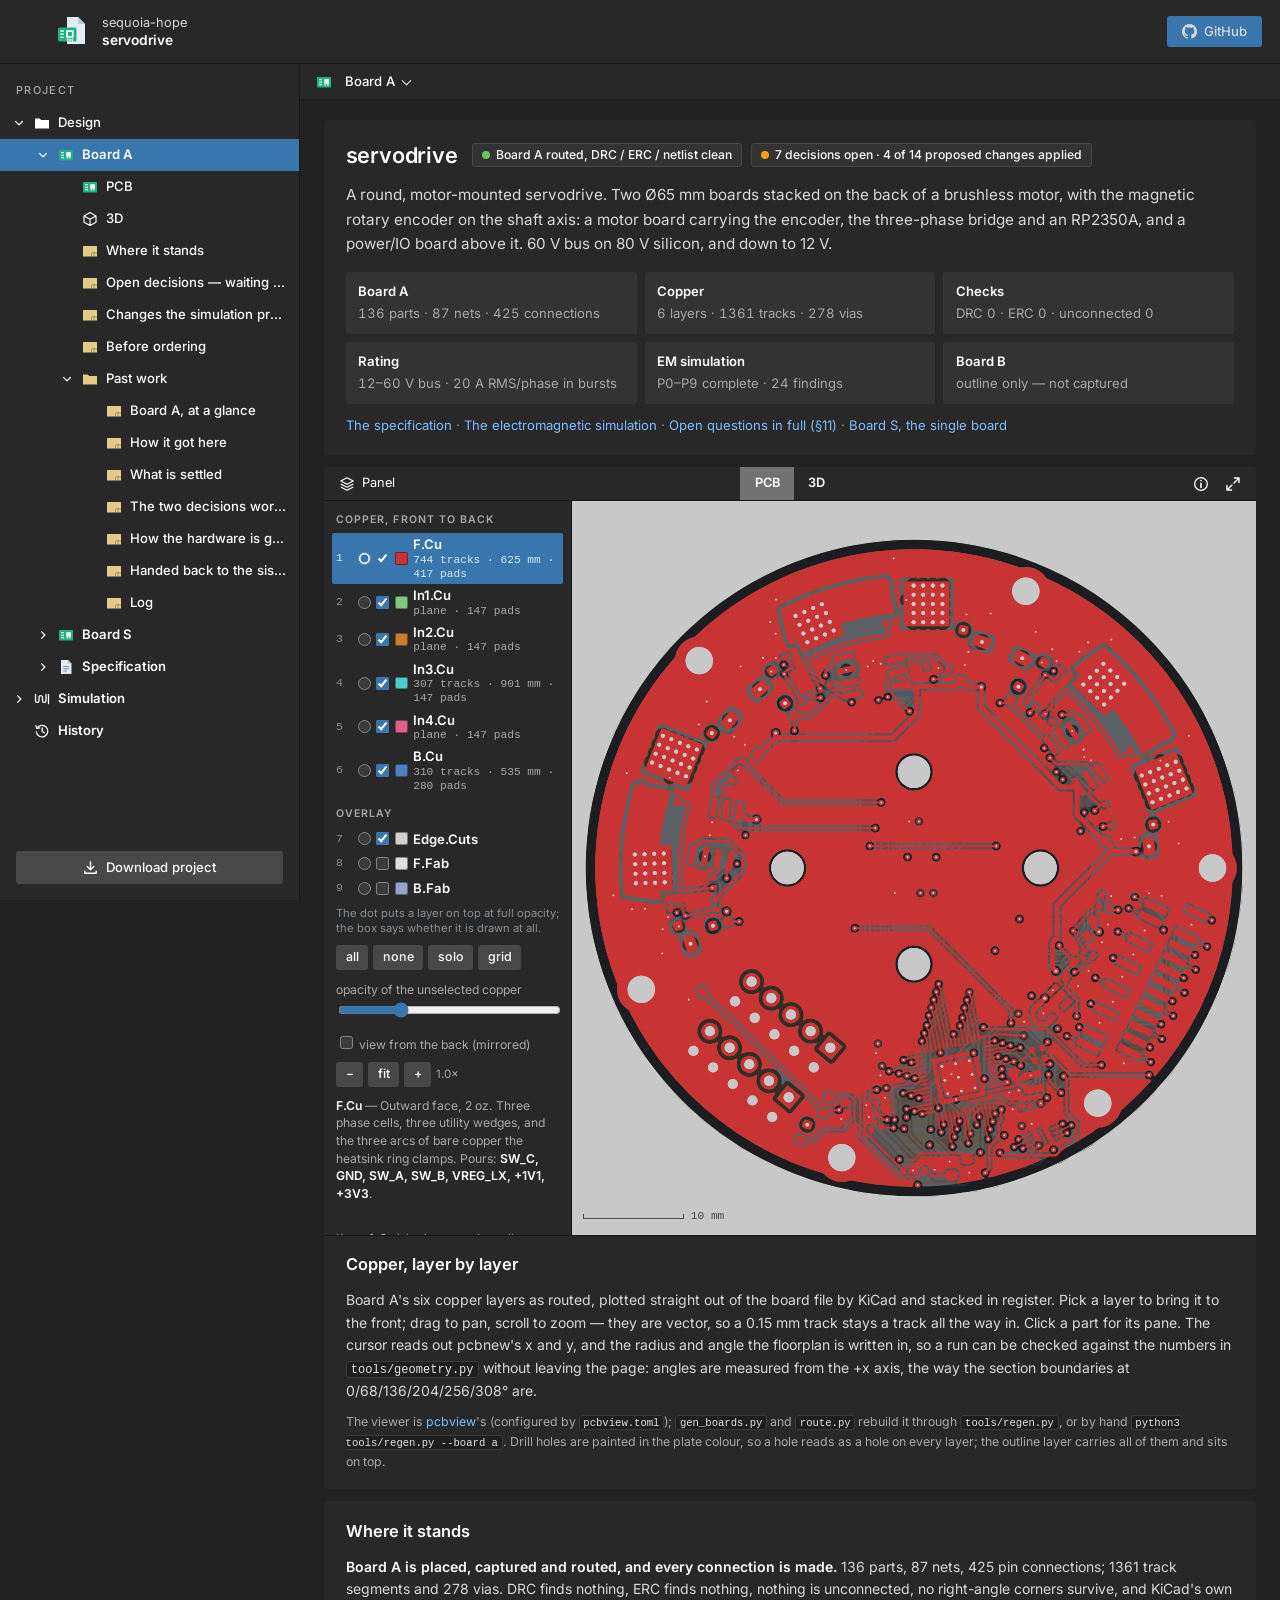
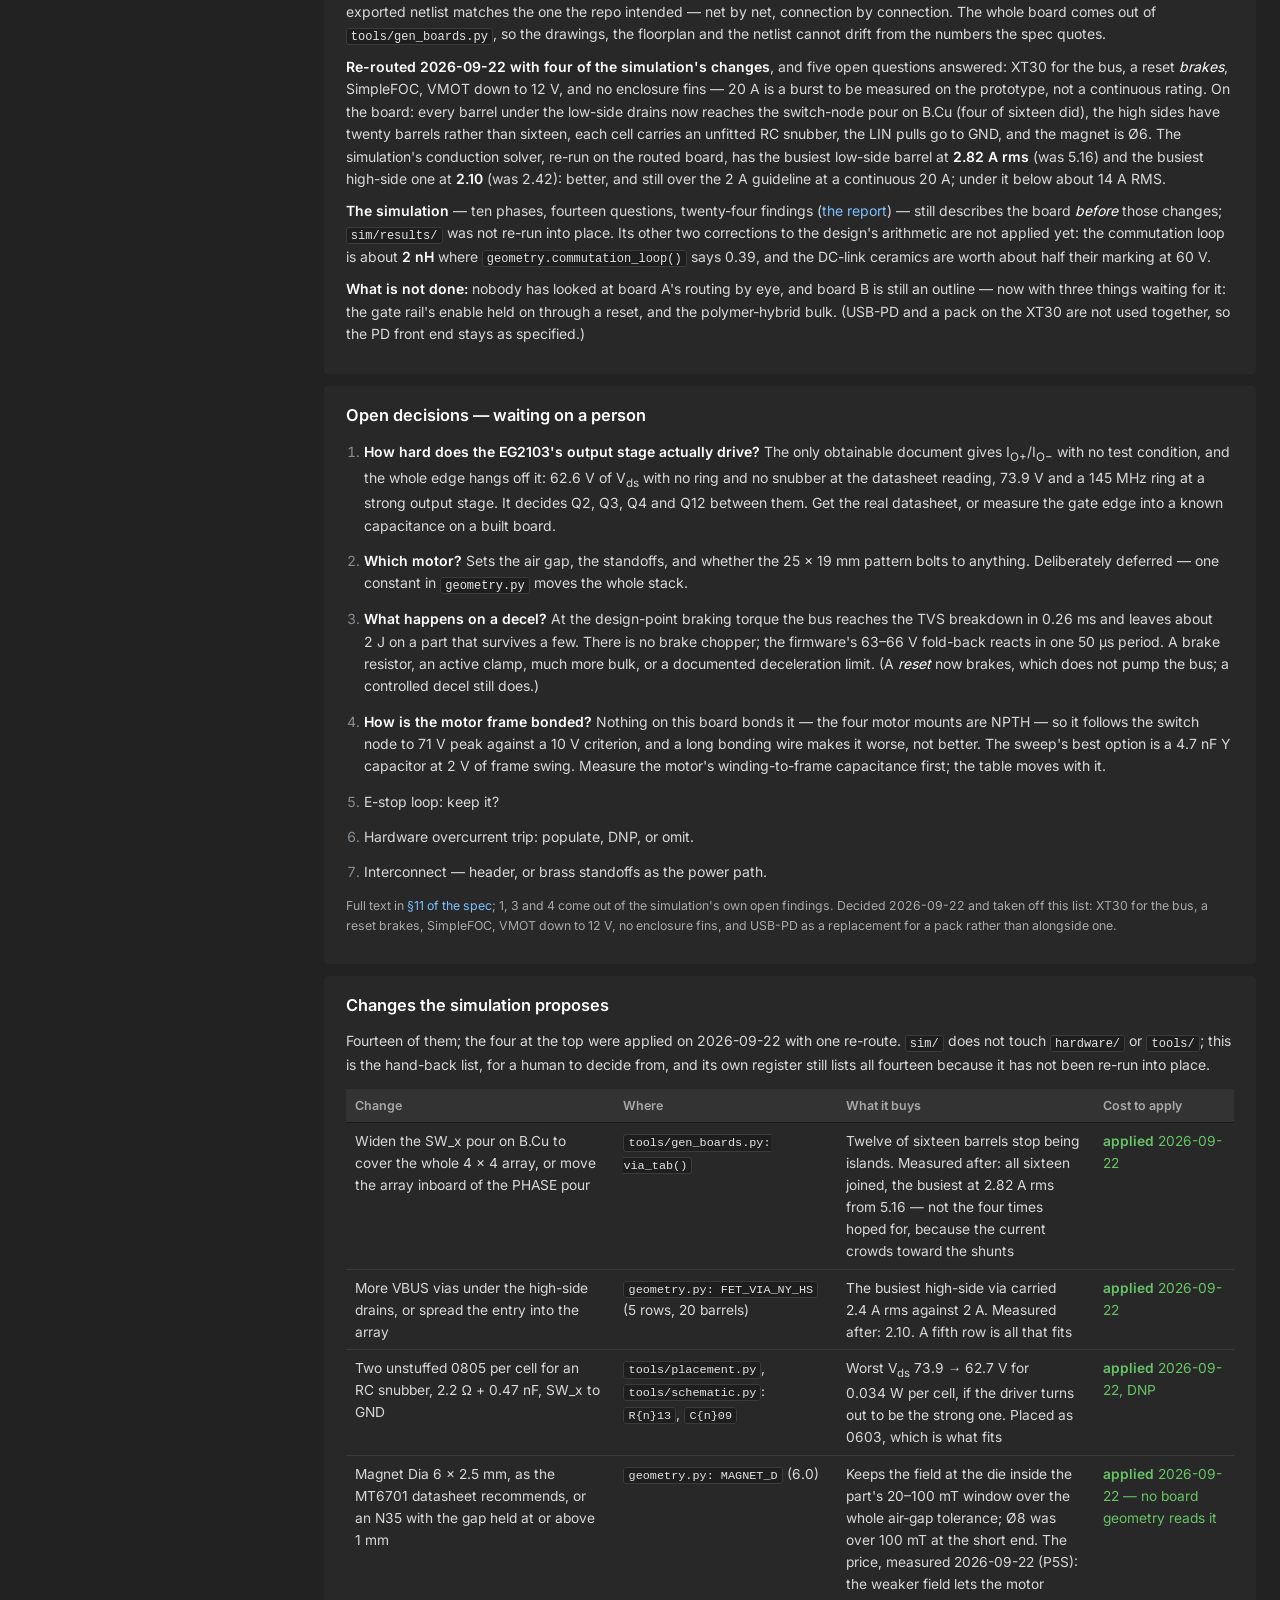
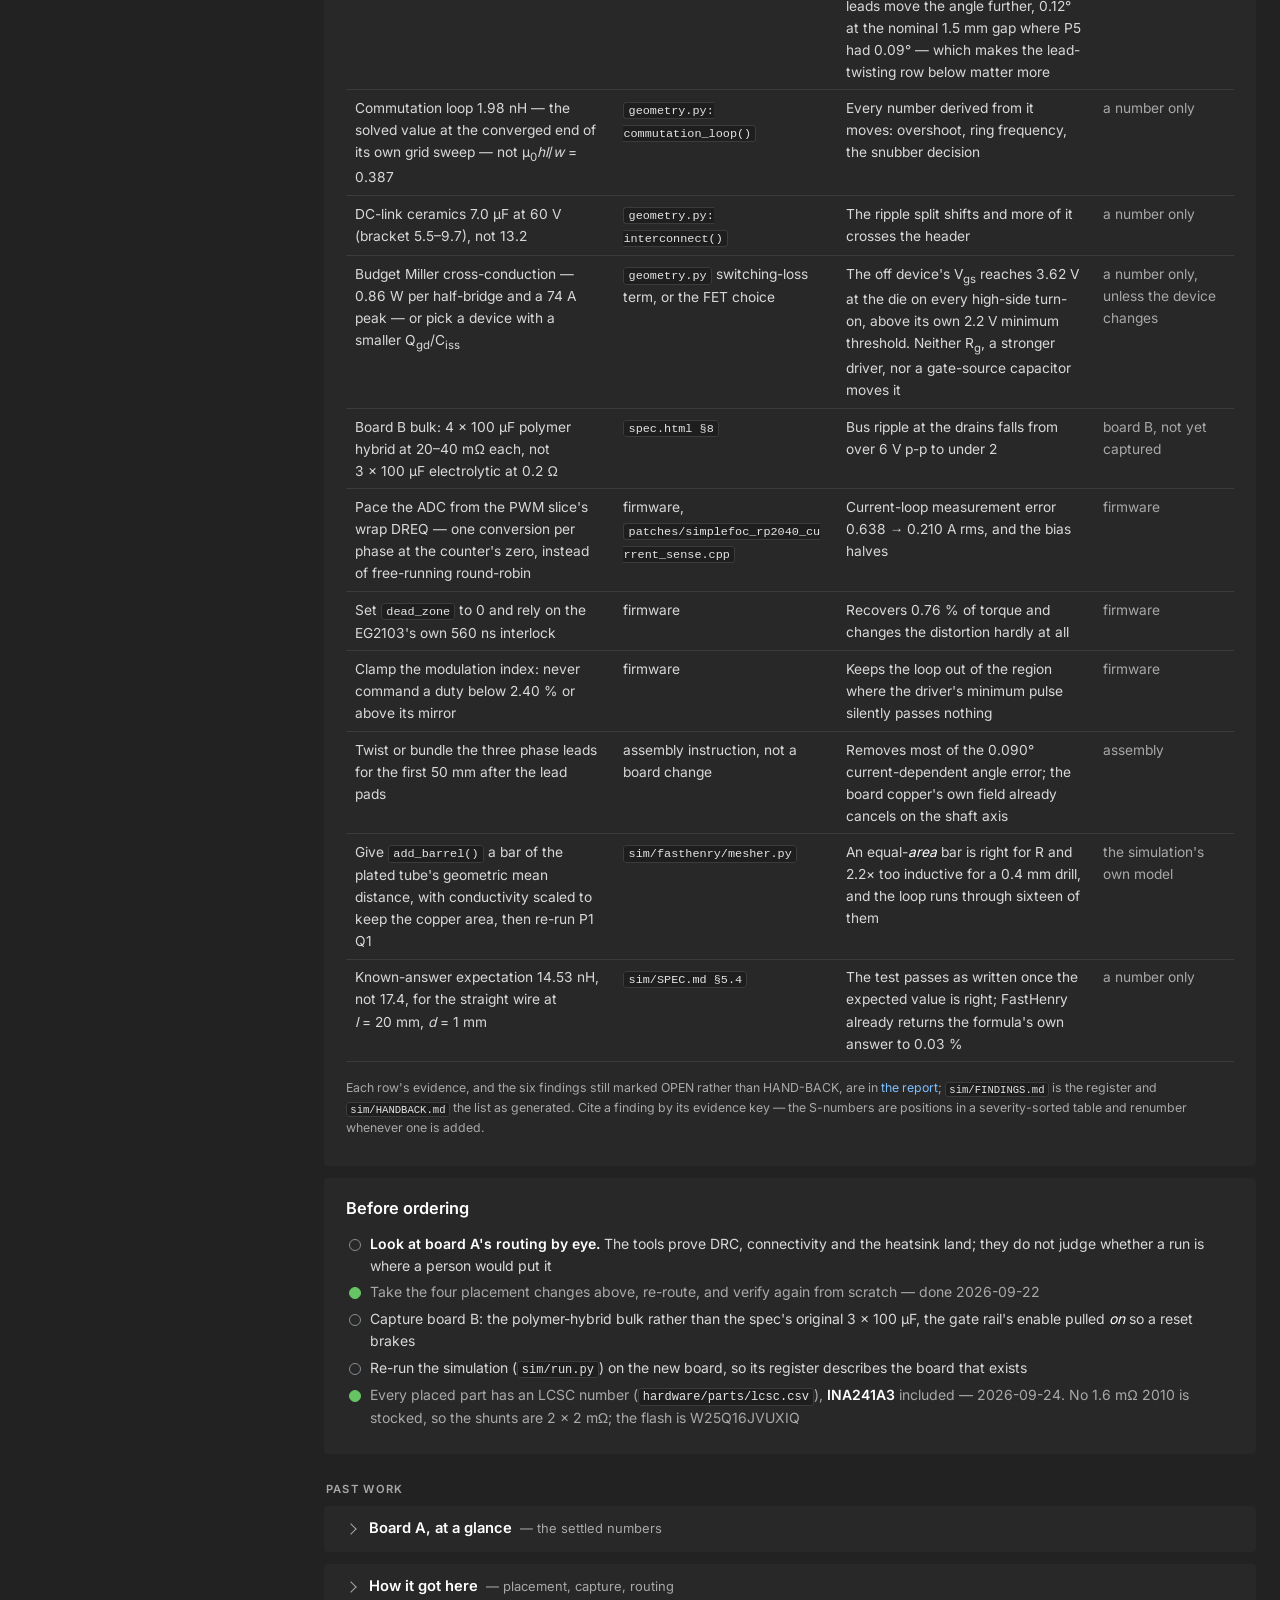
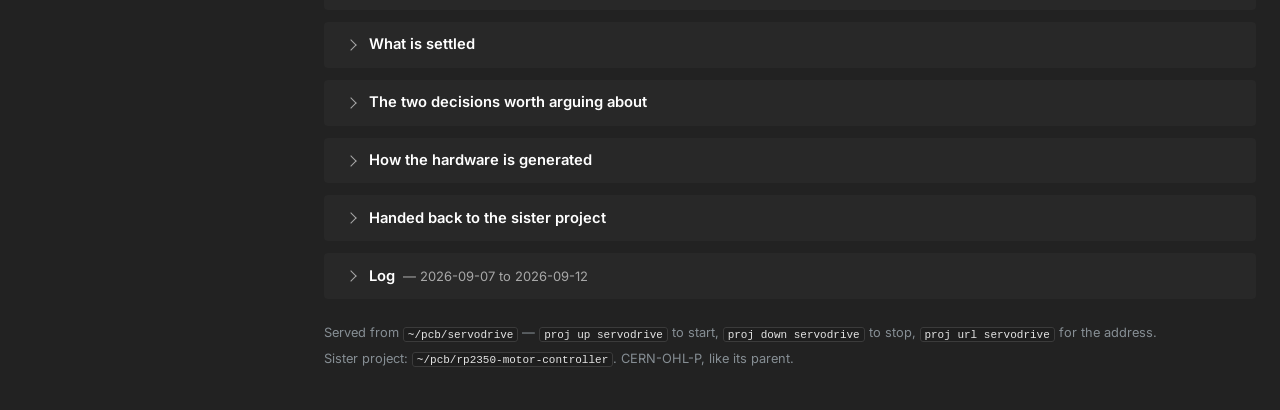
<file: index.html>
<!doctype html>
<html lang="en">
<head>
<meta charset="utf-8">
<meta name="viewport" content="width=device-width, initial-scale=1, viewport-fit=cover">
<title>servodrive — status</title>
<link rel="stylesheet" href="style.css">
<script src="shell.js"></script>
</head>
<body>

<header>
  <div class="title">
    <h1>servodrive</h1>
    <span class="state active"><span class="dot"></span>Board A routed, DRC / ERC / netlist clean</span>
    <span class="state draft"><span class="dot"></span>7 decisions open &middot; 4 of 14 proposed changes applied</span>
  </div>
  <p class="lede">A round, motor-mounted servodrive. Two &#216;65&nbsp;mm boards stacked on the
  back of a brushless motor, with the magnetic rotary encoder on the shaft axis: a motor board
  carrying the encoder, the three-phase bridge and an RP2350A, and a power/IO board above it.
  60&nbsp;V bus on 80&nbsp;V silicon, and down to 12&nbsp;V.</p>

  <div class="stats">
    <div class="stat"><b>Board A</b><span>136 parts &middot; 87 nets &middot; 425 connections</span></div>
    <div class="stat"><b>Copper</b><span>6 layers &middot; 1361 tracks &middot; 278 vias</span></div>
    <div class="stat"><b>Checks</b><span>DRC 0 &middot; ERC 0 &middot; unconnected 0</span></div>
    <div class="stat"><b>Rating</b><span>12&ndash;60 V bus &middot; 20 A RMS/phase in bursts</span></div>
    <div class="stat"><b>EM simulation</b><span>P0&ndash;P9 complete &middot; 24 findings</span></div>
    <div class="stat"><b>Board B</b><span>outline only &mdash; not captured</span></div>
  </div>
  <p class="meta"><a href="spec.html">The specification</a> &middot;
  <a href="sim/report/index.html">The electromagnetic simulation</a> &middot;
  <a href="spec.html#s11">Open questions in full (&sect;11)</a> &middot;
  <a href="single.html">Board S, the single board</a></p>
</header>

<main>

<!-- pcbview:begin -->
<!-- written by pcbview (python3 -m pcbview build pcbview.toml): change the config, not this -->
<link rel="stylesheet" href="viewer/assets/viewer.css">
<section class="vw" data-pv-embed aria-label="Board A: schematic, PCB and 3D">
  <div class="vw-bar">
    <div class="vw-left"><button data-vw="layers" aria-pressed="true"
      title="show or hide the side panel"><svg viewBox="0 0 16 16" aria-hidden="true"><path d="M8 1.8 14.2 5 8 8.2 1.8 5z" fill="none" stroke="currentColor" stroke-width="1.2" stroke-linejoin="round"/><path d="M1.8 8 8 11.2 14.2 8M1.8 11 8 14.2 14.2 11" fill="none" stroke="currentColor" stroke-width="1.2" stroke-linejoin="round"/></svg><span>Panel</span></button></div>
    <div class="vw-tabs" role="tablist" aria-label="view"><button role="tab" data-tab="copper" aria-controls="copper" aria-selected="true">PCB</button><button role="tab" data-tab="board3d" aria-controls="board3d" aria-selected="false">3D</button></div>
    <div class="vw-tools">
      <button data-vw="info" title="about this board" aria-label="about this board"><svg viewBox="0 0 16 16" aria-hidden="true"><circle cx="8" cy="8" r="6.3" fill="none" stroke="currentColor" stroke-width="1.3"/><path d="M8 7.2v4.2M8 4.6v.1" stroke="currentColor" stroke-width="1.6" stroke-linecap="round"/></svg></button>
      <button data-vw="full" title="full screen" aria-label="full screen"><svg viewBox="0 0 16 16" aria-hidden="true"><path d="M9.5 2h4.5v4.5M14 2 9 7M6.5 14H2V9.5M2 14l5-5" fill="none" stroke="currentColor" stroke-width="1.4" stroke-linecap="round" stroke-linejoin="round"/></svg></button>
    </div>
  </div>
  
  
  <div class="vw-panel" id="copper" data-dir="viewer/a/layers/" data-parts="viewer/a/3d/parts.json" role="tabpanel">
    <div class="cu">
      <div class="cu-panel">
        <div id="cu-layers"></div>
        <p class="cu-hint" style="margin-top:.3rem">The dot puts a layer on top at full
        opacity; the box says whether it is drawn at all.</p>
        <div class="cu-row">
          <button data-act="all" title="show every layer">all</button>
          <button data-act="none" title="show only the selected layer">none</button>
          <button data-act="solo" title="the selected layer and the outline only">solo</button>
          <button data-act="grid" title="the copper layers side by side">grid</button>
        </div>
        <label class="cu-ctl">opacity of the unselected copper
          <input type="range" id="cu-dim" min="0" max="60" value="16"></label>
        <label class="cu-ctl"><input type="checkbox" id="cu-mirror">
          view from the back (mirrored)</label>
        <div class="cu-row">
          <button data-act="out" title="zoom out">&minus;</button>
          <button data-act="fit" title="fit the board">fit</button>
          <button data-act="in" title="zoom in">+</button>
          <span class="sub" id="cu-zoom">1.0&times;</span>
        </div>
        <p class="cu-note" id="cu-note"></p>
        <p class="cu-read" id="cu-read"></p>
        <p class="cu-hint">Keys: <b>1</b>&ndash;<b>9</b> pick a layer, <b>s</b> solo,
        <b>a</b> all, <b>m</b> mirror, <b>0</b> fit. Click a part for its pane;
        coordinates are pcbnew&rsquo;s, in millimetres.</p>
        <p class="cu-hint" id="cu-stats"></p>
      </div>
      <div class="cu-canvas">
        <div class="cu-plate" id="cu-plate">
          <div class="cu-pan" id="cu-pan"><div class="cu-flip" id="cu-flip"></div></div>
          <div class="cu-scale"><i id="cu-bar"></i><span id="cu-barlab"></span></div>
          <div class="cu-back" id="cu-back"></div>
          <p class="b3-msg" id="cu-fallback" hidden></p>
        </div>
        <div class="cu-grid" id="cu-gridbox" hidden></div>
      </div>
      <aside class="b3-info pv-pane" id="cu-info" aria-label="the selected part" hidden>
        <div class="b3-ih"><b class="pv-iref"></b><button class="b3-x" title="close"
          aria-label="close the part pane">&times;</button></div>
        <div class="b3-ib pv-ib"></div>
      </aside>
    </div>
  </div>
  
  <div class="vw-panel" id="board3d" data-dir="viewer/a/3d/" role="tabpanel" hidden>
    <div class="b3">
      <div class="b3-bar">
        <div class="cu-row" role="group" aria-label="view">
          <button data-view="front" title="the front face, as pcbnew draws it">front</button>
          <button data-view="back" title="the back face, turned over left to right">back</button>
          <button data-view="tilt" title="from the front, tilted towards you">tilted</button>
          <button data-view="edge" title="edge on: how tall each face stands">edge</button>
        </div>
        <div class="b3-layers" id="b3-layers"></div>
        <label class="b3-find">find <input id="b3-find" list="b3-refs" placeholder="U1"
          disabled spellcheck="false" autocomplete="off" title="a reference, e.g. U1"></label>
        <datalist id="b3-refs"></datalist>
      </div>
      <div class="b3-body">
        <div class="b3-stage" id="b3-stage">
          <p class="b3-msg" id="b3-msg">The model loads when this tab is open.</p>
          <div class="b3-tag" id="b3-tag" hidden></div>
        </div>
        <aside class="b3-info pv-pane" id="b3-info" aria-label="the selected part" hidden>
          <div class="b3-ih"><b class="pv-iref"></b><button class="b3-x" title="close"
            aria-label="close the part pane">&times;</button></div>
          <div class="b3-ib pv-ib"></div>
        </aside>
      </div>
      <p class="b3-facts" id="b3-facts"></p>
    </div>
  </div>
  
  <div class="vw-panel pv-over" id="overview" role="tabpanel" hidden>
    <div class="pv-card">
      <h1>Board A</h1>
      <p class="pv-lede">The power board of the two-board servodrive: three phase cells, the RP2350A and the MT6701 encoder on a Ø65 mm six-layer board that bolts to the back of the motor.</p>
      <dl class="pv-facts"><dt>Source</dt><dd><code>hardware/motor_board/servodrive_A.kicad_pcb</code></dd><dt>Board</dt><dd>&Oslash;65 mm<small>6 copper layers, 1.6 mm thick</small></dd><dt>Parts</dt><dd>140 footprints<small>82 on the front, 58 on the back</small></dd><dt>Copper</dt><dd>87 nets, 1,361 track segments, 278 vias<small>2,062 mm of routed track</small></dd><dt>3D</dt><dd>120 of 140 parts drawn from a model<small>3 through an older KiCad&rsquo;s library variable (<code>${KICAD6_3DMODEL_DIR}</code> and so on), read as KiCad 9&rsquo;s library</small><small>L701 with a stand-in from the project file</small><small>20 name no model (H1&ndash;H4, H10&ndash;H15, J1&ndash;J3, TL1&ndash;TL3, TP1&ndash;TP4)</small></dd></dl>
      <p class="cu-hint">Built 2026-10-03 00:11 by pcbview from the KiCad files above:
      <code>python3 -m pcbview build pcbview.toml</code>. Nothing here is drawn by hand &mdash; the layer plots, the model and the
      sheets are KiCad&rsquo;s own exports.</p>
    </div>
  </div>
</section>
<script src="viewer/assets/parts.js" defer></script>
<script src="viewer/assets/gesture.js" defer></script>
<script src="viewer/assets/viewer.js" defer></script>
<script src="viewer/assets/copper.js" defer></script>
<script src="viewer/assets/sch.js" defer></script>
<script type="importmap">{"imports": {"three": "./viewer/assets/vendor/three.module.js"}}</script>
<script type="module" src="viewer/assets/board3d.js"></script>
<!-- pcbview:end -->
  <div class="vw-about" data-pv-note="copper">
    <h2>Copper, layer by layer</h2>
    <p>Board A's six copper layers as routed, plotted straight out of the board file by KiCad
    and stacked in register. Pick a layer to bring it to the front; drag to pan, scroll to zoom
    &mdash; they are vector, so a 0.15&nbsp;mm track stays a track all the way in. Click a part for
    its pane. The cursor reads out pcbnew's x and y, and the radius and angle the floorplan is
    written in, so a run can be checked against the numbers in <code>tools/geometry.py</code>
    without leaving the page: angles are measured from the +x axis, the way the section
    boundaries at 0/68/136/204/256/308&deg; are.</p>
    <p class="sub">The viewer is <a href="https://github.com/sequoia-hope/pcbview">pcbview</a>'s (configured by
    <code>pcbview.toml</code>); <code>gen_boards.py</code> and <code>route.py</code> rebuild it
    through <code>tools/regen.py</code>, or by hand <code>python3 tools/regen.py --board a</code>.
    Drill holes are painted in the plate colour, so a hole reads as a hole on every layer; the
    outline layer carries all of them and sits on top.</p>
  </div>
  <div class="vw-about" data-pv-note="board3d" hidden>
    <h2>The board in 3D</h2>
    <p>Board A as routed, every part that has a model standing on it, exported through KiCad's
    own GLB exporter. Drag to turn it over, right-drag to pan, scroll to zoom. Hover a part for
    its reference, value and footprint; click it for the pane on the right &mdash; what it is for,
    where it sits, how tall it stands, and the net on every pin. Double-click or type a reference
    to fly to it. Turn off the mask to see the copper under it, the laminate to see both faces'
    copper at once; the edge view shows how tall each face stands.</p>
    <p class="sub">Board S is in the same viewer on <a href="single.html#board3d">its own page</a>.</p>
  </div>

  <section>
    <h2>Where it stands</h2>
    <p><strong>Board A is placed, captured and routed, and every connection is made.</strong>
    136 parts, 87 nets, 425 pin connections; 1361 track segments and 278 vias. DRC finds
    nothing, ERC finds nothing, nothing is unconnected, no right-angle corners survive, and
    KiCad's own exported netlist matches the one the repo intended &mdash; net by net,
    connection by connection. The whole board comes out of
    <code>tools/gen_boards.py</code>, so the drawings, the floorplan and the netlist cannot
    drift from the numbers the spec quotes.</p>
    <p><strong>Re-routed 2026-09-22 with four of the simulation's changes</strong>, and five
    open questions answered: XT30 for the bus, a reset <em>brakes</em>, SimpleFOC, VMOT down to
    12&nbsp;V, and no enclosure fins &mdash; 20&nbsp;A is a burst to be measured on the
    prototype, not a continuous rating. On the board: every barrel under the low-side drains now
    reaches the switch-node pour on B.Cu (four of sixteen did), the high sides have twenty
    barrels rather than sixteen, each cell carries an unfitted RC snubber, the LIN pulls go to
    GND, and the magnet is &#216;6. The simulation's conduction solver, re-run on the routed
    board, has the busiest low-side barrel at <strong>2.82&nbsp;A rms</strong> (was 5.16) and
    the busiest high-side one at <strong>2.10</strong> (was 2.42): better, and still over the
    2&nbsp;A guideline at a continuous 20&nbsp;A; under it below about 14&nbsp;A RMS.</p>
    <p><strong>The simulation</strong> &mdash; ten phases, fourteen questions, twenty-four
    findings (<a href="sim/report/index.html">the report</a>) &mdash; still describes the board
    <em>before</em> those changes; <code>sim/results/</code> was not re-run into place. Its
    other two corrections to the design's arithmetic are not applied yet: the commutation loop
    is about <strong>2&nbsp;nH</strong> where <code>geometry.commutation_loop()</code> says
    0.39, and the DC-link ceramics are worth about half their marking at 60&nbsp;V.</p>
    <p><strong>What is not done:</strong> nobody has looked at board A's routing by eye, and
    board B is still an outline &mdash; now with three things waiting for it: the gate rail's
    enable held on through a reset, and the polymer-hybrid bulk. (USB-PD and a pack on the XT30
    are not used together, so the PD front end stays as specified.)</p>
  </section>

  <section>
    <h2>Open decisions &mdash; waiting on a person</h2>
    <ol class="q">
      <li><strong>How hard does the EG2103's output stage actually drive?</strong> The only
      obtainable document gives I<sub>O+</sub>/I<sub>O&minus;</sub> with no test condition, and
      the whole edge hangs off it: 62.6&nbsp;V of V<sub>ds</sub> with no ring and no snubber at
      the datasheet reading, 73.9&nbsp;V and a 145&nbsp;MHz ring at a strong output stage. It
      decides Q2, Q3, Q4 and Q12 between them. Get the real datasheet, or measure the gate edge
      into a known capacitance on a built board.</li>
      <li><strong>Which motor?</strong> Sets the air gap, the standoffs, and whether the
      25&nbsp;&#215;&nbsp;19&nbsp;mm pattern bolts to anything. Deliberately deferred &mdash;
      one constant in <code>geometry.py</code> moves the whole stack.</li>
      <li><strong>What happens on a decel?</strong> At the design-point braking torque the bus
      reaches the TVS breakdown in 0.26&nbsp;ms and leaves about 2&nbsp;J on a part that
      survives a few. There is no brake chopper; the firmware's 63&ndash;66&nbsp;V fold-back
      reacts in one 50&nbsp;&micro;s period. A brake resistor, an active clamp, much more bulk,
      or a documented deceleration limit. (A <em>reset</em> now brakes, which does not pump the
      bus; a controlled decel still does.)</li>
      <li><strong>How is the motor frame bonded?</strong> Nothing on this board bonds it
      &mdash; the four motor mounts are NPTH &mdash; so it follows the switch node to
      71&nbsp;V peak against a 10&nbsp;V criterion, and a long bonding wire makes it worse,
      not better. The sweep's best option is a 4.7&nbsp;nF Y capacitor at 2&nbsp;V of frame
      swing. Measure the motor's winding-to-frame capacitance first; the table moves with it.</li>
      <li>E-stop loop: keep it?</li>
      <li>Hardware overcurrent trip: populate, DNP, or omit.</li>
      <li>Interconnect &mdash; header, or brass standoffs as the power path.</li>
    </ol>
    <p class="sub">Full text in <a href="spec.html#s11">&sect;11 of the spec</a>; 1, 3 and 4
    come out of the simulation's own open findings. Decided 2026-09-22 and taken off this list:
    XT30 for the bus, a reset brakes, SimpleFOC, VMOT down to 12&nbsp;V, no enclosure fins, and
    USB-PD as a replacement for a pack rather than alongside one.</p>
  </section>

  <section>
    <h2>Changes the simulation proposes</h2>
    <p>Fourteen of them; the four at the top were applied on 2026-09-22 with one re-route.
    <code>sim/</code> does not touch <code>hardware/</code> or <code>tools/</code>; this is the
    hand-back list, for a human to decide from, and its own register still lists all fourteen
    because it has not been re-run into place.</p>
    <table class="hb">
    <thead>
      <tr><th>Change</th><th>Where</th><th>What it buys</th><th>Cost to apply</th></tr>
    </thead>
    <tbody>
    <tr>
      <td>Widen the SW_x pour on B.Cu to cover the whole 4&nbsp;&#215;&nbsp;4 array, or move the
          array inboard of the PHASE pour</td>
      <td><code>tools/gen_boards.py: via_tab()</code></td>
      <td>Twelve of sixteen barrels stop being islands. Measured after: all sixteen joined, the
          busiest at 2.82&nbsp;A rms from 5.16 &mdash; not the four times hoped for, because the
          current crowds toward the shunts</td>
      <td class="fix"><strong>applied</strong> 2026-09-22</td>
    </tr>
    <tr>
      <td>More VBUS vias under the high-side drains, or spread the entry into the array</td>
      <td><code>geometry.py: FET_VIA_NY_HS</code> (5 rows, 20 barrels)</td>
      <td>The busiest high-side via carried 2.4&nbsp;A rms against 2&nbsp;A. Measured after:
          2.10. A fifth row is all that fits</td>
      <td class="fix"><strong>applied</strong> 2026-09-22</td>
    </tr>
    <tr>
      <td>Two unstuffed 0805 per cell for an RC snubber, 2.2&nbsp;&#8486;&nbsp;+&nbsp;0.47&nbsp;nF,
          SW_x to GND</td>
      <td><code>tools/placement.py</code>, <code>tools/schematic.py</code>:
          <code>R{n}13</code>, <code>C{n}09</code></td>
      <td>Worst V<sub>ds</sub> 73.9&nbsp;&rarr;&nbsp;62.7&nbsp;V for 0.034&nbsp;W per cell, if
          the driver turns out to be the strong one. Placed as 0603, which is what fits</td>
      <td class="fix"><strong>applied</strong> 2026-09-22, DNP</td>
    </tr>
    <tr>
      <td>Magnet Dia&nbsp;6&nbsp;&#215;&nbsp;2.5&nbsp;mm, as the MT6701 datasheet recommends, or
          an N35 with the gap held at or above 1&nbsp;mm</td>
      <td><code>geometry.py: MAGNET_D</code> (6.0)</td>
      <td>Keeps the field at the die inside the part's 20&ndash;100&nbsp;mT window over the
          whole air-gap tolerance; &#216;8 was over 100&nbsp;mT at the short end. The price,
          measured 2026-09-22 (P5S): the weaker field lets the motor leads move the angle
          further, 0.12&deg; at the nominal 1.5&nbsp;mm gap where P5 had 0.09&deg; &mdash; which makes
          the lead-twisting row below matter more</td>
      <td class="fix"><strong>applied</strong> 2026-09-22 &mdash; no board geometry reads it</td>
    </tr>
    <tr>
      <td>Commutation loop 1.98&nbsp;nH &mdash; the solved value at the converged end of its own
          grid sweep &mdash; not &micro;<sub>0</sub><i>hl</i>/<i>w</i> = 0.387</td>
      <td><code>geometry.py: commutation_loop()</code></td>
      <td>Every number derived from it moves: overshoot, ring frequency, the snubber decision</td>
      <td class="keep">a number only</td>
    </tr>
    <tr>
      <td>DC-link ceramics 7.0&nbsp;&micro;F at 60&nbsp;V (bracket 5.5&ndash;9.7), not 13.2</td>
      <td><code>geometry.py: interconnect()</code></td>
      <td>The ripple split shifts and more of it crosses the header</td>
      <td class="keep">a number only</td>
    </tr>
    <tr>
      <td>Budget Miller cross-conduction &mdash; 0.86&nbsp;W per half-bridge and a 74&nbsp;A peak
          &mdash; or pick a device with a smaller Q<sub>gd</sub>/C<sub>iss</sub></td>
      <td><code>geometry.py</code> switching-loss term, or the FET choice</td>
      <td>The off device's V<sub>gs</sub> reaches 3.62&nbsp;V at the die on every high-side
          turn-on, above its own 2.2&nbsp;V minimum threshold. Neither R<sub>g</sub>, a stronger
          driver, nor a gate-source capacitor moves it</td>
      <td class="keep">a number only, unless the device changes</td>
    </tr>
    <tr>
      <td>Board B bulk: 4&nbsp;&#215;&nbsp;100&nbsp;&micro;F polymer hybrid at
          20&ndash;40&nbsp;m&#8486; each, not 3&nbsp;&#215;&nbsp;100&nbsp;&micro;F electrolytic
          at 0.2&nbsp;&#8486;</td>
      <td><code>spec.html &sect;8</code></td>
      <td>Bus ripple at the drains falls from over 6&nbsp;V p-p to under 2</td>
      <td class="keep">board B, not yet captured</td>
    </tr>
    <tr>
      <td>Pace the ADC from the PWM slice's wrap DREQ &mdash; one conversion per phase at the
          counter's zero, instead of free-running round-robin</td>
      <td>firmware, <code>patches/simplefoc_rp2040_current_sense.cpp</code></td>
      <td>Current-loop measurement error 0.638&nbsp;&rarr;&nbsp;0.210&nbsp;A rms, and the bias
          halves</td>
      <td class="keep">firmware</td>
    </tr>
    <tr>
      <td>Set <code>dead_zone</code> to 0 and rely on the EG2103's own 560&nbsp;ns interlock</td>
      <td>firmware</td>
      <td>Recovers 0.76&nbsp;% of torque and changes the distortion hardly at all</td>
      <td class="keep">firmware</td>
    </tr>
    <tr>
      <td>Clamp the modulation index: never command a duty below 2.40&nbsp;% or above its mirror</td>
      <td>firmware</td>
      <td>Keeps the loop out of the region where the driver's minimum pulse silently passes
          nothing</td>
      <td class="keep">firmware</td>
    </tr>
    <tr>
      <td>Twist or bundle the three phase leads for the first 50&nbsp;mm after the lead pads</td>
      <td>assembly instruction, not a board change</td>
      <td>Removes most of the 0.090&deg; current-dependent angle error; the board copper's own
          field already cancels on the shaft axis</td>
      <td class="keep">assembly</td>
    </tr>
    <tr>
      <td>Give <code>add_barrel()</code> a bar of the plated tube's geometric mean distance, with
          conductivity scaled to keep the copper area, then re-run P1 Q1</td>
      <td><code>sim/fasthenry/mesher.py</code></td>
      <td>An equal-<em>area</em> bar is right for R and 2.2&times; too inductive for a
          0.4&nbsp;mm drill, and the loop runs through sixteen of them</td>
      <td class="keep">the simulation's own model</td>
    </tr>
    <tr>
      <td>Known-answer expectation 14.53&nbsp;nH, not 17.4, for the straight wire at
          <i>l</i>&nbsp;=&nbsp;20&nbsp;mm, <i>d</i>&nbsp;=&nbsp;1&nbsp;mm</td>
      <td><code>sim/SPEC.md &sect;5.4</code></td>
      <td>The test passes as written once the expected value is right; FastHenry already returns
          the formula's own answer to 0.03&nbsp;%</td>
      <td class="keep">a number only</td>
    </tr>
    </tbody>
    </table>
    <p class="sub">Each row's evidence, and the six findings still marked OPEN rather than
    HAND-BACK, are in <a href="sim/report/index.html#Summary">the report</a>;
    <code>sim/FINDINGS.md</code> is the register and <code>sim/HANDBACK.md</code> the list as
    generated. Cite a finding by its evidence key &mdash; the S-numbers are positions in a
    severity-sorted table and renumber whenever one is added.</p>
  </section>

  <section>
    <h2>Before ordering</h2>
    <ul class="checks">
      <li><strong>Look at board A's routing by eye.</strong> The tools prove DRC, connectivity
      and the heatsink land; they do not judge whether a run is where a person would put it</li>
      <li class="done">Take the four placement changes above, re-route, and verify again from
      scratch &mdash; done 2026-09-22</li>
      <li>Capture board B: the polymer-hybrid bulk rather than the spec's original
      3&nbsp;&#215;&nbsp;100&nbsp;&micro;F, the gate rail's enable pulled <em>on</em> so a
      reset brakes</li>
      <li>Re-run the simulation (<code>sim/run.py</code>) on the new board, so its register
      describes the board that exists</li>
      <li class="done">Every placed part has an LCSC number (<code>hardware/parts/lcsc.csv</code>),
      <strong>INA241A3</strong> included &mdash; 2026-09-24. No 1.6&nbsp;m&#8486; 2010 is stocked,
      so the shunts are 2&nbsp;&#215;&nbsp;2&nbsp;m&#8486;; the flash is W25Q16JVUXIQ</li>
    </ul>
  </section>

  <h2 class="archhead">Past work</h2>

  <details class="arch">
    <summary>Board A, at a glance <span class="sub">&mdash; the settled numbers</span></summary>
    <table>
    <tbody>
    <tr><th>Form</th><td>Two &#216;65 mm round boards; motor board bolts to the encoder's
        4&nbsp;&#215;&nbsp;M3 pattern, power/IO board to six perimeter M2.5</td></tr>
    <tr><th>Sections</th><td>Three 68&deg; phase cells adjacent over 0&#8211;204&deg;, then three
        52&deg; utility wedges. Six M2.5 on the section boundaries, at
        0/68/136/204/256/308&deg;</td></tr>
    <tr><th>Encoder</th><td>MT6701 on the shaft axis, SSI to the CPU on the same board — no
        cable, no line drivers, no encoder port</td></tr>
    <tr><th>Heat</th><td>279 mm&sup2; of bare copper laid out for an aluminium ring. No fins:
        the drive runs below its peak current, and bursts are measured on the prototype</td></tr>
    <tr><th>Bus</th><td>60 V nominal, 12 V minimum, 80 V silicon, TVS breakdown 71–79 V; XT30</td></tr>
    <tr><th>Phase current</th><td><strong>20 A RMS per phase</strong>, a burst figure — 28.3 A peak,
        &plusmn;32 A of sense, 10.7 W if it were continuous</td></tr>
    <tr><th>CPU</th><td>RP2350A, QFN-60. Three PWM slices for three half-bridges; four ADC
        channels, all spoken for</td></tr>
    <tr><th>Sensing</th><td>Two inline 1.0 m&#8486; shunts (2 &#215; 2 m&#8486;) + <strong>INA241A3</strong> at
        50 V/V = 50 mV/A → ±29.0 A, third phase reconstructed; bus voltage; FET
        temperature</td></tr>
    <tr><th>Gate drive</th><td>EG2103 on a 12 V rail — <em>not</em> the sister board's EG3113
        at 5 V, for two separate reasons. Six 4.7 k input pulls, which two errata made
        compulsory, all to GND: a reset brakes. RC snubber footprints, DNP</td></tr>
    <tr><th>I/O</th><td>USB-C with full PD — a 20 V contract feeds VMOT and runs the motor —
        and full-duplex RS-485 on two chained ports</td></tr>
    </tbody>
    </table>
  </details>

  <details class="arch">
    <summary>How it got here <span class="sub">&mdash; placement, capture, routing</span></summary>
    <p>The first routed board made 69 of 170 connections and blamed the driver ring. Measuring it
    said otherwise: nearly every open connection ended at the RP2350, which had no room to fan
    out. The second pass rebuilt the CPU wedge around a clear band for a four-row escape, turned
    the FETs so their gates face the driver row, rearranged the sense row for arcs, and took the
    regulator cluster from Raspberry Pi's reference design. Then the connections freerouting does
    badly — the QFN escape, the gates, the sense nets — were made as copper by a tool before the
    router ran. The last three connections turned out to be arithmetic rather than routing: the
    escape via rows were 0.71 mm apart and a track passing between two of them needs 0.91, so
    there was no radial lane out of the via field at all. Moving the outermost row out 0.2 mm
    bought one, and freerouting finished the board in its first round. &sect;10 and &sect;10b of
    the spec have the detail.</p>
    <p>The phase cells are <strong>68&deg;</strong>, not the 60 the floorplan sweep promised.
    Routing found that the channel interior to the screws can only hold parts whose nets are
    ground or the phase output, so five per cell came back in and the cells had to pay for them.
    It costs the even bolt circle and buys 29 mm&sup2; of heatsink land.</p>
    <p>The three phase cells are <strong>adjacent</strong> rather than alternating with the
    utility wedges — the RP2350A sits in the middle of the quiet side instead of between two
    switching cells, and the three motor leads leave together.</p>
    <p>Three things unblocked the specification itself. The drive is rated <strong>20 A RMS per
    phase, continuous</strong>, which settles the thermal question by paying for it. The EG2103
    datasheet was read rather than argued about. And the motor is set aside — every dimension
    that depends on it is derived from one constant in <code>geometry.py</code>, so naming the
    motor later moves the whole stack at once.</p>
    <p>Committing to 20 A found two real errors in draft 0.2. Capturing the schematic found
    seven more — the RP2350A had no core-buck inductor, the bus divider would have put 5.5 V on
    a 3.3 V ADC pin, and the MOSFET's symbol and footprint numbered their pins differently,
    which would have wired every FET backwards. That is what capture is for.</p>
  </details>

  <details class="arch">
    <summary>What is settled</summary>
    <ul class="checks">
      <li class="done">&#216;65 mm, both boards</li>
      <li class="done">60 V bus, 12 V minimum, 80 V silicon; <strong>20 A RMS in bursts</strong>,
      not continuous &mdash; no fins (2026-09-22)</li>
      <li class="done">XT30 bus input; SimpleFOC firmware; a reset brakes (2026-09-22)</li>
      <li class="done">Board-side thermal path: 279 mm&sup2; of bare copper for an aluminium ring</li>
      <li class="done">Sense chain resized to reach the design point's 28.3 A peak — twice</li>
      <li class="done">Three phase cells grouped adjacent, 68&deg; each, bolts at
      0/68/136/204/256/308&deg;</li>
      <li class="done">Board A captured: 136 components, 87 nets, ERC clean</li>
      <li class="done">Board A routed: all 425 connections, DRC clean, heatsink land clear</li>
      <li class="done">RP2350 regulator cluster and 1V1 ring from the RP-006440 reference design</li>
      <li class="done">EG2103's LIN is pulled <em>up</em> inside the part — read off the datasheet,
      not argued; the board pulls it down, so a reset brakes</li>
      <li class="done">Six 4.7 k input pulls, because RP2350-E9 meets that pull-up</li>
      <li class="done">Board A floorplan: 98 parts, DRC- and ERC-clean</li>
      <li class="done">USB-C with PD (20 V to VMOT) + full-duplex RS-485, two ports, chained</li>
      <li class="done">Encoder circuit and mount pattern inherited from the sister project</li>
      <li class="done">12 V gate rail with EG2103 — closes two of their open findings</li>
      <li class="done">Interlock + 560 ns hardware dead time kept, at ~2 W of edge rate</li>
      <li class="done">The sense chain's DC accuracy, measured: 0.8301 m&#8486; tap to tap,
      3.6&nbsp;% of it copper, 0.019&nbsp;%/K total TCR</li>
      <li class="done">No gate-source capacitors: 22 nF moves the pin and not the die, because
      1.6&nbsp;&#8486; of internal gate resistance sits between them</li>
    </ul>
  </details>

  <details class="arch">
    <summary>The two decisions worth arguing about</summary>

    <div class="note good">
      <strong>The 12 V gate rail is the whole thermal budget.</strong> The sister board drives
      10 V-rated MOSFETs from a 5.04 V rail, which its own review costs at ~2 W per bridge of
      switching loss plus ~15% on R<sub>DS(on)</sub> (its F-41). It cannot easily fix this,
      because thirteen 5.5&nbsp;V-max analog switches sit on that same rail. This board has no
      such rail and no such constraint. Taking the 12 V rail — and with it a driver that wants
      one — moves board A from ~18 W to <strong>10.7 W</strong> at 20 A RMS. It also shapes the USB-PD behaviour: the
      gate rail's buck cannot boost, so before a PD contract is negotiated VMOT sits at 5 V, the
      logic and encoder are up and the motor physically cannot energise. Ask for 20 V and it runs.
    </div>

    <div class="note warn">
      <strong>20 A continuous is a rating the enclosure grants, not one the board has.</strong>
      Board A is sealed between the motor and board B; neither face sees moving air. Bare, the
      stack is about 15 K/W to ambient, and 10.7 W through that puts the junctions at
      <strong>214&nbsp;&deg;C</strong>. The design is the machined aluminium ring: it clamps
      279 mm&sup2; of mask-free copper across the three phase cells, bolts through all six
      perimeter M2.5 — now plated, padded on every layer, and doubling as the ground bond — and
      the whole board is laid out around it, with every outward-face part stopping at
      R&nbsp;29.2. What is left is the outside of that ring: <strong>&ge; 100 cm&sup2; of
      external surface</strong> for &le; 6.7 K/W. A plain &#216;65&nbsp;&#215;&nbsp;35 mm barrel
      is 71 cm&sup2; and misses; the same barrel with sixteen 6 mm fins is ~138 cm&sup2; and
      lands at 105&nbsp;&deg;C junction. The fins are the rating.
    </div>

    <div class="note warn">
      <strong>&ldquo;20 A&rdquo; meant two different things, and the sense chain lost —
      twice.</strong>
      The thermal budget was written at 20 A <em>RMS per phase</em>; the sense chain was designed
      for &plusmn;20.6 A <em>instantaneous</em>, to reproduce the sister board's 80 mV/A so its
      firmware constants would carry across. Those differ by &radic;2 — the chain would have
      clipped on every cycle above 14.6 A RMS, and you cannot close a current loop on a clipped
      measurement. The first correction, 1.0 m&#8486; for &plusmn;32 A, was sized against the
      amplifier's <em>typical</em> output swing; the datasheet's worst case turns that into
      &plusmn;29 A, which is 2.5% over the peak and not margin. The shunt became
      0.8 m&#8486; (2 &#215; 1.6 m&#8486;), 40 mV/A, &plusmn;36.2 A worst case — 28% clear. And
      the part number was wrong too: the 50 V/V grade of INA241 is <strong>A3</strong>, not A2.
      <strong>Then sourcing undid it (2026-09-24):</strong> no 1.6 m&#8486; 2010 is stocked at
      LCSC or JLCPCB, and the pair is 2 &#215; 2 m&#8486; &mdash; 1.0 m&#8486;, 50 mV/A,
      <strong>&plusmn;29.0 A</strong>, the 2.5% again, taken knowingly.
    </div>
  </details>

  <details class="arch">
    <summary>How the hardware is generated</summary>
    <p>Two KiCad 9 projects, both DRC- and ERC-clean, emitted from
    <code>tools/geometry.py</code>, <code>tools/placement.py</code> and
    <code>tools/schematic.py</code> by <code>tools/gen_boards.py</code> — so the outlines, the
    mount patterns, the thermal land, every part position <em>and</em> every net come from the
    same numbers the spec quotes. Board A carries 136 parts and 87 nets; board B is still an
    outline. The three tools are checked against each other before anything is written: a part
    cannot be on the board and not in the netlist, or the other way round, and their footprints
    have to agree.</p>
    <p>The schematic is generated and drawn with labels rather than wires — an honest
    description of a machine-laid-out sheet. What it is for is a netlist that cannot drift from
    the placement, and KiCad's own export confirms it net by net.</p>

    <figure style="max-width:24rem">
      <img src="img/board_b_kicad.svg" alt="Board B outline in KiCad: 65 mm circle with six M2.5 perimeter holes on the same bolt circle as board A.">
      <figcaption><code>hardware/power_board/</code> — 4 layer, 2 oz outer. Same six M2.5 at
      R&nbsp;=&nbsp;29.5, so the stack aligns. Board A is in the copper viewer at the top of
      this page.</figcaption>
    </figure>

    <table>
    <tbody>
    <tr><th>Origin</th><td>Board centre = the shaft axis = the MT6701 sensing centre, on both
        boards. Grid and drill origins set there too.</td></tr>
    <tr><th>Symbols</th><td>RP2350A QFN-60 lifted from <code>rp2350-bike-light</code>, MT6701
        from the sister project's encoder — both copied into
        <code>hardware/parts/servodrive.kicad_sym</code> so the projects open standalone.</td></tr>
    <tr><th>Design rules</th><td>0.15 mm track and clearance &mdash; JLCPCB's floor for 2 oz
        outer copper &mdash; except the 60 V nets at 0.4 mm; vias 0.5/0.20 signal, 0.6/0.30
        power, 0.8/0.40 phase; and <strong>0.5 mm hole-to-hole</strong>, chosen early so
        JLCPCB's free via-in-pad on 6 layers stays available. Their F-48 is the cost of
        deciding that late.</td></tr>
    <tr><th>Net classes</th><td>Track widths Default 0.2, Gate 0.35, Analog 0.25, Power 0.5,
        Phase 2.0 mm; the Phase class covers <code>PHASE_*</code>, <code>SW_*</code> and
        <code>VBUS</code>, and deliberately not GND. They actually reach KiCad now &mdash; the
        generated project used <code>uvia_*</code> where KiCad 9 wants <code>microvia_*</code>
        plus a <code>priority</code>, and silently fell back to a factory 0.2 mm class.</td></tr>
    <tr><th>Placement</th><td>136 parts on board A, checked by <code>tools/placement.py</code>
        before any board is written: courtyards, radial and sector bounds, the perimeter boss
        pads, both arc lands, and through-hole pads landing on the opposite face.</td></tr>
    <tr><th>Routing</th><td><code>stitch.py</code> (via-in-pad) and <code>fanout.py</code> (the
        QFN escape field, gate and sense arcs, In3 links, plane taps) lay deterministic locked
        copper; <code>route.py</code> hands the rest to freerouting 2.2.4 and then
        <code>finish.py</code>, a maze router over the board's rasterised free space, closes
        whatever is still in pieces.</td></tr>
    </tbody>
    </table>

    <p class="sub">Regenerate with <code>python3 tools/gen_boards.py --force</code> — which
    also stitches and fans out — and then <code>python3 tools/route.py --rounds 4 --loose</code>;
    <code>--force</code> throws the routing away, and without it the board is kept and only the
    drawings are redone. It refuses to write anything at all if the floorplan check fails.</p>
  </details>

  <details class="arch">
    <summary>Handed back to the sister project</summary>
    <ul>
      <li><strong>Their F-17 is right — and draft 0.2 of this spec was wrong to doubt it.</strong>
      Their E-stop does brake, but not for the reason their register gives: <code>R1</code>,
      <code>R2</code>, <code>R21</code> and <code>R22</code> are 10 k pull-downs on both EG3113
      inputs, and a pulled-down active-low LIN turns the low side <em>on</em>. The driver alone
      would coast. Worth telling them the consequence: their bridge <strong>hard-shorts the
      motor at every power-up</strong>, before firmware runs, with no current limit</li>
      <li><strong>RP2350-E9 reaches the gate driver.</strong> A Bank 0 input can latch near
      2.1–2.2 V; against EG Micro's internal 200 k pull-up on LIN that lands the driver input
      between V<sub>IL</sub> and V<sub>IH</sub>. Their pull-downs happen to defeat it —
      anyone copying the circuit without them should size an external pull deliberately</li>
      <li><strong>NCP5183DR2G</strong> as an answer to <strong>F-40</strong> (EG3113
      unbuyable, blocking their orders) — and a warning that EG2131, the obvious swap, is out
      of stock too</li>
      <li>The observation that its <strong>F-41</strong> remedy is cheap on a board without
      the TS5A3159 rail constraint</li>
    </ul>
  </details>

  <details class="arch" id="log">
    <summary>Log <span class="sub">&mdash; 2026-09-07 to 2026-09-12</span></summary>
    <div class="log">
      <div class="entry">
        <time datetime="2026-09-22">2026-09-22</time>
        <div><strong>Five decisions, four of the simulation's changes, one re-route.</strong>
        Decided: XT30 for the bus; a reset <em>brakes</em>; SimpleFOC; VMOT down to 12&nbsp;V;
        and no enclosure fins &mdash; the drive runs below its peak current and 20&nbsp;A becomes
        a burst to measure on the prototype. On board A, the low side's via array is under a tab
        of the switch-node pour on B.Cu, so all sixteen barrels carry current rather than four;
        the high side has a fifth row of barrels, twenty in all, which is the most the drain pad
        and the shunts' courtyards on the back allow; an unfitted 2.2&nbsp;&#8486; + 470&nbsp;pF
        snubber sits under each high side; both input pulls of every driver go to GND; and the
        magnet is &#216;6. Freerouting finished in its first round again: 1361 segments,
        278 vias, DRC, ERC and the netlist diff clean.
        <p>The simulation's conduction solver, re-run on the routed board in a scratch copy, is
        the honest check: the busiest low-side barrel falls from 5.16 to 2.82&nbsp;A rms and the
        busiest high-side one from 2.42 to 2.10, both still over the 2&nbsp;A guideline at a
        continuous 20&nbsp;A because the current crowds toward the shunts, and both under it
        below about 14&nbsp;A RMS. Two consequences for board B came with the decisions: the
        gate rail has to stay on through a reset, or the brake lasts only as long as its
        capacitors; and a 20&nbsp;V PD contract could back-drive a lower-voltage pack, which
        is answered by not using the two together &mdash; PD replaces a pack.</p></div>
      </div>
      <div class="entry">
        <time datetime="2026-09-12">2026-09-12</time>
        <div><strong>The electromagnetic simulation, ten phases.</strong> <code>sim/</code>
        solves the board rather than estimating it: FastHenry on the copper as routed, FastCap
        for the sense taps, ngspice for the edges, openEMS full wave as a cross-check, plus the
        encoder field and the thermal path. Fourteen questions, twenty-four findings, four
        hypotheses — all four confirmed or resolved. Three answers change the design's own
        arithmetic: the commutation loop is 2.06 nH where
        <code>geometry.commutation_loop()</code> says 0.39, because VBUS reaches the high-side
        drain from In2 through a sixteen-via field rather than from a plane 0.1 mm away; twelve
        of those sixteen vias under each low-side drain are islands on B.Cu and carry nothing;
        and the DC-link ceramics are worth 5.5–9.7 µF of their 13.2 µF marking at 60 V. One
        number the board cannot settle decides several of the others — how hard the EG2103's
        output stage drives, which its only obtainable document gives without a test condition:
        62.6 V of V<sub>ds</sub> and no snubber at the datasheet reading, 73.9 V and a 145 MHz
        ring at a strong output stage.
        <p><strong>P7 was rebuilt, and the disagreement turned out to be the model.</strong>
        openEMS first returned 3.82 nH against FastHenry's 2.06 and it was recorded as a solver
        disagreement. It was five defects in the full-wave model: the conducting FETs were
        cylinders about an axis lying <em>in</em> F.Cu, which is 0.1525 mm above In1, so each rod
        cut about 1 mm² out of the ground plane and the high-side one shorted VBUS to GND at the
        drain; a port box sized from pad centres bit into the copper and none of its four
        coordinates survived the mesh merge; the excitation was a Gaussian centred at 750 MHz
        while the answer was read at 30–200 MHz; a band mean folded the loop's own 399 MHz
        resonance into &ldquo;inductance&rdquo;; and an unscaled &omega;&sup2; against a 1e8
        intercept returned 1e36 nH. Fixed, the cross-check agrees to 8.5 % — 2.91 nH de-embedded
        against 2.68. There are no nets in FDTD, only metal: two conductors inside one cell are
        one conductor, and a mesh that looks converged can be converged on the wrong topology,
        which this one was twice on the way up.</p>
        <p>Nothing in <code>sim/</code> applies any of it. The hand-back list is fourteen
        proposed changes and six findings still open, all of them above.</p></div>
      </div>
      <div class="entry">
        <time datetime="2026-09-11">2026-09-11</time>
        <div><strong>A copper viewer on this page.</strong>
        <code>tools/plot_layers.py</code> exports one SVG per layer with
        <code>kicad-cli</code>, all on the same board-area page so they land in register, then
        crops every one of them to the outline's own box and repaints the drill holes in the
        plate colour so a hole reads as a hole. It also reads the board for what the panel
        says — tracks, copper length, pads, pour nets, vias — and writes
        <code>layers.json</code>, which is the only thing the viewer knows about the board: add
        a layer and the page follows. The four static layer figures are gone; the stack, the
        grid and a 16&times; zoom replace them, and the cursor reads out in the radius and angle
        the floorplan is written in. <code>gen_boards.py</code> and <code>route.py</code> both
        re-run it, so the page cannot show yesterday's copper.</div>
      </div>
      <div class="entry">
        <time datetime="2026-09-09">2026-09-09</time>
        <div><strong>Board A routed, all of it.</strong> 1351 track segments, 283 vias,
        nothing unconnected, DRC and ERC clean, the heatsink land clear. The first routed board
        had made 69 of 170 connections and blamed the driver ring; measured, nearly every open
        connection ended at the RP2350, which had no room to fan out — a 0.4 mm-pitch QFN needs
        four staggered rows of vias, 2.9 mm deep, and the chip had 0.3 mm. The CPU wedge was
        rebuilt around that band, the FETs turned so their gates face the driver row instead of
        the heatsink land, the sense row rearranged for arcs, the shunts moved under the
        switch-node island so every 20 A pad takes a via, and the regulator cluster copied from
        Raspberry Pi's RP-006440 reference to the 0.05 mm — which found the bootstrap diode
        backwards, VREG_AVDD tied straight to 3V3, and no USB series resistors.
        <p>Then the router was measured rather than trusted, some of it by reading its bytecode.
        Freerouting joins a wire to a pad only if the wire ends on the pad's centre to the
        0.1 µm; it cannot leave a fine-pitch pad that is not on the 45° grid; a protected wire is
        something it cannot tee into and, joined twice, something it normalises for ever; and
        its last pass can undo its earlier ones. So a new <code>tools/fanout.py</code> makes the
        copper it does badly — the QFN escape, the gate and sense arcs, the escapes, the plane
        taps — as locked tracks, and <code>route.py</code> hands the router vias instead of stubs
        and takes every finished net away from it.</p>
        <p>That got to three open connections and stuck there, whichever router or order was
        used — which is the shape of a capacity limit, not of a search. It was:
        the escape vias sat in four rows 0.71 mm apart, and a 0.15 mm track passing radially
        between two rows needs 0.23 to clear a via pad, 0.15 of clearance and half its own width
        on each side, so <strong>0.91 mm</strong>. There was no radial lane anywhere in the field.
        Pushing the outermost row alone out by 0.20 mm buys one the whole way round the chip for
        0.2 mm of depth; with that, and a second try at the one pin the planned rows could not
        place, freerouting finished the board in its first round. Also new:
        <code>tools/finish.py</code>, a maze router over the board's rasterised free space, which
        closed connections when the board was still short of them and now has nothing to
        do.</p></div>
      </div>
      <div class="entry">
        <time datetime="2026-09-07">2026-09-07</time>
        <div><strong>Phase cells in from 70° to 60°, using the channel interior to the
        screws.</strong> A cell is short of <em>angle</em>, not area, and angle costs radius: a
        millimetre of arc at R 20 is 2.9°, the same millimetre at R 29.5 is 1.9°. The cell was
        70° because small parts sat at small radius — a 1 µF 0805 beside the gate driver took
        30° on its own, while both MOSFETs together needed 18. The band the six boss pads sit on
        is empty between them, so the bootstrap diode, the DC-link 100 n, both input pulls and
        each phase's clamp diode moved out there at R 29.3, and the DC-link bulk to its own row
        at R 26.8.
        <p>Three consolidations paid for it: one 4.7 µF at the power link instead of a 1 µF per
        driver, the lead pad narrowed to ±7°, and the row packer taught to dodge parts in other
        rows. The result was 60/60 — which put the six bolts back on an even circle, the thing
        grouping the phases had cost.</p>
        <p><strong>Routing later took most of it back.</strong> A part in a phase cell's channel
        can only be connected if its nets are GND or the phase output: the phase-output pour owns
        B.Cu beneath it, the heatsink land owns F.Cu above it, and the bosses cut the outer ring
        into six arcs. Five of the six parts per cell came back in and the cells widened to
        68&deg;, which costs the even bolt circle and buys 29 mm² of heatsink land. Only the
        clamp diode stayed out there.</p>
        <p>One methodological note, because it nearly produced a wrong answer: the first sweep
        said the cells would come down to 50°. They will not. Rewriting
        <code>geometry.py</code> repeatedly within the same second, with the same file length,
        let Python reuse a stale <code>.pyc</code> — so every run in that sweep was quietly
        re-measuring 70°. Re-run with <code>-B</code> and a fresh interpreter, the limit is
        60.</p></div>
      </div>
      <div class="entry">
        <time datetime="2026-09-07">2026-09-07</time>
        <div><strong>Phases grouped, board A captured.</strong> The three phase cells are
        adjacent now, 0–210°, with the three utility wedges together on the other side: the
        RP2350A sits in the middle wedge instead of between two half-bridges, the motor leads
        leave as one bundle, and the heatsink land grew to 286 mm². The six M2.5 moved onto the
        section boundaries to do it, which costs the even 60° spacing and is worth it.
        <p>Then the schematic: 115 components, 81 nets, ERC clean, generated from a netlist in
        <code>tools/schematic.py</code> and cross-checked against the placement both ways.
        Capture found seven things — no core-buck inductor for the RP2350A, a bus divider that
        would have put 5.5 V on a 3.3 V ADC pin (and a 0603 asked to hold off 60 V), a floating
        <code>FAULT_n</code>, a <code>USB_VBUS_DET</code> with nowhere to go, a signal link
        whose pins had never been counted, three phase TVS that were in the parts table and not
        on the board, and a MOSFET whose symbol and footprint numbered their pins differently.
        Reading the INA241 datasheet moved the shunt again: the 50 V/V grade is A3, not A2, and
        the output only swings to V<sub>S</sub>−0.2 V worst case.</p>
        <p>Three more KiCad file-format facts, all found by the netlist diff rather than by ERC:
        a schematic's <code>lib_symbols</code> names units by the bare symbol name and gets them
        wrong silently; a sheet has two different uuids and the instance path uses only one of
        them; and two label stubs on one coordinate weld two nets together.</p></div>
      </div>
      <div class="entry">
        <time datetime="2026-09-07">2026-09-07</time>
        <div><strong>Board A placed, and 20 A RMS made real.</strong> 98 parts, DRC- and
        ERC-clean, from a new <code>tools/placement.py</code> that holds the floorplan and the
        rules it has to obey. Committing to 20 A RMS continuous rather than 20 A of full-scale
        sense turned up two errors in draft 0.2: the sense chain clipped at 14.6 A RMS, and the
        2&#215;8 power link had 0.8 A of margin against 23.2 A RMS. Both fixed — 1.0 m&#8486;
        shunts at 50 mV/A, two 2&#215;5 headers. The EG2103 datasheet was read: LIN is pulled
        <em>up</em>, its truth table matches &sect;6, and one sentence of its own prose
        contradicts the rest of the document. Six 4.7 k pulls went on anyway, because RP2350's
        reset-state pull-down against that 200 k pull-up parks the input at ~1.2 V — between
        V<sub>IL</sub> and V<sub>IH</sub>. Reading the sister project's actual board rather than
        its driver's datasheet also showed that draft 0.2's criticism of their F-17 was wrong:
        their E-stop brakes, because of four 10 k pull-downs.
        <p>Four KiCad file-format facts cost most of the debugging, and all four are now in the
        generator: pads carry an absolute angle (without it every fine-pitch part's copper is
        turned the wrong way, which DRC showed as a 1.27 mm-pitch SOIC-8 with 0.0000 mm between
        pins at 90&deg; and nothing at 45&deg;); custom pads need it separately; net classes want
        <code>microvia_*</code> and a priority or they are discarded silently; and the stackup
        did not add up to 1.6 mm.</p></div>
      </div>
      <div class="entry">
        <time datetime="2026-09-07">2026-09-07</time>
        <div>KiCad projects started. <code>tools/gen_boards.py</code> emits both boards from
        <code>tools/geometry.py</code>: outlines, mount patterns, stackups, design rules, net
        classes and a hierarchical sheet skeleton. Both DRC-clean and ERC-clean, verified with
        <code>kicad-cli</code> — which caught two real format errors (<code>justify center</code>
        is not valid KiCad, and hand-rolled mounting holes trip
        <code>lib_footprint_mismatch</code>; the stock footprints are embedded instead).</div>
      </div>
      <div class="entry">
        <time datetime="2026-09-07">2026-09-07</time>
        <div>Draft 0.2. Gate driver settled against real LCSC stock rather than a parts search:
        EG2131 and FD2103S are both out of stock, and <strong>EG2103</strong> (C480654, 2,225,
        $0.19) is the pick — keeping EG Micro's logic convention, the interlock and a 560 ns
        hardware dead time, at about 2 W of switching loss against a 4 A driver. USB-PD restored
        as a first-class power source: a 20 V contract feeds VMOT, so the sister project's F-27
        and F-39 come across as adopted <em>fixes</em> rather than avoided problems. Reading the
        EG3113 datasheet to settle the driver's float behaviour turned up a likely error in
        their F-17: it claims the E-stop brakes, and the part coasts.</div>
      </div>
      <div class="entry">
        <time datetime="2026-09-07">2026-09-07</time>
        <div>Specification draft 0.1. Read the sister project end to end; pulled the MT6701
        circuit and mount pattern from <code>hardware/encoder</code>, the power-stage numbers
        from <code>review/gan.html</code> §7 and <code>review/power.html</code>, and the
        inheritance list from <code>review/findings.html</code>. Diameter, power class, sensing
        and I/O settled. Geometry moved into <code>tools/geometry.py</code> so the drawings and
        the prose cannot drift.</div>
      </div>
      <div class="entry">
        <time datetime="2026-09-07">2026-09-07</time>
        <div>Project created and registered with the hub. Status page scaffolded.</div>
      </div>
    </div>
  </details>

</main>

<footer>
  <p>Served from <code>~/pcb/servodrive</code> — <code>proj up servodrive</code> to start,
  <code>proj down servodrive</code> to stop, <code>proj url servodrive</code> for the address.</p>
  <p>Sister project: <code>~/pcb/rp2350-motor-controller</code>. CERN-OHL-P, like its parent.</p>
</footer>

</body>
</html>
</file>
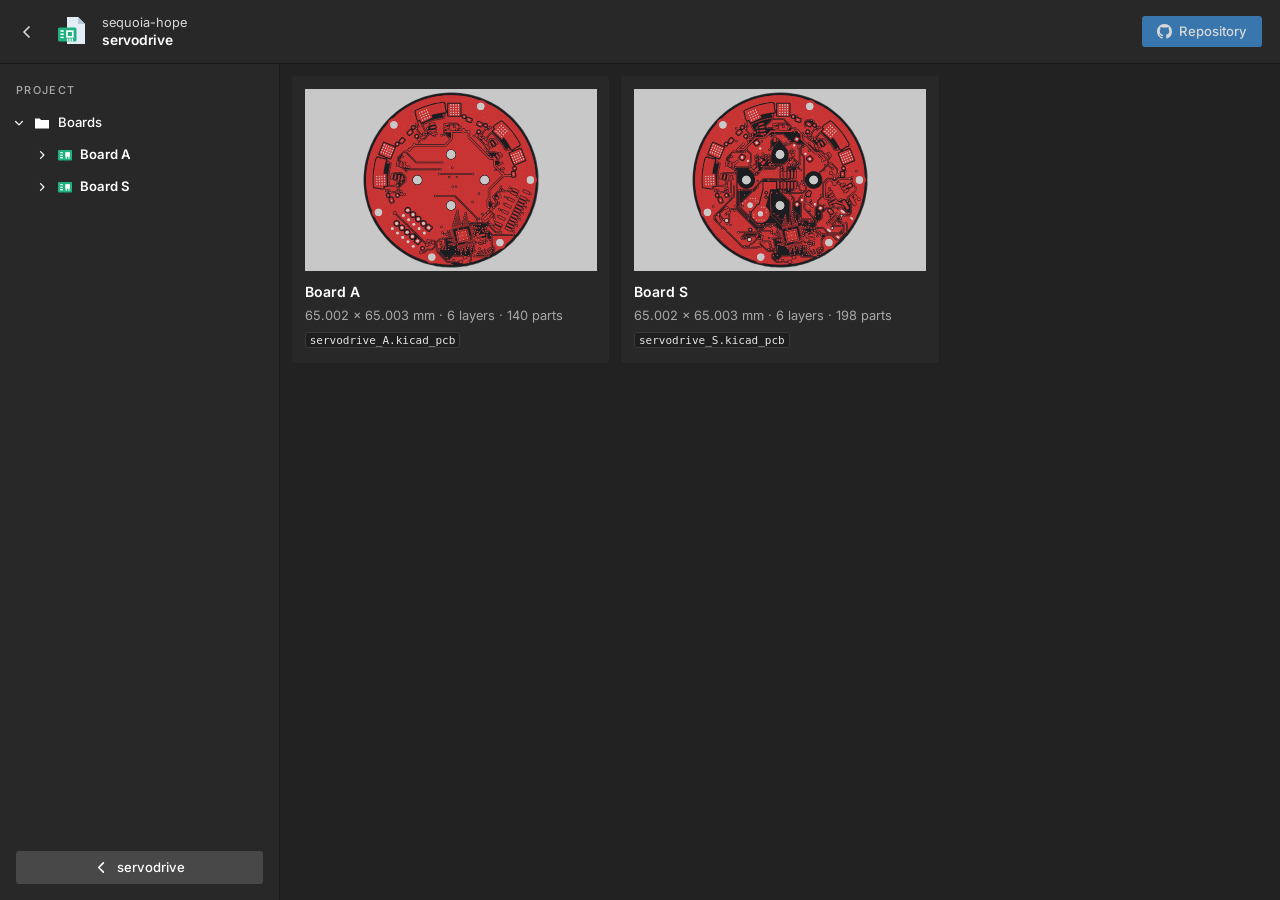
<file: viewer/index.html>
<!doctype html>
<html lang="en">
<head>
<meta charset="utf-8">
<meta name="viewport" content="width=device-width, initial-scale=1, viewport-fit=cover">
<title>servodrive</title>
<link rel="stylesheet" href="assets/viewer.css">
<link rel="stylesheet" href="assets/pcbview.css">
<script src="assets/app.js" defer></script>
</head>
<body class="pv-list">
<header class="a3-top">
  <button class="a3-menu" aria-label="project tree"><svg viewBox="0 0 16 16" aria-hidden="true"><path d="M2 4h12M2 8h12M2 12h12" fill="none" stroke="currentColor" stroke-width="1.5" stroke-linecap="round"/></svg></button>
  <a class="a3-back" href="../index.html" title="servodrive" aria-label="servodrive"><svg viewBox="0 0 16 16" aria-hidden="true"><path d="M10 3 5 8l5 5" fill="none" stroke="currentColor" stroke-width="1.7" stroke-linecap="round" stroke-linejoin="round"/></svg></a>
  <a class="a3-proj" href="index.html"><svg viewBox="0 0 34 34" aria-hidden="true"><path d="M12 2h11l7 7v20H12z" fill="#e3edf6"/><path d="M23 2v7h7" fill="#b7c8d6"/><rect x="3" y="12.5" width="18.5" height="14" rx="1.5" fill="#1fb182"/><rect x="11.2" y="15.3" width="7.4" height="7.4" fill="#fff"/><rect x="12.9" y="17" width="4" height="4" fill="#1fb182"/><path d="M5.4 16h3.4M5.4 19.2h3.4M5.4 22.4h3.4M12.6 23.6v3M15 23.6v3M17.4 23.6v3" stroke="#fff" stroke-width="1.4"/></svg><span><small>sequoia-hope</small><b>servodrive</b></span></a>
  <div class="a3-sp"></div>
  <a class="a3-btn primary" href="https://github.com/sequoia-hope/servodrive"><svg viewBox="0 0 16 16" aria-hidden="true"><path fill="currentColor" d="M8 0C3.58 0 0 3.58 0 8c0 3.54 2.29 6.53 5.47 7.59.4.07.55-.17.55-.38 0-.19-.01-.82-.01-1.49-2.01.37-2.53-.49-2.69-.94-.09-.23-.48-.94-.82-1.13-.28-.15-.68-.52-.01-.53.63-.01 1.08.58 1.23.82.72 1.21 1.87.87 2.33.66.07-.52.28-.87.51-1.07-1.78-.2-3.64-.89-3.64-3.95 0-.87.31-1.59.82-2.15-.08-.2-.36-1.02.08-2.12 0 0 .67-.21 2.2.82.64-.18 1.32-.27 2-.27.68 0 1.36.09 2 .27 1.53-1.04 2.2-.82 2.2-.82.44 1.1.16 1.92.08 2.12.51.56.82 1.27.82 2.15 0 3.07-1.87 3.75-3.65 3.95.29.25.54.73.54 1.48 0 1.07-.01 1.93-.01 2.2 0 .21.15.46.55.38A8.01 8.01 0 0 0 16 8c0-4.42-3.58-8-8-8z"/></svg><span>Repository</span></a>
</header>
<nav class="a3-side" aria-label="project">
  <div class="a3-label">Project</div>
  <div class="a3-tree"><ul>
<li><div class="a3-row" style="--d:0" title="Boards"><button class="a3-tw" aria-expanded="true" tabindex="0" aria-label="expand or collapse"><svg viewBox="0 0 16 16" aria-hidden="true"><path d="M6 3.5 10.5 8 6 12.5" fill="none" stroke="currentColor" stroke-width="1.6" stroke-linecap="round" stroke-linejoin="round"/></svg></button><svg class="ic" viewBox="0 0 16 16" aria-hidden="true"><path d="M1 3.5h4.6l1.5 1.6H15v8.4H1z" fill="#fff"/></svg><span class="t">Boards</span></div><ul>
<li><div class="a3-row page" style="--d:1" title="Board A"><button class="a3-tw" aria-expanded="false" tabindex="0" aria-label="expand or collapse"><svg viewBox="0 0 16 16" aria-hidden="true"><path d="M6 3.5 10.5 8 6 12.5" fill="none" stroke="currentColor" stroke-width="1.6" stroke-linecap="round" stroke-linejoin="round"/></svg></button><svg class="ic" viewBox="0 0 16 16" aria-hidden="true"><rect x="1" y="3" width="14" height="10.5" rx=".8" fill="#1fb182"/><rect x="8.3" y="5.2" width="4.6" height="4.6" fill="#fff"/><path d="M3 5.8h3M3 8.2h3M3 10.6h3M9.2 11.8v-2M11.9 11.8v-2" stroke="#fff" stroke-width="1.1"/></svg><a class="t" href="a.html">Board A</a></div><ul hidden>
<li><div class="a3-row" style="--d:2" title="Overview"><button class="a3-tw leaf" aria-expanded="false" tabindex="-1" aria-label="expand or collapse"><svg viewBox="0 0 16 16" aria-hidden="true"><path d="M6 3.5 10.5 8 6 12.5" fill="none" stroke="currentColor" stroke-width="1.6" stroke-linecap="round" stroke-linejoin="round"/></svg></button><svg class="ic" viewBox="0 0 16 16" aria-hidden="true"><circle cx="8" cy="8" r="6.3" fill="none" stroke="currentColor" stroke-width="1.3"/><path d="M8 7.2v4.2M8 4.6v.1" stroke="currentColor" stroke-width="1.6" stroke-linecap="round"/></svg><a class="t" href="a.html#overview">Overview</a></div>
</li>
<li><div class="a3-row" style="--d:2" title="PCB"><button class="a3-tw leaf" aria-expanded="false" tabindex="-1" aria-label="expand or collapse"><svg viewBox="0 0 16 16" aria-hidden="true"><path d="M6 3.5 10.5 8 6 12.5" fill="none" stroke="currentColor" stroke-width="1.6" stroke-linecap="round" stroke-linejoin="round"/></svg></button><svg class="ic" viewBox="0 0 16 16" aria-hidden="true"><rect x="1" y="3" width="14" height="10.5" rx=".8" fill="#1fb182"/><rect x="8.3" y="5.2" width="4.6" height="4.6" fill="#fff"/><path d="M3 5.8h3M3 8.2h3M3 10.6h3M9.2 11.8v-2M11.9 11.8v-2" stroke="#fff" stroke-width="1.1"/></svg><a class="t" href="a.html#copper">PCB</a></div>
</li>
<li><div class="a3-row" style="--d:2" title="3D"><button class="a3-tw leaf" aria-expanded="false" tabindex="-1" aria-label="expand or collapse"><svg viewBox="0 0 16 16" aria-hidden="true"><path d="M6 3.5 10.5 8 6 12.5" fill="none" stroke="currentColor" stroke-width="1.6" stroke-linecap="round" stroke-linejoin="round"/></svg></button><svg class="ic" viewBox="0 0 16 16" aria-hidden="true"><path d="M8 1.6 14 5v6.2l-6 3.3-6-3.3V5zM2 5l6 3.3L14 5M8 8.3v6.2" fill="none" stroke="currentColor" stroke-width="1.15" stroke-linejoin="round"/></svg><a class="t" href="a.html#board3d">3D</a></div>
</li>
</ul></li>
<li><div class="a3-row page" style="--d:1" title="Board S"><button class="a3-tw" aria-expanded="false" tabindex="0" aria-label="expand or collapse"><svg viewBox="0 0 16 16" aria-hidden="true"><path d="M6 3.5 10.5 8 6 12.5" fill="none" stroke="currentColor" stroke-width="1.6" stroke-linecap="round" stroke-linejoin="round"/></svg></button><svg class="ic" viewBox="0 0 16 16" aria-hidden="true"><rect x="1" y="3" width="14" height="10.5" rx=".8" fill="#1fb182"/><rect x="8.3" y="5.2" width="4.6" height="4.6" fill="#fff"/><path d="M3 5.8h3M3 8.2h3M3 10.6h3M9.2 11.8v-2M11.9 11.8v-2" stroke="#fff" stroke-width="1.1"/></svg><a class="t" href="s.html">Board S</a></div><ul hidden>
<li><div class="a3-row" style="--d:2" title="Overview"><button class="a3-tw leaf" aria-expanded="false" tabindex="-1" aria-label="expand or collapse"><svg viewBox="0 0 16 16" aria-hidden="true"><path d="M6 3.5 10.5 8 6 12.5" fill="none" stroke="currentColor" stroke-width="1.6" stroke-linecap="round" stroke-linejoin="round"/></svg></button><svg class="ic" viewBox="0 0 16 16" aria-hidden="true"><circle cx="8" cy="8" r="6.3" fill="none" stroke="currentColor" stroke-width="1.3"/><path d="M8 7.2v4.2M8 4.6v.1" stroke="currentColor" stroke-width="1.6" stroke-linecap="round"/></svg><a class="t" href="s.html#overview">Overview</a></div>
</li>
<li><div class="a3-row" style="--d:2" title="Schematic"><button class="a3-tw leaf" aria-expanded="false" tabindex="-1" aria-label="expand or collapse"><svg viewBox="0 0 16 16" aria-hidden="true"><path d="M6 3.5 10.5 8 6 12.5" fill="none" stroke="currentColor" stroke-width="1.6" stroke-linecap="round" stroke-linejoin="round"/></svg></button><svg class="ic" viewBox="0 0 16 16" aria-hidden="true"><rect x="1" y="3" width="14" height="10.5" rx=".6" fill="#e5c987"/><path d="M9.5 9.8H15M9.5 9.8v3.7M12 9.8v3.7" stroke="#9a8450" stroke-width=".8"/></svg><a class="t" href="s.html#schematic">Schematic</a></div>
</li>
<li><div class="a3-row" style="--d:2" title="PCB"><button class="a3-tw leaf" aria-expanded="false" tabindex="-1" aria-label="expand or collapse"><svg viewBox="0 0 16 16" aria-hidden="true"><path d="M6 3.5 10.5 8 6 12.5" fill="none" stroke="currentColor" stroke-width="1.6" stroke-linecap="round" stroke-linejoin="round"/></svg></button><svg class="ic" viewBox="0 0 16 16" aria-hidden="true"><rect x="1" y="3" width="14" height="10.5" rx=".8" fill="#1fb182"/><rect x="8.3" y="5.2" width="4.6" height="4.6" fill="#fff"/><path d="M3 5.8h3M3 8.2h3M3 10.6h3M9.2 11.8v-2M11.9 11.8v-2" stroke="#fff" stroke-width="1.1"/></svg><a class="t" href="s.html#copper">PCB</a></div>
</li>
<li><div class="a3-row" style="--d:2" title="3D"><button class="a3-tw leaf" aria-expanded="false" tabindex="-1" aria-label="expand or collapse"><svg viewBox="0 0 16 16" aria-hidden="true"><path d="M6 3.5 10.5 8 6 12.5" fill="none" stroke="currentColor" stroke-width="1.6" stroke-linecap="round" stroke-linejoin="round"/></svg></button><svg class="ic" viewBox="0 0 16 16" aria-hidden="true"><path d="M8 1.6 14 5v6.2l-6 3.3-6-3.3V5zM2 5l6 3.3L14 5M8 8.3v6.2" fill="none" stroke="currentColor" stroke-width="1.15" stroke-linejoin="round"/></svg><a class="t" href="s.html#board3d">3D</a></div>
</li>
</ul></li>
</ul></li></ul></div>
  <div class="a3-foot"><a class="a3-btn" href="../index.html"><svg viewBox="0 0 16 16" aria-hidden="true"><path d="M10 3 5 8l5 5" fill="none" stroke="currentColor" stroke-width="1.7" stroke-linecap="round" stroke-linejoin="round"/></svg><span>servodrive</span></a></div>
</nav>
<main class="pv-main pv-boards">
<a class="pv-board" href="a.html">
  <div class="pv-thumb"><img src="a/layers/body.svg" alt=""><img src="a/layers/f.svg" alt="">
  <img src="a/layers/edge.svg" alt=""></div>
  <b>Board A</b><span>65.002 &times; 65.003 mm &middot; 6 layers &middot; 140 parts</span><span><code>servodrive_A.kicad_pcb</code></span>
</a><a class="pv-board" href="s.html">
  <div class="pv-thumb"><img src="s/layers/body.svg" alt=""><img src="s/layers/f.svg" alt="">
  <img src="s/layers/edge.svg" alt=""></div>
  <b>Board S</b><span>65.002 &times; 65.003 mm &middot; 6 layers &middot; 198 parts</span><span><code>servodrive_S.kicad_pcb</code></span>
</a>
</main>
</body>
</html>
</file>
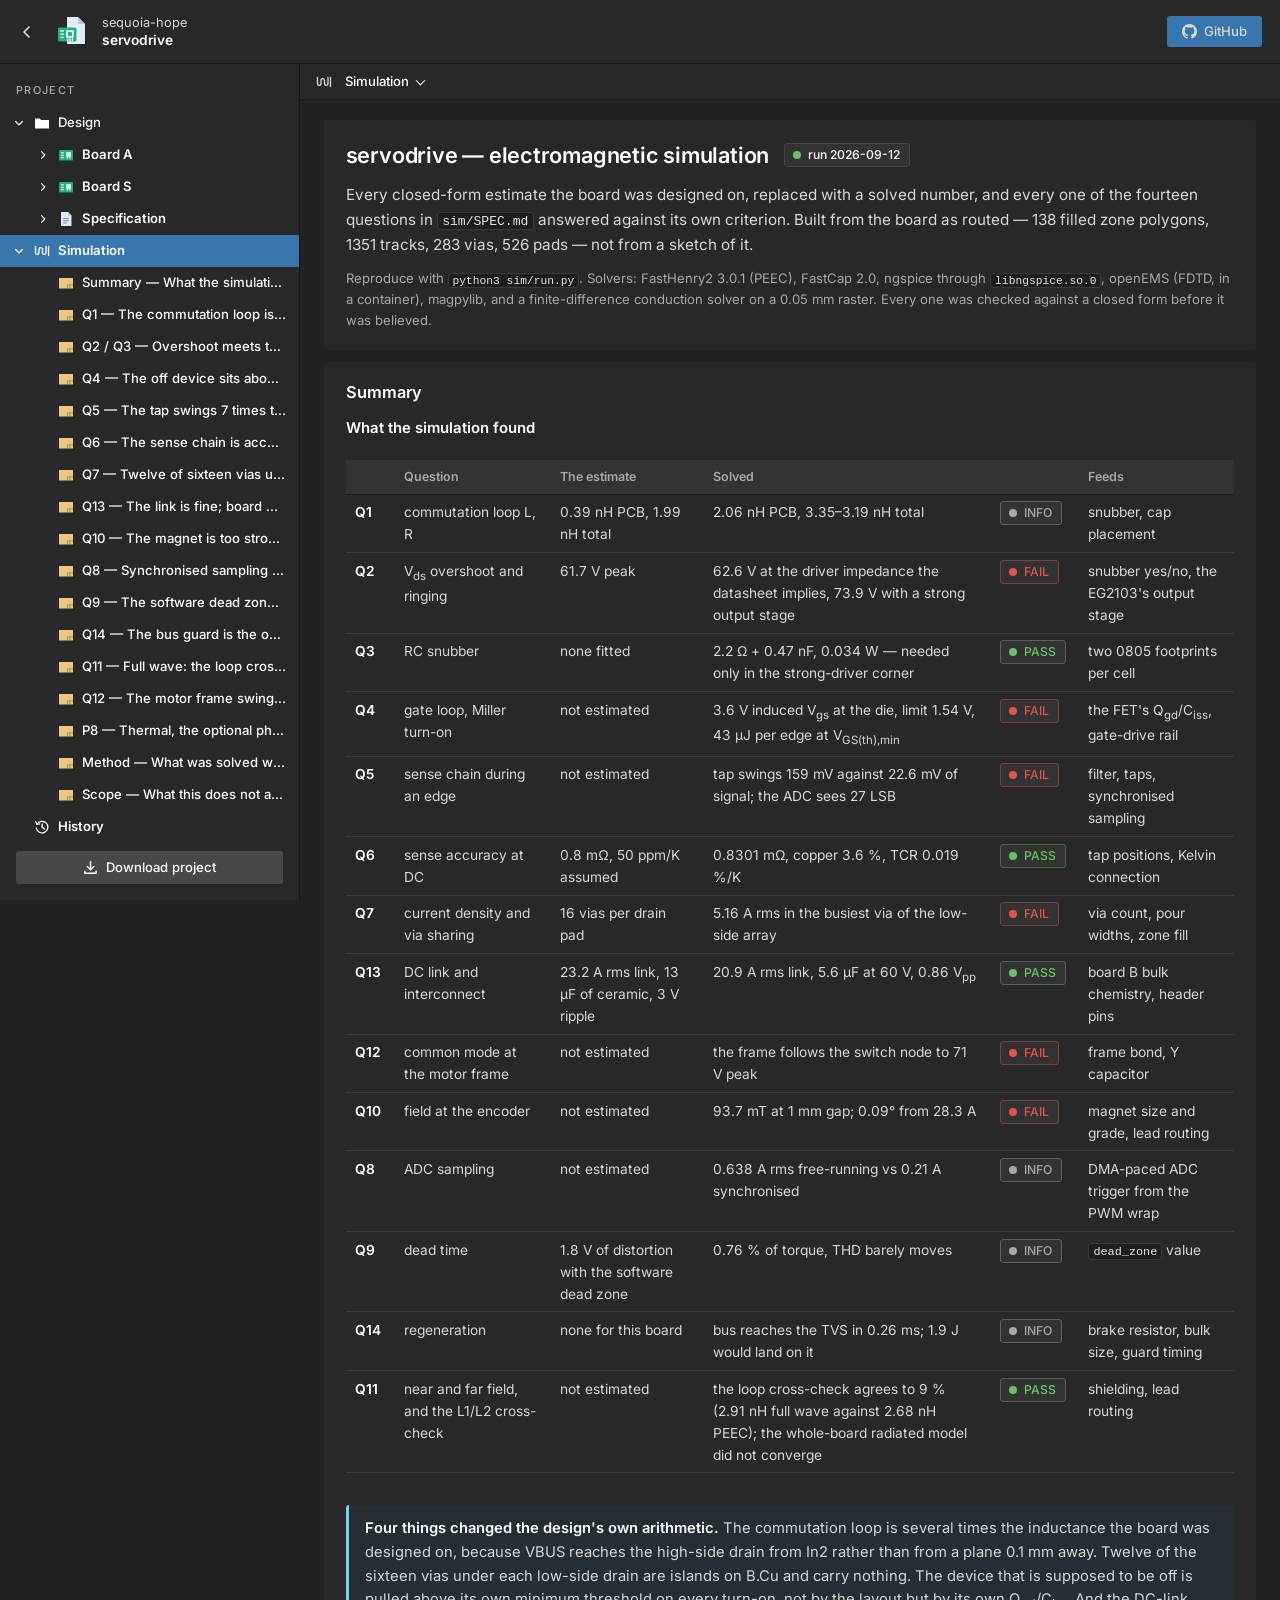
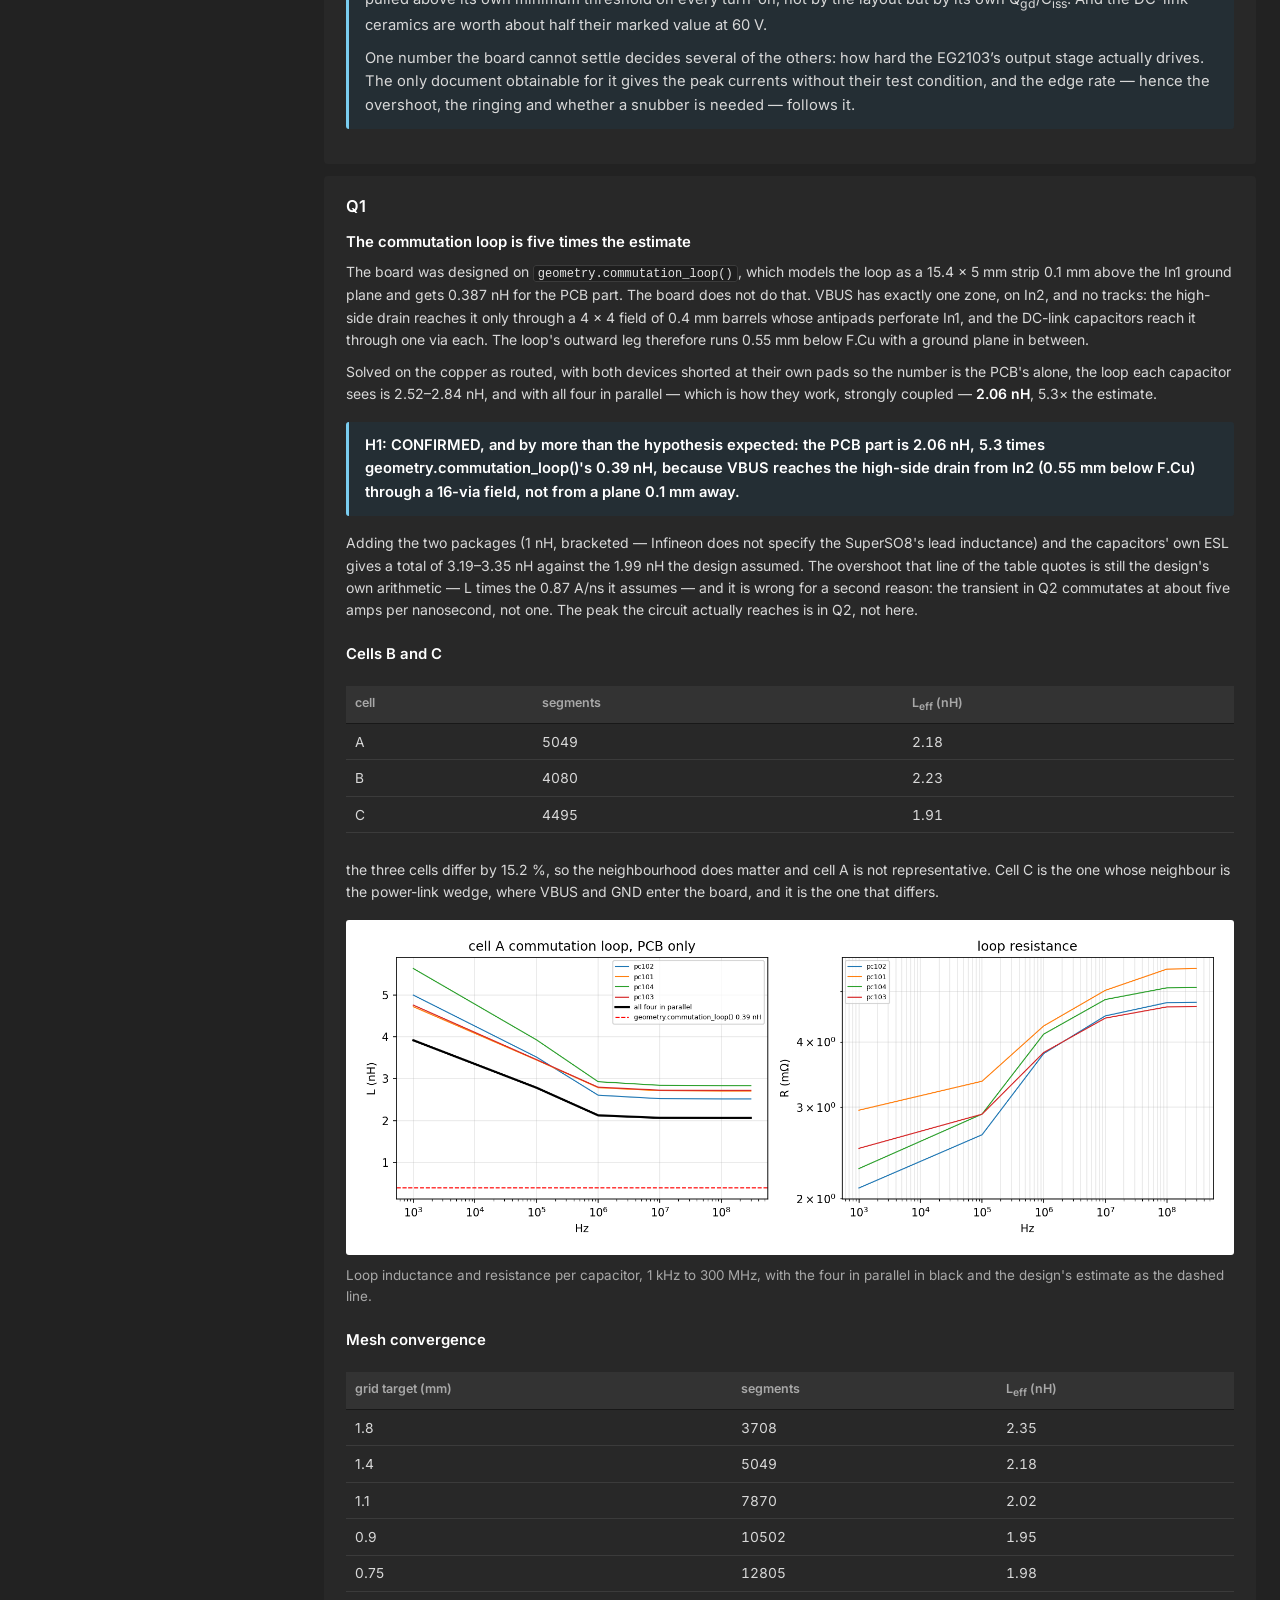
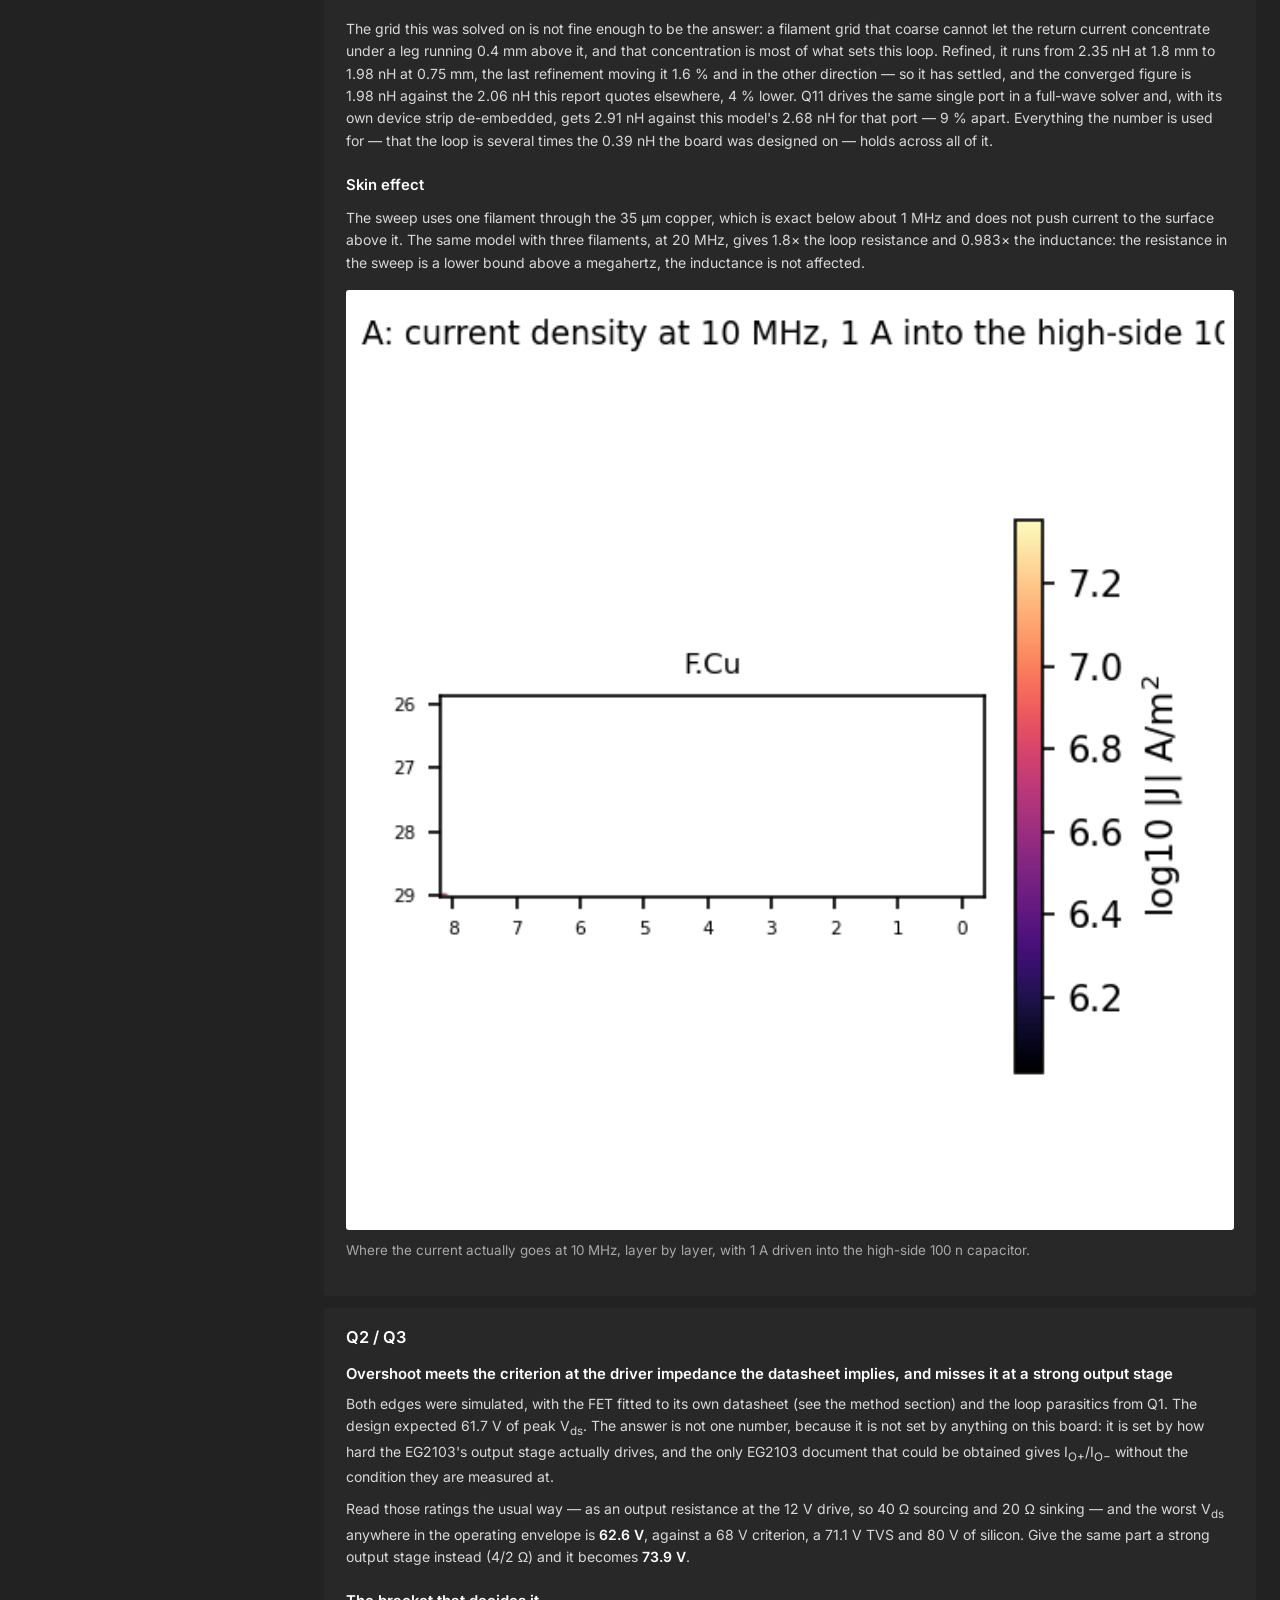
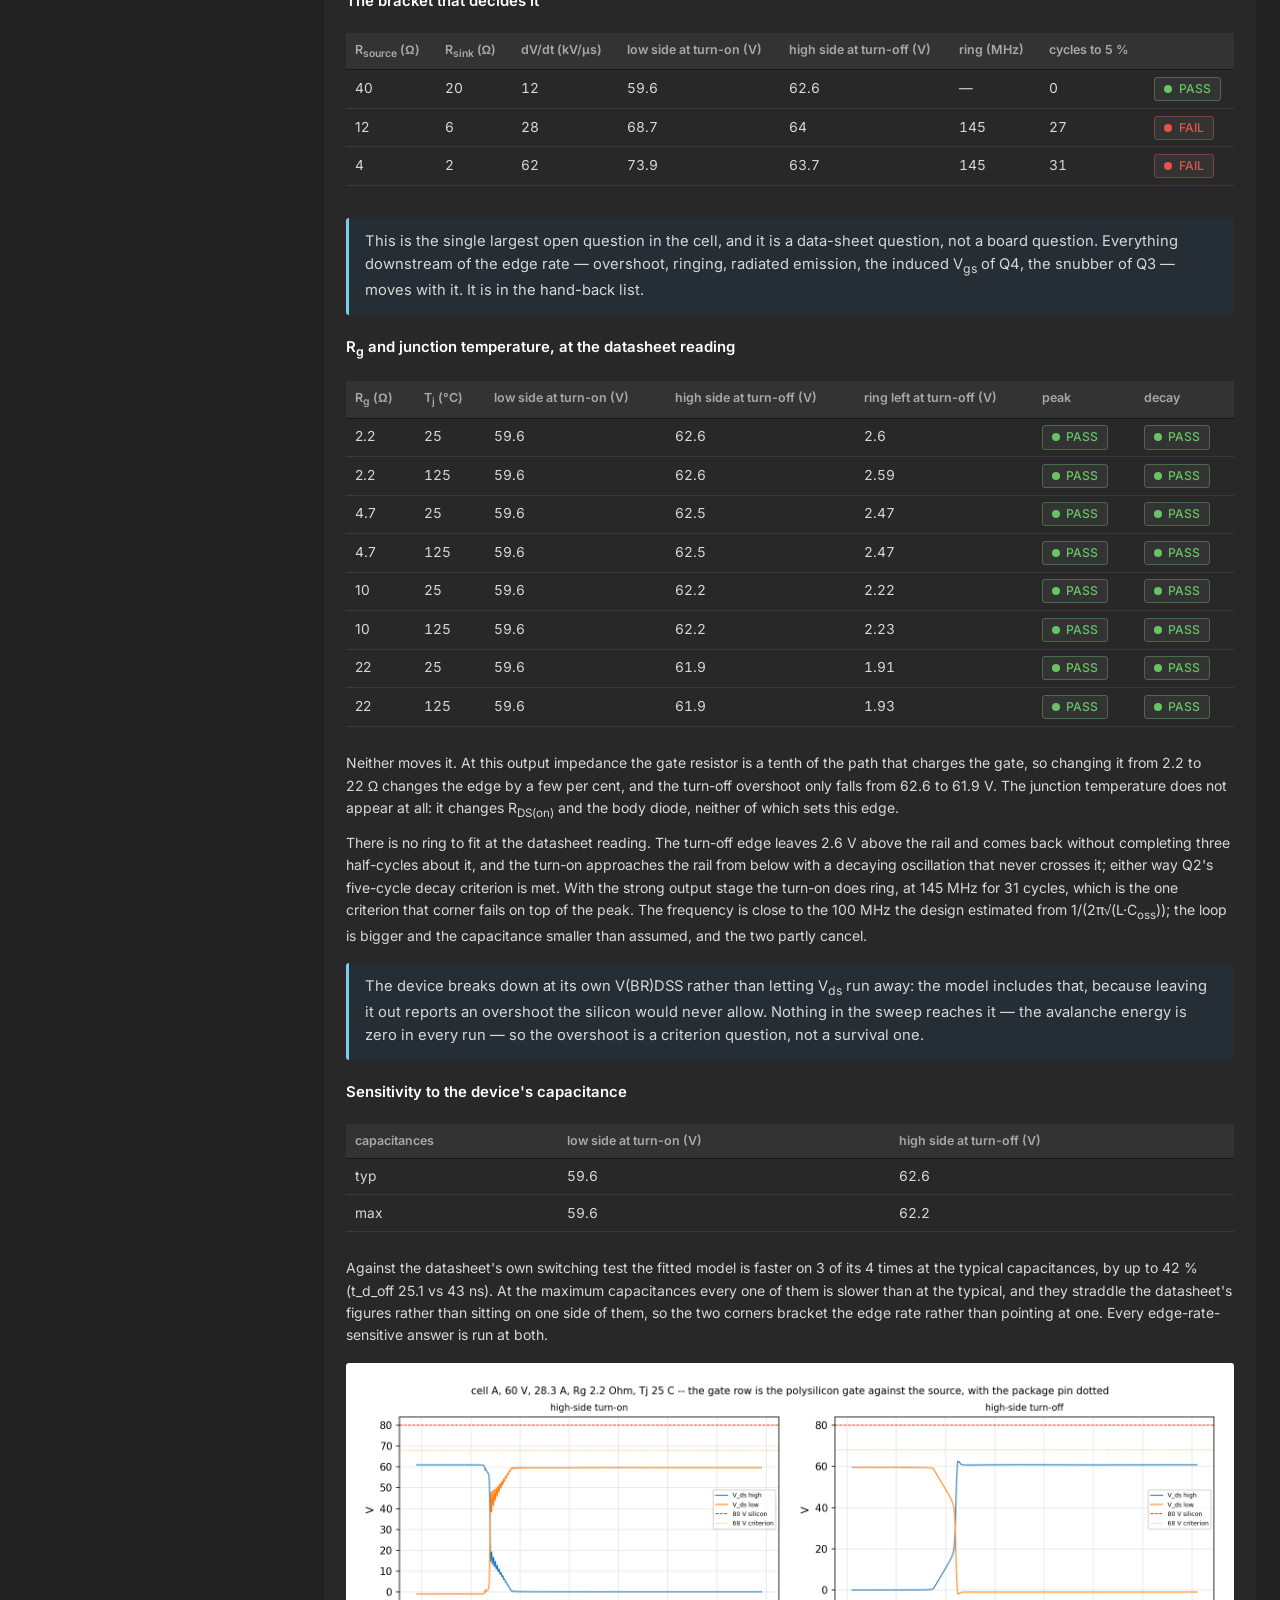
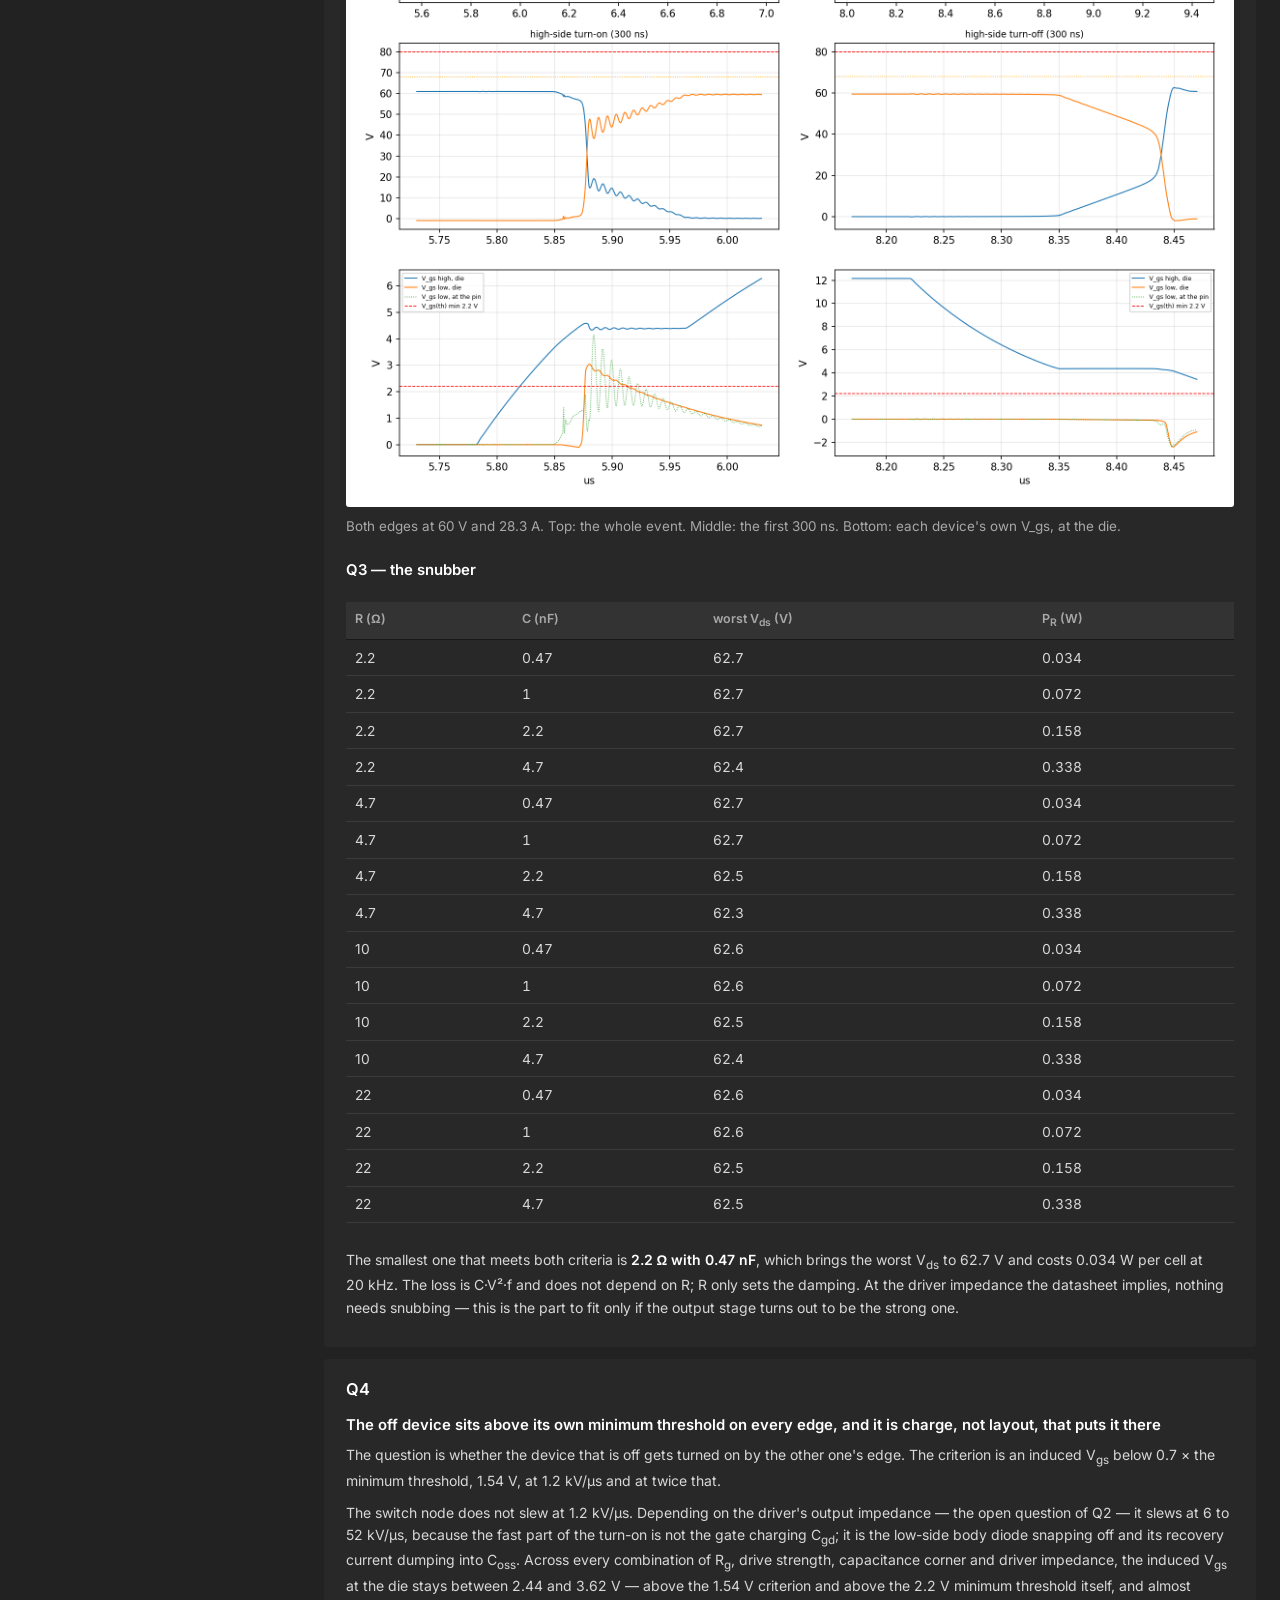
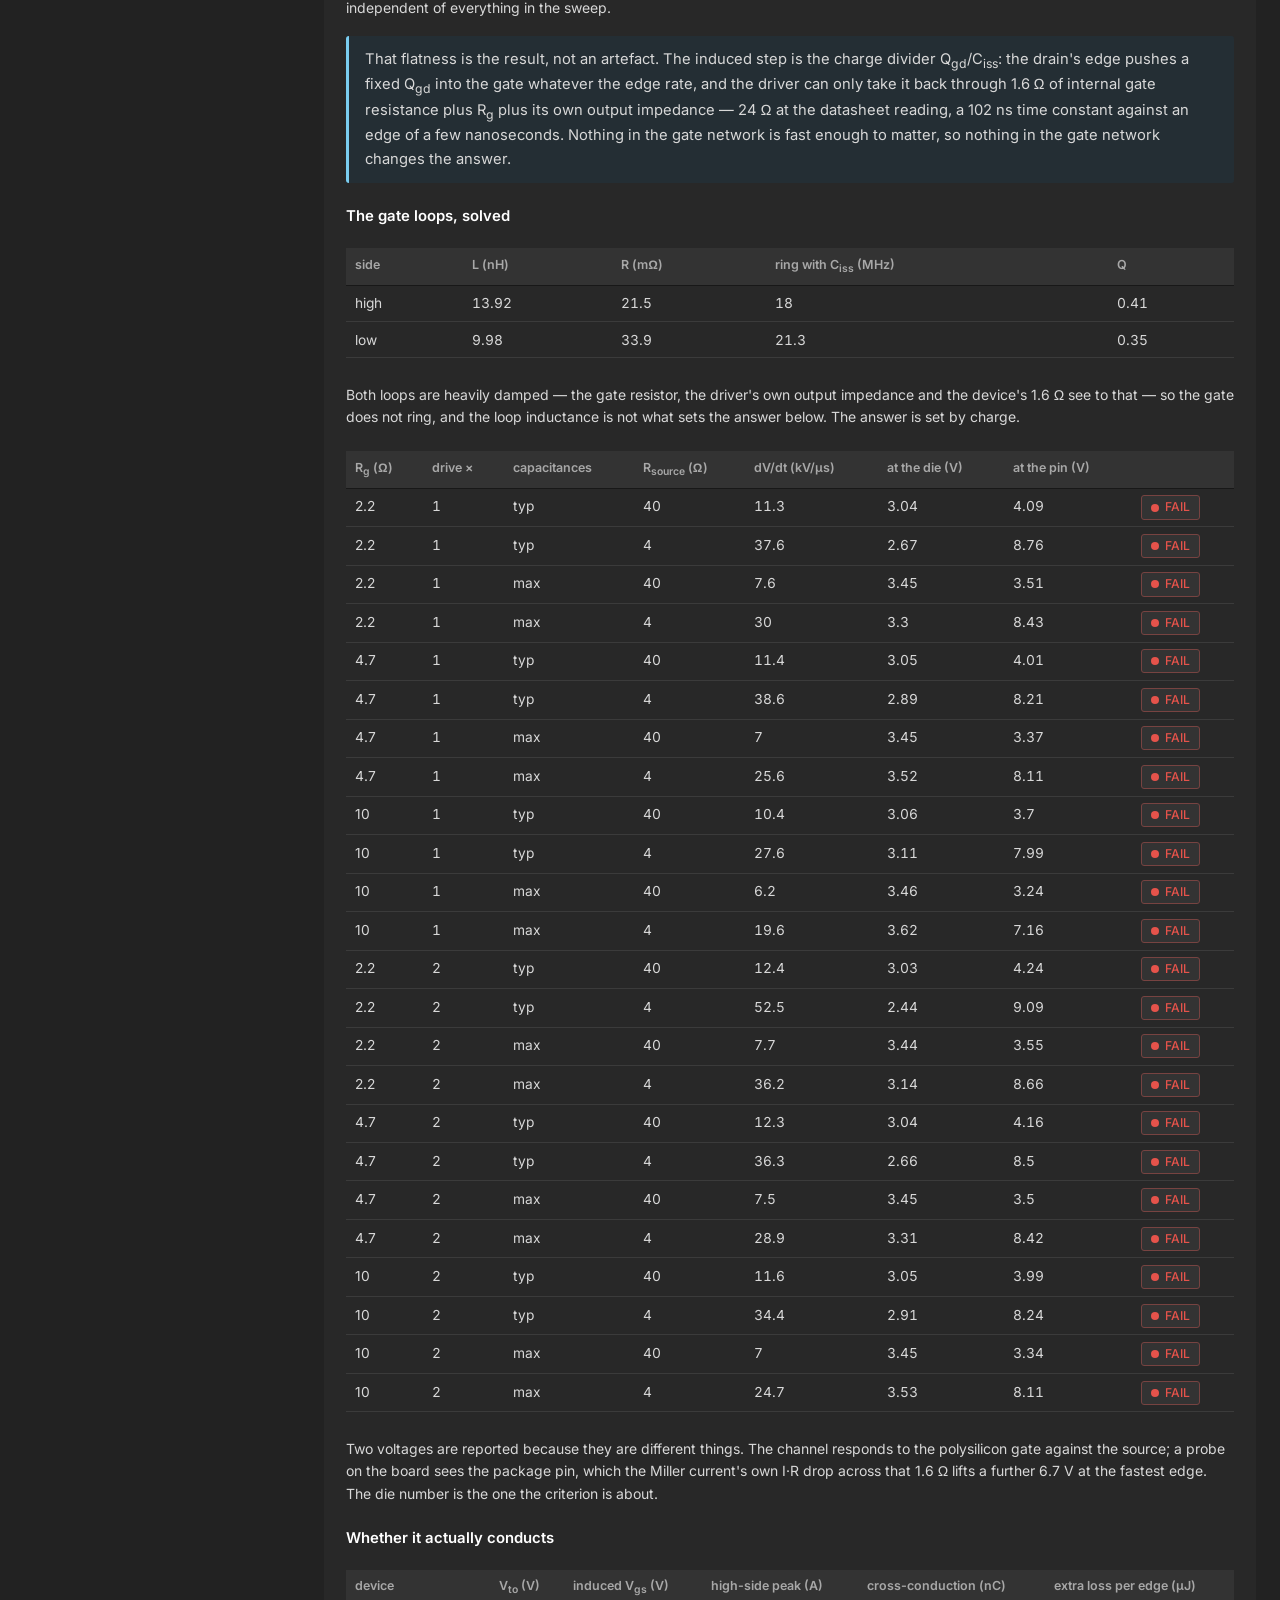
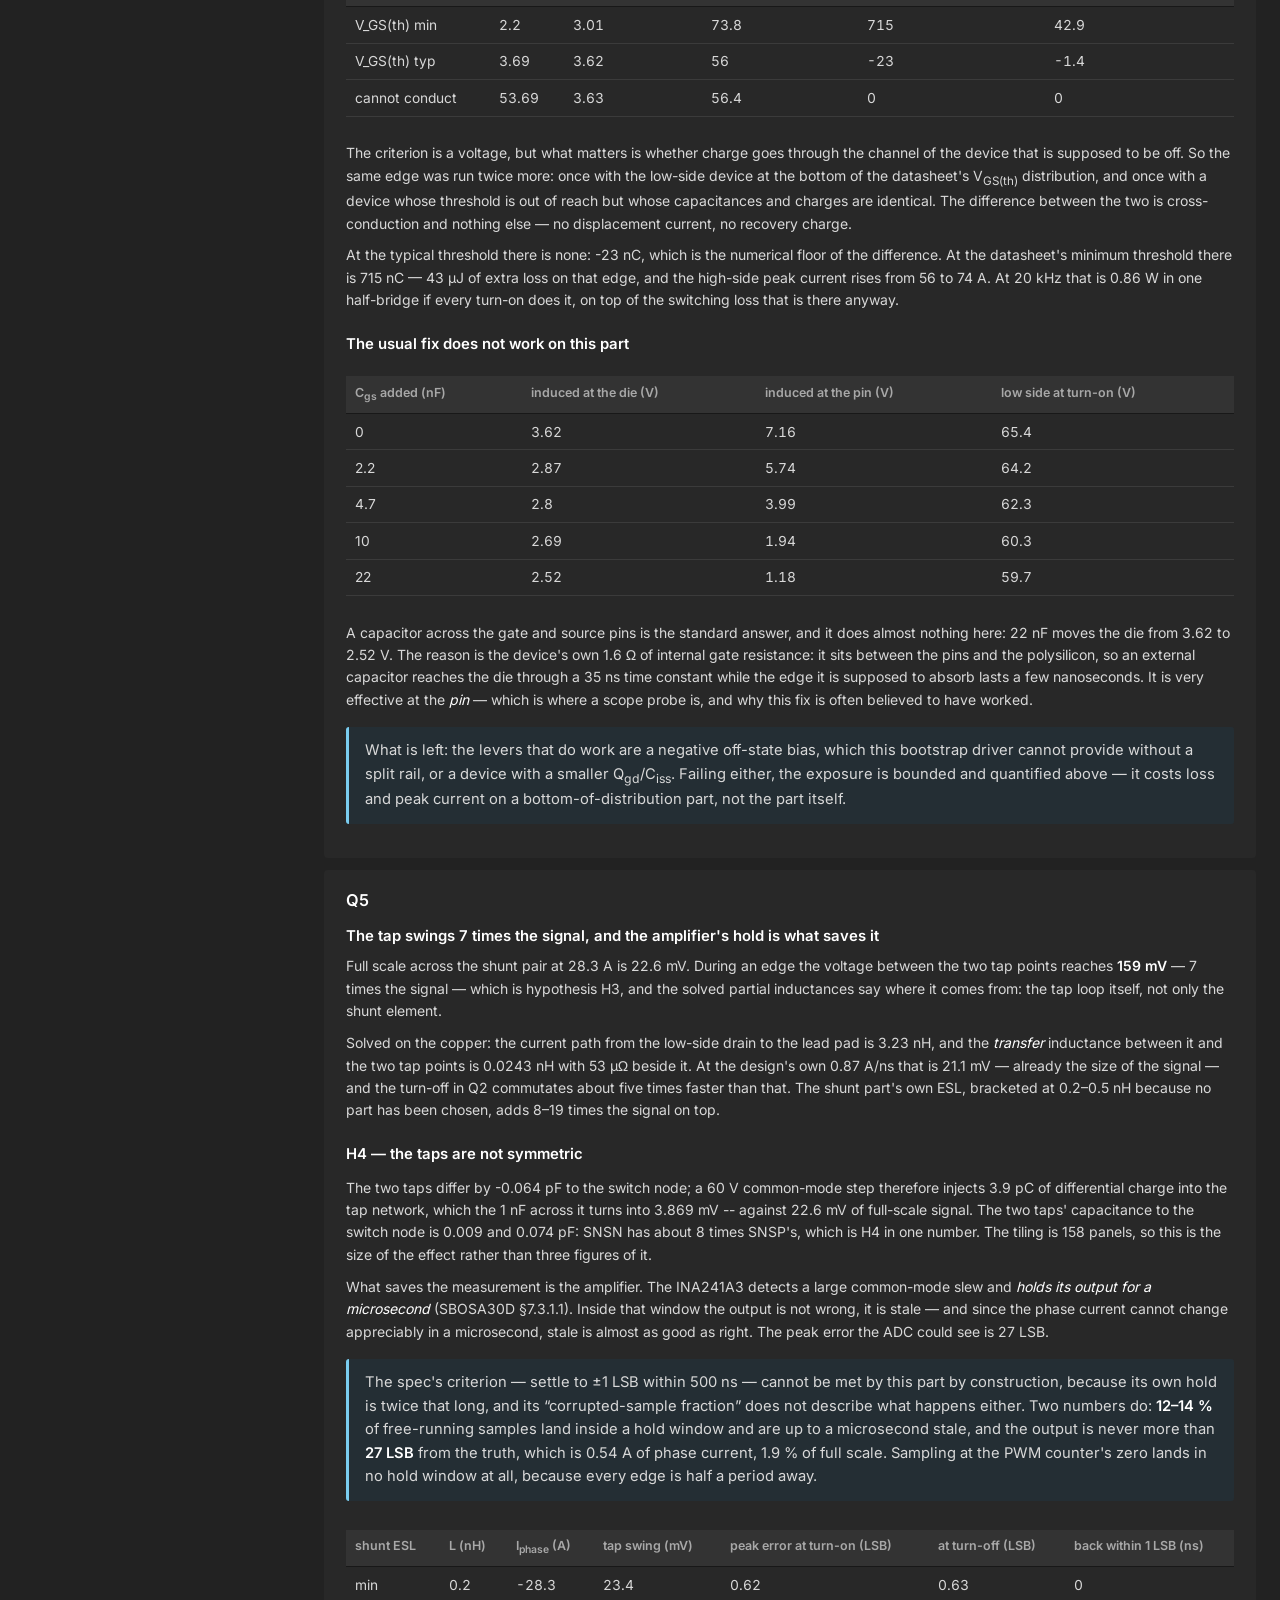
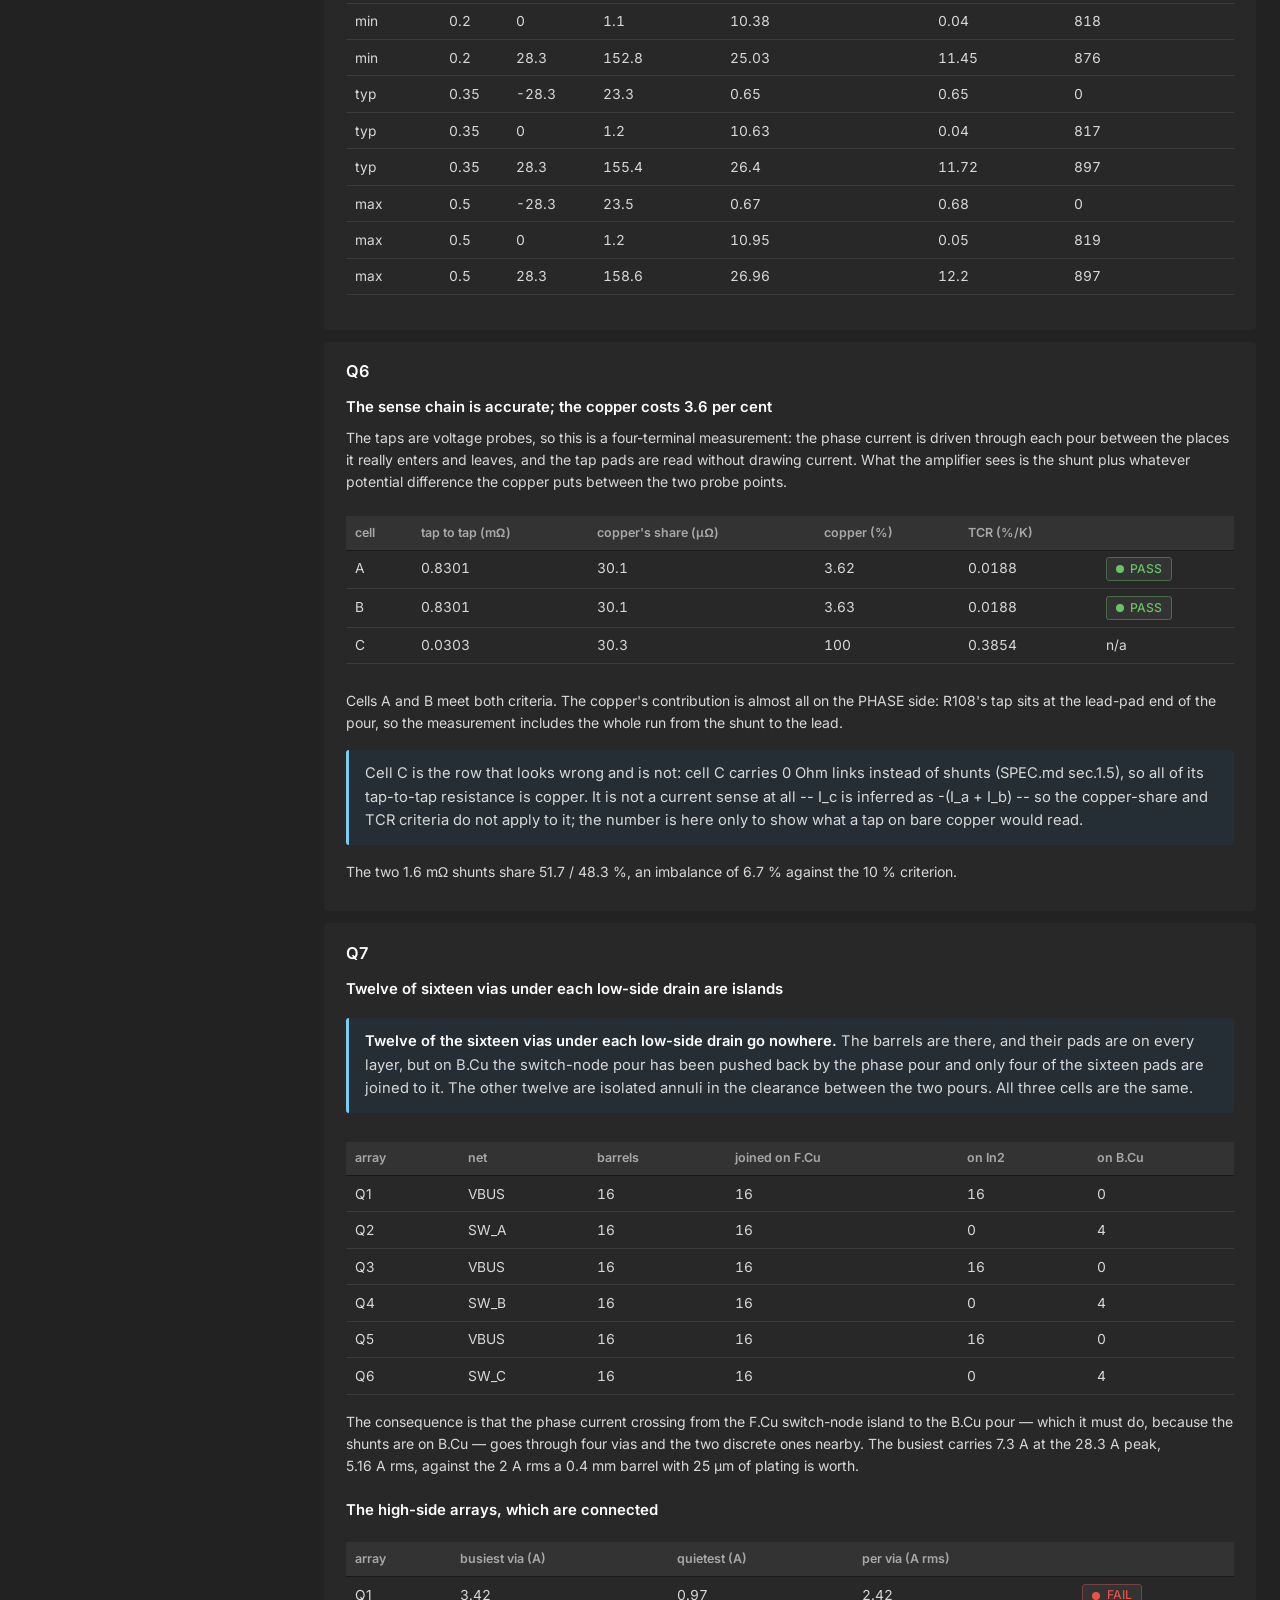
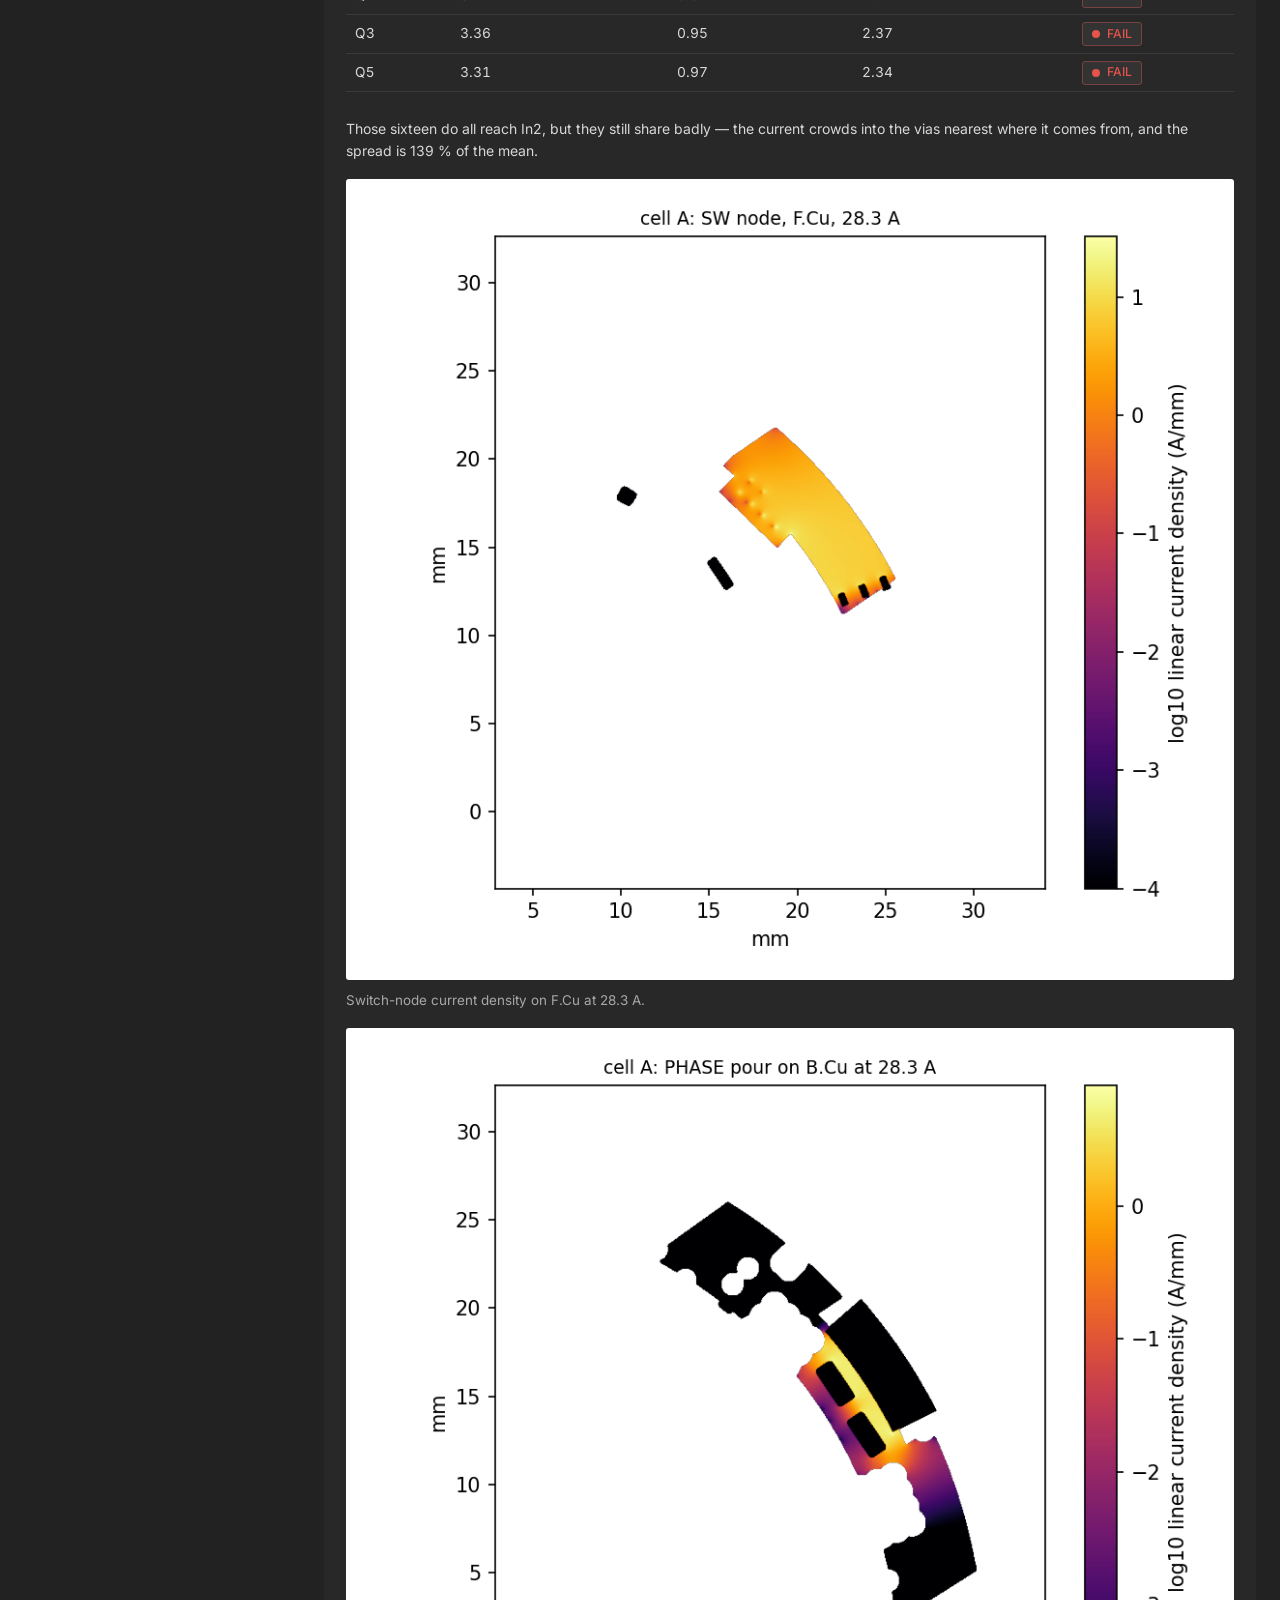
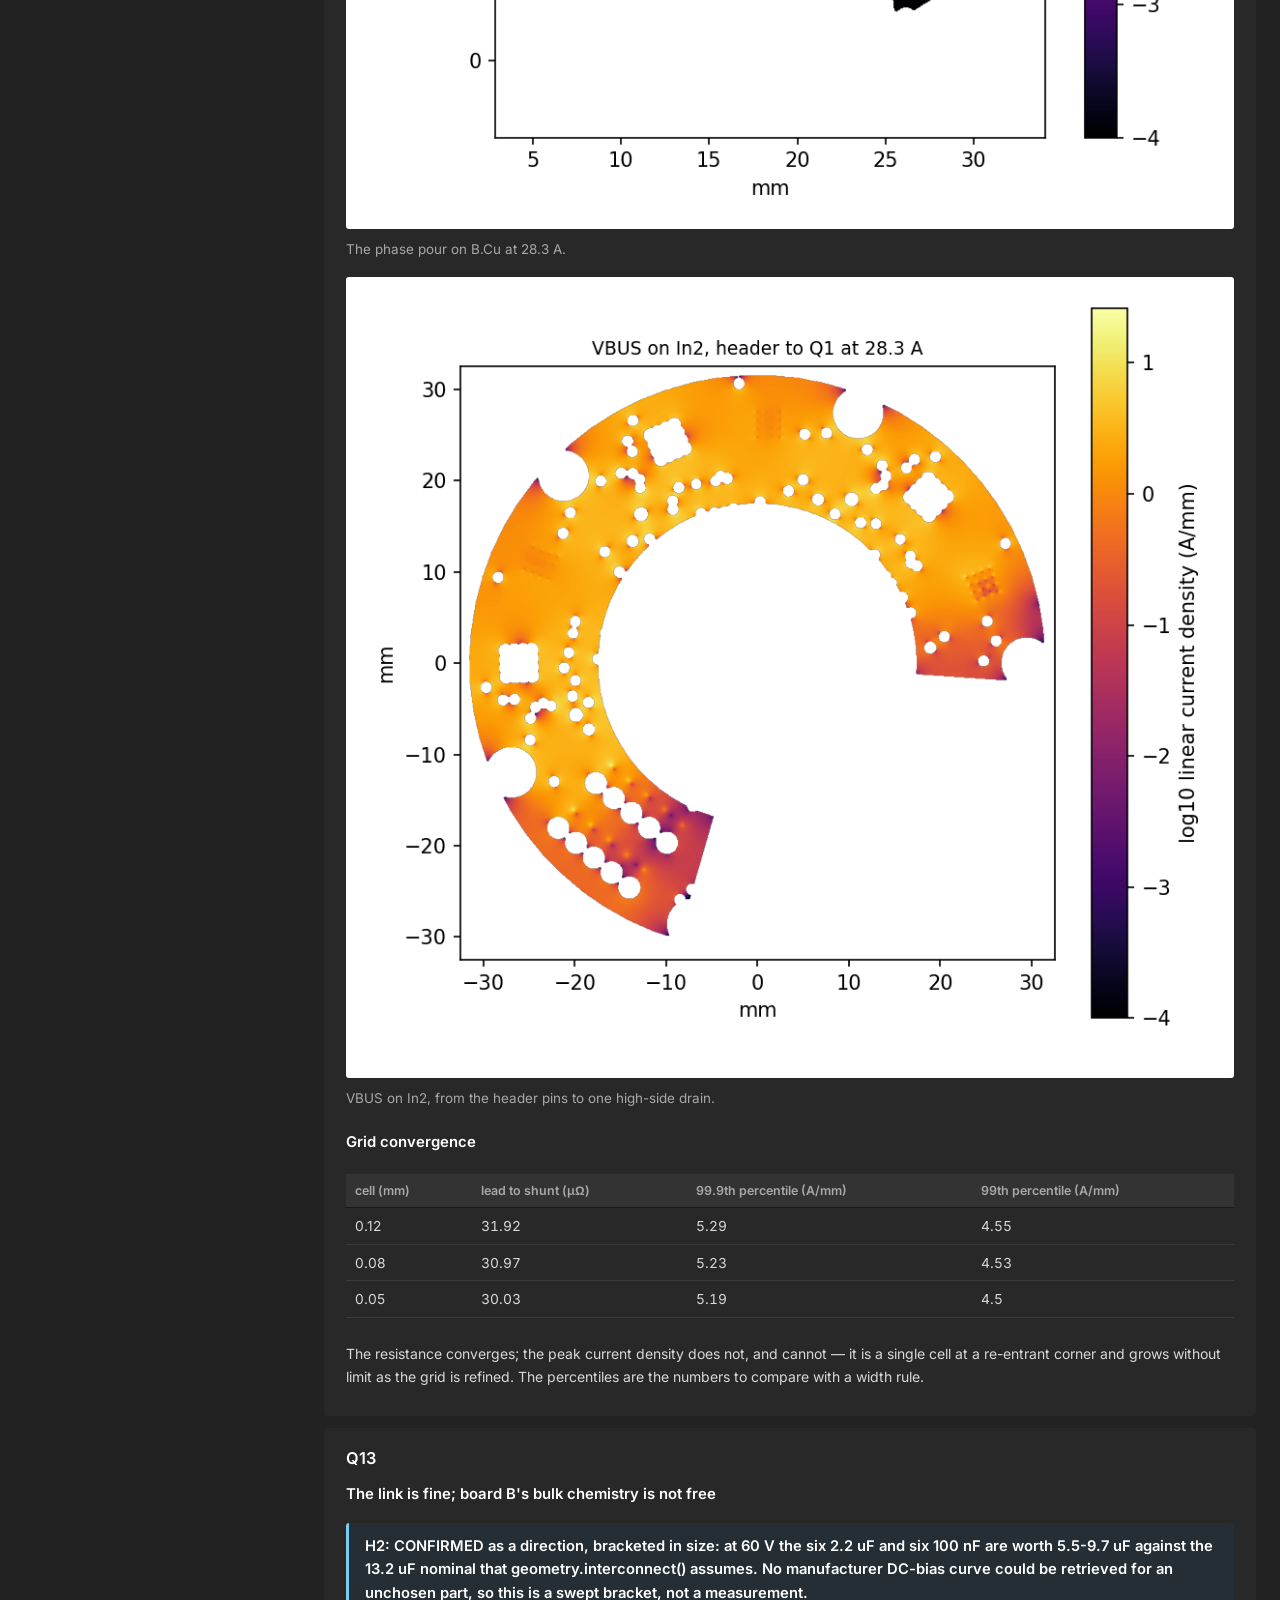
<file: sim/report/index.html>
<!doctype html><html lang="en"><head><meta charset="utf-8"><meta name="viewport" content="width=device-width,initial-scale=1"><title>servodrive &mdash; EM simulation</title><link rel="stylesheet" href="../../style.css"><script src="../../shell.js"></script></head><body><header>
<p class="crumb"><a href="../../index.html">servodrive</a> &rsaquo;
 electromagnetic simulation</p>
<div class="title"><h1>servodrive &mdash; electromagnetic simulation</h1>
<span class="state active"><span class="dot"></span>run 2026-09-12</span></div>
<p class="lede">Every closed-form estimate the board was designed on, replaced
 with a solved number, and every one of the fourteen questions in
 <code>sim/SPEC.md</code> answered against its own criterion. Built from the
 board as routed &mdash; 138 filled zone polygons, 1351 tracks, 283 vias, 526
 pads &mdash; not from a sketch of it.</p>
<p class="meta">Reproduce with <code>python3 sim/run.py</code>. Solvers:
 FastHenry2 3.0.1 (PEEC), FastCap 2.0, ngspice through
 <code>libngspice.so.0</code>, openEMS (FDTD, in a container), magpylib, and a
 finite-difference conduction solver on a 0.05&nbsp;mm raster. Every one was
 checked against a closed form before it was believed.</p>
</header><main><section id="Summary"><h2>Summary</h2><h3>What the simulation found</h3><div class="tablewrap"><table class=""><thead><tr><th></th><th>Question</th><th>The estimate</th><th>Solved</th><th></th><th>Feeds</th></tr></thead><tbody><tr><td><strong>Q1</strong></td><td>commutation loop L, R</td><td>0.39 nH PCB, 1.99 nH total</td><td>2.06 nH PCB, 3.35&ndash;3.19 nH total</td><td><span class="state" style="color:var(--muted);border-color:color-mix(in srgb,var(--muted) 35%,var(--line))"><span class="dot" style="background:var(--muted)"></span>INFO</span></td><td>snubber, cap placement</td></tr><tr><td><strong>Q2</strong></td><td>V<sub>ds</sub> overshoot and ringing</td><td>61.7 V peak</td><td>62.6 V at the driver impedance the datasheet implies, 73.9 V with a strong output stage</td><td><span class="state" style="color:var(--bad);border-color:color-mix(in srgb,var(--bad) 35%,var(--line))"><span class="dot" style="background:var(--bad)"></span>FAIL</span></td><td>snubber yes/no, the EG2103's output stage</td></tr><tr><td><strong>Q3</strong></td><td>RC snubber</td><td>none fitted</td><td>2.2 &#8486; + 0.47 nF, 0.034 W &mdash; needed only in the strong-driver corner</td><td><span class="state" style="color:var(--up);border-color:color-mix(in srgb,var(--up) 35%,var(--line))"><span class="dot" style="background:var(--up)"></span>PASS</span></td><td>two 0805 footprints per cell</td></tr><tr><td><strong>Q4</strong></td><td>gate loop, Miller turn-on</td><td>not estimated</td><td>3.6 V induced V<sub>gs</sub> at the die, limit 1.54 V, 43 &micro;J per edge at V<sub>GS(th),min</sub></td><td><span class="state" style="color:var(--bad);border-color:color-mix(in srgb,var(--bad) 35%,var(--line))"><span class="dot" style="background:var(--bad)"></span>FAIL</span></td><td>the FET's Q<sub>gd</sub>/C<sub>iss</sub>, gate-drive rail</td></tr><tr><td><strong>Q5</strong></td><td>sense chain during an edge</td><td>not estimated</td><td>tap swings 159 mV against 22.6 mV of signal; the ADC sees 27 LSB</td><td><span class="state" style="color:var(--bad);border-color:color-mix(in srgb,var(--bad) 35%,var(--line))"><span class="dot" style="background:var(--bad)"></span>FAIL</span></td><td>filter, taps, synchronised sampling</td></tr><tr><td><strong>Q6</strong></td><td>sense accuracy at DC</td><td>0.8 m&#8486;, 50 ppm/K assumed</td><td>0.8301 m&#8486;, copper 3.6 %, TCR 0.019 %/K</td><td><span class="state" style="color:var(--up);border-color:color-mix(in srgb,var(--up) 35%,var(--line))"><span class="dot" style="background:var(--up)"></span>PASS</span></td><td>tap positions, Kelvin connection</td></tr><tr><td><strong>Q7</strong></td><td>current density and via sharing</td><td>16 vias per drain pad</td><td>5.16 A rms in the busiest via of the low-side array</td><td><span class="state" style="color:var(--bad);border-color:color-mix(in srgb,var(--bad) 35%,var(--line))"><span class="dot" style="background:var(--bad)"></span>FAIL</span></td><td>via count, pour widths, zone fill</td></tr><tr><td><strong>Q13</strong></td><td>DC link and interconnect</td><td>23.2 A rms link, 13 &micro;F of ceramic, 3 V ripple</td><td>20.9 A rms link, 5.6 &micro;F at 60 V, 0.86 V<sub>pp</sub></td><td><span class="state" style="color:var(--up);border-color:color-mix(in srgb,var(--up) 35%,var(--line))"><span class="dot" style="background:var(--up)"></span>PASS</span></td><td>board B bulk chemistry, header pins</td></tr><tr><td><strong>Q12</strong></td><td>common mode at the motor frame</td><td>not estimated</td><td>the frame follows the switch node to 71 V peak</td><td><span class="state" style="color:var(--bad);border-color:color-mix(in srgb,var(--bad) 35%,var(--line))"><span class="dot" style="background:var(--bad)"></span>FAIL</span></td><td>frame bond, Y capacitor</td></tr><tr><td><strong>Q10</strong></td><td>field at the encoder</td><td>not estimated</td><td>93.7 mT at 1 mm gap; 0.09&deg; from 28.3 A</td><td><span class="state" style="color:var(--bad);border-color:color-mix(in srgb,var(--bad) 35%,var(--line))"><span class="dot" style="background:var(--bad)"></span>FAIL</span></td><td>magnet size and grade, lead routing</td></tr><tr><td><strong>Q8</strong></td><td>ADC sampling</td><td>not estimated</td><td>0.638 A rms free-running vs 0.21 A synchronised</td><td><span class="state" style="color:var(--muted);border-color:color-mix(in srgb,var(--muted) 35%,var(--line))"><span class="dot" style="background:var(--muted)"></span>INFO</span></td><td>DMA-paced ADC trigger from the PWM wrap</td></tr><tr><td><strong>Q9</strong></td><td>dead time</td><td>1.8 V of distortion with the software dead zone</td><td>0.76 % of torque, THD barely moves</td><td><span class="state" style="color:var(--muted);border-color:color-mix(in srgb,var(--muted) 35%,var(--line))"><span class="dot" style="background:var(--muted)"></span>INFO</span></td><td><code>dead_zone</code> value</td></tr><tr><td><strong>Q14</strong></td><td>regeneration</td><td>none for this board</td><td>bus reaches the TVS in 0.26 ms; 1.9 J would land on it</td><td><span class="state" style="color:var(--muted);border-color:color-mix(in srgb,var(--muted) 35%,var(--line))"><span class="dot" style="background:var(--muted)"></span>INFO</span></td><td>brake resistor, bulk size, guard timing</td></tr><tr><td><strong>Q11</strong></td><td>near and far field, and the L1/L2 cross-check</td><td>not estimated</td><td>the loop cross-check agrees to 9&nbsp;% (2.91&nbsp;nH full wave against 2.68&nbsp;nH PEEC); the whole-board radiated model did not converge</td><td><span class="state" style="color:var(--up);border-color:color-mix(in srgb,var(--up) 35%,var(--line))"><span class="dot" style="background:var(--up)"></span>PASS</span></td><td>shielding, lead routing</td></tr></tbody></table></div><div class="note"><p><strong>Four things changed the design's own arithmetic.</strong> The commutation loop is several times the inductance the board was designed on, because VBUS reaches the high-side drain from In2 rather than from a plane 0.1&nbsp;mm away. Twelve of the sixteen vias under each low-side drain are islands on B.Cu and carry nothing. The device that is supposed to be off is pulled above its own minimum threshold on every turn-on, not by the layout but by its own Q<sub>gd</sub>/C<sub>iss</sub>. And the DC-link ceramics are worth about half their marked value at 60&nbsp;V.</p><p>One number the board cannot settle decides several of the others: how hard the EG2103&rsquo;s output stage actually drives. The only document obtainable for it gives the peak currents without their test condition, and the edge rate &mdash; hence the overshoot, the ringing and whether a snubber is needed &mdash; follows it.</p></div></section><section id="Q1"><h2>Q1</h2><h3>The commutation loop is five times the estimate</h3>
<p>The board was designed on <code>geometry.commutation_loop()</code>, which
 models the loop as a 15.4&nbsp;&times;&nbsp;5&nbsp;mm strip 0.1&nbsp;mm above
 the In1 ground plane and gets 0.387&nbsp;nH for the PCB
 part. The board does not do that. VBUS has exactly one zone, on In2, and no
 tracks: the high-side drain reaches it only through a 4&nbsp;&times;&nbsp;4
 field of 0.4&nbsp;mm barrels whose antipads perforate In1, and the DC-link
 capacitors reach it through one via each. The loop's outward leg therefore
 runs 0.55&nbsp;mm below F.Cu with a ground plane in between.</p>
<p>Solved on the copper as routed, with both devices shorted at their own pads
 so the number is the PCB's alone, the loop each capacitor sees is
 2.52&ndash;2.84&nbsp;nH,
 and with all four in parallel &mdash; which is how they work, strongly
 coupled &mdash; <strong>2.06&nbsp;nH</strong>,
 5.3&times; the estimate.</p>
<div class="note"><p><strong>H1: CONFIRMED, and by more than the hypothesis expected: the PCB part is 2.06 nH, 5.3 times geometry.commutation_loop()&#x27;s 0.39 nH, because VBUS reaches the high-side drain from In2 (0.55 mm below F.Cu) through a 16-via field, not from a plane 0.1 mm away.</strong></p></div>
<p>Adding the two packages (1&nbsp;nH, bracketed &mdash;
 Infineon does not specify the SuperSO8's lead inductance) and the capacitors'
 own ESL gives a total of 3.19&ndash;3.35&nbsp;nH
 against the 1.99&nbsp;nH the design assumed. The
 overshoot that line of the table quotes is still the design's own arithmetic
 &mdash; L times the 0.87&nbsp;A/ns it assumes &mdash; and it is wrong for a
 second reason: the transient in Q2 commutates at about five amps per
 nanosecond, not one. The peak the circuit actually reaches is in Q2, not
 here.</p>
<h3>Cells B and C</h3><div class="tablewrap"><table class="num"><thead><tr><th>cell</th><th>segments</th><th>L<sub>eff</sub> (nH)</th></tr></thead><tbody><tr><td>A</td><td>5049</td><td>2.18</td></tr><tr><td>B</td><td>4080</td><td>2.23</td></tr><tr><td>C</td><td>4495</td><td>1.91</td></tr></tbody></table></div><p>the three cells differ by 15.2 %, so the neighbourhood does matter and cell A is not representative. Cell C is the one whose neighbour is the power-link wedge, where VBUS and GND enter the board, and it is the one that differs.</p>
<figure><img src="img/p1_commutation_A.png" alt="Loop inductance and resistance per capacitor, 1 kHz to 300 MHz, with the four in parallel in black and the design&#x27;s estimate as the dashed line."><figcaption>Loop inductance and resistance per capacitor, 1 kHz to 300 MHz, with the four in parallel in black and the design's estimate as the dashed line.</figcaption></figure>
<h3>Mesh convergence</h3><div class="tablewrap"><table class="num"><thead><tr><th>grid target (mm)</th><th>segments</th><th>L<sub>eff</sub> (nH)</th></tr></thead><tbody><tr><td>1.8</td><td>3708</td><td>2.35</td></tr><tr><td>1.4</td><td>5049</td><td>2.18</td></tr><tr><td>1.1</td><td>7870</td><td>2.02</td></tr><tr><td>0.9</td><td>10502</td><td>1.95</td></tr><tr><td>0.75</td><td>12805</td><td>1.98</td></tr></tbody></table></div>
<p>The grid this was solved on is not fine enough to be the answer: a
 filament grid that coarse cannot let the return current concentrate under a
 leg running 0.4&nbsp;mm above it, and that concentration is most of what
 sets this loop. Refined, it runs from 2.35&nbsp;nH at 1.8&nbsp;mm to 1.98&nbsp;nH at 0.75&nbsp;mm, the last refinement moving it 1.6&nbsp;% and in the other direction &mdash; so it has settled, and the converged figure is 1.98&nbsp;nH against the 2.06&nbsp;nH this report quotes elsewhere, 4&nbsp;% lower. Q11 drives the same single port in a full-wave solver and, with its own device strip de-embedded, gets 2.91&nbsp;nH against this model's 2.68&nbsp;nH for that port &mdash; 9&nbsp;% apart. Everything the number is used for &mdash; that the loop is
 several times the 0.39&nbsp;nH the board was designed on &mdash; holds
 across all of it.</p>
<h3>Skin effect</h3><p>The sweep uses one filament through the 35&nbsp;&micro;m copper, which is exact below about 1&nbsp;MHz and does not push current to the surface above it. The same model with three filaments, at 20&nbsp;MHz, gives 1.8&times; the loop resistance and 0.983&times; the inductance: the resistance in the sweep is a lower bound above a megahertz, the inductance is not affected.</p>
<figure><img src="img/p1_current_A.png" alt="Where the current actually goes at 10 MHz, layer by layer, with 1 A driven into the high-side 100 n capacitor."><figcaption>Where the current actually goes at 10 MHz, layer by layer, with 1 A driven into the high-side 100 n capacitor.</figcaption></figure>
</section><section id="Q2-Q3"><h2>Q2 / Q3</h2><h3>Overshoot meets the criterion at the driver impedance the datasheet implies, and misses it at a strong output stage</h3>
<p>Both edges were simulated, with the FET fitted to its own datasheet (see
 the method section) and the loop parasitics from Q1. The design expected
 61.7&nbsp;V of peak
 V<sub>ds</sub>. The answer is not one number, because it is not set by
 anything on this board: it is set by how hard the EG2103's output stage
 actually drives, and the only EG2103 document that could be obtained gives
 I<sub>O+</sub>/I<sub>O&minus;</sub> without the condition they are measured
 at.</p>
<p>Read those ratings the usual way &mdash; as an output resistance at the
 12&nbsp;V drive, so 40&nbsp;&#8486; sourcing and 20&nbsp;&#8486; sinking
 &mdash; and the worst V<sub>ds</sub> anywhere in the operating envelope is
 <strong>62.6&nbsp;V</strong>, against a 68&nbsp;V criterion, a
 71.1&nbsp;V TVS and 80&nbsp;V of silicon. Give the same part a strong output
 stage instead (4/2&nbsp;&#8486;) and it becomes
 <strong>73.9&nbsp;V</strong>.</p>
<h3>The bracket that decides it</h3>
<div class="tablewrap"><table class="num"><thead><tr><th>R<sub>source</sub> (&#8486;)</th><th>R<sub>sink</sub> (&#8486;)</th><th>dV/dt (kV/&micro;s)</th><th>low side at turn-on (V)</th><th>high side at turn-off (V)</th><th>ring (MHz)</th><th>cycles to 5 %</th><th></th></tr></thead><tbody><tr><td>40</td><td>20</td><td>12</td><td>59.6</td><td>62.6</td><td>&mdash;</td><td>0</td><td><span class="state" style="color:var(--up);border-color:color-mix(in srgb,var(--up) 35%,var(--line))"><span class="dot" style="background:var(--up)"></span>PASS</span></td></tr><tr><td>12</td><td>6</td><td>28</td><td>68.7</td><td>64</td><td>145</td><td>27</td><td><span class="state" style="color:var(--bad);border-color:color-mix(in srgb,var(--bad) 35%,var(--line))"><span class="dot" style="background:var(--bad)"></span>FAIL</span></td></tr><tr><td>4</td><td>2</td><td>62</td><td>73.9</td><td>63.7</td><td>145</td><td>31</td><td><span class="state" style="color:var(--bad);border-color:color-mix(in srgb,var(--bad) 35%,var(--line))"><span class="dot" style="background:var(--bad)"></span>FAIL</span></td></tr></tbody></table></div>
<div class="note"><p>This is the single largest open question in the cell, and
 it is a data-sheet question, not a board question. Everything downstream of
 the edge rate &mdash; overshoot, ringing, radiated emission, the induced
 V<sub>gs</sub> of Q4, the snubber of Q3 &mdash; moves with it. It is in the
 hand-back list.</p></div>
<h3>R<sub>g</sub> and junction temperature, at the datasheet reading</h3>
<div class="tablewrap"><table class="num"><thead><tr><th>R<sub>g</sub> (&#8486;)</th><th>T<sub>j</sub> (&deg;C)</th><th>low side at turn-on (V)</th><th>high side at turn-off (V)</th><th>ring left at turn-off (V)</th><th>peak</th><th>decay</th></tr></thead><tbody><tr><td>2.2</td><td>25</td><td>59.6</td><td>62.6</td><td>2.6</td><td><span class="state" style="color:var(--up);border-color:color-mix(in srgb,var(--up) 35%,var(--line))"><span class="dot" style="background:var(--up)"></span>PASS</span></td><td><span class="state" style="color:var(--up);border-color:color-mix(in srgb,var(--up) 35%,var(--line))"><span class="dot" style="background:var(--up)"></span>PASS</span></td></tr><tr><td>2.2</td><td>125</td><td>59.6</td><td>62.6</td><td>2.59</td><td><span class="state" style="color:var(--up);border-color:color-mix(in srgb,var(--up) 35%,var(--line))"><span class="dot" style="background:var(--up)"></span>PASS</span></td><td><span class="state" style="color:var(--up);border-color:color-mix(in srgb,var(--up) 35%,var(--line))"><span class="dot" style="background:var(--up)"></span>PASS</span></td></tr><tr><td>4.7</td><td>25</td><td>59.6</td><td>62.5</td><td>2.47</td><td><span class="state" style="color:var(--up);border-color:color-mix(in srgb,var(--up) 35%,var(--line))"><span class="dot" style="background:var(--up)"></span>PASS</span></td><td><span class="state" style="color:var(--up);border-color:color-mix(in srgb,var(--up) 35%,var(--line))"><span class="dot" style="background:var(--up)"></span>PASS</span></td></tr><tr><td>4.7</td><td>125</td><td>59.6</td><td>62.5</td><td>2.47</td><td><span class="state" style="color:var(--up);border-color:color-mix(in srgb,var(--up) 35%,var(--line))"><span class="dot" style="background:var(--up)"></span>PASS</span></td><td><span class="state" style="color:var(--up);border-color:color-mix(in srgb,var(--up) 35%,var(--line))"><span class="dot" style="background:var(--up)"></span>PASS</span></td></tr><tr><td>10</td><td>25</td><td>59.6</td><td>62.2</td><td>2.22</td><td><span class="state" style="color:var(--up);border-color:color-mix(in srgb,var(--up) 35%,var(--line))"><span class="dot" style="background:var(--up)"></span>PASS</span></td><td><span class="state" style="color:var(--up);border-color:color-mix(in srgb,var(--up) 35%,var(--line))"><span class="dot" style="background:var(--up)"></span>PASS</span></td></tr><tr><td>10</td><td>125</td><td>59.6</td><td>62.2</td><td>2.23</td><td><span class="state" style="color:var(--up);border-color:color-mix(in srgb,var(--up) 35%,var(--line))"><span class="dot" style="background:var(--up)"></span>PASS</span></td><td><span class="state" style="color:var(--up);border-color:color-mix(in srgb,var(--up) 35%,var(--line))"><span class="dot" style="background:var(--up)"></span>PASS</span></td></tr><tr><td>22</td><td>25</td><td>59.6</td><td>61.9</td><td>1.91</td><td><span class="state" style="color:var(--up);border-color:color-mix(in srgb,var(--up) 35%,var(--line))"><span class="dot" style="background:var(--up)"></span>PASS</span></td><td><span class="state" style="color:var(--up);border-color:color-mix(in srgb,var(--up) 35%,var(--line))"><span class="dot" style="background:var(--up)"></span>PASS</span></td></tr><tr><td>22</td><td>125</td><td>59.6</td><td>61.9</td><td>1.93</td><td><span class="state" style="color:var(--up);border-color:color-mix(in srgb,var(--up) 35%,var(--line))"><span class="dot" style="background:var(--up)"></span>PASS</span></td><td><span class="state" style="color:var(--up);border-color:color-mix(in srgb,var(--up) 35%,var(--line))"><span class="dot" style="background:var(--up)"></span>PASS</span></td></tr></tbody></table></div>
<p>Neither moves it. At this output impedance the gate resistor is a tenth of
 the path that charges the gate, so changing it from 2.2 to 22&nbsp;&#8486;
 changes the edge by a few per cent, and the turn-off overshoot only falls
 from 62.6
 to 61.9&nbsp;V.
 The junction temperature does not appear at all: it changes R<sub>DS(on)</sub>
 and the body diode, neither of which sets this edge.</p>
<p>There is no ring to fit at the datasheet reading. The turn-off edge
 leaves 2.6&nbsp;V
 above the rail and comes back without completing three half-cycles about it,
 and the turn-on approaches the rail from below with a decaying oscillation
 that never crosses it; either way Q2's five-cycle decay criterion is met. With the strong output stage the turn-on does ring, at
 145&nbsp;MHz for
 31
 cycles, which is the one criterion that corner fails on top of the peak. The
 frequency is close to the 100&nbsp;MHz the design estimated from
 1/(2&pi;&radic;(L&middot;C<sub>oss</sub>)); the loop is bigger and the
 capacitance smaller than assumed, and the two partly cancel.</p>
<div class="note"><p>The device breaks down at its own V(BR)DSS rather than
 letting V<sub>ds</sub> run away: the model includes that, because leaving it
 out reports an overshoot the silicon would never allow. Nothing in the sweep
 reaches it &mdash; the avalanche energy is zero in every run &mdash; so the
 overshoot is a criterion question, not a survival one.</p></div>
<h3>Sensitivity to the device's capacitance</h3><div class="tablewrap"><table class="num"><thead><tr><th>capacitances</th><th>low side at turn-on (V)</th><th>high side at turn-off (V)</th></tr></thead><tbody><tr><td>typ</td><td>59.6</td><td>62.6</td></tr><tr><td>max</td><td>59.6</td><td>62.2</td></tr></tbody></table></div>
<p>Against the datasheet&#x27;s own switching test the fitted model is faster on 3 of its 4 times at the typical capacitances, by up to 42 % (t_d_off 25.1 vs 43 ns). At the maximum capacitances every one of them is slower than at the typical, and they straddle the datasheet&#x27;s figures rather than sitting on one side of them, so the two corners bracket the edge rate rather than pointing at one. Every edge-rate-sensitive answer is run at both.</p>
<figure><img src="img/p2_edges.png" alt="Both edges at 60 V and 28.3 A. Top: the whole event. Middle: the first 300 ns. Bottom: each device&#x27;s own V_gs, at the die."><figcaption>Both edges at 60 V and 28.3 A. Top: the whole event. Middle: the first 300 ns. Bottom: each device's own V_gs, at the die.</figcaption></figure>
<h3>Q3 &mdash; the snubber</h3><div class="tablewrap"><table class="num"><thead><tr><th>R (&#8486;)</th><th>C (nF)</th><th>worst V<sub>ds</sub> (V)</th><th>P<sub>R</sub> (W)</th></tr></thead><tbody><tr><td>2.2</td><td>0.47</td><td>62.7</td><td>0.034</td></tr><tr><td>2.2</td><td>1</td><td>62.7</td><td>0.072</td></tr><tr><td>2.2</td><td>2.2</td><td>62.7</td><td>0.158</td></tr><tr><td>2.2</td><td>4.7</td><td>62.4</td><td>0.338</td></tr><tr><td>4.7</td><td>0.47</td><td>62.7</td><td>0.034</td></tr><tr><td>4.7</td><td>1</td><td>62.7</td><td>0.072</td></tr><tr><td>4.7</td><td>2.2</td><td>62.5</td><td>0.158</td></tr><tr><td>4.7</td><td>4.7</td><td>62.3</td><td>0.338</td></tr><tr><td>10</td><td>0.47</td><td>62.6</td><td>0.034</td></tr><tr><td>10</td><td>1</td><td>62.6</td><td>0.072</td></tr><tr><td>10</td><td>2.2</td><td>62.5</td><td>0.158</td></tr><tr><td>10</td><td>4.7</td><td>62.4</td><td>0.338</td></tr><tr><td>22</td><td>0.47</td><td>62.6</td><td>0.034</td></tr><tr><td>22</td><td>1</td><td>62.6</td><td>0.072</td></tr><tr><td>22</td><td>2.2</td><td>62.5</td><td>0.158</td></tr><tr><td>22</td><td>4.7</td><td>62.5</td><td>0.338</td></tr></tbody></table></div><p>The smallest one that meets both criteria is <strong>2.2&nbsp;&#8486; with 0.47&nbsp;nF</strong>, which brings the worst V<sub>ds</sub> to 62.7&nbsp;V and costs 0.034&nbsp;W per cell at 20&nbsp;kHz. The loss is C&middot;V&sup2;&middot;f and does not depend on R; R only sets the damping. At the driver impedance the datasheet implies, nothing needs snubbing &mdash; this is the part to fit only if the output stage turns out to be the strong one.</p>
</section><section id="Q4"><h2>Q4</h2><h3>The off device sits above its own minimum threshold on every edge, and it is charge, not layout, that puts it there</h3>
<p>The question is whether the device that is off gets turned on by the other
 one's edge. The criterion is an induced V<sub>gs</sub> below 0.7&nbsp;&times;
 the minimum threshold, 1.54&nbsp;V, at 1.2&nbsp;kV/&micro;s and at
 twice that.</p>
<p>The switch node does not slew at 1.2&nbsp;kV/&micro;s. Depending on the
 driver's output impedance &mdash; the open question of Q2 &mdash; it slews at
 6 to 52&nbsp;kV/&micro;s, because the fast part
 of the turn-on is not the gate charging C<sub>gd</sub>; it is the low-side
 body diode snapping off and its recovery current dumping into
 C<sub>oss</sub>. Across every combination of R<sub>g</sub>, drive strength,
 capacitance corner and driver impedance, the induced V<sub>gs</sub> at the
 die stays between 2.44 and 3.62&nbsp;V &mdash;
 above the 1.54&nbsp;V criterion and above the
 2.2&nbsp;V minimum threshold itself, and almost
 independent of everything in the sweep.</p>
<div class="note"><p>That flatness is the result, not an artefact. The induced
 step is the charge divider Q<sub>gd</sub>/C<sub>iss</sub>: the drain's edge
 pushes a fixed Q<sub>gd</sub> into the gate whatever the edge rate, and the
 driver can only take it back through 1.6&nbsp;&#8486; of internal gate
 resistance plus R<sub>g</sub> plus its own output impedance &mdash;
 24&nbsp;&#8486; at the datasheet reading, a
 102&nbsp;ns time constant against an edge of
 a few nanoseconds. Nothing in the gate network is fast enough to matter, so
 nothing in the gate network changes the answer.</p></div>
<h3>The gate loops, solved</h3><div class="tablewrap"><table class="num"><thead><tr><th>side</th><th>L (nH)</th><th>R (m&#8486;)</th><th>ring with C<sub>iss</sub> (MHz)</th><th>Q</th></tr></thead><tbody><tr><td>high</td><td>13.92</td><td>21.5</td><td>18</td><td>0.41</td></tr><tr><td>low</td><td>9.98</td><td>33.9</td><td>21.3</td><td>0.35</td></tr></tbody></table></div><p>Both loops are heavily damped &mdash; the gate resistor, the driver's own output impedance and the device's 1.6&nbsp;&#8486; see to that &mdash; so the gate does not ring, and the loop inductance is not what sets the answer below. The answer is set by charge.</p>
<div class="tablewrap"><table class="num"><thead><tr><th>R<sub>g</sub> (&#8486;)</th><th>drive &times;</th><th>capacitances</th><th>R<sub>source</sub> (&#8486;)</th><th>dV/dt (kV/&micro;s)</th><th>at the die (V)</th><th>at the pin (V)</th><th></th></tr></thead><tbody><tr><td>2.2</td><td>1</td><td>typ</td><td>40</td><td>11.3</td><td>3.04</td><td>4.09</td><td><span class="state" style="color:var(--bad);border-color:color-mix(in srgb,var(--bad) 35%,var(--line))"><span class="dot" style="background:var(--bad)"></span>FAIL</span></td></tr><tr><td>2.2</td><td>1</td><td>typ</td><td>4</td><td>37.6</td><td>2.67</td><td>8.76</td><td><span class="state" style="color:var(--bad);border-color:color-mix(in srgb,var(--bad) 35%,var(--line))"><span class="dot" style="background:var(--bad)"></span>FAIL</span></td></tr><tr><td>2.2</td><td>1</td><td>max</td><td>40</td><td>7.6</td><td>3.45</td><td>3.51</td><td><span class="state" style="color:var(--bad);border-color:color-mix(in srgb,var(--bad) 35%,var(--line))"><span class="dot" style="background:var(--bad)"></span>FAIL</span></td></tr><tr><td>2.2</td><td>1</td><td>max</td><td>4</td><td>30</td><td>3.3</td><td>8.43</td><td><span class="state" style="color:var(--bad);border-color:color-mix(in srgb,var(--bad) 35%,var(--line))"><span class="dot" style="background:var(--bad)"></span>FAIL</span></td></tr><tr><td>4.7</td><td>1</td><td>typ</td><td>40</td><td>11.4</td><td>3.05</td><td>4.01</td><td><span class="state" style="color:var(--bad);border-color:color-mix(in srgb,var(--bad) 35%,var(--line))"><span class="dot" style="background:var(--bad)"></span>FAIL</span></td></tr><tr><td>4.7</td><td>1</td><td>typ</td><td>4</td><td>38.6</td><td>2.89</td><td>8.21</td><td><span class="state" style="color:var(--bad);border-color:color-mix(in srgb,var(--bad) 35%,var(--line))"><span class="dot" style="background:var(--bad)"></span>FAIL</span></td></tr><tr><td>4.7</td><td>1</td><td>max</td><td>40</td><td>7</td><td>3.45</td><td>3.37</td><td><span class="state" style="color:var(--bad);border-color:color-mix(in srgb,var(--bad) 35%,var(--line))"><span class="dot" style="background:var(--bad)"></span>FAIL</span></td></tr><tr><td>4.7</td><td>1</td><td>max</td><td>4</td><td>25.6</td><td>3.52</td><td>8.11</td><td><span class="state" style="color:var(--bad);border-color:color-mix(in srgb,var(--bad) 35%,var(--line))"><span class="dot" style="background:var(--bad)"></span>FAIL</span></td></tr><tr><td>10</td><td>1</td><td>typ</td><td>40</td><td>10.4</td><td>3.06</td><td>3.7</td><td><span class="state" style="color:var(--bad);border-color:color-mix(in srgb,var(--bad) 35%,var(--line))"><span class="dot" style="background:var(--bad)"></span>FAIL</span></td></tr><tr><td>10</td><td>1</td><td>typ</td><td>4</td><td>27.6</td><td>3.11</td><td>7.99</td><td><span class="state" style="color:var(--bad);border-color:color-mix(in srgb,var(--bad) 35%,var(--line))"><span class="dot" style="background:var(--bad)"></span>FAIL</span></td></tr><tr><td>10</td><td>1</td><td>max</td><td>40</td><td>6.2</td><td>3.46</td><td>3.24</td><td><span class="state" style="color:var(--bad);border-color:color-mix(in srgb,var(--bad) 35%,var(--line))"><span class="dot" style="background:var(--bad)"></span>FAIL</span></td></tr><tr><td>10</td><td>1</td><td>max</td><td>4</td><td>19.6</td><td>3.62</td><td>7.16</td><td><span class="state" style="color:var(--bad);border-color:color-mix(in srgb,var(--bad) 35%,var(--line))"><span class="dot" style="background:var(--bad)"></span>FAIL</span></td></tr><tr><td>2.2</td><td>2</td><td>typ</td><td>40</td><td>12.4</td><td>3.03</td><td>4.24</td><td><span class="state" style="color:var(--bad);border-color:color-mix(in srgb,var(--bad) 35%,var(--line))"><span class="dot" style="background:var(--bad)"></span>FAIL</span></td></tr><tr><td>2.2</td><td>2</td><td>typ</td><td>4</td><td>52.5</td><td>2.44</td><td>9.09</td><td><span class="state" style="color:var(--bad);border-color:color-mix(in srgb,var(--bad) 35%,var(--line))"><span class="dot" style="background:var(--bad)"></span>FAIL</span></td></tr><tr><td>2.2</td><td>2</td><td>max</td><td>40</td><td>7.7</td><td>3.44</td><td>3.55</td><td><span class="state" style="color:var(--bad);border-color:color-mix(in srgb,var(--bad) 35%,var(--line))"><span class="dot" style="background:var(--bad)"></span>FAIL</span></td></tr><tr><td>2.2</td><td>2</td><td>max</td><td>4</td><td>36.2</td><td>3.14</td><td>8.66</td><td><span class="state" style="color:var(--bad);border-color:color-mix(in srgb,var(--bad) 35%,var(--line))"><span class="dot" style="background:var(--bad)"></span>FAIL</span></td></tr><tr><td>4.7</td><td>2</td><td>typ</td><td>40</td><td>12.3</td><td>3.04</td><td>4.16</td><td><span class="state" style="color:var(--bad);border-color:color-mix(in srgb,var(--bad) 35%,var(--line))"><span class="dot" style="background:var(--bad)"></span>FAIL</span></td></tr><tr><td>4.7</td><td>2</td><td>typ</td><td>4</td><td>36.3</td><td>2.66</td><td>8.5</td><td><span class="state" style="color:var(--bad);border-color:color-mix(in srgb,var(--bad) 35%,var(--line))"><span class="dot" style="background:var(--bad)"></span>FAIL</span></td></tr><tr><td>4.7</td><td>2</td><td>max</td><td>40</td><td>7.5</td><td>3.45</td><td>3.5</td><td><span class="state" style="color:var(--bad);border-color:color-mix(in srgb,var(--bad) 35%,var(--line))"><span class="dot" style="background:var(--bad)"></span>FAIL</span></td></tr><tr><td>4.7</td><td>2</td><td>max</td><td>4</td><td>28.9</td><td>3.31</td><td>8.42</td><td><span class="state" style="color:var(--bad);border-color:color-mix(in srgb,var(--bad) 35%,var(--line))"><span class="dot" style="background:var(--bad)"></span>FAIL</span></td></tr><tr><td>10</td><td>2</td><td>typ</td><td>40</td><td>11.6</td><td>3.05</td><td>3.99</td><td><span class="state" style="color:var(--bad);border-color:color-mix(in srgb,var(--bad) 35%,var(--line))"><span class="dot" style="background:var(--bad)"></span>FAIL</span></td></tr><tr><td>10</td><td>2</td><td>typ</td><td>4</td><td>34.4</td><td>2.91</td><td>8.24</td><td><span class="state" style="color:var(--bad);border-color:color-mix(in srgb,var(--bad) 35%,var(--line))"><span class="dot" style="background:var(--bad)"></span>FAIL</span></td></tr><tr><td>10</td><td>2</td><td>max</td><td>40</td><td>7</td><td>3.45</td><td>3.34</td><td><span class="state" style="color:var(--bad);border-color:color-mix(in srgb,var(--bad) 35%,var(--line))"><span class="dot" style="background:var(--bad)"></span>FAIL</span></td></tr><tr><td>10</td><td>2</td><td>max</td><td>4</td><td>24.7</td><td>3.53</td><td>8.11</td><td><span class="state" style="color:var(--bad);border-color:color-mix(in srgb,var(--bad) 35%,var(--line))"><span class="dot" style="background:var(--bad)"></span>FAIL</span></td></tr></tbody></table></div>
<p>Two voltages are reported because they are different things. The channel
 responds to the polysilicon gate against the source; a probe on the board
 sees the package pin, which the Miller current's own I&middot;R drop across
 that 1.6&nbsp;&#8486; lifts a further
 6.7&nbsp;V at the fastest edge. The die number is
 the one the criterion is about.</p>
<h3>Whether it actually conducts</h3><div class="tablewrap"><table class="num"><thead><tr><th>device</th><th>V<sub>to</sub> (V)</th><th>induced V<sub>gs</sub> (V)</th><th>high-side peak (A)</th><th>cross-conduction (nC)</th><th>extra loss per edge (&micro;J)</th></tr></thead><tbody><tr><td>V_GS(th) min</td><td>2.2</td><td>3.01</td><td>73.8</td><td>715</td><td>42.9</td></tr><tr><td>V_GS(th) typ</td><td>3.69</td><td>3.62</td><td>56</td><td>-23</td><td>-1.4</td></tr><tr><td>cannot conduct</td><td>53.69</td><td>3.63</td><td>56.4</td><td>0</td><td>0</td></tr></tbody></table></div><p>The criterion is a voltage, but what matters is whether
 charge goes through the channel of the device that is supposed to be off. So
 the same edge was run twice more: once with the low-side device at the bottom
 of the datasheet's V<sub>GS(th)</sub> distribution, and once with a device
 whose threshold is out of reach but whose capacitances and charges are
 identical. The difference between the two is cross-conduction and nothing
 else &mdash; no displacement current, no recovery charge.</p><p>At the typical threshold there is none:
 -23&nbsp;nC, which is the numerical floor
 of the difference. At the datasheet's minimum threshold there is
 715&nbsp;nC &mdash;
 43&nbsp;&micro;J of extra loss on that
 edge, and the high-side peak current rises from
 56 to 74&nbsp;A.
 At 20&nbsp;kHz that is
 0.86&nbsp;W in one
 half-bridge if every turn-on does it, on top of the switching loss that is
 there anyway.</p>
<h3>The usual fix does not work on this part</h3><div class="tablewrap"><table class="num"><thead><tr><th>C<sub>gs</sub> added (nF)</th><th>induced at the die (V)</th><th>induced at the pin (V)</th><th>low side at turn-on (V)</th></tr></thead><tbody><tr><td>0</td><td>3.62</td><td>7.16</td><td>65.4</td></tr><tr><td>2.2</td><td>2.87</td><td>5.74</td><td>64.2</td></tr><tr><td>4.7</td><td>2.8</td><td>3.99</td><td>62.3</td></tr><tr><td>10</td><td>2.69</td><td>1.94</td><td>60.3</td></tr><tr><td>22</td><td>2.52</td><td>1.18</td><td>59.7</td></tr></tbody></table></div><p>A capacitor across the gate and source pins is the
 standard answer, and it does almost nothing here: 22&nbsp;nF
 moves the die from 3.62 to
 2.52&nbsp;V. The reason is the
 device's own 1.6&nbsp;&#8486; of internal gate resistance: it sits between
 the pins and the polysilicon, so an external capacitor reaches the die
 through a 35&nbsp;ns time constant while
 the edge it is supposed to absorb lasts a few nanoseconds. It is very
 effective at the <em>pin</em> &mdash; which is where a scope probe is, and
 why this fix is often believed to have worked.</p>
<div class="note"><p>What is left: the levers that do work are a negative
 off-state bias, which this bootstrap driver cannot provide without a split
 rail, or a device with a smaller Q<sub>gd</sub>/C<sub>iss</sub>. Failing
 either, the exposure is bounded and quantified above &mdash; it costs loss
 and peak current on a bottom-of-distribution part, not the part itself.</p>
</div>
</section><section id="Q5"><h2>Q5</h2><h3>The tap swings 7 times the signal, and the amplifier's hold is what saves it</h3>
<p>Full scale across the shunt pair at 28.3&nbsp;A is 22.6&nbsp;mV.
 During an edge the voltage between the two tap points reaches
 <strong>159&nbsp;mV</strong> &mdash; 7 times the
 signal &mdash; which is hypothesis H3, and the solved partial inductances say
 where it comes from: the tap loop itself, not only the shunt element.</p>
<p>Solved on the copper: the current path from the low-side drain to the lead pad is 3.23&nbsp;nH, and the <em>transfer</em> inductance between it and the two tap points is 0.0243&nbsp;nH with 53&nbsp;&micro;&#8486; beside it. At the design's own 0.87&nbsp;A/ns that is 21.1&nbsp;mV &mdash; already the size of the signal &mdash; and the turn-off in Q2 commutates about five times faster than that. The shunt part's own ESL, bracketed at 0.2&ndash;0.5&nbsp;nH because no part has been chosen, adds 8&ndash;19 times the signal on top.</p><h3>H4 &mdash; the taps are not symmetric</h3><p>The two taps differ by -0.064 pF to the switch node; a 60 V common-mode step therefore injects 3.9 pC of differential charge into the tap network, which the 1 nF across it turns into 3.869 mV -- against 22.6 mV of full-scale signal. The two taps' capacitance to the switch node is 0.009 and 0.074&nbsp;pF: SNSN has about 8&nbsp;times SNSP's, which is H4 in one number. The tiling is 158 panels, so this is the size of the effect rather than three figures of it.</p>
<p>What saves the measurement is the amplifier. The INA241A3 detects a large
 common-mode slew and <em>holds its output for a microsecond</em>
 (SBOSA30D&nbsp;&sect;7.3.1.1). Inside that window the output is not wrong, it
 is stale &mdash; and since the phase current cannot change appreciably in a
 microsecond, stale is almost as good as right. The peak error the ADC could
 see is 27
 LSB.</p>
<div class="note"><p>The spec's criterion &mdash; settle to
 &plusmn;1&nbsp;LSB within 500&nbsp;ns &mdash; cannot be met by this part by
 construction, because its own hold is twice that long, and its
 &ldquo;corrupted-sample fraction&rdquo; does not describe what happens
 either. Two numbers do:
 <strong>12&ndash;14&nbsp;%</strong> of free-running samples land inside a hold
 window and are up to a microsecond stale, and the output is never more than
 <strong>27&nbsp;LSB</strong> from the truth,
 which is 0.54&nbsp;A of phase current, 1.9&nbsp;%
 of full scale. Sampling at the PWM
 counter's zero lands in no hold window at all, because every edge is half a
 period away.</p></div>
<div class="tablewrap"><table class="num"><thead><tr><th>shunt ESL</th><th>L (nH)</th><th>I<sub>phase</sub> (A)</th><th>tap swing (mV)</th><th>peak error at turn-on (LSB)</th><th>at turn-off (LSB)</th><th>back within 1 LSB (ns)</th></tr></thead><tbody><tr><td>min</td><td>0.2</td><td>-28.3</td><td>23.4</td><td>0.62</td><td>0.63</td><td>0</td></tr><tr><td>min</td><td>0.2</td><td>0</td><td>1.1</td><td>10.38</td><td>0.04</td><td>818</td></tr><tr><td>min</td><td>0.2</td><td>28.3</td><td>152.8</td><td>25.03</td><td>11.45</td><td>876</td></tr><tr><td>typ</td><td>0.35</td><td>-28.3</td><td>23.3</td><td>0.65</td><td>0.65</td><td>0</td></tr><tr><td>typ</td><td>0.35</td><td>0</td><td>1.2</td><td>10.63</td><td>0.04</td><td>817</td></tr><tr><td>typ</td><td>0.35</td><td>28.3</td><td>155.4</td><td>26.4</td><td>11.72</td><td>897</td></tr><tr><td>max</td><td>0.5</td><td>-28.3</td><td>23.5</td><td>0.67</td><td>0.68</td><td>0</td></tr><tr><td>max</td><td>0.5</td><td>0</td><td>1.2</td><td>10.95</td><td>0.05</td><td>819</td></tr><tr><td>max</td><td>0.5</td><td>28.3</td><td>158.6</td><td>26.96</td><td>12.2</td><td>897</td></tr></tbody></table></div>
</section><section id="Q6"><h2>Q6</h2><h3>The sense chain is accurate; the copper costs 3.6 per cent</h3>
<p>The taps are voltage probes, so this is a four-terminal measurement: the
 phase current is driven through each pour between the places it really enters
 and leaves, and the tap pads are read without drawing current. What the
 amplifier sees is the shunt plus whatever potential difference the copper
 puts between the two probe points.</p>
<div class="tablewrap"><table class="num"><thead><tr><th>cell</th><th>tap to tap (m&#8486;)</th><th>copper's share (&micro;&#8486;)</th><th>copper (%)</th><th>TCR (%/K)</th><th></th></tr></thead><tbody><tr><td>A</td><td>0.8301</td><td>30.1</td><td>3.62</td><td>0.0188</td><td><span class="state" style="color:var(--up);border-color:color-mix(in srgb,var(--up) 35%,var(--line))"><span class="dot" style="background:var(--up)"></span>PASS</span></td></tr><tr><td>B</td><td>0.8301</td><td>30.1</td><td>3.63</td><td>0.0188</td><td><span class="state" style="color:var(--up);border-color:color-mix(in srgb,var(--up) 35%,var(--line))"><span class="dot" style="background:var(--up)"></span>PASS</span></td></tr><tr><td>C</td><td>0.0303</td><td>30.3</td><td>100</td><td>0.3854</td><td>n/a</td></tr></tbody></table></div>
<p>Cells A and B meet both criteria. The copper's contribution is almost all
 on the PHASE side: R108's tap sits at the lead-pad end of the pour, so the
 measurement includes the whole run from the shunt to the lead.</p>
<div class="note"><p>Cell C is the row that looks wrong and is not: cell C carries 0 Ohm links instead of shunts (SPEC.md sec.1.5), so all of its tap-to-tap resistance is copper.  It is not a current sense at all -- I_c is inferred as -(I_a + I_b) -- so the copper-share and TCR criteria do not apply to it; the number is here only to show what a tap on bare copper would read.</p></div>
<p>The two 1.6&nbsp;m&#8486; shunts share 51.7&nbsp;/&nbsp;48.3&nbsp;%, an imbalance of 6.7&nbsp;% against the 10&nbsp;% criterion.</p>
</section><section id="Q7"><h2>Q7</h2><h3>Twelve of sixteen vias under each low-side drain are islands</h3>
<div class="note"><p><strong>Twelve of the sixteen vias under each low-side
 drain go nowhere.</strong> The barrels are there, and their pads are on every
 layer, but on B.Cu the switch-node pour has been pushed back by the phase
 pour and only four of the sixteen pads are joined to it. The other twelve are
 isolated annuli in the clearance between the two pours. All three cells are
 the same.</p></div>
<div class="tablewrap"><table class="num"><thead><tr><th>array</th><th>net</th><th>barrels</th><th>joined on F.Cu</th><th>on In2</th><th>on B.Cu</th></tr></thead><tbody><tr><td>Q1</td><td>VBUS</td><td>16</td><td>16</td><td>16</td><td>0</td></tr><tr><td>Q2</td><td>SW_A</td><td>16</td><td>16</td><td>0</td><td>4</td></tr><tr><td>Q3</td><td>VBUS</td><td>16</td><td>16</td><td>16</td><td>0</td></tr><tr><td>Q4</td><td>SW_B</td><td>16</td><td>16</td><td>0</td><td>4</td></tr><tr><td>Q5</td><td>VBUS</td><td>16</td><td>16</td><td>16</td><td>0</td></tr><tr><td>Q6</td><td>SW_C</td><td>16</td><td>16</td><td>0</td><td>4</td></tr></tbody></table></div>
<p>The consequence is that the phase current crossing from the F.Cu switch-node
 island to the B.Cu pour &mdash; which it must do, because the shunts are on
 B.Cu &mdash; goes through four vias and the two discrete ones nearby. The
 busiest carries 7.3&nbsp;A at the 28.3&nbsp;A peak,
 5.16&nbsp;A&nbsp;rms, against the
 2&nbsp;A&nbsp;rms a 0.4&nbsp;mm barrel with 25&nbsp;&micro;m of plating is
 worth.</p>
<h3>The high-side arrays, which are connected</h3>
<div class="tablewrap"><table class="num"><thead><tr><th>array</th><th>busiest via (A)</th><th>quietest (A)</th><th>per via (A rms)</th><th></th></tr></thead><tbody><tr><td>Q1</td><td>3.42</td><td>0.97</td><td>2.42</td><td><span class="state" style="color:var(--bad);border-color:color-mix(in srgb,var(--bad) 35%,var(--line))"><span class="dot" style="background:var(--bad)"></span>FAIL</span></td></tr><tr><td>Q3</td><td>3.36</td><td>0.95</td><td>2.37</td><td><span class="state" style="color:var(--bad);border-color:color-mix(in srgb,var(--bad) 35%,var(--line))"><span class="dot" style="background:var(--bad)"></span>FAIL</span></td></tr><tr><td>Q5</td><td>3.31</td><td>0.97</td><td>2.34</td><td><span class="state" style="color:var(--bad);border-color:color-mix(in srgb,var(--bad) 35%,var(--line))"><span class="dot" style="background:var(--bad)"></span>FAIL</span></td></tr></tbody></table></div>
<p>Those sixteen do all reach In2, but they still share badly &mdash; the
 current crowds into the vias nearest where it comes from, and the spread is
 139&nbsp;%
 of the mean.</p>
<figure><img src="img/p3_J_sw_A_FCu.png" alt="Switch-node current density on F.Cu at 28.3 A."><figcaption>Switch-node current density on F.Cu at 28.3 A.</figcaption></figure>
<figure><img src="img/p3_J_phase_A.png" alt="The phase pour on B.Cu at 28.3 A."><figcaption>The phase pour on B.Cu at 28.3 A.</figcaption></figure>
<figure><img src="img/p3_J_vbus_In2.png" alt="VBUS on In2, from the header pins to one high-side drain."><figcaption>VBUS on In2, from the header pins to one high-side drain.</figcaption></figure>
<h3>Grid convergence</h3>
<div class="tablewrap"><table class="num"><thead><tr><th>cell (mm)</th><th>lead to shunt (&micro;&#8486;)</th><th>99.9th percentile (A/mm)</th><th>99th percentile (A/mm)</th></tr></thead><tbody><tr><td>0.12</td><td>31.92</td><td>5.29</td><td>4.55</td></tr><tr><td>0.08</td><td>30.97</td><td>5.23</td><td>4.53</td></tr><tr><td>0.05</td><td>30.03</td><td>5.19</td><td>4.5</td></tr></tbody></table></div>
<p>The resistance converges; the peak current density does not, and cannot
 &mdash; it is a single cell at a re-entrant corner and grows without limit as
 the grid is refined. The percentiles are the numbers to compare with a width
 rule.</p>
</section><section id="Q13"><h2>Q13</h2><h3>The link is fine; board B's bulk chemistry is not free</h3>
<div class="note"><p><strong>H2: CONFIRMED as a direction, bracketed in size: at 60 V the six 2.2 uF and six 100 nF are worth 5.5-9.7 uF against the 13.2 uF nominal that geometry.interconnect() assumes. No manufacturer DC-bias curve could be retrieved for an unchosen part, so this is a swept bracket, not a measurement.</strong></p></div>
<p>The DC-link current waveform was synthesised from the switching functions of
 three centre-aligned sine-PWM legs at m&nbsp;=&nbsp;0.8 and 20&nbsp;A&nbsp;rms,
 which gives 12.37&nbsp;A&nbsp;rms of ripple
 &mdash; the same number <code>geometry.interconnect()</code> gets from its
 closed form, which is a useful agreement between two independent derivations.
 What differs is the split, because the impedances differ.</p>
<div class="tablewrap"><table class="num"><thead><tr><th>ceramics at bias / board B bulk</th><th>C (&micro;F)</th><th>V<sub>bus</sub> p-p (V)</th><th>rms (V)</th><th>link (A rms)</th><th>ripple</th><th>link</th></tr></thead><tbody><tr><td>min/polymer_4x100uF</td><td>5.55</td><td>0.86</td><td>0.158</td><td>20.9</td><td><span class="state" style="color:var(--up);border-color:color-mix(in srgb,var(--up) 35%,var(--line))"><span class="dot" style="background:var(--up)"></span>PASS</span></td><td><span class="state" style="color:var(--up);border-color:color-mix(in srgb,var(--up) 35%,var(--line))"><span class="dot" style="background:var(--up)"></span>PASS</span></td></tr><tr><td>min/electrolytic_3x100uF</td><td>5.55</td><td>6.33</td><td>2.209</td><td>20.2</td><td><span class="state" style="color:var(--bad);border-color:color-mix(in srgb,var(--bad) 35%,var(--line))"><span class="dot" style="background:var(--bad)"></span>FAIL</span></td><td><span class="state" style="color:var(--up);border-color:color-mix(in srgb,var(--up) 35%,var(--line))"><span class="dot" style="background:var(--up)"></span>PASS</span></td></tr><tr><td>typ/polymer_4x100uF</td><td>6.96</td><td>0.86</td><td>0.157</td><td>20.9</td><td><span class="state" style="color:var(--up);border-color:color-mix(in srgb,var(--up) 35%,var(--line))"><span class="dot" style="background:var(--up)"></span>PASS</span></td><td><span class="state" style="color:var(--up);border-color:color-mix(in srgb,var(--up) 35%,var(--line))"><span class="dot" style="background:var(--up)"></span>PASS</span></td></tr><tr><td>typ/electrolytic_3x100uF</td><td>6.96</td><td>6.29</td><td>2.138</td><td>20</td><td><span class="state" style="color:var(--bad);border-color:color-mix(in srgb,var(--bad) 35%,var(--line))"><span class="dot" style="background:var(--bad)"></span>FAIL</span></td><td><span class="state" style="color:var(--up);border-color:color-mix(in srgb,var(--up) 35%,var(--line))"><span class="dot" style="background:var(--up)"></span>PASS</span></td></tr><tr><td>max/polymer_4x100uF</td><td>9.72</td><td>0.86</td><td>0.156</td><td>20.8</td><td><span class="state" style="color:var(--up);border-color:color-mix(in srgb,var(--up) 35%,var(--line))"><span class="dot" style="background:var(--up)"></span>PASS</span></td><td><span class="state" style="color:var(--up);border-color:color-mix(in srgb,var(--up) 35%,var(--line))"><span class="dot" style="background:var(--up)"></span>PASS</span></td></tr><tr><td>max/electrolytic_3x100uF</td><td>9.72</td><td>6.2</td><td>1.999</td><td>19.7</td><td><span class="state" style="color:var(--bad);border-color:color-mix(in srgb,var(--bad) 35%,var(--line))"><span class="dot" style="background:var(--bad)"></span>FAIL</span></td><td><span class="state" style="color:var(--up);border-color:color-mix(in srgb,var(--up) 35%,var(--line))"><span class="dot" style="background:var(--up)"></span>PASS</span></td></tr></tbody></table></div>
<p>The bulk chemistry decides it. With four 100&nbsp;&micro;F polymer hybrids
 the bus ripple is under two volts; with the three 100&nbsp;&micro;F
 electrolytics the spec originally listed, at 0.2&nbsp;&#8486; of ESR, it is
 over six. The link carries about 20&nbsp;A&nbsp;rms either way, inside the
 30&nbsp;A ten pins are worth.</p>
<p>The link itself &mdash; twenty mated pins and six brass standoffs across an 11&nbsp;mm gap &mdash; is 0.81&nbsp;nH and 0.18&nbsp;m&#8486; at 1&nbsp;MHz; the standoffs take 12&nbsp;% of it off the header.</p>
<figure><img src="img/p4_dclink_z.png" alt="The impedance one cell&#x27;s half-bridge sees looking into its own DC link."><figcaption>The impedance one cell's half-bridge sees looking into its own DC link.</figcaption></figure>
</section><section id="Q10"><h2>Q10</h2><h3>The magnet is too strong at the short gap; the leads, not the copper, move the angle</h3>
<p>The MT6701 wants 20&ndash;100&nbsp;mT at its own surface, over an air gap
 the datasheet allows to be 0.5&ndash;2.0&nbsp;mm. The board carries a
 &#216;8&nbsp;&times;&nbsp;2.5&nbsp;mm diametric magnet where the datasheet
 recommends &#216;6.</p>
<div class="tablewrap"><table class="num"><thead><tr><th>grade</th><th>gap (mm)</th><th>off axis (mm)</th><th>B in plane (mT)</th><th></th></tr></thead><tbody><tr><td>N35</td><td>0.5</td><td>0</td><td>110.8</td><td><span class="state" style="color:var(--bad);border-color:color-mix(in srgb,var(--bad) 35%,var(--line))"><span class="dot" style="background:var(--bad)"></span>FAIL</span></td></tr><tr><td>N35</td><td>1</td><td>0</td><td>93.7</td><td><span class="state" style="color:var(--up);border-color:color-mix(in srgb,var(--up) 35%,var(--line))"><span class="dot" style="background:var(--up)"></span>PASS</span></td></tr><tr><td>N35</td><td>1.5</td><td>0</td><td>78.4</td><td><span class="state" style="color:var(--up);border-color:color-mix(in srgb,var(--up) 35%,var(--line))"><span class="dot" style="background:var(--up)"></span>PASS</span></td></tr><tr><td>N35</td><td>2</td><td>0</td><td>65.3</td><td><span class="state" style="color:var(--up);border-color:color-mix(in srgb,var(--up) 35%,var(--line))"><span class="dot" style="background:var(--up)"></span>PASS</span></td></tr><tr><td>N42</td><td>0.5</td><td>0</td><td>120.5</td><td><span class="state" style="color:var(--bad);border-color:color-mix(in srgb,var(--bad) 35%,var(--line))"><span class="dot" style="background:var(--bad)"></span>FAIL</span></td></tr><tr><td>N42</td><td>1</td><td>0</td><td>101.9</td><td><span class="state" style="color:var(--bad);border-color:color-mix(in srgb,var(--bad) 35%,var(--line))"><span class="dot" style="background:var(--bad)"></span>FAIL</span></td></tr><tr><td>N42</td><td>1.5</td><td>0</td><td>85.3</td><td><span class="state" style="color:var(--up);border-color:color-mix(in srgb,var(--up) 35%,var(--line))"><span class="dot" style="background:var(--up)"></span>PASS</span></td></tr><tr><td>N42</td><td>2</td><td>0</td><td>71</td><td><span class="state" style="color:var(--up);border-color:color-mix(in srgb,var(--up) 35%,var(--line))"><span class="dot" style="background:var(--up)"></span>PASS</span></td></tr></tbody></table></div>
<p>At the nominal 1.5&nbsp;mm gap the board's stack-up specifies, and at
 1.0&nbsp;mm, an N35 &#216;8 magnet is inside the window. At the short end of
 the tolerance it is not, and an N42 is over the limit at 1&nbsp;mm as well.
 The datasheet's own &#216;6 gives
 88&nbsp;mT
 at 1&nbsp;mm, comfortably inside.</p>
<p>The phase currents put
 0.14&nbsp;&micro;T
 at the sensor from the board copper and
 136&nbsp;&micro;T from the
 leads &mdash; a factor of
 949.
 The board copper contributes little because the three phase pours are symmetric about the shaft axis and their in-plane fields cancel; the leads, which leave the board at three points and do not, are what is left.</p>
<p>The angle error that leaves is
 <strong>0.09&deg;</strong> peak,
 4.1&nbsp;LSB of the 14-bit word, against the
 0.05&deg; criterion. It is a gain-like error &mdash; it moves with the
 current &mdash; and what it costs is not torque, which loses
 0.0001&nbsp;% to the cosine and is nothing,
 but 0.045&nbsp;A of misplaced d-axis current:
 real current, heating the windings and producing no torque.</p>
<figure><img src="img/p5_encoder.png" alt="Magnet field over the gap tolerance, and the angle error the phase current causes."><figcaption>Magnet field over the gap tolerance, and the angle error the phase current causes.</figcaption></figure>
</section><section id="Q8"><h2>Q8</h2><h3>Synchronised sampling is worth three times the noise</h3>
<p>The firmware's ADC runs free, round-robin over four channels at
 500&nbsp;kS/s, so each current channel is refreshed every 8&nbsp;&micro;s and
 <code>loopFOC()</code> reads whatever the last conversion was. The question is
 what that costs against sampling once per PWM period at the counter's zero,
 where the ripple crosses its own average.</p>
<p>Measured against the average i<sub>q</sub> over each PWM period &mdash; which
 is what the loop is trying to regulate &mdash; free-running sampling gives
 <strong>0.638&nbsp;A&nbsp;rms</strong> of
 error and 1.82&nbsp;A of bias.
 PWM-synchronised sampling gives
 <strong>0.21&nbsp;A&nbsp;rms</strong> and
 0.84&nbsp;A: the noise falls by
 3&times; and the bias by half.</p>
<p>The residual bias is not the sampling &mdash; it is the low-pass filter's
 group delay on a rotating frame, and it belongs to the control design rather
 than to the ADC.</p>
<h3>Where the error lives</h3><div class="tablewrap"><table class="num"><thead><tr><th>sampling</th><th>0-200Hz</th><th>200-1000Hz</th><th>1000-5000Hz</th><th>5000-10000Hz</th></tr></thead><tbody><tr><td>free-running</td><td>0.048</td><td>0.063</td><td>0.598</td><td>0.204</td></tr><tr><td>synchronised</td><td>0.047</td><td>0.048</td><td>0.199</td><td>0.014</td></tr></tbody></table></div><p>the current loop&#x27;s own bandwidth is about 1 kHz, so error below that is what it will try to follow and error above it is what the low-pass takes out Most of the free-running error sits between one and five kilohertz &mdash; at and just above the loop's own bandwidth, which is the worst place for it to be, because the loop is fast enough to chase some of it and not fast enough to reject it. Synchronised sampling takes that band down by 3&times;.</p>
<figure><img src="img/p6_sampling.png" alt="What the current loop is given, at eight different sampling phases."><figcaption>What the current loop is given, at eight different sampling phases.</figcaption></figure>
</section><section id="Q9"><h2>Q9</h2><h3>The software dead zone buys nothing the hardware has not already taken</h3>
<p>The EG2103 turns on 780&nbsp;ns after its input and off 220&nbsp;ns after
 it; the 560&nbsp;ns difference <em>is</em> the interlock, and it is in the
 hardware whether the firmware asks for it or not. On top of that SimpleFOC's
 <code>dead_zone = 0.02</code> takes another microsecond off each edge in
 software.</p>
<div class="tablewrap"><table class="num"><thead><tr><th>dead_zone</th><th>t<sub>dead,sw</sub> (&micro;s)</th><th>rpm</th><th>i<sub>q</sub> (A)</th><th>THD (%)</th><th>torque (N&middot;m)</th><th>ripple (% rms)</th></tr></thead><tbody><tr><td>0</td><td>0</td><td>500</td><td>7.1</td><td>11.49</td><td>1.142</td><td>14.37</td></tr><tr><td>0</td><td>0</td><td>500</td><td>28.3</td><td>3.41</td><td>4.777</td><td>3.8</td></tr><tr><td>0</td><td>0</td><td>2000</td><td>7.1</td><td>27.43</td><td>1.053</td><td>28.7</td></tr><tr><td>0</td><td>0</td><td>2000</td><td>28.3</td><td>8.03</td><td>4.706</td><td>6.36</td></tr><tr><td>0.005</td><td>0.25</td><td>500</td><td>7.1</td><td>11.49</td><td>1.143</td><td>14.37</td></tr><tr><td>0.005</td><td>0.25</td><td>500</td><td>28.3</td><td>3.41</td><td>4.778</td><td>3.8</td></tr><tr><td>0.005</td><td>0.25</td><td>2000</td><td>7.1</td><td>27.54</td><td>1.04</td><td>28.99</td></tr><tr><td>0.005</td><td>0.25</td><td>2000</td><td>28.3</td><td>8.02</td><td>4.692</td><td>6.36</td></tr><tr><td>0.01</td><td>0.5</td><td>500</td><td>7.1</td><td>11.52</td><td>1.143</td><td>14.38</td></tr><tr><td>0.01</td><td>0.5</td><td>500</td><td>28.3</td><td>3.41</td><td>4.778</td><td>3.8</td></tr><tr><td>0.01</td><td>0.5</td><td>2000</td><td>7.1</td><td>27.84</td><td>1.029</td><td>29.37</td></tr><tr><td>0.01</td><td>0.5</td><td>2000</td><td>28.3</td><td>8.04</td><td>4.681</td><td>6.39</td></tr><tr><td>0.02</td><td>1</td><td>500</td><td>7.1</td><td>11.59</td><td>1.143</td><td>14.44</td></tr><tr><td>0.02</td><td>1</td><td>500</td><td>28.3</td><td>3.44</td><td>4.778</td><td>3.82</td></tr><tr><td>0.02</td><td>1</td><td>2000</td><td>7.1</td><td>28.73</td><td>1.01</td><td>30.4</td></tr><tr><td>0.02</td><td>1</td><td>2000</td><td>28.3</td><td>8.11</td><td>4.659</td><td>6.52</td></tr></tbody></table></div>
<p>The software term costs
 0.76&nbsp;% of torque and
 leaves the distortion essentially unchanged: the hardware's 560&nbsp;ns
 already dominates. Distortion is worst at low current, where the dead time is
 a large fraction of the conduction interval &mdash; which is the usual shape
 and the reason dead-time compensation exists.</p>
<p>The minimum pulse the driver will pass makes duties below
 2.4&nbsp;% unreachable, and by
 symmetry the same at the top of the range.</p>
<figure><img src="img/p6_deadtime.png" alt="Current distortion and torque ripple against the software dead zone."><figcaption>Current distortion and torque ripple against the software dead zone.</figcaption></figure>
</section><section id="Q14"><h2>Q14</h2><h3>The bus guard is the only brake</h3>
<p>There is no brake chopper: the sibling's fourth leg and 15&nbsp;&#8486;
 resistor are not on this board, so a decel has nowhere to put its energy
 except board B's bulk and the two TVSs.</p>
<div class="tablewrap"><table class="num"><thead><tr><th>bulk (&micro;F)</th><th>J (kg&middot;m&sup2;)</th><th>mechanical energy (J)</th><th>the bulk can take (J)</th><th>bus reaches the TVS in (ms)</th><th>left for the TVS (J)</th></tr></thead><tbody><tr><td>100</td><td>0.0001</td><td>2.19</td><td>0.073</td><td>0.065</td><td>2.1</td></tr><tr><td>100</td><td>0.001</td><td>21.93</td><td>0.073</td><td>0.065</td><td>21.9</td></tr><tr><td>100</td><td>0.01</td><td>219.32</td><td>0.073</td><td>0.065</td><td>219.3</td></tr><tr><td>300</td><td>0.0001</td><td>2.19</td><td>0.218</td><td>0.196</td><td>2</td></tr><tr><td>300</td><td>0.001</td><td>21.93</td><td>0.218</td><td>0.196</td><td>21.7</td></tr><tr><td>300</td><td>0.01</td><td>219.32</td><td>0.218</td><td>0.196</td><td>219.1</td></tr><tr><td>400</td><td>0.0001</td><td>2.19</td><td>0.291</td><td>0.262</td><td>1.9</td></tr><tr><td>400</td><td>0.001</td><td>21.93</td><td>0.291</td><td>0.262</td><td>21.6</td></tr><tr><td>400</td><td>0.01</td><td>219.32</td><td>0.291</td><td>0.262</td><td>219</td></tr><tr><td>1000</td><td>0.0001</td><td>2.19</td><td>0.728</td><td>0.654</td><td>1.5</td></tr><tr><td>1000</td><td>0.001</td><td>21.93</td><td>0.728</td><td>0.654</td><td>21.2</td></tr><tr><td>1000</td><td>0.01</td><td>219.32</td><td>0.728</td><td>0.654</td><td>218.6</td></tr></tbody></table></div>
<p>The bulk is worth a fraction of a joule between 60&nbsp;V and the TVS's
 breakdown. A decel at the design-point braking torque drives the bus into the
 TVS in a fraction of a millisecond, and what is left over is tens to hundreds
 of joules &mdash; orders of magnitude past what an SMDJ64A survives.</p>
<div class="note"><p>The firmware's guard folds the current limit to zero
 across 63&ndash;66&nbsp;V and runs at the loop rate, so it reacts in about one
 50&nbsp;&micro;s period. That is inside the time the bus takes to reach the
 TVS, but by a factor of a few, not a factor of a hundred. The guard is the
 only thing between a decel and a dead TVS, and it is a software guard.</p>
</div>
</section><section id="Q11"><h2>Q11</h2><h3>Full wave: the loop cross-check and the far field</h3>
<p>The commutation loop of Q1, on the same copper, in a solver that shares
 nothing with the first one: FastHenry is PEEC, quasi-static, no dielectric
 and no displacement current; openEMS is FDTD, the whole of Maxwell on a
 staircased grid. Driving the same port &mdash; the high-side
 C103 capacitor, the other three left open
 &mdash; openEMS gives 2.91&nbsp;nH
 against FastHenry's 2.68&nbsp;nH, 9&nbsp;% apart.
 <span class="state" style="color:var(--up);border-color:color-mix(in srgb,var(--up) 35%,var(--line))"><span class="dot" style="background:var(--up)"></span>PASS</span> against the spec's 25&nbsp;% gate.
 The FDTD figure is the FDTD value with the device strip de-embedded; its raw value at the
 finest mesh is 3.04&nbsp;nH, and FastHenry's is
 the converged end of its own grid sweep rather than the 1.2&nbsp;mm
 production grid, which reads
 2.72&nbsp;nH.</p>
<div class="note"><p><strong>What the first run of this phase got wrong.</strong>
 It reported 3.82&nbsp;nH and read the difference as a disagreement between
 the solvers. Four things were wrong with it, none of them the solver's.</p>
<p><strong>It was not solving this loop.</strong> The two conducting FETs were
 stood in for by cylinders of 0.25&nbsp;mm radius about an axis lying in
 F.Cu. F.Cu to In1 is 0.1525&nbsp;mm, so each rod stood a quarter of a
 millimetre proud of its own layer and cut through about 1&nbsp;mm&sup2; of
 the In1 ground plane &mdash; and metal is metal in FDTD, so the high-side
 one shorted VBUS to GND at the drain and the current never reached In2 or
 the via field at all. Nothing in the run reported it: the energy decayed,
 the port impedance was clean, the answer was simply a different loop.</p>
<p><strong>It was compared with the wrong number.</strong>
 L<sub>eff</sub> is the loop with all four capacitors conducting in parallel;
 the model drives one, whose own diagonal is
 2.68&nbsp;nH, not
 2.06&nbsp;nH.</p>
<p><strong>It was stopped early.</strong> 60&nbsp;k timesteps is 1.4 times its
 own excitation length, and the residual energy was still at
 &minus;2&nbsp;dB, so the port waveform it transformed was truncated.
 openEMS printed a warning saying so.</p>
<p><strong>Its warning was misread.</strong> The 127 &ldquo;dropped
 primitives&rdquo; recorded as lost copper were via pads lying wholly inside
 barrel cylinders that already provide that copper at a higher
 priority.</p></div>
<h3>What it takes to mesh this</h3>
<p>There are no nets in an FDTD model, only metal: two conductors that come
 within one cell of each other are one conductor. The tightest net-to-net
 clearance in this window &mdash; barrel walls included, and it is the
 antipads the VBUS barrels pass through in the In1 ground plane &mdash; is
 0.40&nbsp;mm, so a mesh that does not stay well inside that joins VBUS to
 GND and the loop comes back far too small. A uniform mesh does exactly that: it reads 0.62&nbsp;nH at 0.55&nbsp;mm cells and does not reach 3.29&nbsp;nH until 0.2&nbsp;mm, by which point it costs more cells than the snapped mesh that gets there at 0.35&nbsp;mm. The mesh used here is snapped to the copper
 instead: every polygon vertex and every barrel wall pins a line, so a
 clearance is resolved by construction rather than by where the grid happens
 to fall, and the fill between them stays coarse.</p><h4>A uniform mesh, for comparison</h4><div class="tablewrap"><table class="num"><thead><tr><th>cell / feature (mm)</th><th>cells</th><th>Mcells</th><th>L (nH)</th><th>C (pF)</th><th>f<sub>0</sub> (MHz)</th><th>fit residual</th><th>energy left (dB)</th></tr></thead><tbody><tr><td>0.55</td><td>62x74x71</td><td>0.33</td><td>0.618</td><td>5</td><td>2860</td><td>0.000139</td><td>-42.83</td></tr><tr><td>0.35</td><td>83x100x71</td><td>0.59</td><td>1.759</td><td>33.3</td><td>657</td><td>0.015</td><td>-44.47</td></tr><tr><td>0.2</td><td>131x156x71</td><td>1.45</td><td>3.286</td><td>54.8</td><td>375</td><td>0.006</td><td>-42.74</td></tr></tbody></table></div><h4>Snapped to the copper</h4><div class="tablewrap"><table class="num"><thead><tr><th>cell / feature (mm)</th><th>cells</th><th>Mcells</th><th>L (nH)</th><th>C (pF)</th><th>f<sub>0</sub> (MHz)</th><th>fit residual</th><th>energy left (dB)</th></tr></thead><tbody><tr><td>0.2</td><td>119x145x71</td><td>1.23</td><td>3.177</td><td>55.3</td><td>380</td><td>0.01</td><td>-43.90</td></tr><tr><td>0.14</td><td>149x188x71</td><td>1.99</td><td>3.091</td><td>54.6</td><td>387</td><td>0.023</td><td>-40.72</td></tr><tr><td>0.1</td><td>190x243x71</td><td>3.28</td><td>3.041</td><td>52.3</td><td>399</td><td>0.015</td><td>-43.75</td></tr></tbody></table></div><p>Each L here is the intercept of that fit, not a mean over the band: the band mean is 15&nbsp;% higher because it includes the climb towards f<sub>0</sub>. The residual is what says one L and one C describe the port at all.</p><h3>And what it takes FastHenry</h3><div class="tablewrap"><table class="num"><thead><tr><th>grid target (mm)</th><th>segments</th><th>L, this port (nH)</th><th>L<sub>eff</sub>, all four (nH)</th></tr></thead><tbody><tr><td>1.8</td><td>3708</td><td>3.117</td><td>2.349</td></tr><tr><td>1.4</td><td>5049</td><td>2.965</td><td>2.178</td></tr><tr><td>1.1</td><td>7870</td><td>2.706</td><td>2.019</td></tr><tr><td>0.9</td><td>10502</td><td>2.647</td><td>1.946</td></tr><tr><td>0.75</td><td>12805</td><td>2.681</td><td>1.976</td></tr></tbody></table></div><p>The two solvers approach this loop from opposite sides, and the mechanism is different at each end.  A uniform FDTD mesh reads low until its cells are inside the board&#x27;s 0.40 mm clearances -- there are no nets in FDTD, only metal, so a cell that spans a clearance joins VBUS to GND -- and it climbs from 0.62 nH at 0.55 mm to 3.29 nH at 0.20 mm as that stops happening.  Snapping the mesh to the copper reaches the same place without the uniform cost: 3.04 nH, moving 1.6 % on the last refinement.  FastHenry falls down its own series, 3.12 nH at 1.8 mm to 2.68 nH at 0.75 mm, because a filament grid that coarse cannot let the return current concentrate under a leg running 0.4 mm above it, which is most of what sets this loop, and it has settled there: the last refinement moved it 1.3 % and in the other direction.  The figure quoted for FastHenry here is the converged end of that sweep, 0.75 mm at 1 MHz, not the production run&#x27;s 1.2 mm grid; the production model&#x27;s own frequency sweep falls about 3 % between 1 MHz and 100 MHz, which is the band the FDTD extraction sits in, so the comparison is fair to within a few per cent either way.  Neither solver had been run to its own convergence before this.</p><h3>What the device costs the model</h3><p>The PEEC model shorts a conducting FET at its own pads and pays nothing for it. A full-wave model cannot: the short has to be a real piece of copper, and a strip 0.35&nbsp;mm wide sitting 0.15&nbsp;mm above a ground plane carries a partial inductance of its own. Halving its width doubles that term and leaves the loop alone, so L(w)&nbsp;=&nbsp;L&#8320;&nbsp;+&nbsp;k/w and the pair extrapolates to the ideal short: 3.177&nbsp;nH at full width and 3.444&nbsp;nH at half give <strong>2.91&nbsp;nH</strong> for the loop alone, the strip itself accounting for 0.27&nbsp;nH. That is the number the two solvers can honestly be compared on.</p><figure><img src="img/p7_crosscheck.png" alt="Both solvers against their own cell size; the FDTD port impedance with the L and C fitted out of it, against FastHenry&#x27;s quasi-static L; and what the answer does when less of the time record is transformed."><figcaption>Both solvers against their own cell size; the FDTD port impedance with the L and C fitted out of it, against FastHenry's quasi-static L; and what the answer does when less of the time record is transformed.</figcaption></figure><figure><img src="img/p7_cellA_3d.png" alt="The copper both solvers are given: six layers, exploded, with every plated barrel in the window."><figcaption>The copper both solvers are given: six layers, exploded, with every plated barrel in the window.</figcaption></figure><figure><img src="img/p7_mesh_A.png" alt="The In1 ground plane under the high-side drain, with the two meshes drawn on it. Every cell that touches both VBUS and GND joins them, because an FDTD model has no nets, only metal."><figcaption>The In1 ground plane under the high-side drain, with the two meshes drawn on it. Every cell that touches both VBUS and GND joins them, because an FDTD model has no nets, only metal.</figcaption></figure><div class="note"><p><strong>The whole-board near- and far-field model did not converge, and no radiated number is quoted.</strong> The mesh cannot represent this board.  Its clearances are 0.40 mm and its tracks 0.15 mm; a 65 mm six-layer board allows 1.2 mm cells here, and at that size copper the board keeps apart is joined -- there are no nets in FDTD, only metal.  Q1&#x27;s cell-A model showed what that costs: the same loop came out 0.62 nH at 0.55 mm cells and 3.04 nH once the clearances were resolved, a factor of five.  Snapping the mesh to the copper rescued the cell, which is 21 x 26 mm; pinning a line to every feature on the whole board is a 10^8-cell problem.  No radiated level is quoted.  (The directivity also comes out negative at 3 of the 5 probe frequencies, all of them below 30 MHz, where a board this size radiates almost nothing and the near-to-far-field transform is differencing numbers at its own floor -- that one is not the mesh&#x27;s fault.  278 primitives were reported unused; those are mostly via pads their own barrels already provide and are not evidence of anything.)</p></div></section><section id="Q12"><h2>Q12</h2><h3>The motor frame swings with the switch node</h3>
<p>The four &#216;3.2&nbsp;mm motor mounts are <strong>NPTH</strong> &mdash; no
 copper, not a ground bond &mdash; so nothing on this board ties the motor's
 frame to board GND. The frame is left as a capacitive divider between the
 winding-to-frame capacitance and its own stray capacitance to the board, and
 it follows the switch node. Since everything here is driven by the edge, the
 sweep is run at both ends of the driver-impedance bracket of Q2.</p>
<div class="tablewrap"><table class="num"><thead><tr><th>C<sub>wf</sub> (pF)</th><th>R<sub>source</sub> (&#8486;)</th><th>dV/dt (kV/&micro;s)</th><th>frame bond</th><th>frame peak (V)</th><th>I<sub>cm</sub> peak (A)</th><th>rms (A)</th><th>three phases (A rms)</th><th></th></tr></thead><tbody><tr><td>100</td><td>40</td><td>12</td><td>open</td><td>46</td><td>0.31</td><td>0.006</td><td>0.011</td><td><span class="state" style="color:var(--bad);border-color:color-mix(in srgb,var(--bad) 35%,var(--line))"><span class="dot" style="background:var(--bad)"></span>FAIL</span></td></tr><tr><td>100</td><td>4</td><td>39</td><td>open</td><td>55.3</td><td>1.37</td><td>0.023</td><td>0.04</td><td><span class="state" style="color:var(--bad);border-color:color-mix(in srgb,var(--bad) 35%,var(--line))"><span class="dot" style="background:var(--bad)"></span>FAIL</span></td></tr><tr><td>100</td><td>40</td><td>12</td><td>strap 20 nH</td><td>25.2</td><td>1.59</td><td>0.087</td><td>0.15</td><td><span class="state" style="color:var(--bad);border-color:color-mix(in srgb,var(--bad) 35%,var(--line))"><span class="dot" style="background:var(--bad)"></span>FAIL</span></td></tr><tr><td>100</td><td>4</td><td>59</td><td>strap 20 nH</td><td>59.6</td><td>3.01</td><td>0.145</td><td>0.252</td><td><span class="state" style="color:var(--bad);border-color:color-mix(in srgb,var(--bad) 35%,var(--line))"><span class="dot" style="background:var(--bad)"></span>FAIL</span></td></tr><tr><td>100</td><td>40</td><td>12</td><td>strap 2 nH</td><td>2.5</td><td>1.5</td><td>0.033</td><td>0.058</td><td><span class="state" style="color:var(--up);border-color:color-mix(in srgb,var(--up) 35%,var(--line))"><span class="dot" style="background:var(--up)"></span>PASS</span></td></tr><tr><td>100</td><td>4</td><td>57</td><td>strap 2 nH</td><td>29.1</td><td>6.62</td><td>0.115</td><td>0.199</td><td><span class="state" style="color:var(--bad);border-color:color-mix(in srgb,var(--bad) 35%,var(--line))"><span class="dot" style="background:var(--bad)"></span>FAIL</span></td></tr><tr><td>100</td><td>40</td><td>11</td><td>ycap 4.7 nF</td><td>2.1</td><td>1.35</td><td>0.028</td><td>0.048</td><td><span class="state" style="color:var(--up);border-color:color-mix(in srgb,var(--up) 35%,var(--line))"><span class="dot" style="background:var(--up)"></span>PASS</span></td></tr><tr><td>100</td><td>4</td><td>34</td><td>ycap 4.7 nF</td><td>6.5</td><td>5.34</td><td>0.084</td><td>0.145</td><td><span class="state" style="color:var(--up);border-color:color-mix(in srgb,var(--up) 35%,var(--line))"><span class="dot" style="background:var(--up)"></span>PASS</span></td></tr><tr><td>500</td><td>40</td><td>12</td><td>open</td><td>56.4</td><td>0.38</td><td>0.008</td><td>0.014</td><td><span class="state" style="color:var(--bad);border-color:color-mix(in srgb,var(--bad) 35%,var(--line))"><span class="dot" style="background:var(--bad)"></span>FAIL</span></td></tr><tr><td>500</td><td>4</td><td>65</td><td>open</td><td>67.9</td><td>1.66</td><td>0.029</td><td>0.05</td><td><span class="state" style="color:var(--bad);border-color:color-mix(in srgb,var(--bad) 35%,var(--line))"><span class="dot" style="background:var(--bad)"></span>FAIL</span></td></tr><tr><td>500</td><td>40</td><td>11</td><td>strap 20 nH</td><td>25.6</td><td>5.17</td><td>0.556</td><td>0.964</td><td><span class="state" style="color:var(--bad);border-color:color-mix(in srgb,var(--bad) 35%,var(--line))"><span class="dot" style="background:var(--bad)"></span>FAIL</span></td></tr><tr><td>500</td><td>4</td><td>35</td><td>strap 20 nH</td><td>50.7</td><td>6.76</td><td>0.57</td><td>0.988</td><td><span class="state" style="color:var(--bad);border-color:color-mix(in srgb,var(--bad) 35%,var(--line))"><span class="dot" style="background:var(--bad)"></span>FAIL</span></td></tr><tr><td>500</td><td>40</td><td>10</td><td>strap 2 nH</td><td>6.8</td><td>7.07</td><td>0.224</td><td>0.388</td><td><span class="state" style="color:var(--up);border-color:color-mix(in srgb,var(--up) 35%,var(--line))"><span class="dot" style="background:var(--up)"></span>PASS</span></td></tr><tr><td>500</td><td>4</td><td>34</td><td>strap 2 nH</td><td>24.4</td><td>13.44</td><td>0.365</td><td>0.633</td><td><span class="state" style="color:var(--bad);border-color:color-mix(in srgb,var(--bad) 35%,var(--line))"><span class="dot" style="background:var(--bad)"></span>FAIL</span></td></tr><tr><td>500</td><td>40</td><td>10</td><td>ycap 4.7 nF</td><td>8.9</td><td>5.42</td><td>0.116</td><td>0.201</td><td><span class="state" style="color:var(--up);border-color:color-mix(in srgb,var(--up) 35%,var(--line))"><span class="dot" style="background:var(--up)"></span>PASS</span></td></tr><tr><td>500</td><td>4</td><td>68</td><td>ycap 4.7 nF</td><td>18.5</td><td>13.34</td><td>0.209</td><td>0.361</td><td><span class="state" style="color:var(--bad);border-color:color-mix(in srgb,var(--bad) 35%,var(--line))"><span class="dot" style="background:var(--bad)"></span>FAIL</span></td></tr><tr><td>2000</td><td>40</td><td>12</td><td>open</td><td>58.9</td><td>0.4</td><td>0.008</td><td>0.014</td><td><span class="state" style="color:var(--bad);border-color:color-mix(in srgb,var(--bad) 35%,var(--line))"><span class="dot" style="background:var(--bad)"></span>FAIL</span></td></tr><tr><td>2000</td><td>4</td><td>55</td><td>open</td><td>71</td><td>1.75</td><td>0.03</td><td>0.052</td><td><span class="state" style="color:var(--bad);border-color:color-mix(in srgb,var(--bad) 35%,var(--line))"><span class="dot" style="background:var(--bad)"></span>FAIL</span></td></tr><tr><td>2000</td><td>40</td><td>11</td><td>strap 20 nH</td><td>33.2</td><td>10.83</td><td>1.923</td><td>3.331</td><td><span class="state" style="color:var(--bad);border-color:color-mix(in srgb,var(--bad) 35%,var(--line))"><span class="dot" style="background:var(--bad)"></span>FAIL</span></td></tr><tr><td>2000</td><td>4</td><td>52</td><td>strap 20 nH</td><td>65.3</td><td>14.22</td><td>2.615</td><td>4.529</td><td><span class="state" style="color:var(--bad);border-color:color-mix(in srgb,var(--bad) 35%,var(--line))"><span class="dot" style="background:var(--bad)"></span>FAIL</span></td></tr><tr><td>2000</td><td>40</td><td>8</td><td>strap 2 nH</td><td>8.9</td><td>17.07</td><td>0.902</td><td>1.562</td><td><span class="state" style="color:var(--up);border-color:color-mix(in srgb,var(--up) 35%,var(--line))"><span class="dot" style="background:var(--up)"></span>PASS</span></td></tr><tr><td>2000</td><td>4</td><td>45</td><td>strap 2 nH</td><td>20.1</td><td>25.77</td><td>0.945</td><td>1.637</td><td><span class="state" style="color:var(--bad);border-color:color-mix(in srgb,var(--bad) 35%,var(--line))"><span class="dot" style="background:var(--bad)"></span>FAIL</span></td></tr><tr><td>2000</td><td>40</td><td>8</td><td>ycap 4.7 nF</td><td>20.8</td><td>10.99</td><td>0.283</td><td>0.49</td><td><span class="state" style="color:var(--bad);border-color:color-mix(in srgb,var(--bad) 35%,var(--line))"><span class="dot" style="background:var(--bad)"></span>FAIL</span></td></tr><tr><td>2000</td><td>4</td><td>40</td><td>ycap 4.7 nF</td><td>32.3</td><td>20.54</td><td>0.398</td><td>0.689</td><td><span class="state" style="color:var(--bad);border-color:color-mix(in srgb,var(--bad) 35%,var(--line))"><span class="dot" style="background:var(--bad)"></span>FAIL</span></td></tr></tbody></table></div>
<p>Three things fall out of it. <strong>Left floating, the frame reaches
 71&nbsp;V peak</strong> against the 10&nbsp;V
 criterion, though it carries almost no current, because there is nowhere for
 it to go. <strong>Bonding it with a long wire makes the voltage worse than a
 short one</strong> &mdash; 65&nbsp;V
 against 29&nbsp;V &mdash; because
 20&nbsp;nH resonates with C<sub>wf</sub> and the frame overshoots. And
 <strong>nothing in the sweep is safe across all of it</strong>. Counting only
 the bonds that hold at every winding-to-frame capacitance &mdash; passing at
 one value of a quantity nobody has measured is not a fix &mdash; at the
 driver impedance the datasheet implies
 a strap 2&nbsp;nH keeps
 the frame under 10&nbsp;V, and at the strong-driver corner only
 1 of
 12 rows passes at
 all.</p>
<div class="note"><p>The price of bonding is current. The worst row here is
 4.53&nbsp;A rms across three phases, at
 2000&nbsp;pF of winding-to-frame capacitance
 through strap 20 nH &mdash; which is a conducted-emissions
 problem rather than a safety one, but it is not small. C<sub>wf</sub> is the
 quantity nobody has measured: the whole table moves with it, and it is a
 property of the motor, not of this board.</p></div>
</section><section id="P8"><h2>P8</h2><h3>Thermal, the optional phase</h3>
<p>The design's thermal model is <code>geometry.via_thermal()</code>,
 <code>geometry.thermal()</code> and <code>geometry.sink_needed()</code>. Only
 the two numbers it leans on are re-solved here.</p>
<div class="tablewrap"><table class="num"><thead><tr><th>array</th><th>barrels</th><th>barrels (K/W)</th><th>FR4 (K/W)</th><th>together</th><th>the estimate</th><th>ratio</th></tr></thead><tbody><tr><td>Q1</td><td>16</td><td>9.06</td><td>409</td><td>8.87</td><td>7.61</td><td>1.16</td></tr><tr><td>Q2</td><td>16</td><td>9.06</td><td>329</td><td>8.82</td><td>7.61</td><td>1.16</td></tr></tbody></table></div>
<p>The via array comes out
 1.16&times;
 the estimate &mdash; close enough that the design's number stands.</p>
<p>The lateral spreading on F.Cu alone, from the low-side source pads to the heatsink land at R&nbsp;&gt;&nbsp;29.2&nbsp;mm, is 11.3&nbsp;K/W. That is one layer of six and an upper bound on that path; the design's whole-stack estimate is 1.0&nbsp;K/W and the other five layers conduct in parallel.</p>
<p>The conduction phase's own Joule numbers, at the 28.3&nbsp;A peak:
 0.741&nbsp;W in the switch node,
 0.3&nbsp;W in the ground return,
 0.024&nbsp;W in the phase pour &mdash; against
 <code>geometry.losses()</code>'s 10.56&nbsp;W total, of
 which 5.69&nbsp;W is device conduction.</p>
</section><section id="Method"><h2>Method</h2><h3>What was solved with what, and what was checked first</h3>
<p>There is no passwordless <code>sudo</code> on this machine, so nothing was
 installed with <code>apt</code>. FastHenry2 and FastCap2 were built from the
 FastFieldSolvers sources (both needed patching for a modern compiler: K&amp;R
 declarations, <code>-fcommon</code>, and FastCap's own <code>sbrk</code>
 allocator, whose implicitly-declared pointers are truncated on 64-bit and
 segfault the solver). ngspice is driven through the
 <code>libngspice.so.0</code> that KiCad installs, because there is no CLI.
 openEMS is built and run inside a container with only <code>sim/</code>
 mounted.</p>
<h3>Known-answer tests</h3>
<div class="tablewrap"><table class="num"><thead><tr><th>test</th><th>what it checks</th><th>error</th><th></th></tr></thead><tbody><tr><td><code>fasthenry_wire</code></td><td>straight wire, l = 20 mm, d = 1 mm -- partial self inductance and R_dc</td><td>+0.51 %</td><td><span class="state" style="color:var(--up);border-color:color-mix(in srgb,var(--up) 35%,var(--line))"><span class="dot" style="background:var(--up)"></span>PASS</span></td></tr><tr><td><code>fasthenry_strip_over_plane</code></td><td>15.4 x 5 mm strip, 70 um, 0.1 mm over a wide plane -- geometry.commutation_loop()&#x27;s PCB term</td><td>&mdash;</td><td><span class="state" style="color:var(--up);border-color:color-mix(in srgb,var(--up) 35%,var(--line))"><span class="dot" style="background:var(--up)"></span>PASS</span></td></tr><tr><td><code>fasthenry_two_wire_loop</code></td><td>two parallel wires, loop inductance vs Grover&#x27;s partial-inductance forms</td><td>+0.23 %</td><td><span class="state" style="color:var(--up);border-color:color-mix(in srgb,var(--up) 35%,var(--line))"><span class="dot" style="background:var(--up)"></span>PASS</span></td></tr><tr><td><code>fastcap_plates</code></td><td>10 x 10 mm plates at 0.1 mm in eps_r 4.5 -- 39.8 pF plus fringing</td><td>+1.82 %</td><td><span class="state" style="color:var(--up);border-color:color-mix(in srgb,var(--up) 35%,var(--line))"><span class="dot" style="background:var(--up)"></span>PASS</span></td></tr><tr><td><code>ngspice_rlc</code></td><td>L 2 nH, C 1 nF, R 0.5 Ohm step -- ring and decay</td><td>+0.00 %</td><td><span class="state" style="color:var(--up);border-color:color-mix(in srgb,var(--up) 35%,var(--line))"><span class="dot" style="background:var(--up)"></span>PASS</span></td></tr><tr><td><code>magpylib_wire</code></td><td>B of a straight wire at 25 mm, 28.3 A</td><td>+0.01 %</td><td><span class="state" style="color:var(--up);border-color:color-mix(in srgb,var(--up) 35%,var(--line))"><span class="dot" style="background:var(--up)"></span>PASS</span></td></tr><tr><td><code>magpylib_dipole</code></td><td>Dia 8 x 2.5 mm diametric magnet -- far field against the point dipole</td><td>&mdash;</td><td><span class="state" style="color:var(--up);border-color:color-mix(in srgb,var(--up) 35%,var(--line))"><span class="dot" style="background:var(--up)"></span>PASS</span></td></tr><tr><td><code>conduction_strip</code></td><td>rectangular strip -- rho*L/(W*t)</td><td>-1.12 %</td><td><span class="state" style="color:var(--up);border-color:color-mix(in srgb,var(--up) 35%,var(--line))"><span class="dot" style="background:var(--up)"></span>PASS</span></td></tr><tr><td><code>conduction_annulus_radial</code></td><td>annular sector, radial flow -- R = rho*ln(r2/r1)/(t*theta)</td><td>-1.10 %</td><td><span class="state" style="color:var(--up);border-color:color-mix(in srgb,var(--up) 35%,var(--line))"><span class="dot" style="background:var(--up)"></span>PASS</span></td></tr><tr><td><code>conduction_annulus_tangential</code></td><td>annular sector, tangential flow -- R = rho*theta/(t*ln(r2/r1))</td><td>-0.18 %</td><td><span class="state" style="color:var(--up);border-color:color-mix(in srgb,var(--up) 35%,var(--line))"><span class="dot" style="background:var(--up)"></span>PASS</span></td></tr><tr><td><code>conduction_via_barrel</code></td><td>one 0.4 mm plated barrel between two planes -- rho_plated*d/A</td><td>&mdash;</td><td><span class="state" style="color:var(--up);border-color:color-mix(in srgb,var(--up) 35%,var(--line))"><span class="dot" style="background:var(--up)"></span>PASS</span></td></tr><tr><td><code>openems_microstrip</code></td><td>0.2 mm microstrip on 0.1 mm eps_r 4.5 -- Hammerstad/Wheeler closed form</td><td>+2.93 %</td><td><span class="state" style="color:var(--up);border-color:color-mix(in srgb,var(--up) 35%,var(--line))"><span class="dot" style="background:var(--up)"></span>PASS</span></td></tr><tr><td><code>openems_strip_over_plane</code></td><td>the FastHenry strip-over-plane, cross-checked full wave</td><td>&mdash;</td><td><span class="state" style="color:var(--up);border-color:color-mix(in srgb,var(--up) 35%,var(--line))"><span class="dot" style="background:var(--up)"></span>PASS</span></td></tr></tbody></table></div>
<p>Two of these are worth naming. The strip-over-plane case &mdash; exactly
 <code>geometry.commutation_loop()</code>'s PCB term &mdash; comes out at
 0.487&nbsp;nH
 in FastHenry and
 0.506&nbsp;nH in
 openEMS, against the closed form's 0.387&nbsp;nH: the two solvers agree with
 each other to a few per cent and both sit above the formula, which ignores
 fringing and the return path. And the straight-wire test disagrees with the
 spec's own expected value: SPEC.md&nbsp;&sect;5.4 quotes 17.4&nbsp;nH, but its
 own formula with l&nbsp;=&nbsp;20&nbsp;mm and r&nbsp;=&nbsp;0.5&nbsp;mm gives
 14.53&nbsp;nH,
 which is what FastHenry returns.</p>
<h3>The MOSFET model</h3>
<p>ngspice's VDMOS has one shape parameter for C<sub>gd</sub> and cannot be
 32&nbsp;pF at 40&nbsp;V, integrate to 13&nbsp;nC of Miller charge, and leave
 Q<sub>g</sub> at 61&nbsp;nC all at once. C<sub>gd</sub> and C<sub>ds</sub> are
 therefore charge-defined behavioural capacitors outside the primitive, solved
 from the datasheet's own specified points.</p>
<div class="tablewrap"><table class="num"><thead><tr><th>parameter</th><th>datasheet</th><th>model</th><th>error</th></tr></thead><tbody><tr><td>C_iss_40V_pF</td><td>4300</td><td>4300</td><td>+0.0 %</td></tr><tr><td>C_oss_40V_pF</td><td>700</td><td>700</td><td>+0.0 %</td></tr><tr><td>C_rss_40V_pF</td><td>32</td><td>32</td><td>+0.0 %</td></tr><tr><td>Q_gd_nC</td><td>13</td><td>13</td><td>-0.0 %</td></tr><tr><td>Q_oss_nC</td><td>73</td><td>73</td><td>-0.0 %</td></tr><tr><td>R_ds_on_mOhm</td><td>2.6</td><td>2.6</td><td>-0.0 %</td></tr><tr><td>Q_g_nC</td><td>61</td><td>64.7023</td><td>+6.1 %</td></tr><tr><td>V_plateau_V</td><td>4.6</td><td>4.6066</td><td>+0.1 %</td></tr></tbody></table></div>
<h3>Switching times, as a check on the whole model</h3><div class="tablewrap"><table class="num"><thead><tr><th></th><th>datasheet (ns)</th><th>model (ns)</th></tr></thead><tbody><tr><td>t_d_on_ns</td><td>20</td><td>13.7</td></tr><tr><td>t_r_ns</td><td>12</td><td>13.9</td></tr><tr><td>t_d_off_ns</td><td>43</td><td>25.1</td></tr><tr><td>t_f_ns</td><td>13</td><td>11.2</td></tr></tbody></table></div>
<figure><img src="img/p2_fet_caps.png" alt="The fitted capacitances against the datasheet&#x27;s three specified points."><figcaption>The fitted capacitances against the datasheet's three specified points.</figcaption></figure>
<h3>The toolchain as it ran</h3>
<pre class="tree">{
 &quot;fasthenry&quot;: &quot;/home/sequoia/opt/FastHenry2/bin/fasthenry&quot;,
 &quot;fastcap&quot;: &quot;/home/sequoia/opt/FastCap2/bin/fastcap&quot;,
 &quot;ngspice&quot;: &quot;/usr/lib/x86_64-linux-gnu/libngspice.so.0&quot;,
 &quot;openems_image&quot;: &quot;servodrive-openems:latest&quot;,
 &quot;numpy&quot;: &quot;2.3.5&quot;,
 &quot;scipy&quot;: &quot;1.18.1&quot;,
 &quot;matplotlib&quot;: &quot;3.10.7+dfsg1&quot;,
 &quot;magpylib&quot;: &quot;5.2.3&quot;,
 &quot;shapely&quot;: &quot;2.1.2&quot;,
 &quot;meshio&quot;: &quot;5.3.5&quot;,
 &quot;skfem&quot;: &quot;12.0.2&quot;,
 &quot;pyamg&quot;: &quot;5.3.0&quot;,
 &quot;h5py&quot;: &quot;3.16.0&quot;,
 &quot;gmsh&quot;: &quot;4.15.2&quot;,
 &quot;pcbnew&quot;: &quot;ok&quot;
}</pre>
<h3>Extraction</h3>
<p>The board is read with <code>pcbnew</code> into
 <code>sim/work/geometry.json</code> &mdash; zone fills, pad polygons at their
 own absolute angles, tracks, barrels with their layer spans &mdash; and every
 solver builds from that. Nothing here edits <code>hardware/</code>.</p>
<figure><img src="img/extract_cellA.png" alt="The extracted copper of cell A, layer by layer, coloured by net. This is what the solvers see."><figcaption>The extracted copper of cell A, layer by layer, coloured by net. This is what the solvers see.</figcaption></figure>
</section><section id="Scope"><h2>Scope</h2><h3>What this does not answer</h3>
<ul>
<li><strong>The RP2350 core buck</strong> (VREG_LX, 3.3&nbsp;&micro;H) and its
 spurs on +3V3A &mdash; out of scope by SPEC.md&nbsp;&sect;4.</li>
<li><strong>USB and RS-485 signal integrity</strong> &mdash; out of scope.</li>
<li><strong>A motor FEA</strong> &mdash; there is no motor.</li>
<li><strong>Board B's own layout</strong> &mdash; none exists; it is modelled
 lumped.</li>
<li><strong>Thermal</strong> beyond the two numbers P8 re-solves &mdash; the via array's resistance and the lateral spread on F.Cu. There is no transient model and no heatsink.</li>
</ul>
<p>And four kinds of number in here are <em>bracketed</em> rather than
 measured, because the part has not been chosen or the maker does not publish
 the figure: <strong>the EG2103's output impedance</strong>, the FET package's
 lead inductance, the DC-bias curve of the DC-link ceramics, and the TVSs'
 junction capacitance and forward resistance. Each is swept, and every result
 that depends on one says so. The first is the one that matters: it sets the
 edge rate, and the edge rate sets Q2, Q3, Q4's dV/dt and Q12.</p>
</section></main><footer><p>servodrive electromagnetic simulation. CERN-OHL-P, like the board. Results in <code>sim/results/*.json</code>; the register in <code>sim/FINDINGS.md</code>; the hand-back list in <code>sim/HANDBACK.md</code>.</p><p>Board read 2026-09-09T12:24:35.</p></footer></body></html>
</file>
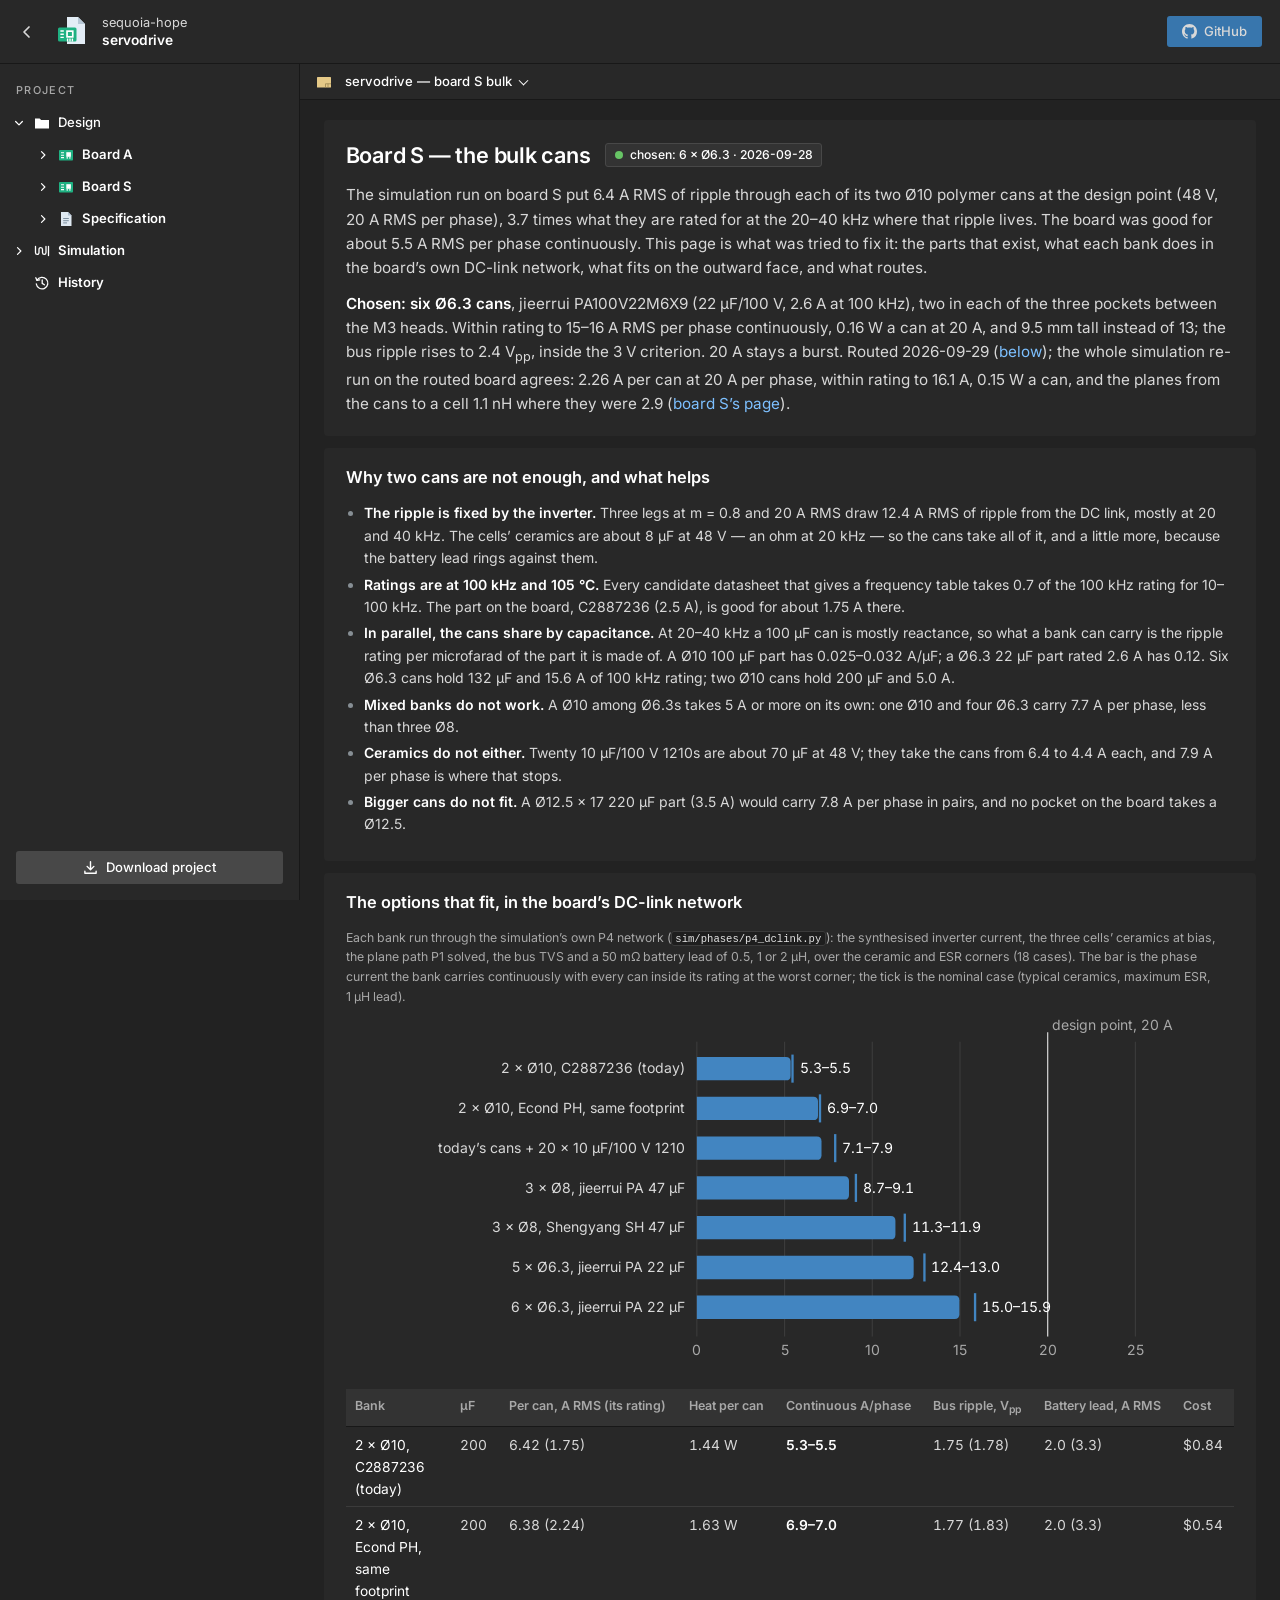
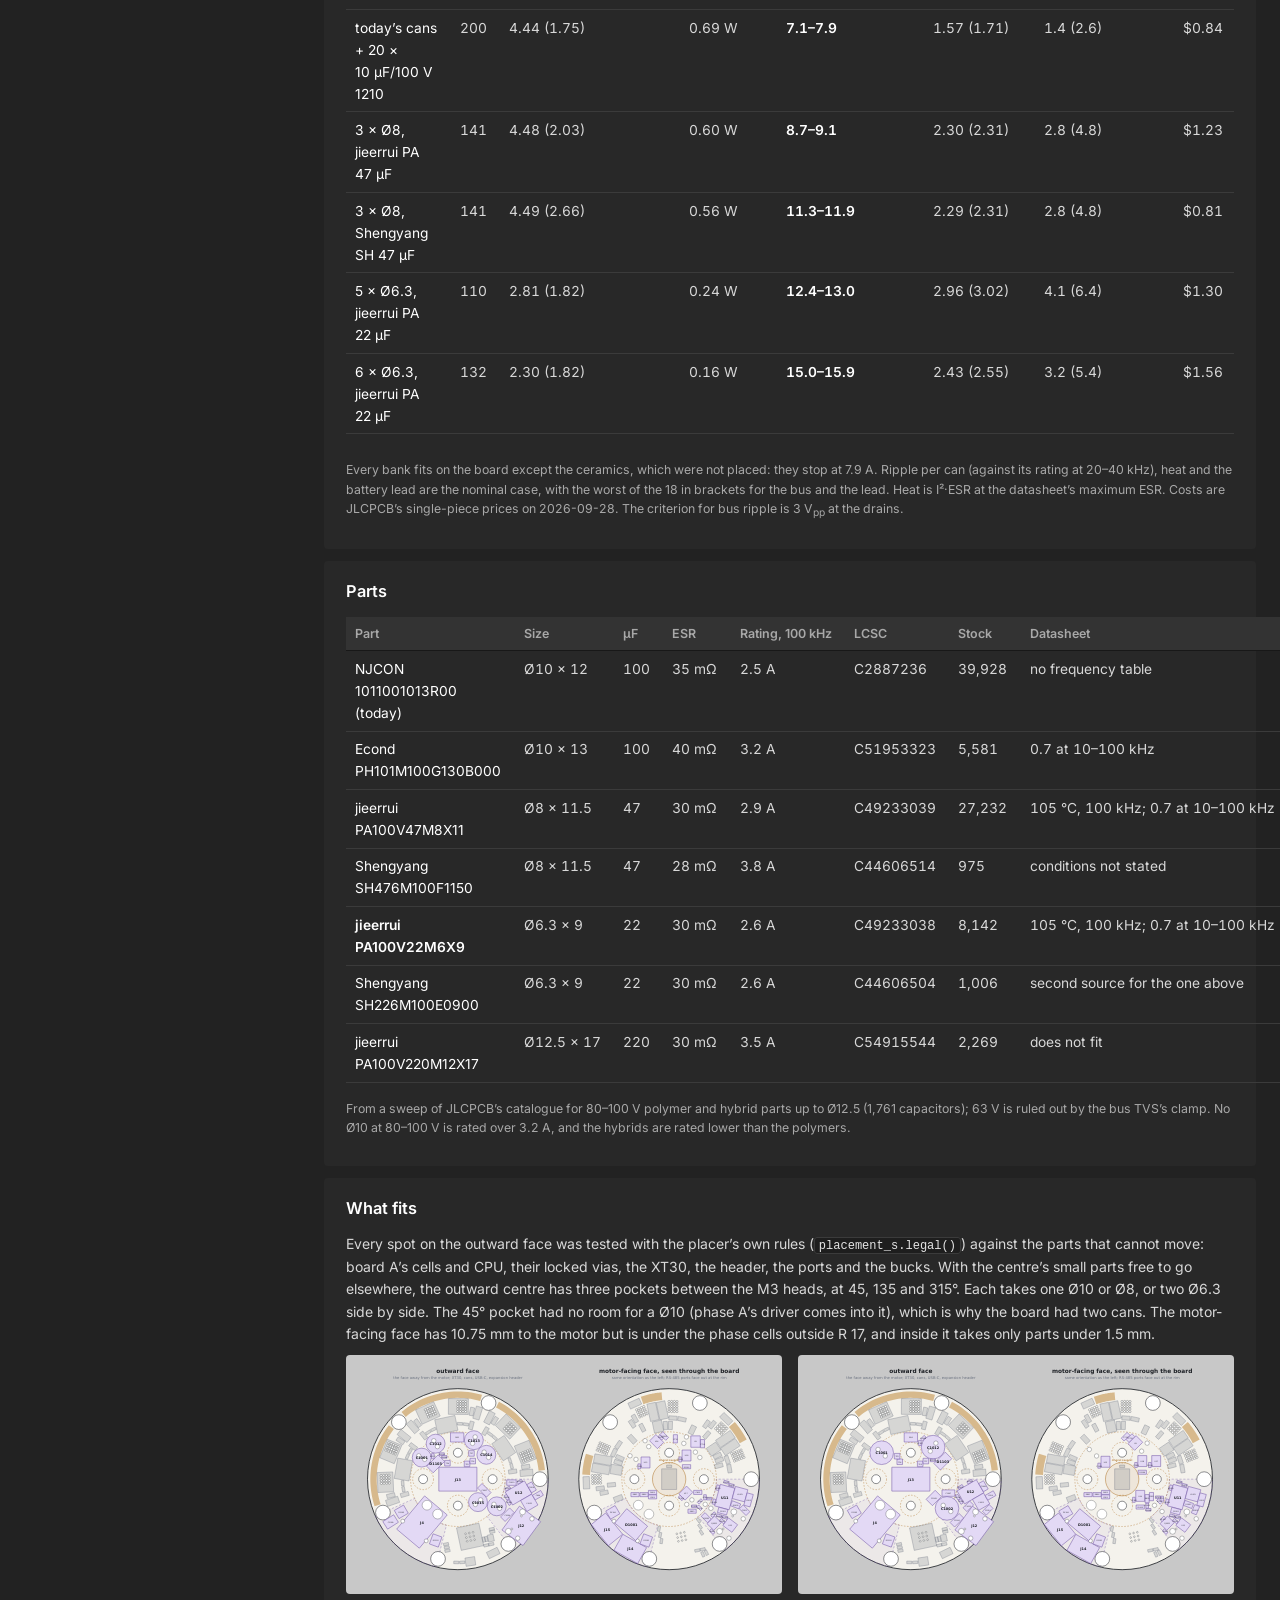
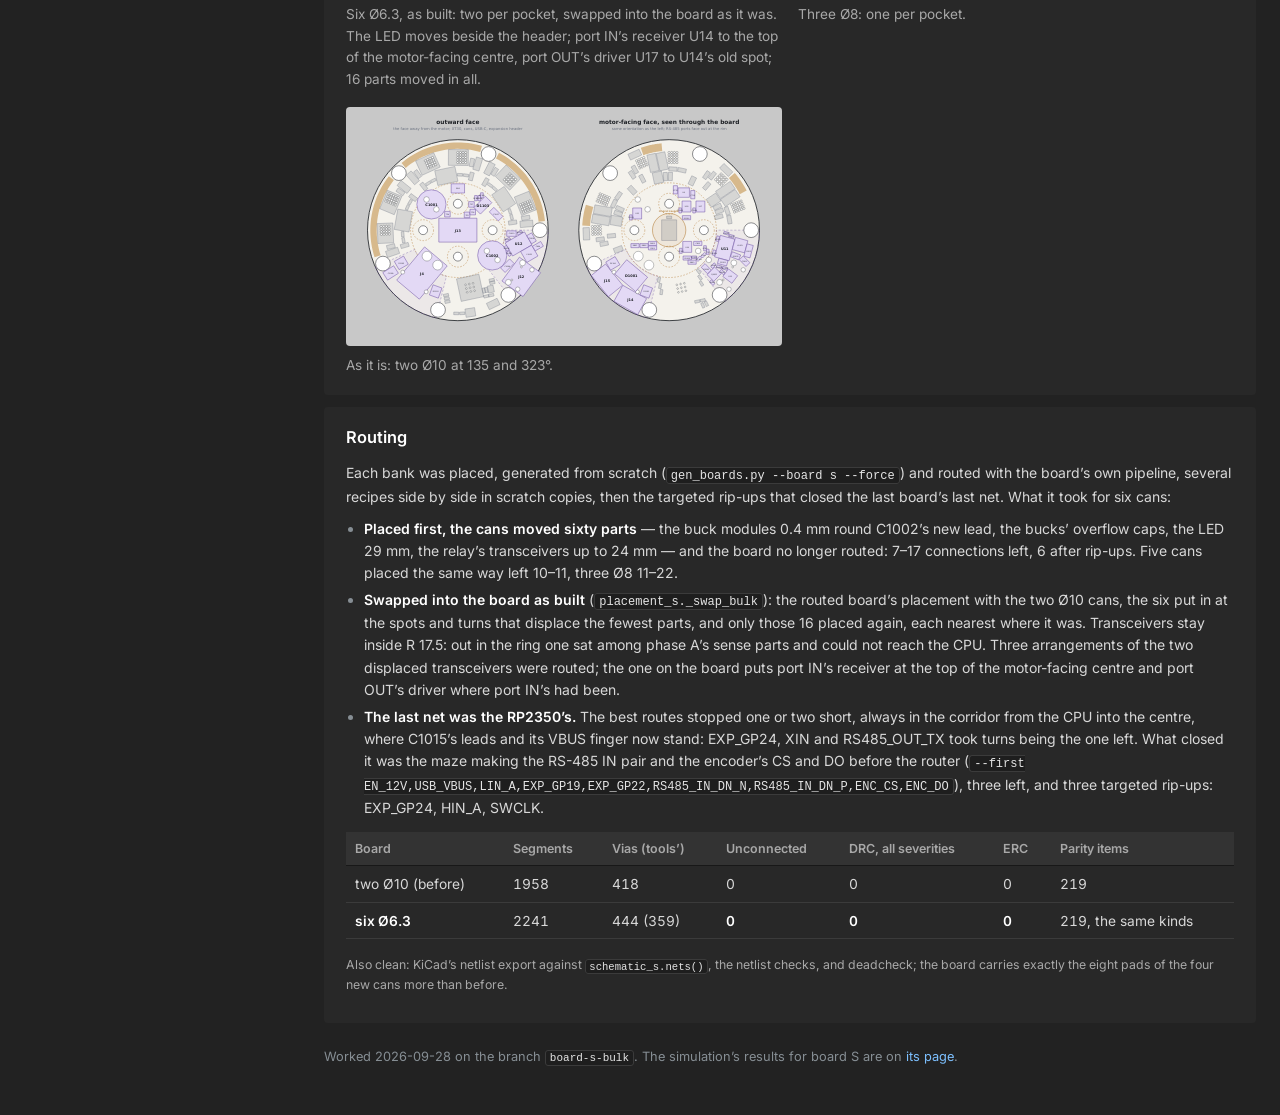
<file: bulk.html>
<!doctype html>
<html lang="en">
<head>
<meta charset="utf-8">
<meta name="viewport" content="width=device-width, initial-scale=1, viewport-fit=cover">
<title>servodrive — board S bulk</title>
<link rel="stylesheet" href="style.css">
<script src="shell.js"></script>
<style>
  table.opts, table.parts, table.routes { font-size: .86rem; }
  table.opts td:first-child, table.parts td:first-child { color: var(--head); }
  .wrap { overflow-x: auto; margin: .6rem 0 .2rem; }
  svg.bars { display: block; width: 100%; min-width: 640px; height: auto; }
  svg.bars .grid { stroke: var(--line); stroke-width: 1; }
  svg.bars .tick, svg.bars .lab, svg.bars .val, svg.bars .reft { fill: var(--muted); font: 12px Inter, system-ui, sans-serif; }
  svg.bars .lab { fill: var(--fg); }
  svg.bars .val { fill: var(--head); font-variant-numeric: tabular-nums; }
  svg.bars .ref { stroke: var(--fg); stroke-width: 1; }
  svg.bars .fill { fill: var(--accent-hi); }
  svg.bars .nom { stroke: var(--accent-hi); stroke-width: 2; }
  svg.bars .hit { fill: transparent; }
  svg.bars .bar:hover .hit { fill: var(--raised); }
  .plans { display: grid; gap: 1rem; grid-template-columns: repeat(auto-fit, minmax(420px, 1fr)); }
  .plans figure { margin: 0; }
  .plans img { width: 100%; height: auto; background: var(--canvas); border-radius: 4px; }
  .plans figcaption { color: var(--muted); font-size: .85rem; }
</style>
</head>
<body>

<header>
  <p class="crumb"><a href="index.html">servodrive</a> &rsaquo; <a href="single.html">board S</a> &rsaquo; Bulk options</p>
  <div class="title">
    <h1>Board S &mdash; the bulk cans</h1>
    <span class="state active"><span class="dot"></span>chosen: 6 &times; &Oslash;6.3 &middot; 2026-09-28</span>
  </div>
  <p class="lede">The simulation run on board S put 6.4&nbsp;A RMS of ripple through each of its two
  &Oslash;10 polymer cans at the design point (48&nbsp;V, 20&nbsp;A RMS per phase), 3.7 times what they are
  rated for at the 20&ndash;40&nbsp;kHz where that ripple lives. The board was good for about 5.5&nbsp;A RMS per
  phase continuously. This page is what was tried to fix it: the parts that exist, what each bank
  does in the board&rsquo;s own DC-link network, what fits on the outward face, and what routes.</p>
  <p class="lede"><strong>Chosen: six &Oslash;6.3 cans</strong>, jieerrui PA100V22M6X9 (22&nbsp;&micro;F/100&nbsp;V,
  2.6&nbsp;A at 100&nbsp;kHz), two in each of the three pockets between the M3 heads. Within rating to
  15&ndash;16&nbsp;A RMS per phase continuously, 0.16&nbsp;W a can at 20&nbsp;A, and 9.5&nbsp;mm tall instead of 13; the
  bus ripple rises to 2.4&nbsp;V<sub>pp</sub>, inside the 3&nbsp;V criterion. 20&nbsp;A stays a burst. Routed
  2026-09-29 (<a href="#routing">below</a>); the whole simulation re-run on the routed board agrees:
  2.26&nbsp;A per can at 20&nbsp;A per phase, within rating to 16.1&nbsp;A, 0.15&nbsp;W a can, and the planes
  from the cans to a cell 1.1&nbsp;nH where they were 2.9 (<a href="single.html#sim">board S&rsquo;s page</a>).</p>
</header>

<main>

  <section id="why">
    <h2>Why two cans are not enough, and what helps</h2>
    <ul>
      <li><strong>The ripple is fixed by the inverter.</strong> Three legs at m&nbsp;=&nbsp;0.8 and 20&nbsp;A RMS draw
      12.4&nbsp;A RMS of ripple from the DC link, mostly at 20 and 40&nbsp;kHz. The cells&rsquo; ceramics are
      about 8&nbsp;&micro;F at 48&nbsp;V &mdash; an ohm at 20&nbsp;kHz &mdash; so the cans take all of it, and a little
      more, because the battery lead rings against them.</li>
      <li><strong>Ratings are at 100&nbsp;kHz and 105&nbsp;&deg;C.</strong> Every candidate datasheet that gives a
      frequency table takes 0.7 of the 100&nbsp;kHz rating for 10&ndash;100&nbsp;kHz. The part on the board,
      C2887236 (2.5&nbsp;A), is good for about 1.75&nbsp;A there.</li>
      <li><strong>In parallel, the cans share by capacitance.</strong> At 20&ndash;40&nbsp;kHz a 100&nbsp;&micro;F can is mostly
      reactance, so what a bank can carry is the ripple rating per microfarad of the part it is made
      of. A &Oslash;10 100&nbsp;&micro;F part has 0.025&ndash;0.032&nbsp;A/&micro;F; a &Oslash;6.3 22&nbsp;&micro;F part rated 2.6&nbsp;A has 0.12.
      Six &Oslash;6.3 cans hold 132&nbsp;&micro;F and 15.6&nbsp;A of 100&nbsp;kHz rating; two &Oslash;10 cans hold 200&nbsp;&micro;F and 5.0&nbsp;A.</li>
      <li><strong>Mixed banks do not work.</strong> A &Oslash;10 among &Oslash;6.3s takes 5&nbsp;A or more on its own:
      one &Oslash;10 and four &Oslash;6.3 carry 7.7&nbsp;A per phase, less than three &Oslash;8.</li>
      <li><strong>Ceramics do not either.</strong> Twenty 10&nbsp;&micro;F/100&nbsp;V 1210s are about 70&nbsp;&micro;F at 48&nbsp;V; they
      take the cans from 6.4 to 4.4&nbsp;A each, and 7.9&nbsp;A per phase is where that stops.</li>
      <li><strong>Bigger cans do not fit.</strong> A &Oslash;12.5&nbsp;&times;&nbsp;17 220&nbsp;&micro;F part (3.5&nbsp;A) would carry
      7.8&nbsp;A per phase in pairs, and no pocket on the board takes a &Oslash;12.5.</li>
    </ul>
  </section>

  <section id="options">
    <h2>The options that fit, in the board&rsquo;s DC-link network</h2>
    <p class="sub">Each bank run through the simulation&rsquo;s own P4 network (<code>sim/phases/p4_dclink.py</code>):
    the synthesised inverter current, the three cells&rsquo; ceramics at bias, the plane path P1 solved,
    the bus TVS and a 50&nbsp;m&Omega; battery lead of 0.5, 1 or 2&nbsp;&micro;H, over the ceramic and ESR corners
    (18 cases). The bar is the phase current the bank carries continuously with every can inside
    its rating at the worst corner; the tick is the nominal case (typical ceramics, maximum ESR,
    1&nbsp;&micro;H lead).</p>
    <div class="wrap">
<svg class="bars" viewBox="0 0 760 300" role="img" aria-labelledby="bars-t">
<title id="bars-t">Phase current each bulk option carries continuously with every can inside its ripple rating; the design point is 20 A RMS per phase.</title>
<line class="grid" x1="300.0" x2="300.0" y1="22" y2="274"/>
<text class="tick" x="300.0" y="290" text-anchor="middle">0</text>
<line class="grid" x1="375.0" x2="375.0" y1="22" y2="274"/>
<text class="tick" x="375.0" y="290" text-anchor="middle">5</text>
<line class="grid" x1="450.0" x2="450.0" y1="22" y2="274"/>
<text class="tick" x="450.0" y="290" text-anchor="middle">10</text>
<line class="grid" x1="525.0" x2="525.0" y1="22" y2="274"/>
<text class="tick" x="525.0" y="290" text-anchor="middle">15</text>
<line class="grid" x1="600.0" x2="600.0" y1="22" y2="274"/>
<text class="tick" x="600.0" y="290" text-anchor="middle">20</text>
<line class="grid" x1="675.0" x2="675.0" y1="22" y2="274"/>
<text class="tick" x="675.0" y="290" text-anchor="middle">25</text>
<line class="ref" x1="600.0" x2="600.0" y1="14" y2="274"/>
<text class="reft" x="604.0" y="12">design point, 20 A</text>
<g class="bar"><title>2 × Ø10, C2887236 (today): 5.5 A nominal, 5.3 A at the worst corner; 6.42 A per can against 1.75 A of rating</title><rect class="hit" x="0" y="28" width="760" height="34"/><text class="lab" x="290" y="49" text-anchor="end">2 &times; &Oslash;10, C2887236 (today)</text><path class="fill" d="M300.0,35 H376.2 q4,0 4,4 v12 q0,4 -4,4 H300.0 Z"/><line class="nom" x1="381.8" x2="381.8" y1="33" y2="57"/><text class="val" x="387.8" y="49">5.3&ndash;5.5</text></g>
<g class="bar"><title>2 × Ø10, Econd PH, same footprint: 7.0 A nominal, 6.9 A at the worst corner; 6.38 A per can against 2.24 A of rating</title><rect class="hit" x="0" y="62" width="760" height="34"/><text class="lab" x="290" y="83" text-anchor="end">2 &times; &Oslash;10, Econd PH, same footprint</text><path class="fill" d="M300.0,69 H399.6 q4,0 4,4 v12 q0,4 -4,4 H300.0 Z"/><line class="nom" x1="405.3" x2="405.3" y1="67" y2="91"/><text class="val" x="411.3" y="83">6.9&ndash;7.0</text></g>
<g class="bar"><title>today’s cans + 20 × 10 µF/100 V 1210: 7.9 A nominal, 7.1 A at the worst corner; 4.44 A per can against 1.75 A of rating</title><rect class="hit" x="0" y="96" width="760" height="34"/><text class="lab" x="290" y="117" text-anchor="end">today&rsquo;s cans + 20 &times; 10&nbsp;&micro;F/100&nbsp;V 1210</text><path class="fill" d="M300.0,103 H402.6 q4,0 4,4 v12 q0,4 -4,4 H300.0 Z"/><line class="nom" x1="418.3" x2="418.3" y1="101" y2="125"/><text class="val" x="424.3" y="117">7.1&ndash;7.9</text></g>
<g class="bar"><title>3 × Ø8, jieerrui PA 47 µF: 9.1 A nominal, 8.7 A at the worst corner; 4.48 A per can against 2.03 A of rating</title><rect class="hit" x="0" y="130" width="760" height="34"/><text class="lab" x="290" y="151" text-anchor="end">3 &times; &Oslash;8, jieerrui PA 47&nbsp;&micro;F</text><path class="fill" d="M300.0,137 H426.1 q4,0 4,4 v12 q0,4 -4,4 H300.0 Z"/><line class="nom" x1="436.0" x2="436.0" y1="135" y2="159"/><text class="val" x="442.0" y="151">8.7&ndash;9.1</text></g>
<g class="bar"><title>3 × Ø8, Shengyang SH 47 µF: 11.9 A nominal, 11.3 A at the worst corner; 4.49 A per can against 2.66 A of rating</title><rect class="hit" x="0" y="164" width="760" height="34"/><text class="lab" x="290" y="185" text-anchor="end">3 &times; &Oslash;8, Shengyang SH 47&nbsp;&micro;F</text><path class="fill" d="M300.0,171 H465.8 q4,0 4,4 v12 q0,4 -4,4 H300.0 Z"/><line class="nom" x1="477.8" x2="477.8" y1="169" y2="193"/><text class="val" x="483.8" y="185">11.3&ndash;11.9</text></g>
<g class="bar"><title>5 × Ø6.3, jieerrui PA 22 µF: 13.0 A nominal, 12.4 A at the worst corner; 2.81 A per can against 1.82 A of rating</title><rect class="hit" x="0" y="198" width="760" height="34"/><text class="lab" x="290" y="219" text-anchor="end">5 &times; &Oslash;6.3, jieerrui PA 22&nbsp;&micro;F</text><path class="fill" d="M300.0,205 H481.4 q4,0 4,4 v12 q0,4 -4,4 H300.0 Z"/><line class="nom" x1="494.6" x2="494.6" y1="203" y2="227"/><text class="val" x="500.6" y="219">12.4&ndash;13.0</text></g>
<g class="bar"><title>6 × Ø6.3, jieerrui PA 22 µF: 15.9 A nominal, 15.0 A at the worst corner; 2.30 A per can against 1.82 A of rating</title><rect class="hit" x="0" y="232" width="760" height="34"/><text class="lab" x="290" y="253" text-anchor="end">6 &times; &Oslash;6.3, jieerrui PA 22&nbsp;&micro;F</text><path class="fill" d="M300.0,239 H520.5 q4,0 4,4 v12 q0,4 -4,4 H300.0 Z"/><line class="nom" x1="537.9" x2="537.9" y1="237" y2="261"/><text class="val" x="543.9" y="253">15.0&ndash;15.9</text></g>
</svg>
    </div>
    <div class="wrap">
    <table class="opts num"><thead><tr><th>Bank</th><th>&micro;F</th><th>Per can, A RMS (its rating)</th><th>Heat per can</th><th>Continuous A/phase</th><th>Bus ripple, V<sub>pp</sub></th><th>Battery lead, A RMS</th><th>Cost</th></tr></thead><tbody><tr><td>2 &times; &Oslash;10, C2887236 (today)</td><td>200</td><td>6.42 (1.75)</td><td>1.44&nbsp;W</td><td><b>5.3&ndash;5.5</b></td><td>1.75 (1.78)</td><td>2.0 (3.3)</td><td>$0.84</td></tr><tr><td>2 &times; &Oslash;10, Econd PH, same footprint</td><td>200</td><td>6.38 (2.24)</td><td>1.63&nbsp;W</td><td><b>6.9&ndash;7.0</b></td><td>1.77 (1.83)</td><td>2.0 (3.3)</td><td>$0.54</td></tr><tr><td>today&rsquo;s cans + 20 &times; 10&nbsp;&micro;F/100&nbsp;V 1210</td><td>200</td><td>4.44 (1.75)</td><td>0.69&nbsp;W</td><td><b>7.1&ndash;7.9</b></td><td>1.57 (1.71)</td><td>1.4 (2.6)</td><td>$0.84</td></tr><tr><td>3 &times; &Oslash;8, jieerrui PA 47&nbsp;&micro;F</td><td>141</td><td>4.48 (2.03)</td><td>0.60&nbsp;W</td><td><b>8.7&ndash;9.1</b></td><td>2.30 (2.31)</td><td>2.8 (4.8)</td><td>$1.23</td></tr><tr><td>3 &times; &Oslash;8, Shengyang SH 47&nbsp;&micro;F</td><td>141</td><td>4.49 (2.66)</td><td>0.56&nbsp;W</td><td><b>11.3&ndash;11.9</b></td><td>2.29 (2.31)</td><td>2.8 (4.8)</td><td>$0.81</td></tr><tr><td>5 &times; &Oslash;6.3, jieerrui PA 22&nbsp;&micro;F</td><td>110</td><td>2.81 (1.82)</td><td>0.24&nbsp;W</td><td><b>12.4&ndash;13.0</b></td><td>2.96 (3.02)</td><td>4.1 (6.4)</td><td>$1.30</td></tr><tr><td>6 &times; &Oslash;6.3, jieerrui PA 22&nbsp;&micro;F</td><td>132</td><td>2.30 (1.82)</td><td>0.16&nbsp;W</td><td><b>15.0&ndash;15.9</b></td><td>2.43 (2.55)</td><td>3.2 (5.4)</td><td>$1.56</td></tr></tbody></table>
    </div>
    <p class="sub">Every bank fits on the board except the ceramics, which were not placed: they stop at
    7.9&nbsp;A. Ripple per can (against its rating at 20&ndash;40&nbsp;kHz), heat and the battery lead are the
    nominal case, with the worst of the 18 in brackets for the bus and the lead. Heat is I&sup2;&middot;ESR at the datasheet&rsquo;s maximum ESR. Costs are
    JLCPCB&rsquo;s single-piece prices on 2026-09-28. The criterion for bus ripple is 3&nbsp;V<sub>pp</sub> at the drains.</p>
  </section>

  <section id="parts">
    <h2>Parts</h2>
    <table class="parts num">
      <thead><tr><th>Part</th><th>Size</th><th>&micro;F</th><th>ESR</th><th>Rating, 100&nbsp;kHz</th><th>LCSC</th><th>Stock</th><th>Datasheet</th></tr></thead>
      <tbody>
        <tr><td>NJCON 1011001013R00 (today)</td><td>&Oslash;10&nbsp;&times;&nbsp;12</td><td>100</td><td>35&nbsp;m&Omega;</td><td>2.5&nbsp;A</td><td>C2887236</td><td>39,928</td><td>no frequency table</td></tr>
        <tr><td>Econd PH101M100G130B000</td><td>&Oslash;10&nbsp;&times;&nbsp;13</td><td>100</td><td>40&nbsp;m&Omega;</td><td>3.2&nbsp;A</td><td>C51953323</td><td>5,581</td><td>0.7 at 10&ndash;100&nbsp;kHz</td></tr>
        <tr><td>jieerrui PA100V47M8X11</td><td>&Oslash;8&nbsp;&times;&nbsp;11.5</td><td>47</td><td>30&nbsp;m&Omega;</td><td>2.9&nbsp;A</td><td>C49233039</td><td>27,232</td><td>105&nbsp;&deg;C, 100&nbsp;kHz; 0.7 at 10&ndash;100&nbsp;kHz</td></tr>
        <tr><td>Shengyang SH476M100F1150</td><td>&Oslash;8&nbsp;&times;&nbsp;11.5</td><td>47</td><td>28&nbsp;m&Omega;</td><td>3.8&nbsp;A</td><td>C44606514</td><td>975</td><td>conditions not stated</td></tr>
        <tr><td><b>jieerrui PA100V22M6X9</b></td><td>&Oslash;6.3&nbsp;&times;&nbsp;9</td><td>22</td><td>30&nbsp;m&Omega;</td><td>2.6&nbsp;A</td><td>C49233038</td><td>8,142</td><td>105&nbsp;&deg;C, 100&nbsp;kHz; 0.7 at 10&ndash;100&nbsp;kHz</td></tr>
        <tr><td>Shengyang SH226M100E0900</td><td>&Oslash;6.3&nbsp;&times;&nbsp;9</td><td>22</td><td>30&nbsp;m&Omega;</td><td>2.6&nbsp;A</td><td>C44606504</td><td>1,006</td><td>second source for the one above</td></tr>
        <tr><td>jieerrui PA100V220M12X17</td><td>&Oslash;12.5&nbsp;&times;&nbsp;17</td><td>220</td><td>30&nbsp;m&Omega;</td><td>3.5&nbsp;A</td><td>C54915544</td><td>2,269</td><td>does not fit</td></tr>
      </tbody>
    </table>
    <p class="sub">From a sweep of JLCPCB&rsquo;s catalogue for 80&ndash;100&nbsp;V polymer and hybrid parts up to
    &Oslash;12.5 (1,761 capacitors); 63&nbsp;V is ruled out by the bus TVS&rsquo;s clamp. No &Oslash;10 at 80&ndash;100&nbsp;V is rated
    over 3.2&nbsp;A, and the hybrids are rated lower than the polymers.</p>
  </section>

  <section id="fit">
    <h2>What fits</h2>
    <p>Every spot on the outward face was tested with the placer&rsquo;s own rules
    (<code>placement_s.legal()</code>) against the parts that cannot move: board A&rsquo;s cells and CPU,
    their locked vias, the XT30, the header, the ports and the bucks. With the centre&rsquo;s small parts
    free to go elsewhere, the outward centre has three pockets between the M3 heads, at 45, 135 and
    315&deg;. Each takes one &Oslash;10 or &Oslash;8, or two &Oslash;6.3 side by side. The 45&deg; pocket had no room for
    a &Oslash;10 (phase A&rsquo;s driver comes into it), which is why the board had two cans. The motor-facing
    face has 10.75&nbsp;mm to the motor but is under the phase cells outside R&nbsp;17, and inside it takes
    only parts under 1.5&nbsp;mm.</p>
    <div class="plans">
      <figure><img src="img/bulk_6x63.svg" alt="Board S placement with six D6.3 cans, two in each pocket">
        <figcaption>Six &Oslash;6.3, as built: two per pocket, swapped into the board as it was. The LED moves
        beside the header; port IN&rsquo;s receiver U14 to the top of the motor-facing centre, port OUT&rsquo;s
        driver U17 to U14&rsquo;s old spot; 16 parts moved in all.</figcaption></figure>
      <figure><img src="img/bulk_3x8.svg" alt="Board S placement with three D8 cans, one in each pocket">
        <figcaption>Three &Oslash;8: one per pocket.</figcaption></figure>
      <figure><img src="img/bulk_2x10.svg" alt="Board S placement as it is, two D10 cans">
        <figcaption>As it is: two &Oslash;10 at 135 and 323&deg;.</figcaption></figure>
    </div>
  </section>

  <section id="routing">
    <h2>Routing</h2>
    <p>Each bank was placed, generated from scratch (<code>gen_boards.py --board s --force</code>) and routed
    with the board&rsquo;s own pipeline, several recipes side by side in scratch copies, then the targeted
    rip-ups that closed the last board&rsquo;s last net. What it took for six cans:</p>
    <ul>
      <li><strong>Placed first, the cans moved sixty parts</strong> &mdash; the buck modules 0.4&nbsp;mm round
      C1002&rsquo;s new lead, the bucks&rsquo; overflow caps, the LED 29&nbsp;mm, the relay&rsquo;s transceivers up to
      24&nbsp;mm &mdash; and the board no longer routed: 7&ndash;17 connections left, 6 after rip-ups. Five
      cans placed the same way left 10&ndash;11, three &Oslash;8 11&ndash;22.</li>
      <li><strong>Swapped into the board as built</strong> (<code>placement_s._swap_bulk</code>): the routed
      board&rsquo;s placement with the two &Oslash;10 cans, the six put in at the spots and turns that displace
      the fewest parts, and only those 16 placed again, each nearest where it was. Transceivers
      stay inside R&nbsp;17.5: out in the ring one sat among phase A&rsquo;s sense parts and could not
      reach the CPU. Three arrangements of the two displaced transceivers were routed; the one on
      the board puts port IN&rsquo;s receiver at the top of the motor-facing centre and port OUT&rsquo;s driver
      where port IN&rsquo;s had been.</li>
      <li><strong>The last net was the RP2350&rsquo;s.</strong> The best routes stopped one or two short, always
      in the corridor from the CPU into the centre, where C1015&rsquo;s leads and its VBUS finger now
      stand: EXP_GP24, XIN and RS485_OUT_TX took turns being the one left. What closed it was
      the maze making the RS-485 IN pair and the encoder&rsquo;s CS and DO before the router
      (<code>--first EN_12V,USB_VBUS,LIN_A,EXP_GP19,EXP_GP22,RS485_IN_DN_N,RS485_IN_DN_P,ENC_CS,ENC_DO</code>),
      three left, and three targeted rip-ups: EXP_GP24, HIN_A, SWCLK.</li>
    </ul>
    <table class="routes num">
      <thead><tr><th>Board</th><th>Segments</th><th>Vias (tools&rsquo;)</th><th>Unconnected</th><th>DRC, all severities</th><th>ERC</th><th>Parity items</th></tr></thead>
      <tbody>
        <tr><td>two &Oslash;10 (before)</td><td>1958</td><td>418</td><td>0</td><td>0</td><td>0</td><td>219</td></tr>
        <tr><td><b>six &Oslash;6.3</b></td><td>2241</td><td>444 (359)</td><td><b>0</b></td><td><b>0</b></td><td><b>0</b></td><td>219, the same kinds</td></tr>
      </tbody>
    </table>
    <p class="sub">Also clean: KiCad&rsquo;s netlist export against <code>schematic_s.nets()</code>, the netlist checks,
    and deadcheck; the board carries exactly the eight pads of the four new cans more than before.</p>
  </section>

</main>

<footer>
  <p>Worked 2026-09-28 on the branch <code>board-s-bulk</code>. The simulation&rsquo;s results for board S are on
  <a href="single.html#sim">its page</a>.</p>
</footer>
</body>
</html>
</file>
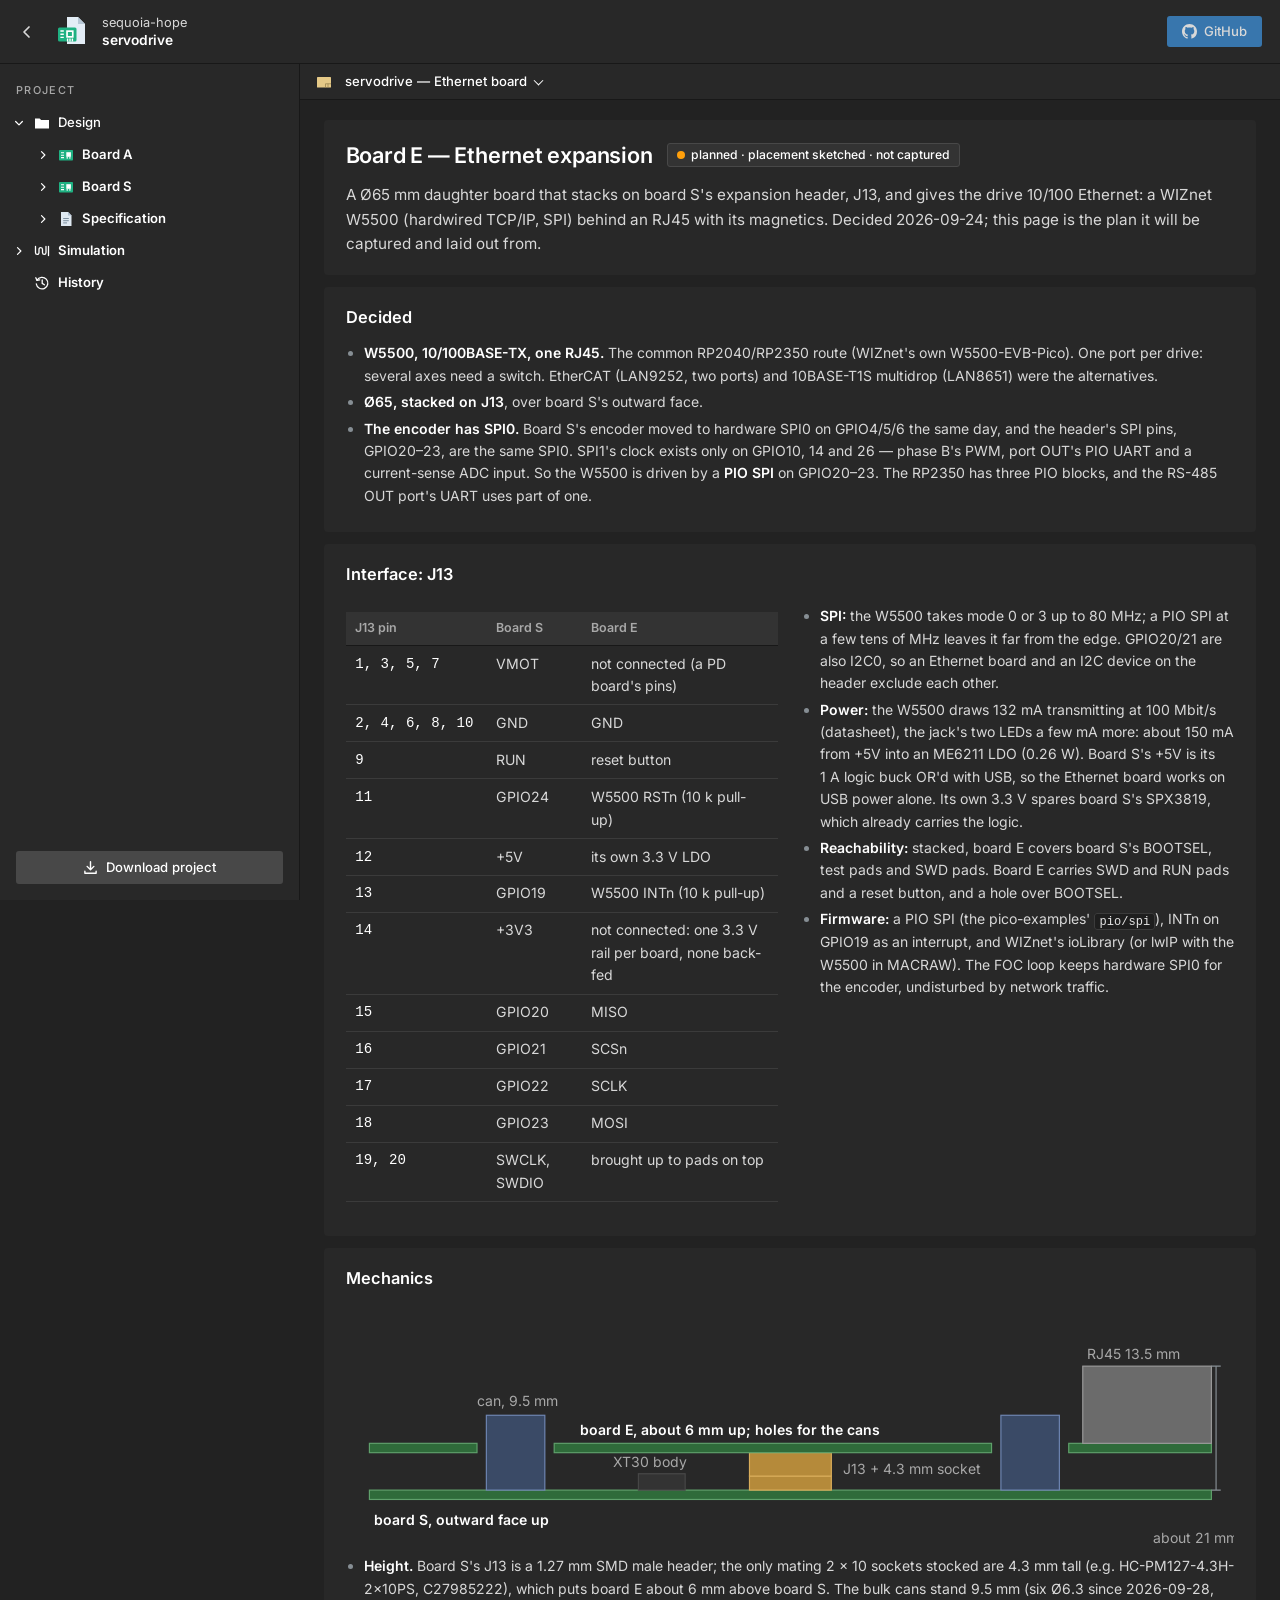
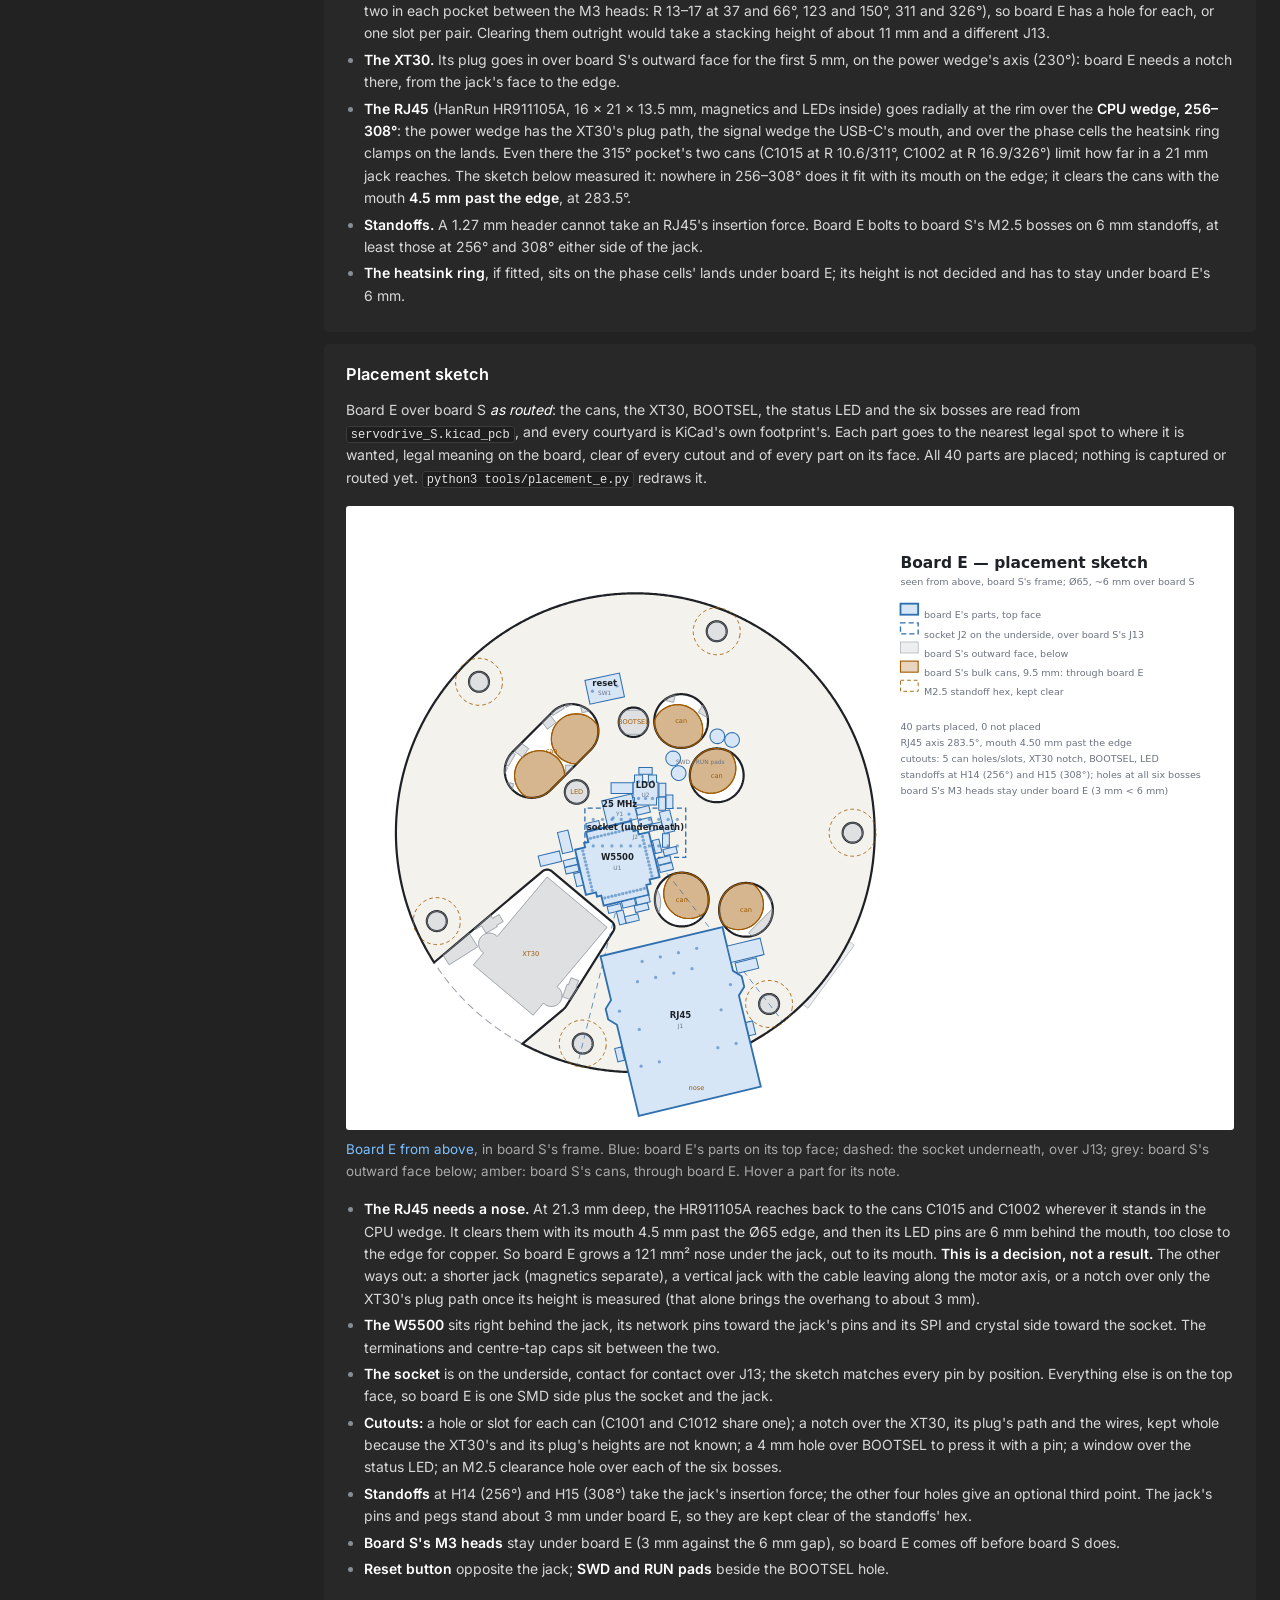
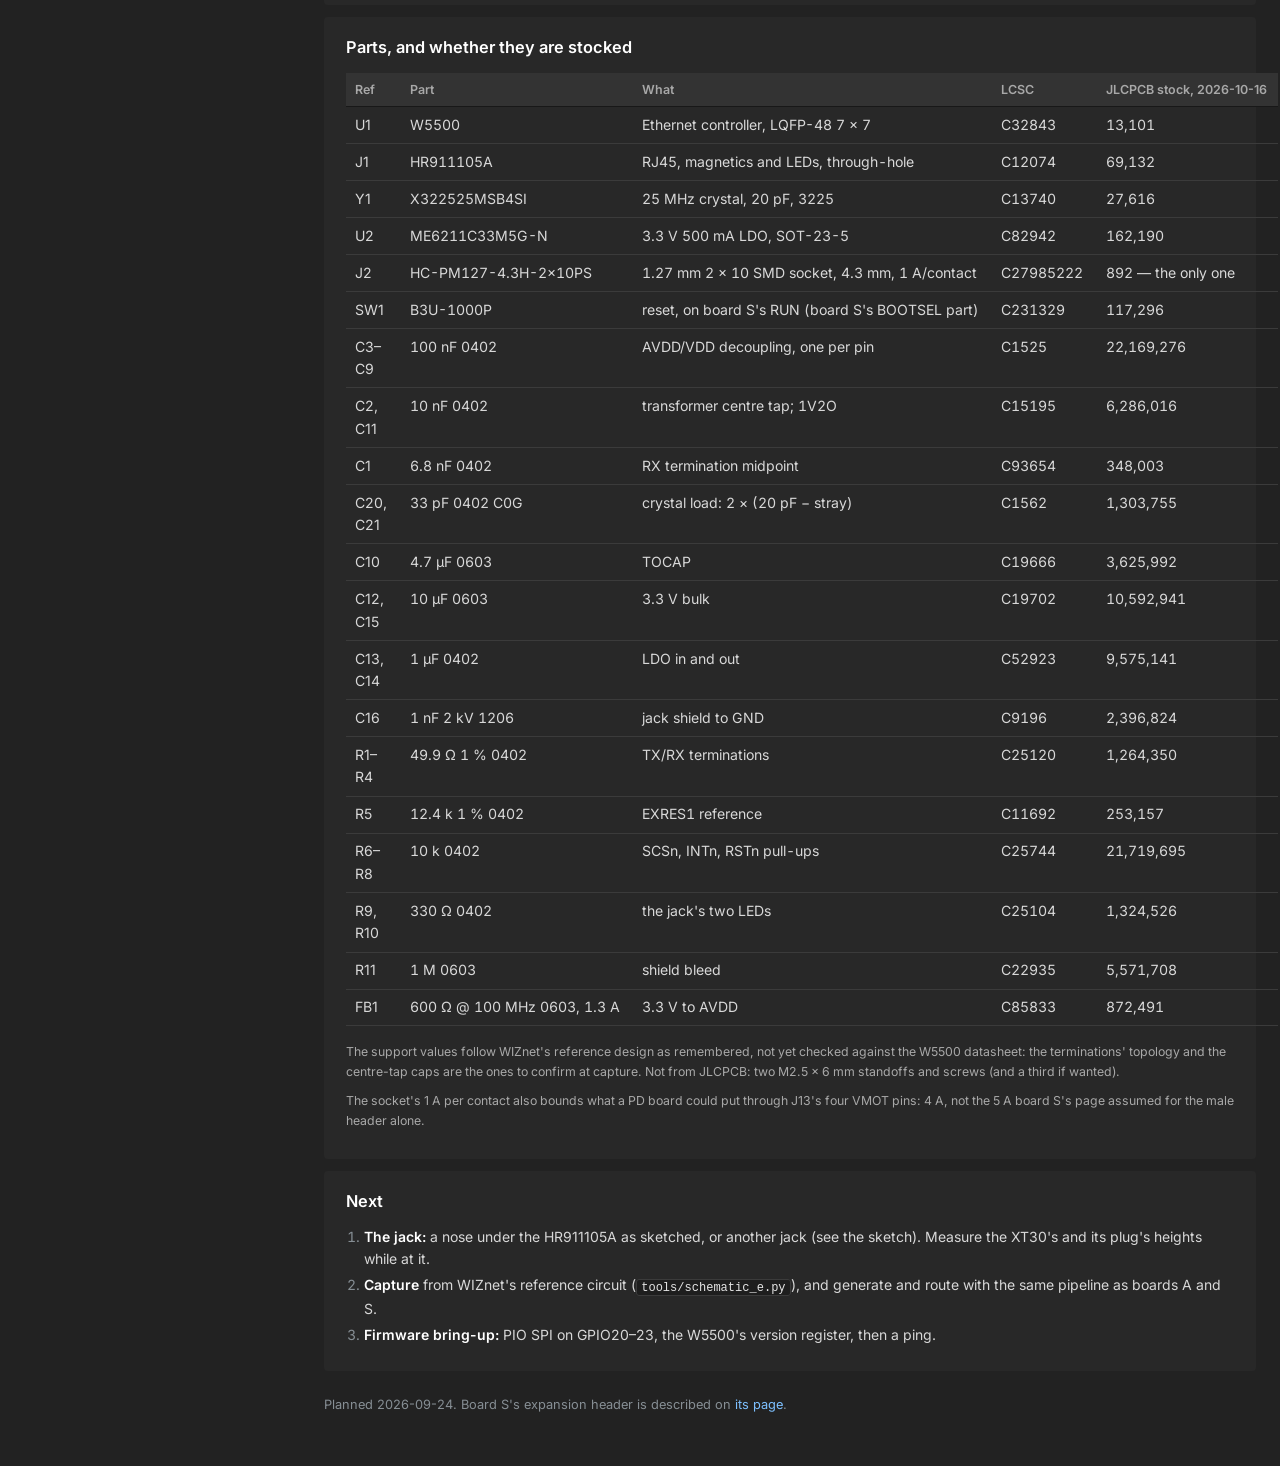
<file: ethernet.html>
<!doctype html>
<html lang="en">
<head>
<meta charset="utf-8">
<meta name="viewport" content="width=device-width, initial-scale=1, viewport-fit=cover">
<title>servodrive — Ethernet board</title>
<link rel="stylesheet" href="style.css">
<script src="shell.js"></script>
<style>
  table.pins td:first-child { white-space: nowrap; color: var(--head); }
  table.spec td:first-child { white-space: nowrap; color: var(--head); }
  table.pins, table.spec, table.parts { font-size: .88rem; }
  .two { display: grid; gap: .75rem 1.5rem; grid-template-columns: repeat(auto-fit, minmax(320px, 1fr)); }
  .bd-wrap { overflow-x: auto; margin: .6rem 0 .2rem; }
  svg.st { display: block; width: 100%; min-width: 620px; height: auto; }
  svg.st rect { stroke-width: 1; }
  svg.st .pcb { fill: #2f6b3a; stroke: #5fa06b; }
  svg.st .part { fill: var(--raised); stroke: var(--btn); }
  svg.st .can { fill: #3a4a66; stroke: #6f86b3; }
  svg.st .rj { fill: #6b6b6b; stroke: #9a9a9a; }
  svg.st .hdr { fill: #b58a3a; stroke: #d9ad5a; }
  svg.st text { fill: var(--muted); font: 12px Inter, system-ui, sans-serif; }
  svg.st text.t { fill: var(--head); font-weight: 600; }
  svg.st path { fill: none; stroke: var(--dim); stroke-width: 1; }
</style>
</head>
<body>

<header>
  <p class="crumb"><a href="index.html">servodrive</a> &rsaquo; <a href="single.html">board S</a> &rsaquo; Ethernet board</p>
  <div class="title">
    <h1>Board E &mdash; Ethernet expansion</h1>
    <span class="state draft"><span class="dot"></span>planned &middot; placement sketched &middot; not captured</span>
  </div>
  <p class="lede">A &Oslash;65&nbsp;mm daughter board that stacks on board S's expansion header, J13, and gives
  the drive 10/100 Ethernet: a WIZnet W5500 (hardwired TCP/IP, SPI) behind an RJ45 with its
  magnetics. Decided 2026-09-24; this page is the plan it will be captured and laid out from.</p>
</header>

<main>

  <section id="decided">
    <h2>Decided</h2>
    <ul>
      <li><strong>W5500, 10/100BASE-TX, one RJ45.</strong> The common RP2040/RP2350 route (WIZnet's own
      W5500-EVB-Pico). One port per drive: several axes need a switch. EtherCAT (LAN9252, two ports)
      and 10BASE-T1S multidrop (LAN8651) were the alternatives.</li>
      <li><strong>&Oslash;65, stacked on J13</strong>, over board S's outward face.</li>
      <li><strong>The encoder has SPI0.</strong> Board S's encoder moved to hardware SPI0 on
      GPIO4/5/6 the same day, and the header's SPI pins, GPIO20&ndash;23, are the same SPI0. SPI1's clock
      exists only on GPIO10, 14 and 26 &mdash; phase B's PWM, port OUT's PIO UART and a current-sense ADC input. So the W5500 is driven by a <strong>PIO SPI</strong> on
      GPIO20&ndash;23. The RP2350 has three PIO blocks, and the RS-485 OUT port's UART uses part of one.</li>
    </ul>
  </section>

  <section id="interface">
    <h2>Interface: J13</h2>
    <div class="two">
      <div>
        <table class="pins"><thead><tr><th>J13 pin</th><th>Board S</th><th>Board E</th></tr></thead><tbody>
          <tr><td>1, 3, 5, 7</td><td>VMOT</td><td>not connected (a PD board's pins)</td></tr>
          <tr><td>2, 4, 6, 8, 10</td><td>GND</td><td>GND</td></tr>
          <tr><td>9</td><td>RUN</td><td>reset button</td></tr>
          <tr><td>11</td><td>GPIO24</td><td>W5500 RSTn (10&nbsp;k pull-up)</td></tr>
          <tr><td>12</td><td>+5V</td><td>its own 3.3&nbsp;V LDO</td></tr>
          <tr><td>13</td><td>GPIO19</td><td>W5500 INTn (10&nbsp;k pull-up)</td></tr>
          <tr><td>14</td><td>+3V3</td><td>not connected: one 3.3&nbsp;V rail per board, none back-fed</td></tr>
          <tr><td>15</td><td>GPIO20</td><td>MISO</td></tr>
          <tr><td>16</td><td>GPIO21</td><td>SCSn</td></tr>
          <tr><td>17</td><td>GPIO22</td><td>SCLK</td></tr>
          <tr><td>18</td><td>GPIO23</td><td>MOSI</td></tr>
          <tr><td>19, 20</td><td>SWCLK, SWDIO</td><td>brought up to pads on top</td></tr>
        </tbody></table>
      </div>
      <div>
        <ul>
          <li><strong>SPI:</strong> the W5500 takes mode 0 or 3 up to 80&nbsp;MHz; a PIO SPI at a few tens of
          MHz leaves it far from the edge. GPIO20/21 are also I2C0, so an Ethernet board and an I2C
          device on the header exclude each other.</li>
          <li><strong>Power:</strong> the W5500 draws 132&nbsp;mA transmitting at 100&nbsp;Mbit/s (datasheet), the
          jack's two LEDs a few mA more: about 150&nbsp;mA from +5V into an ME6211 LDO (0.26&nbsp;W). Board
          S's +5V is its 1&nbsp;A logic buck OR'd with USB, so the Ethernet board works on USB power alone.
          Its own 3.3&nbsp;V spares board S's SPX3819, which already carries the logic.</li>
          <li><strong>Reachability:</strong> stacked, board E covers board S's BOOTSEL, test pads and SWD
          pads. Board E carries SWD and RUN pads and a reset button, and a hole over BOOTSEL.</li>
          <li><strong>Firmware:</strong> a PIO SPI (the pico-examples' <code>pio/spi</code>), INTn on
          GPIO19 as an interrupt, and WIZnet's ioLibrary (or lwIP with the W5500 in MACRAW). The FOC
          loop keeps hardware SPI0 for the encoder, undisturbed by network traffic.</li>
        </ul>
      </div>
    </div>
  </section>

  <section id="mechanics">
    <h2>Mechanics</h2>
    <div class="bd-wrap">
    <svg class="st" viewBox="0 0 760 210" role="img" aria-labelledby="st-t">
      <title id="st-t">Side view of the stack: board S, the J13 header and its socket, board E about
      6 mm above with holes the bulk cans pass through, and the RJ45 on top at the rim.</title>
      <rect class="pcb" x="20" y="160" width="720" height="8"/>
      <text class="t" x="24" y="190">board S, outward face up</text>
      <rect class="can" x="120" y="96" width="50" height="64"/>
      <text x="112" y="88">can, 9.5 mm</text>
      <rect class="can" x="560" y="96" width="50" height="64"/>
      <rect class="hdr" x="345" y="148" width="70" height="12"/>
      <rect class="hdr" x="345" y="128" width="70" height="20"/>
      <text x="425" y="146">J13 + 4.3 mm socket</text>
      <rect class="pcb" x="20" y="120" width="92" height="8"/>
      <rect class="pcb" x="178" y="120" width="374" height="8"/>
      <rect class="pcb" x="618" y="120" width="122" height="8"/>
      <text class="t" x="200" y="113">board E, about 6 mm up; holes for the cans</text>
      <rect class="rj" x="630" y="54" width="110" height="66"/>
      <text x="634" y="48">RJ45 13.5 mm</text>
      <path d="M 744 160 V 54 M 740 160 h 8 M 740 54 h 8"/>
      <text x="690" y="205">about 21 mm above board S</text>
      <rect class="part" x="250" y="146" width="40" height="14"/>
      <text x="228" y="140">XT30 body</text>
    </svg>
    </div>
    <ul>
      <li><strong>Height.</strong> Board S's J13 is a 1.27&nbsp;mm SMD male header; the only mating
      2&nbsp;&times;&nbsp;10 sockets stocked are 4.3&nbsp;mm tall (e.g. HC-PM127-4.3H-2x10PS, C27985222), which puts
      board E about 6&nbsp;mm above board S. The bulk cans stand 9.5&nbsp;mm (six &Oslash;6.3 since 2026-09-28,
      two in each pocket between the M3 heads: R&nbsp;13&ndash;17 at 37 and 66&deg;, 123 and 150&deg;, 311 and
      326&deg;), so board E has a hole for each, or one slot per pair. Clearing them outright would
      take a stacking height of about 11&nbsp;mm and a different J13.</li>
      <li><strong>The XT30.</strong> Its plug goes in over board S's outward face for the first
      5&nbsp;mm, on the power wedge's axis (230&deg;): board E needs a notch there, from the jack's face to
      the edge.</li>
      <li><strong>The RJ45</strong> (HanRun HR911105A, 16&nbsp;&times;&nbsp;21&nbsp;&times;&nbsp;13.5&nbsp;mm, magnetics and
      LEDs inside) goes radially at the rim over the <strong>CPU wedge, 256&ndash;308&deg;</strong>: the power
      wedge has the XT30's plug path, the signal wedge the USB-C's mouth, and over the phase cells
      the heatsink ring clamps on the lands. Even there the 315&deg; pocket's two cans (C1015 at
      R&nbsp;10.6/311&deg;, C1002 at R&nbsp;16.9/326&deg;) limit how far in a 21&nbsp;mm jack reaches. The sketch
      below measured it: nowhere in 256&ndash;308&deg; does it fit with its mouth on the edge; it clears
      the cans with the mouth <strong>4.5&nbsp;mm past the edge</strong>, at 283.5&deg;.</li>
      <li><strong>Standoffs.</strong> A 1.27&nbsp;mm header cannot take an RJ45's insertion force. Board E
      bolts to board S's M2.5 bosses on 6&nbsp;mm standoffs, at least those at 256&deg; and 308&deg; either
      side of the jack.</li>
      <li><strong>The heatsink ring</strong>, if fitted, sits on the phase cells' lands under board E; its
      height is not decided and has to stay under board E's 6&nbsp;mm.</li>
    </ul>
  </section>

  <section id="sketch">
    <h2>Placement sketch</h2>
    <p>Board E over board S <em>as routed</em>: the cans, the XT30, BOOTSEL, the status LED and the
    six bosses are read from <code>servodrive_S.kicad_pcb</code>, and every courtyard is KiCad's own
    footprint's. Each part goes to the nearest legal spot to where it is wanted, legal meaning on
    the board, clear of every cutout and of every part on its face. All 40 parts are placed;
    nothing is captured or routed yet. <code>python3 tools/placement_e.py</code> redraws it.</p>
    <figure class="wide">
      <object type="image/svg+xml" data="img/board_e_plan.svg" aria-label="Board E placement
        sketch over board S"></object>
      <figcaption><a href="img/board_e_plan.svg">Board E from above</a>, in board S's frame. Blue:
      board E's parts on its top face; dashed: the socket underneath, over J13; grey: board S's
      outward face below; amber: board S's cans, through board E. Hover a part for its note.</figcaption>
    </figure>
    <ul>
      <li><strong>The RJ45 needs a nose.</strong> At 21.3&nbsp;mm deep, the HR911105A reaches back to
      the cans C1015 and C1002 wherever it stands in the CPU wedge. It clears them with its mouth
      4.5&nbsp;mm past the &Oslash;65 edge, and then its LED pins are 6&nbsp;mm behind the mouth, too
      close to the edge for copper. So board E grows a 121&nbsp;mm&sup2; nose under the jack, out to
      its mouth. <strong>This is a decision, not a result.</strong> The other ways out: a shorter
      jack (magnetics separate), a vertical jack with the cable leaving along the motor axis, or a
      notch over only the XT30's plug path once its height is measured (that alone brings the
      overhang to about 3&nbsp;mm).</li>
      <li><strong>The W5500</strong> sits right behind the jack, its network pins toward the jack's
      pins and its SPI and crystal side toward the socket. The terminations and centre-tap caps sit
      between the two.</li>
      <li><strong>The socket</strong> is on the underside, contact for contact over J13; the
      sketch matches every pin by position. Everything else is on the top face, so board E is one
      SMD side plus the socket and the jack.</li>
      <li><strong>Cutouts:</strong> a hole or slot for each can (C1001 and C1012 share one); a notch
      over the XT30, its plug's path and the wires, kept whole because the XT30's and its plug's
      heights are not known; a 4&nbsp;mm hole over BOOTSEL to press it with a pin; a window over the
      status LED; an M2.5 clearance hole over each of the six bosses.</li>
      <li><strong>Standoffs</strong> at H14 (256&deg;) and H15 (308&deg;) take the jack's insertion force;
      the other four holes give an optional third point. The jack's pins and pegs stand about 3&nbsp;mm
      under board E, so they are kept clear of the standoffs' hex.</li>
      <li><strong>Board S's M3 heads</strong> stay under board E (3&nbsp;mm against the 6&nbsp;mm gap), so
      board E comes off before board S does.</li>
      <li><strong>Reset button</strong> opposite the jack; <strong>SWD and RUN pads</strong> beside the
      BOOTSEL hole.</li>
    </ul>
  </section>

  <section id="parts">
    <h2>Parts, and whether they are stocked</h2>
    <table class="parts num">
      <thead><tr><th>Ref</th><th>Part</th><th>What</th><th>LCSC</th><th>JLCPCB stock, 2026-10-16</th></tr></thead>
      <tbody>
        <tr><td>U1</td><td>W5500</td><td>Ethernet controller, LQFP-48 7&nbsp;&times;&nbsp;7</td><td>C32843</td><td>13,101</td></tr>
        <tr><td>J1</td><td>HR911105A</td><td>RJ45, magnetics and LEDs, through-hole</td><td>C12074</td><td>69,132</td></tr>
        <tr><td>Y1</td><td>X322525MSB4SI</td><td>25&nbsp;MHz crystal, 20&nbsp;pF, 3225</td><td>C13740</td><td>27,616</td></tr>
        <tr><td>U2</td><td>ME6211C33M5G-N</td><td>3.3&nbsp;V 500&nbsp;mA LDO, SOT-23-5</td><td>C82942</td><td>162,190</td></tr>
        <tr><td>J2</td><td>HC-PM127-4.3H-2x10PS</td><td>1.27&nbsp;mm 2&nbsp;&times;&nbsp;10 SMD socket, 4.3&nbsp;mm, 1&nbsp;A/contact</td><td>C27985222</td><td>892 &mdash; the only one</td></tr>
        <tr><td>SW1</td><td>B3U-1000P</td><td>reset, on board S's RUN (board S's BOOTSEL part)</td><td>C231329</td><td>117,296</td></tr>
        <tr><td>C3&ndash;C9</td><td>100&nbsp;nF 0402</td><td>AVDD/VDD decoupling, one per pin</td><td>C1525</td><td>22,169,276</td></tr>
        <tr><td>C2, C11</td><td>10&nbsp;nF 0402</td><td>transformer centre tap; 1V2O</td><td>C15195</td><td>6,286,016</td></tr>
        <tr><td>C1</td><td>6.8&nbsp;nF 0402</td><td>RX termination midpoint</td><td>C93654</td><td>348,003</td></tr>
        <tr><td>C20, C21</td><td>33&nbsp;pF 0402 C0G</td><td>crystal load: 2&nbsp;&times;&nbsp;(20&nbsp;pF &minus; stray)</td><td>C1562</td><td>1,303,755</td></tr>
        <tr><td>C10</td><td>4.7&nbsp;&micro;F 0603</td><td>TOCAP</td><td>C19666</td><td>3,625,992</td></tr>
        <tr><td>C12, C15</td><td>10&nbsp;&micro;F 0603</td><td>3.3&nbsp;V bulk</td><td>C19702</td><td>10,592,941</td></tr>
        <tr><td>C13, C14</td><td>1&nbsp;&micro;F 0402</td><td>LDO in and out</td><td>C52923</td><td>9,575,141</td></tr>
        <tr><td>C16</td><td>1&nbsp;nF 2&nbsp;kV 1206</td><td>jack shield to GND</td><td>C9196</td><td>2,396,824</td></tr>
        <tr><td>R1&ndash;R4</td><td>49.9&nbsp;&Omega; 1&nbsp;% 0402</td><td>TX/RX terminations</td><td>C25120</td><td>1,264,350</td></tr>
        <tr><td>R5</td><td>12.4&nbsp;k 1&nbsp;% 0402</td><td>EXRES1 reference</td><td>C11692</td><td>253,157</td></tr>
        <tr><td>R6&ndash;R8</td><td>10&nbsp;k 0402</td><td>SCSn, INTn, RSTn pull-ups</td><td>C25744</td><td>21,719,695</td></tr>
        <tr><td>R9, R10</td><td>330&nbsp;&Omega; 0402</td><td>the jack's two LEDs</td><td>C25104</td><td>1,324,526</td></tr>
        <tr><td>R11</td><td>1&nbsp;M 0603</td><td>shield bleed</td><td>C22935</td><td>5,571,708</td></tr>
        <tr><td>FB1</td><td>600&nbsp;&Omega; @ 100&nbsp;MHz 0603, 1.3&nbsp;A</td><td>3.3&nbsp;V to AVDD</td><td>C85833</td><td>872,491</td></tr>
      </tbody>
    </table>
    <p class="sub">The support values follow WIZnet's reference design as remembered, not yet
    checked against the W5500 datasheet: the terminations' topology and the centre-tap caps are
    the ones to confirm at capture. Not from JLCPCB: two M2.5&nbsp;&times;&nbsp;6&nbsp;mm standoffs and
    screws (and a third if wanted).</p>
    <p class="sub">The socket's 1&nbsp;A per contact also bounds what a PD board could put through
    J13's four VMOT pins: 4&nbsp;A, not the 5&nbsp;A board S's page assumed for the male header alone.</p>
  </section>

  <section id="next">
    <h2>Next</h2>
    <ol>
      <li><strong>The jack:</strong> a nose under the HR911105A as sketched, or another jack (see the
      sketch). Measure the XT30's and its plug's heights while at it.</li>
      <li><strong>Capture</strong> from WIZnet's reference circuit (<code>tools/schematic_e.py</code>), and
      generate and route with the same pipeline as boards A and S.</li>
      <li><strong>Firmware bring-up:</strong> PIO SPI on GPIO20&ndash;23, the W5500's version register,
      then a ping.</li>
    </ol>
  </section>

</main>

<footer>
  <p>Planned 2026-09-24. Board S's expansion header is described on <a href="single.html#connectors">its page</a>.</p>
</footer>
</body>
</html>
</file>
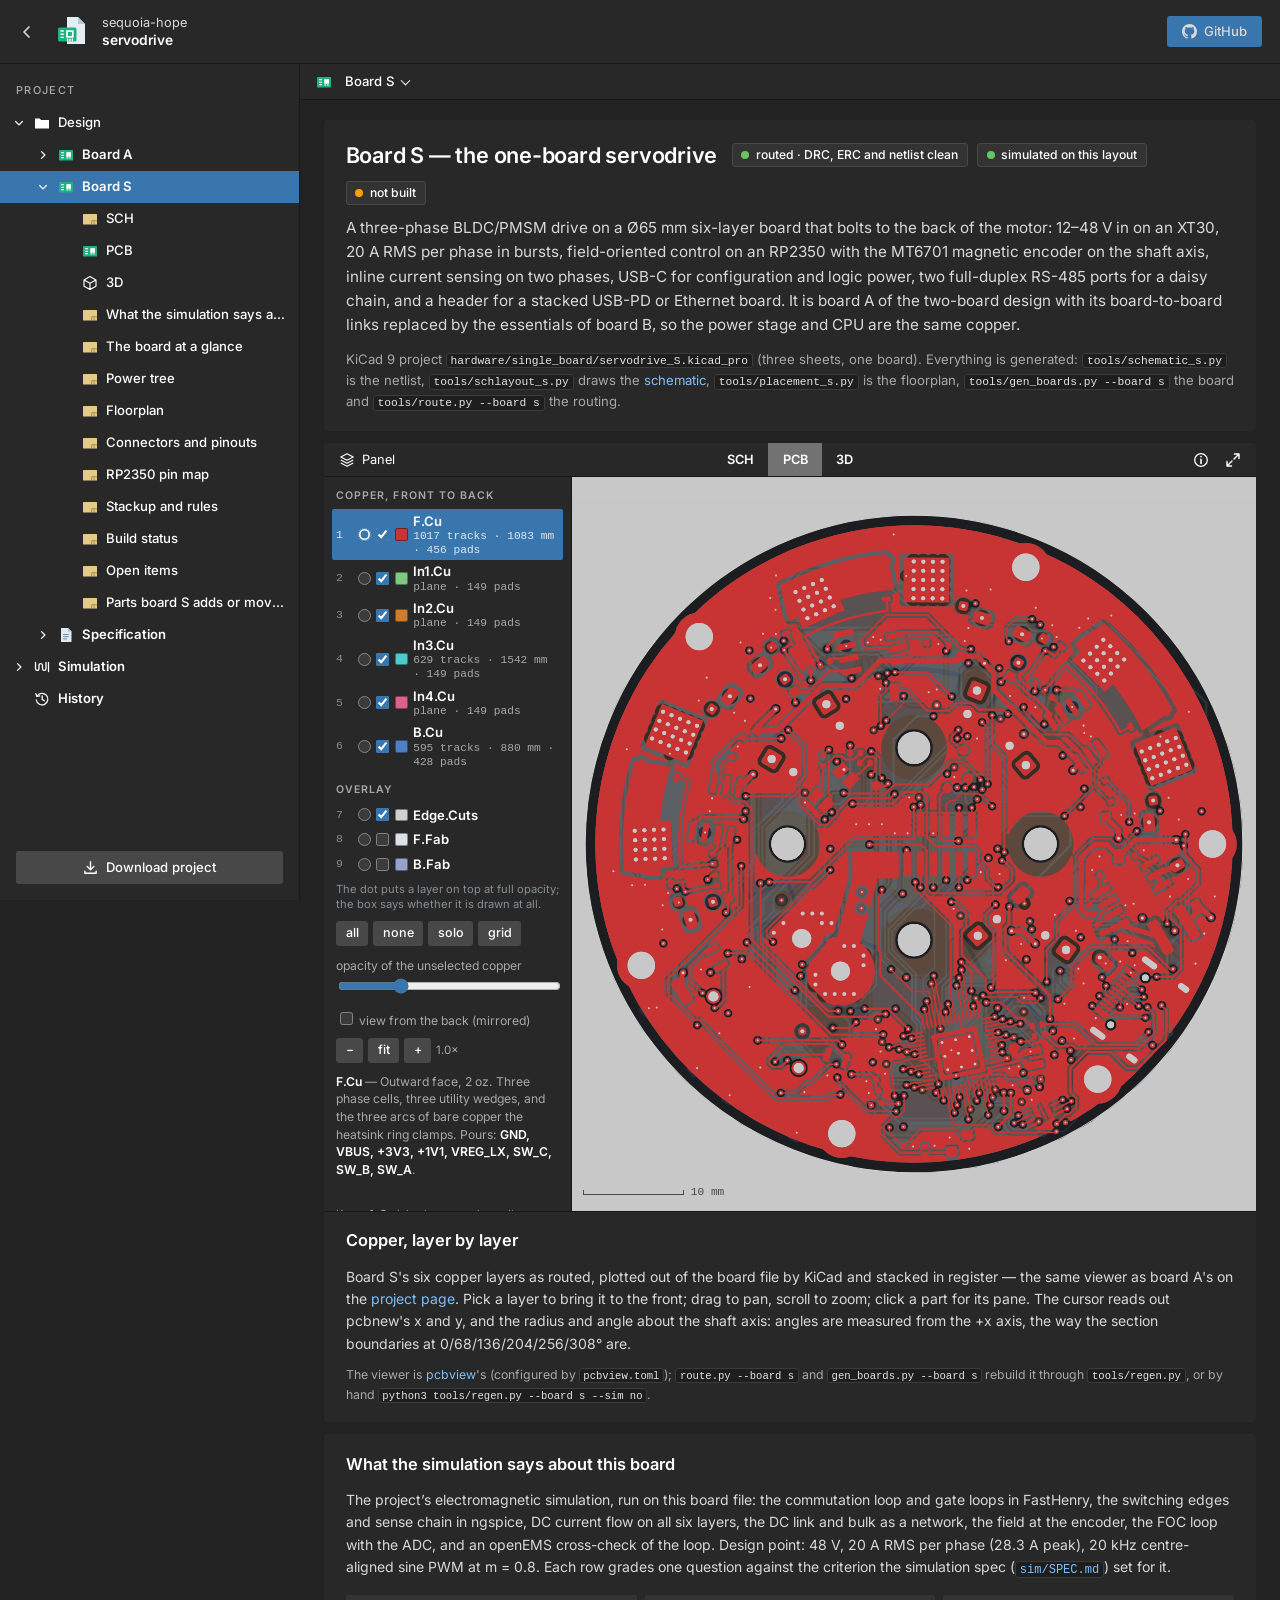
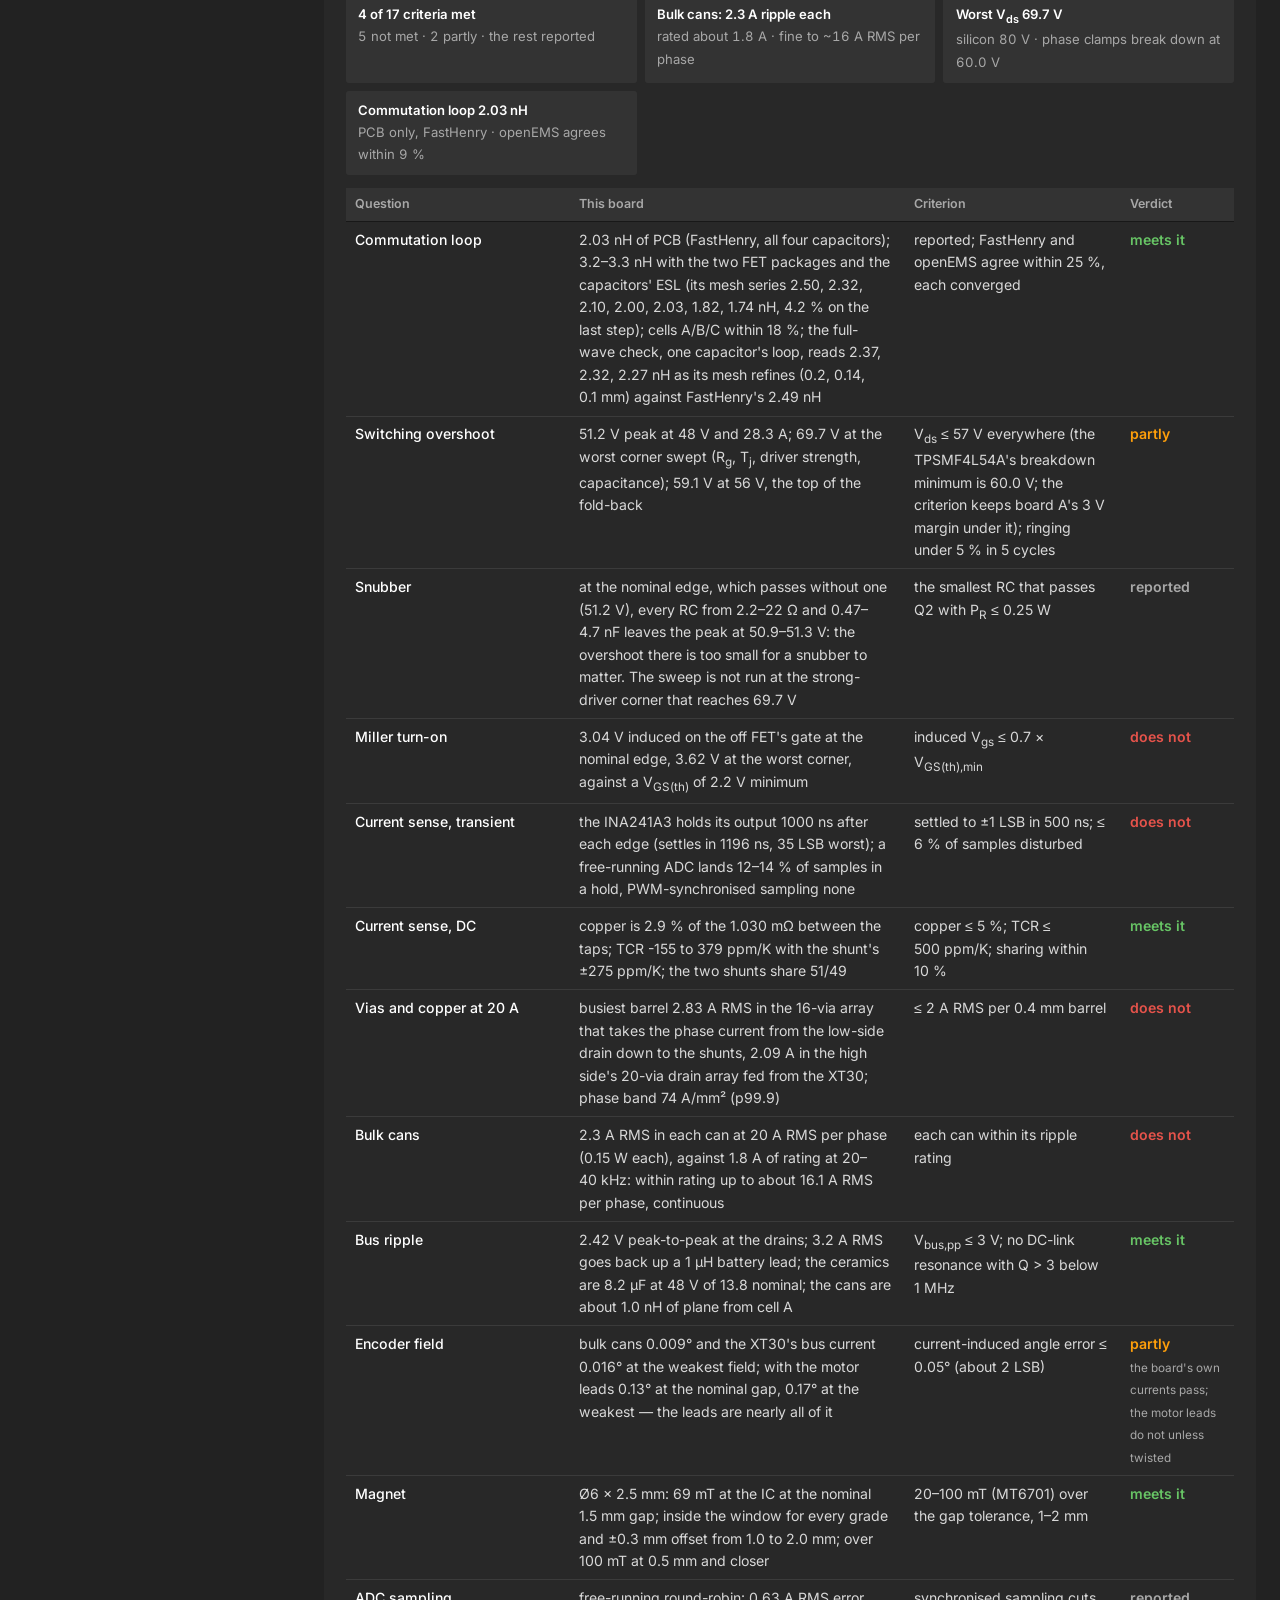
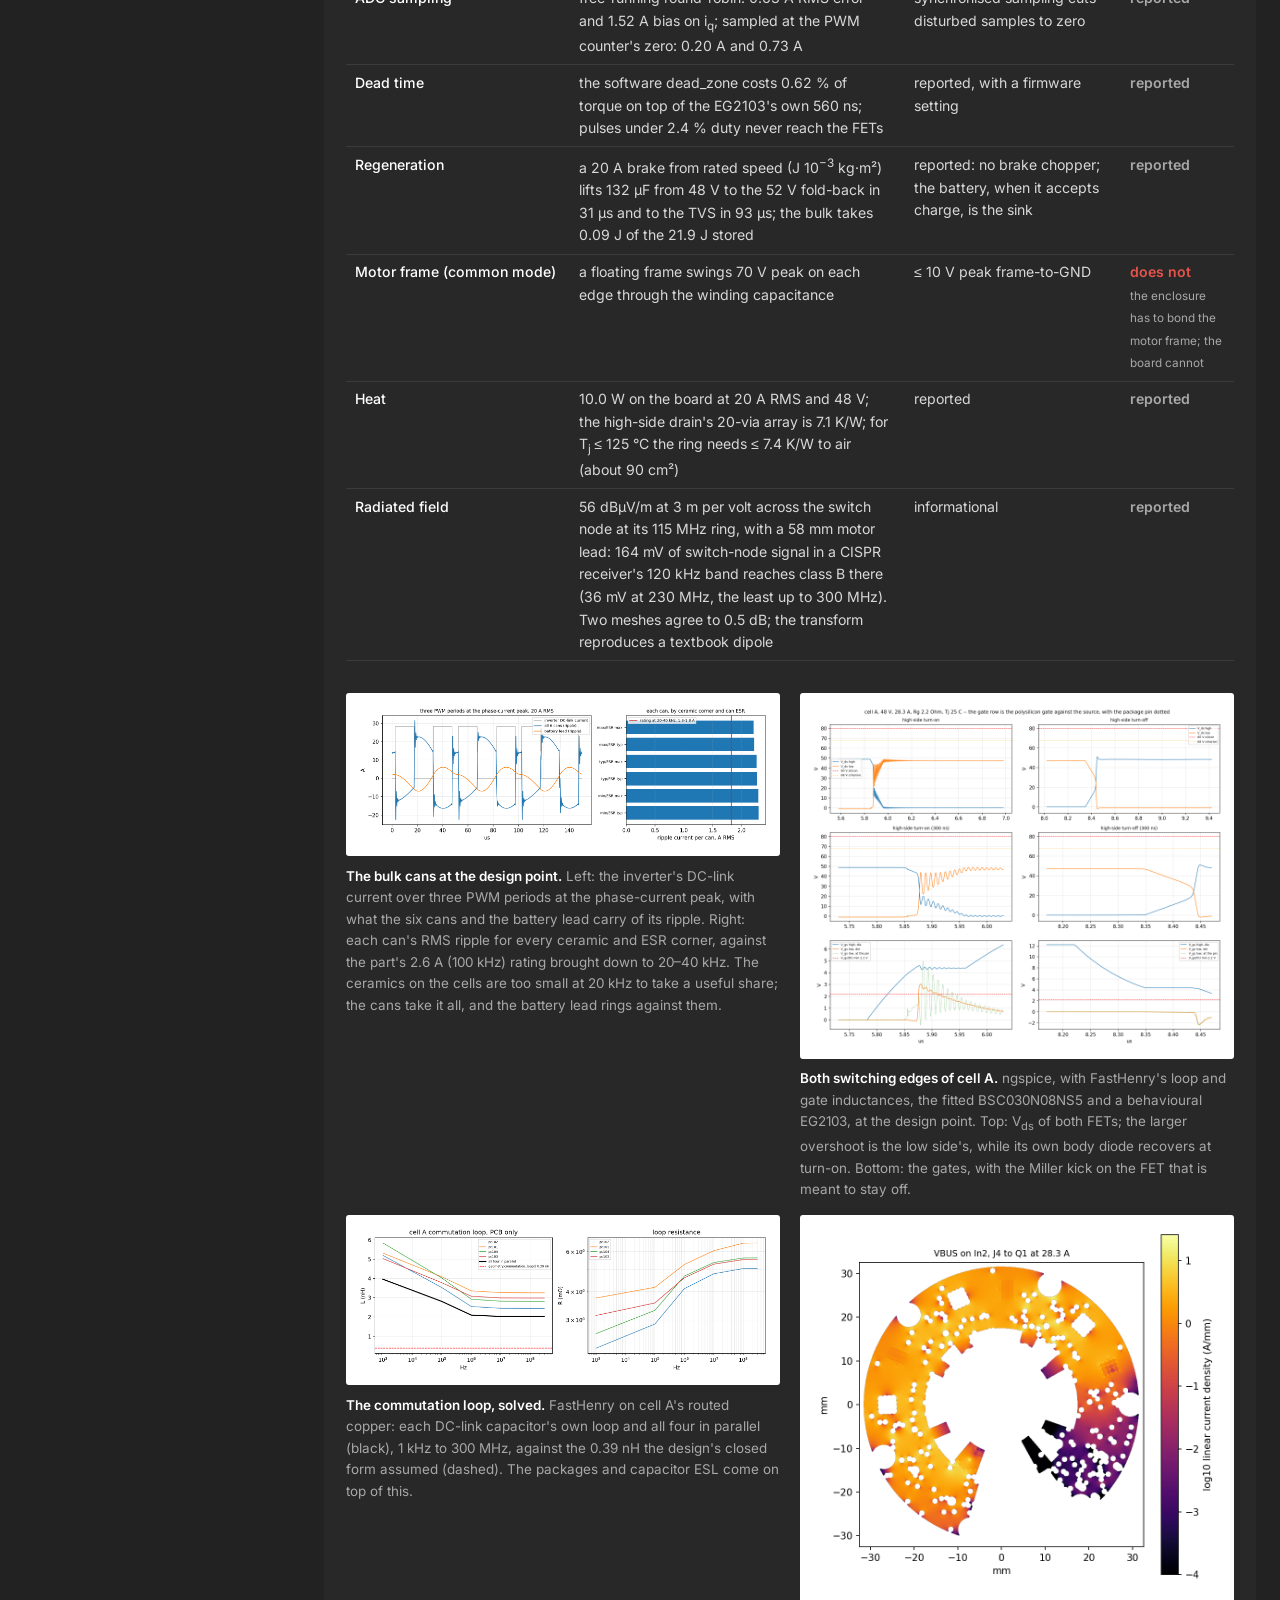
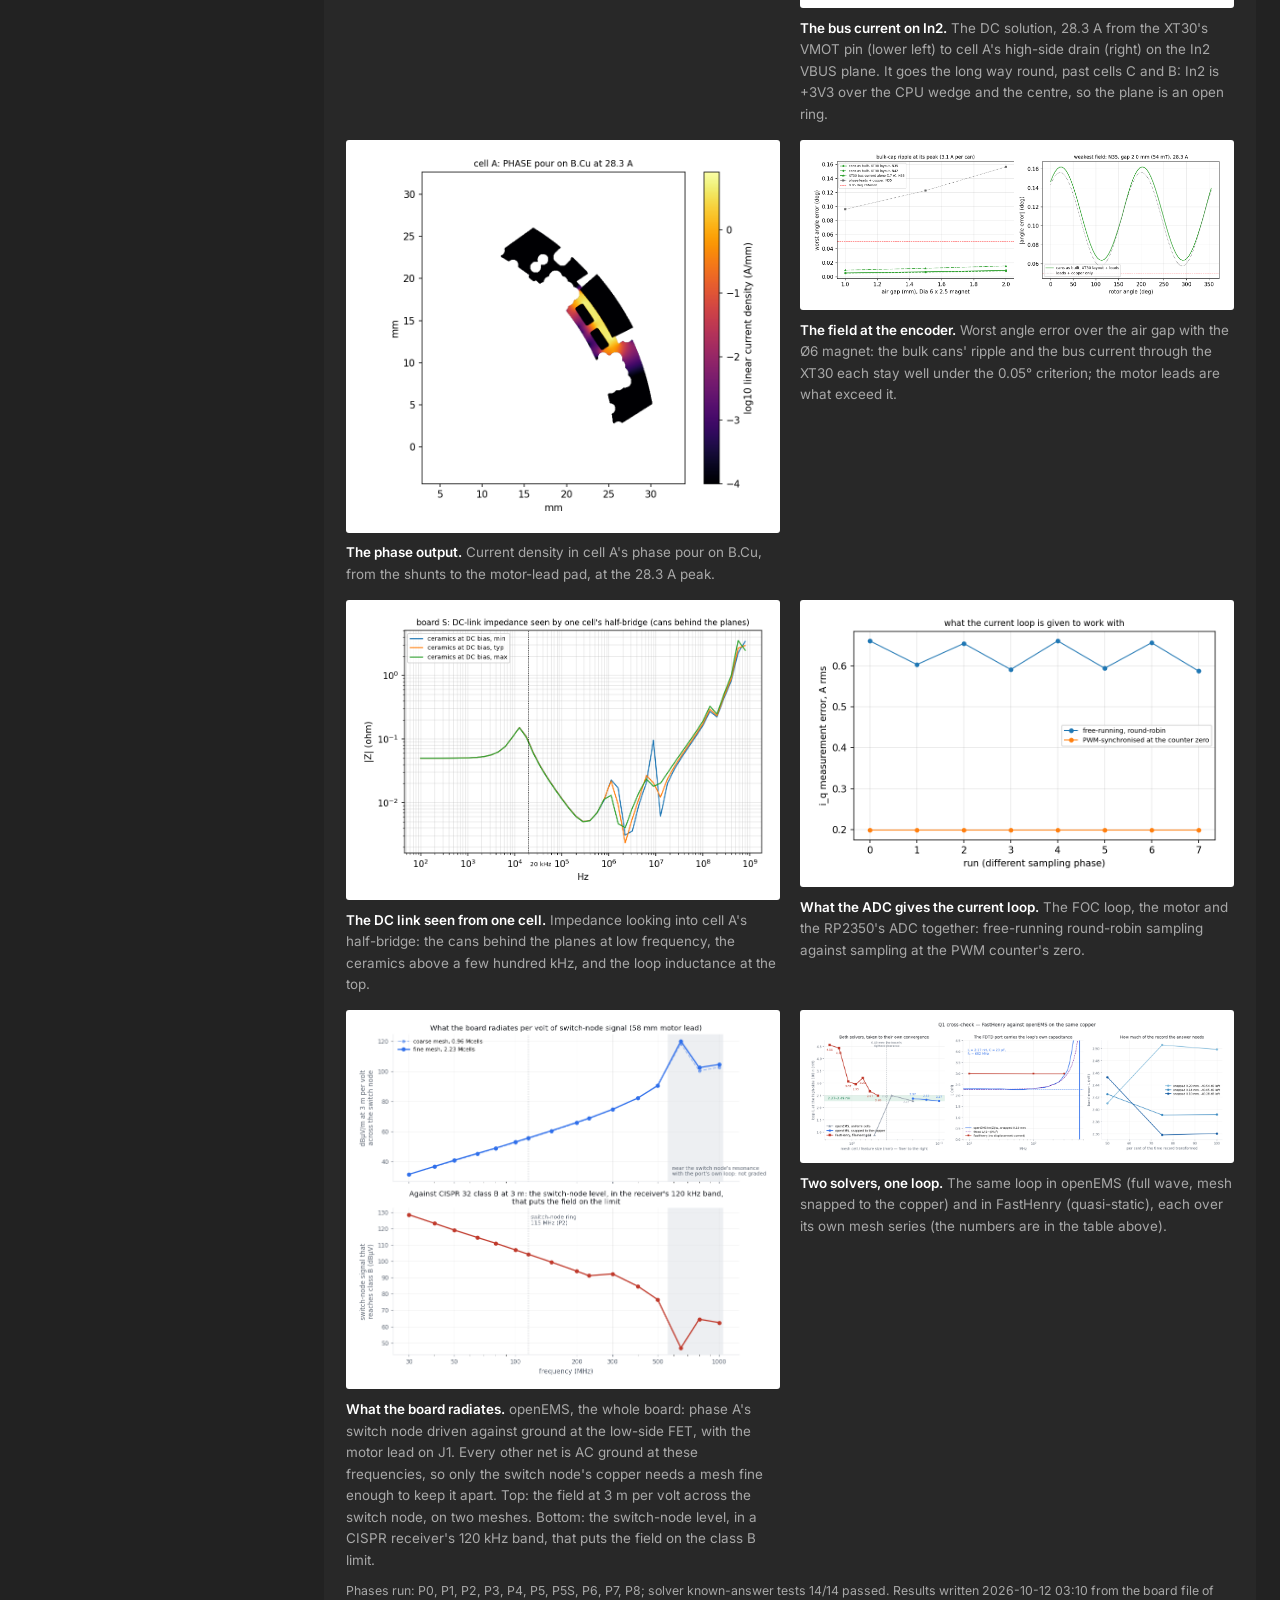
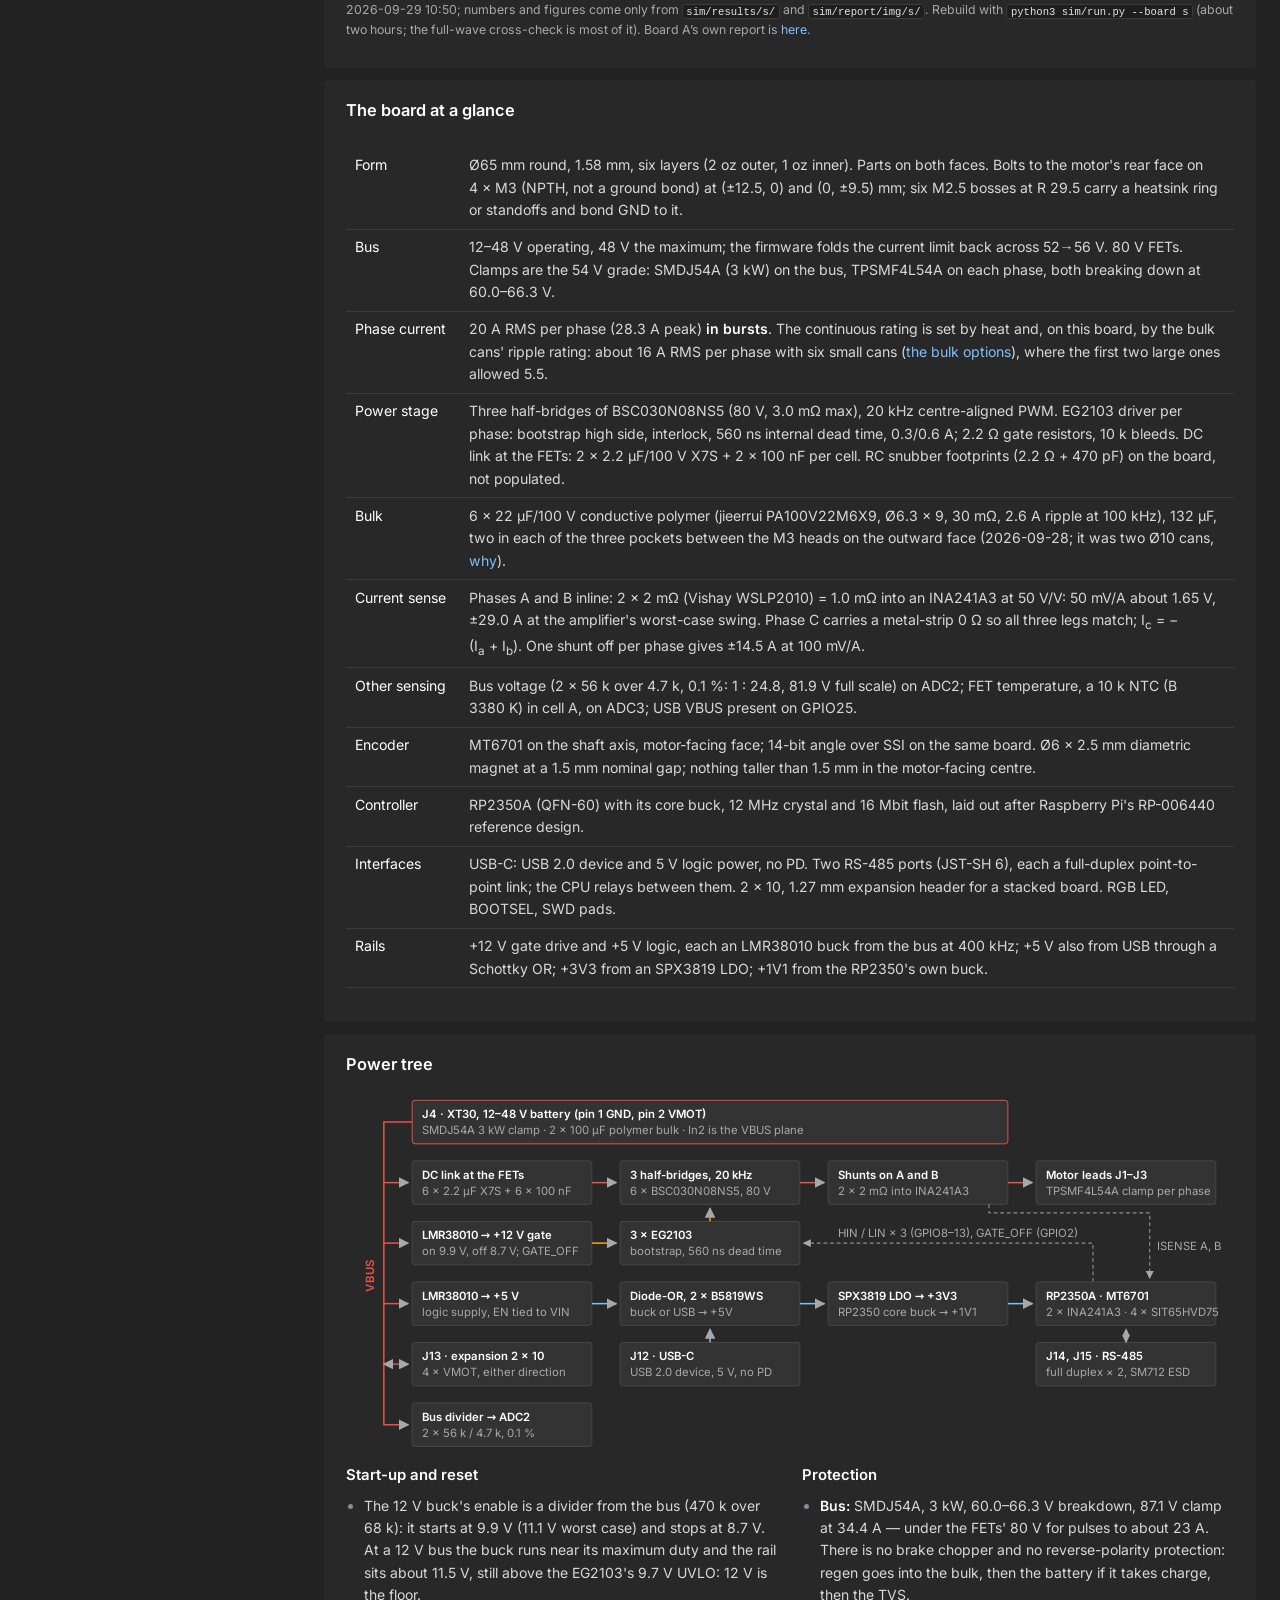
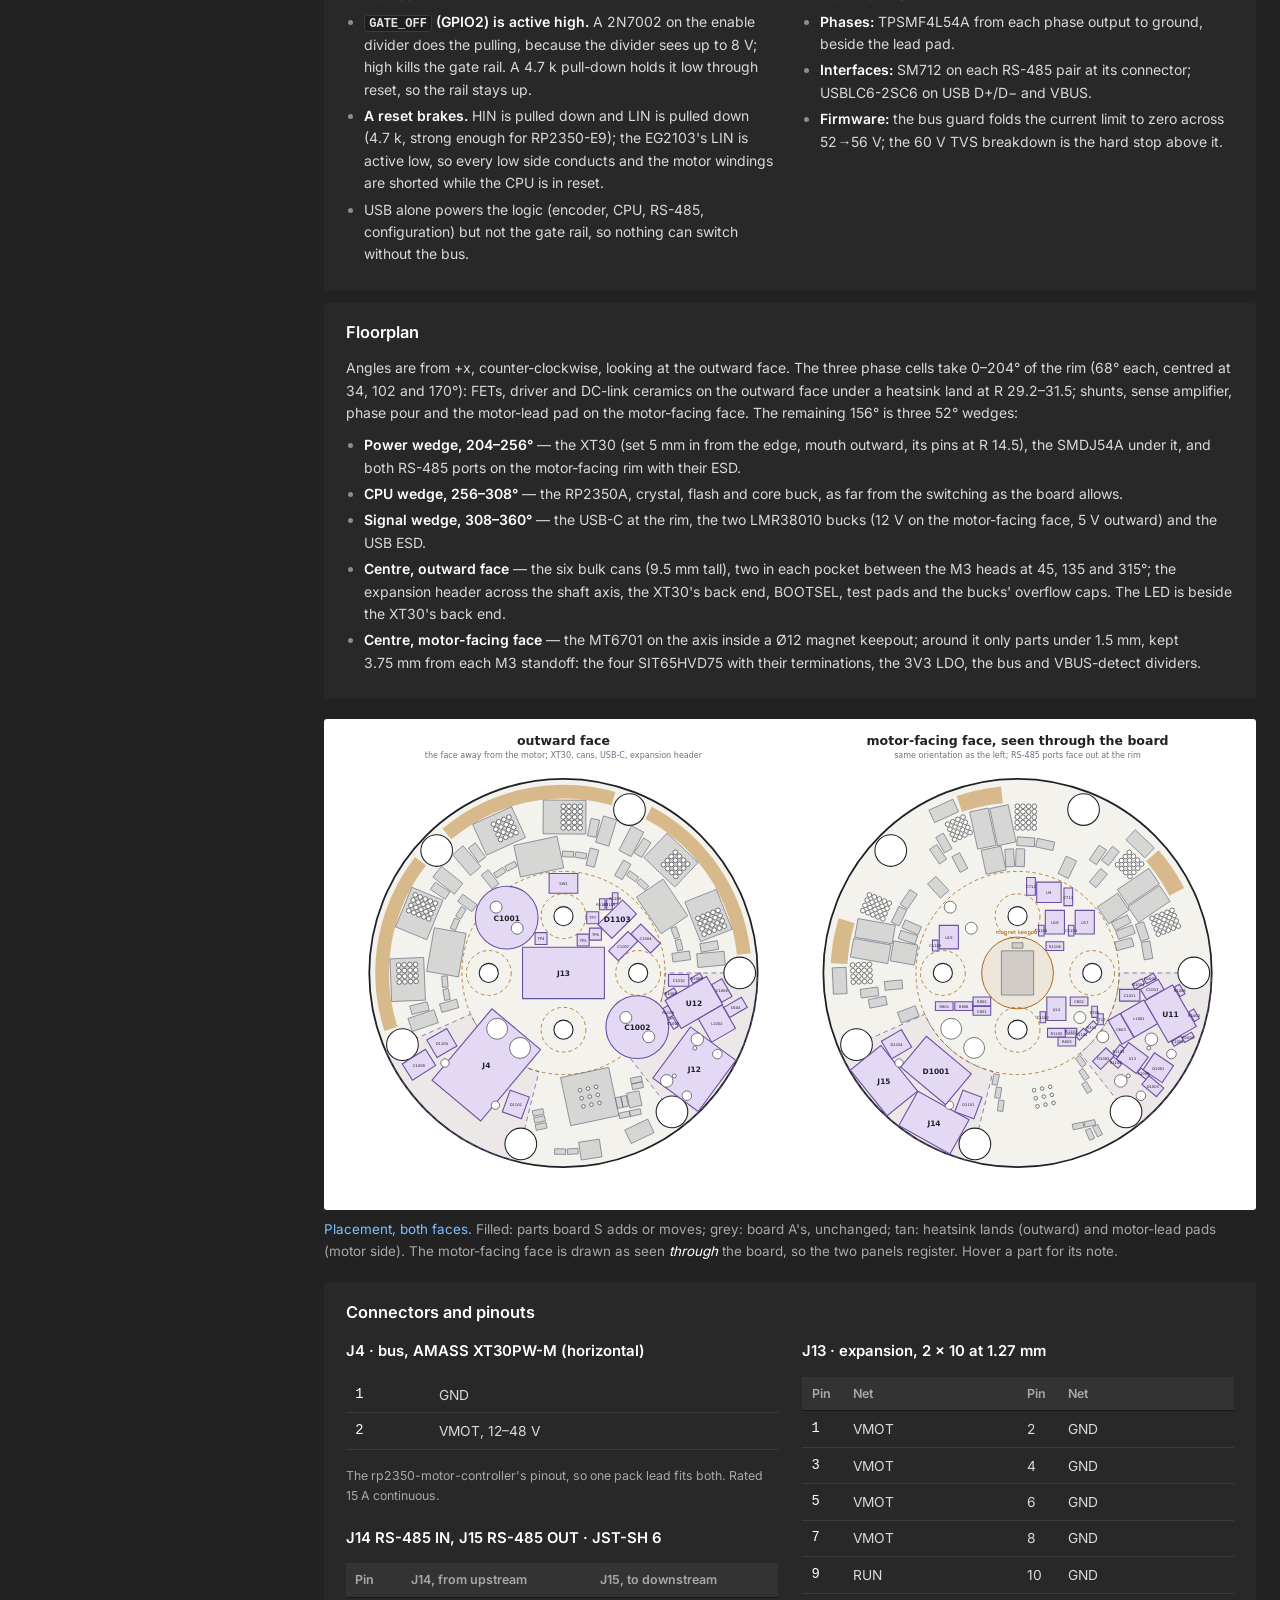
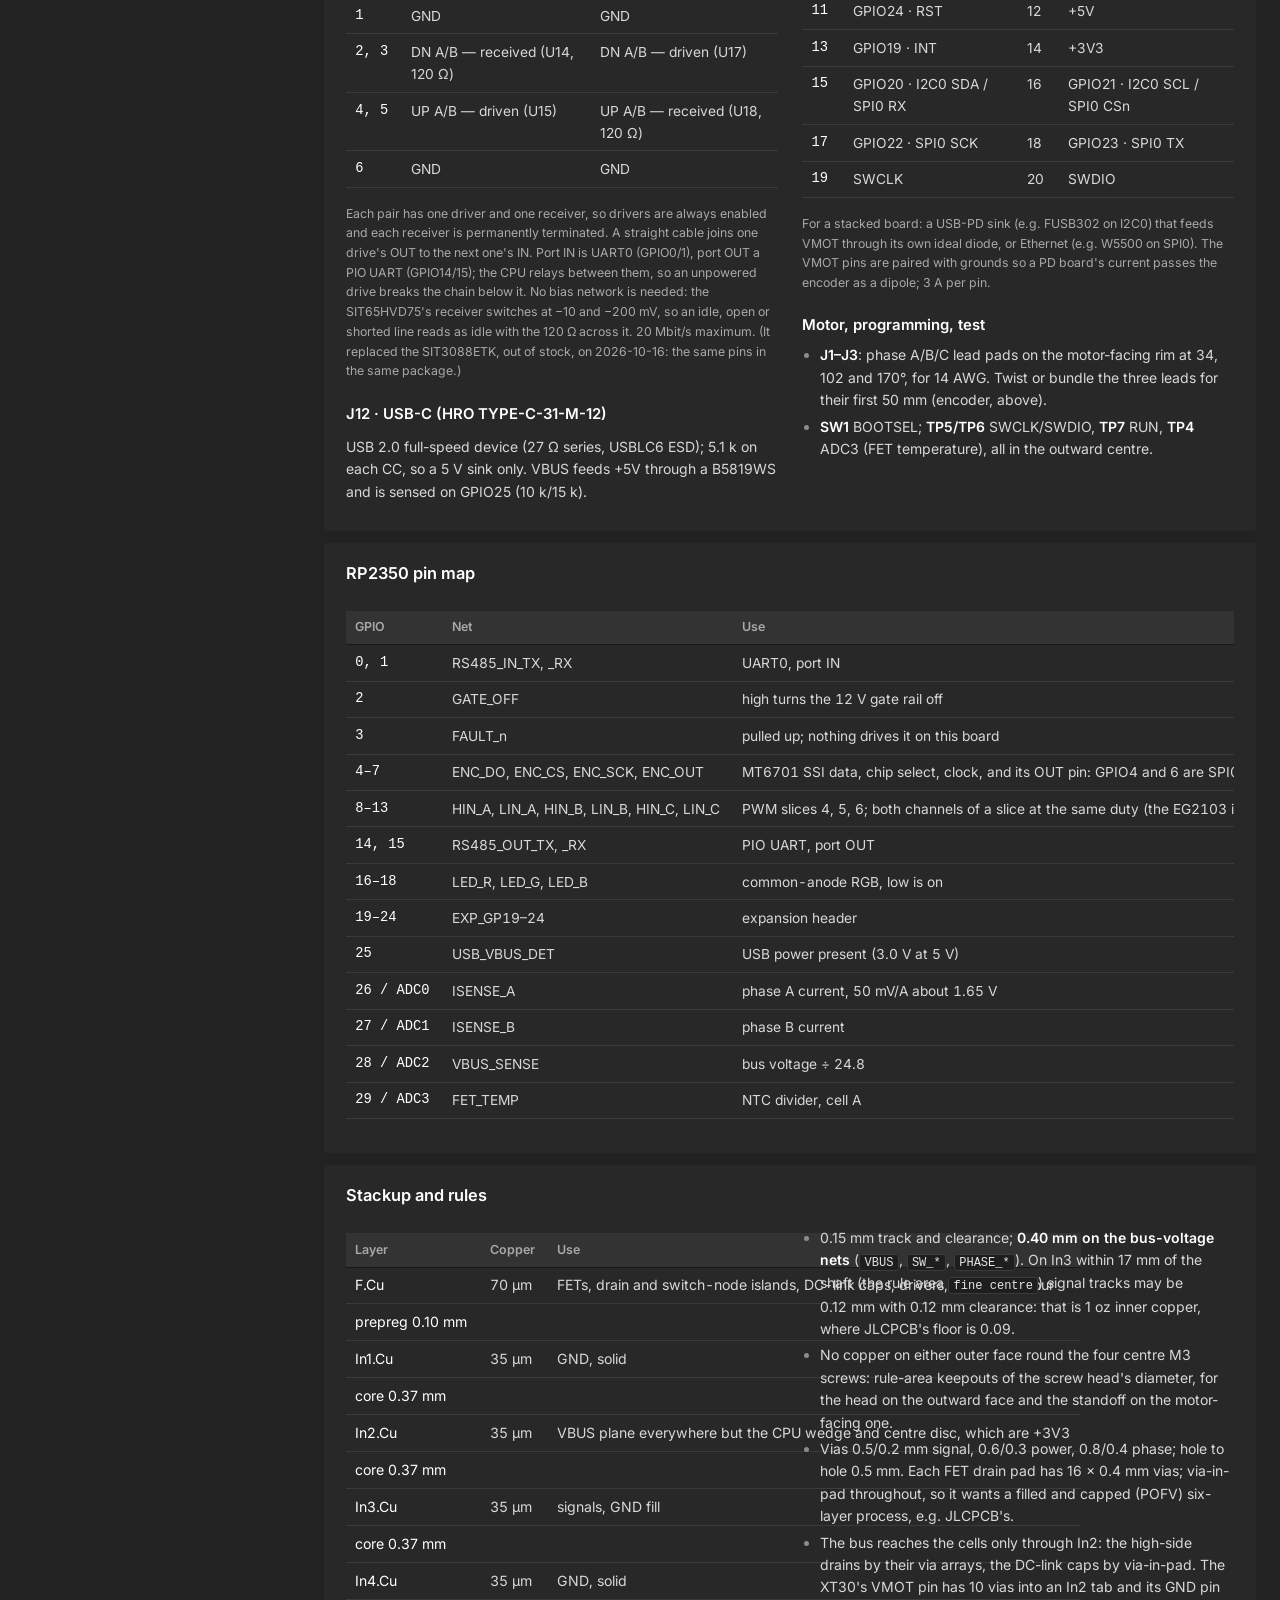
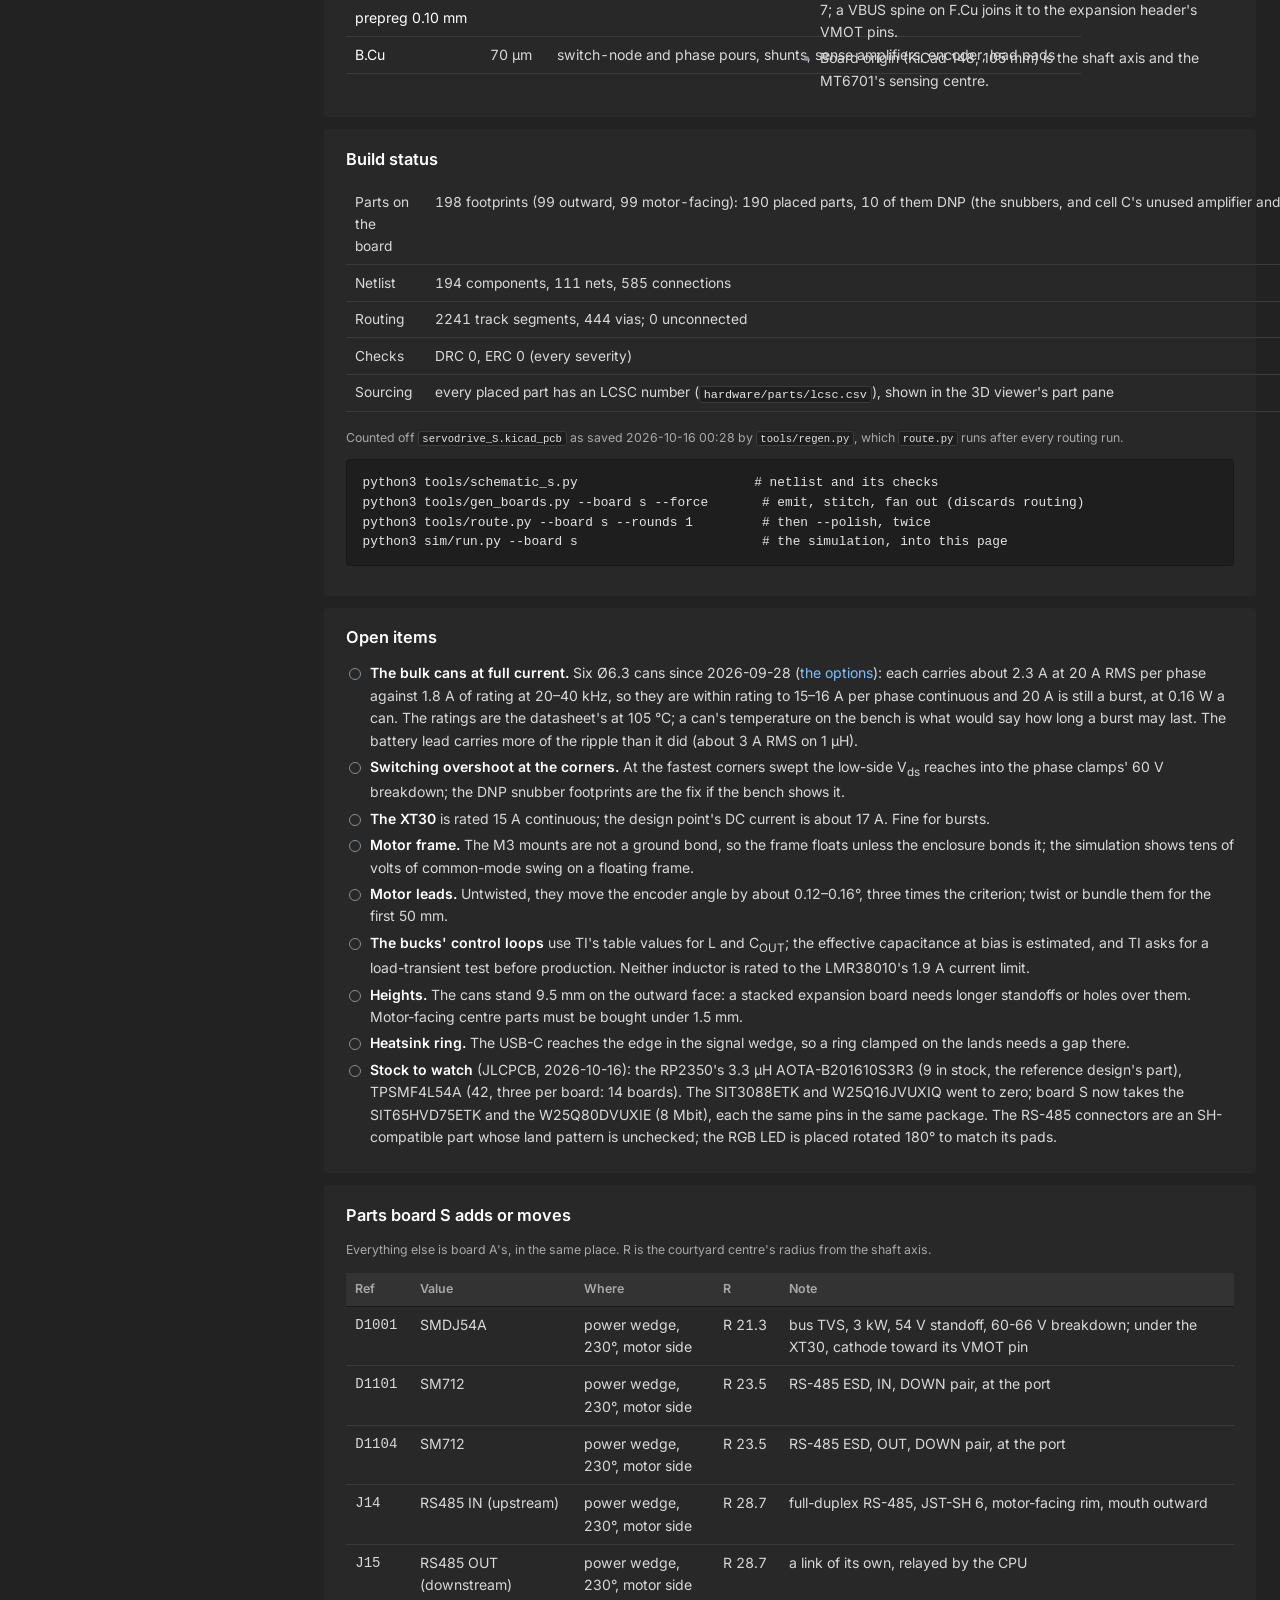
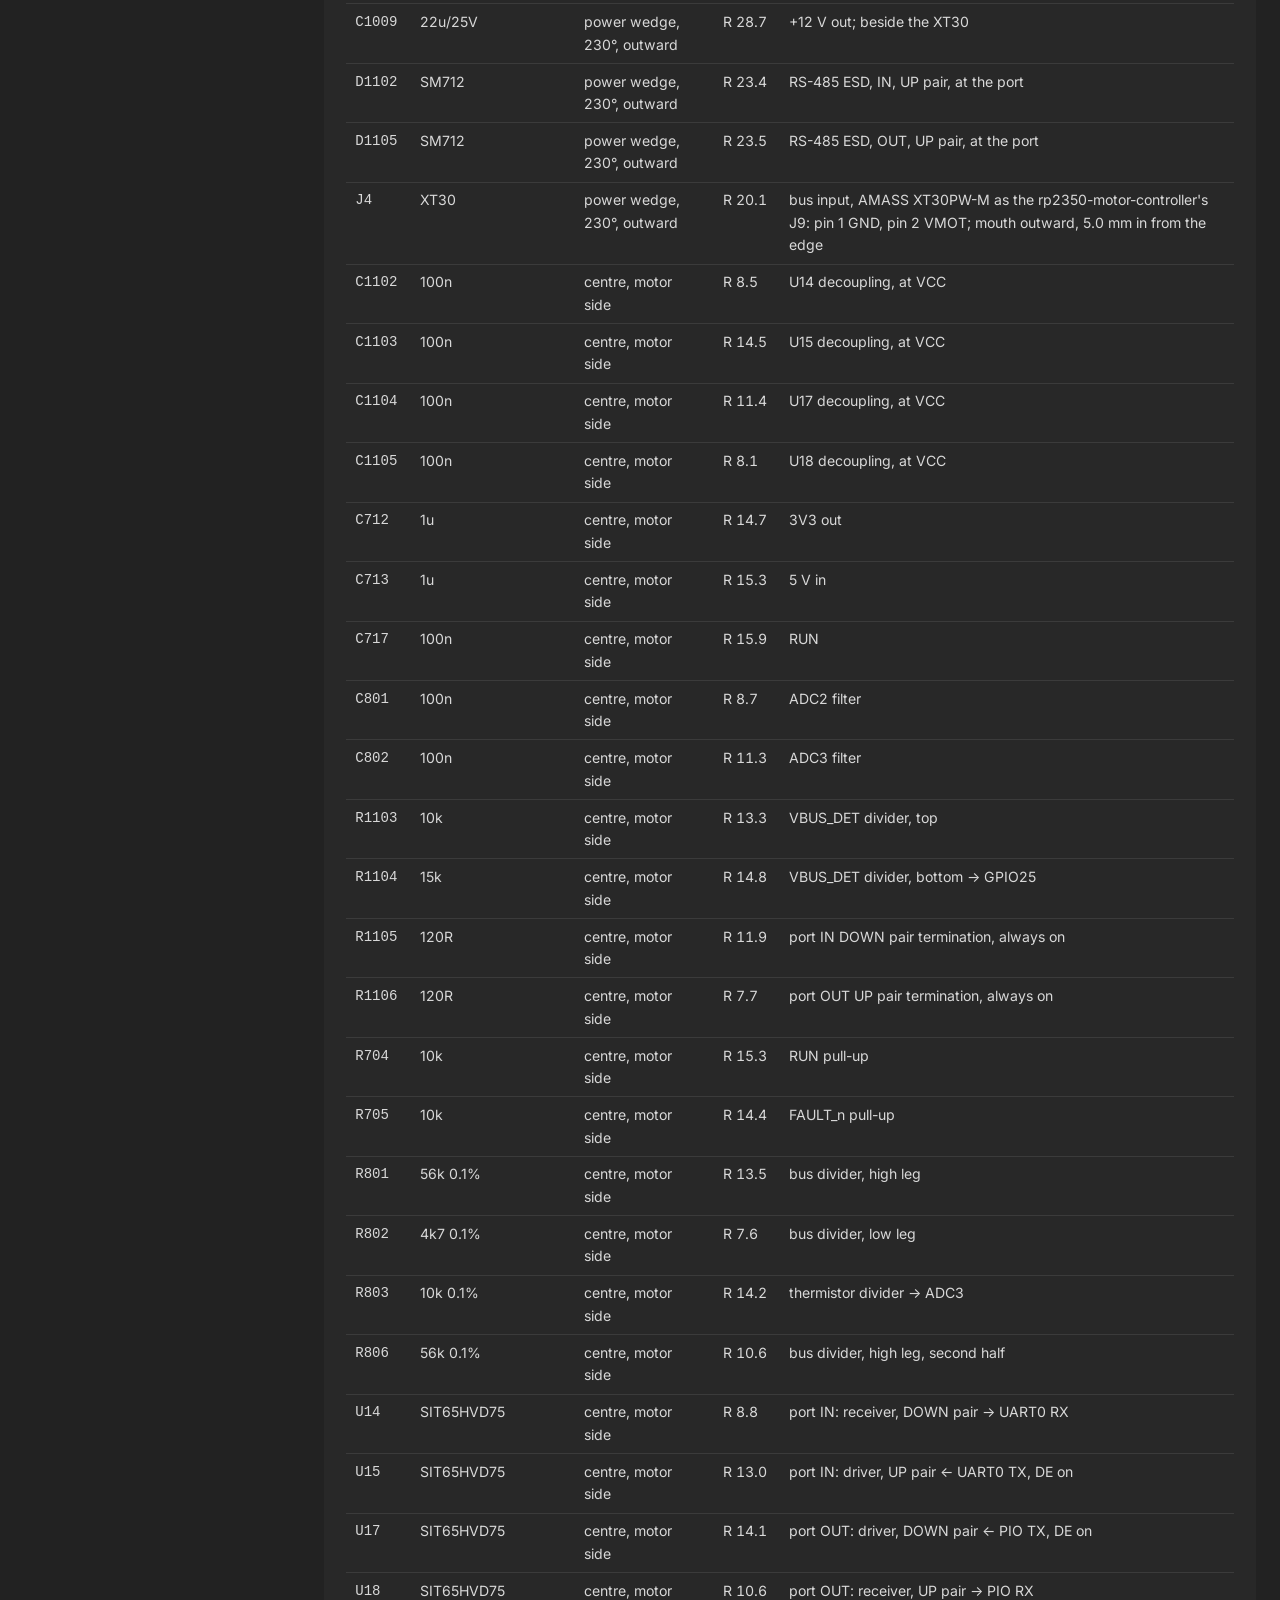
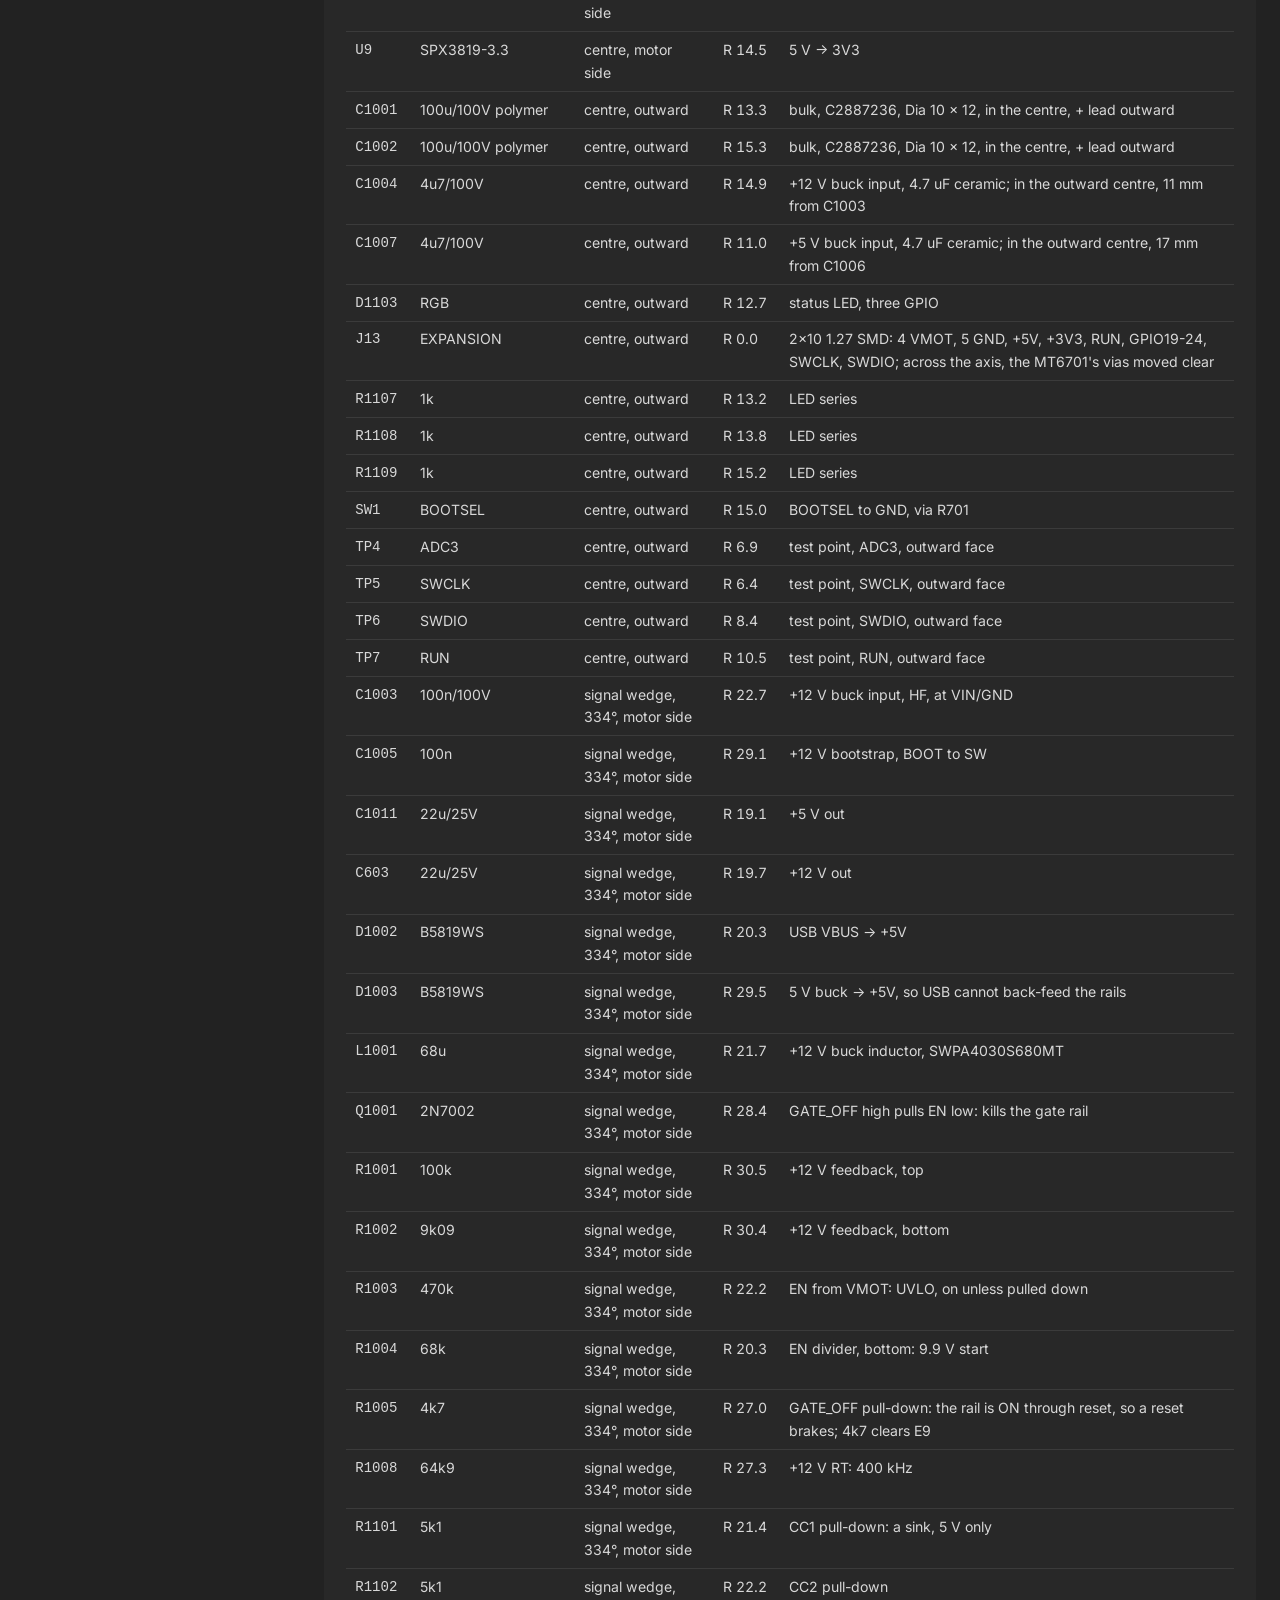
<file: single.html>
<!doctype html>
<html lang="en">
<head>
<meta charset="utf-8">
<meta name="viewport" content="width=device-width, initial-scale=1, viewport-fit=cover">
<title>servodrive — board S</title>
<link rel="stylesheet" href="style.css">
<script src="shell.js"></script>
<style>
  .wide { width: 100%; margin: .5rem 0; }
  .wide object { display: block; width: 100%; aspect-ratio: 150 / 79; }
  table.parts td:first-child { font-family: var(--mono); white-space: nowrap; }
  table.parts td:nth-child(4) { white-space: nowrap; font-variant-numeric: tabular-nums; }
  table.parts, table.sim, table.spec { font-size: .88rem; }
  table.spec td:first-child, table.pins td:first-child { white-space: nowrap; color: var(--head); }
  table.sim td:first-child { white-space: nowrap; color: var(--head); font-weight: 500; }
  table.sim td:last-child { white-space: nowrap; font-weight: 600; }
  table.sim td:last-child small { font-weight: 400; color: var(--muted); white-space: normal; }
  td.bad { color: var(--bad); }
  td.wrn { color: var(--warn); }
  .figs { display: grid; gap: .9rem 1.2rem; grid-template-columns: repeat(auto-fit, minmax(340px, 1fr)); margin-top: 1rem; }
  .figs figure { margin: 0; }
  .figs figcaption b { color: var(--head); font-weight: 600; }
  .bd-wrap { overflow-x: auto; margin: .6rem 0 .2rem; }
  svg.bd { display: block; width: 100%; min-width: 760px; height: auto; }
  svg.bd rect { fill: var(--raised); stroke: var(--btn); stroke-width: 1; }
  svg.bd rect.src { stroke: var(--bad); }
  svg.bd text { fill: var(--muted); font: 12px Inter, system-ui, sans-serif; }
  svg.bd text.t { fill: var(--head); font-weight: 600; }
  svg.bd text.rail { fill: var(--bad); font-weight: 600; letter-spacing: .08em; }
  svg.bd path { fill: none; stroke-width: 1.6; }
  svg.bd .vb { stroke: var(--bad); }
  svg.bd .g12 { stroke: var(--warn); }
  svg.bd .lg { stroke: var(--link); }
  svg.bd .sig { stroke: var(--dim); stroke-dasharray: 4 3; stroke-width: 1.2; }
  svg.bd marker path { stroke: none; }
  .two { display: grid; gap: .75rem 1.5rem; grid-template-columns: repeat(auto-fit, minmax(320px, 1fr)); }
  .two > div > h3:first-child { margin-top: .2rem; }
</style>
</head>
<body>

<header>
  <p class="crumb"><a href="index.html">servodrive</a> &rsaquo; board S</p>
  <div class="title">
    <h1>Board S &mdash; the one-board servodrive</h1>
    <span class="state active"><span class="dot"></span>routed &middot; DRC, ERC and netlist clean</span>
    <span class="state active"><span class="dot"></span>simulated on this layout</span>
    <span class="state draft"><span class="dot"></span>not built</span>
  </div>
  <p class="lede">A three-phase BLDC/PMSM drive on a &Oslash;65&nbsp;mm six-layer board that bolts
  to the back of the motor: 12&ndash;48&nbsp;V in on an XT30, 20&nbsp;A RMS per phase in bursts,
  field-oriented control on an RP2350 with the MT6701 magnetic encoder on the shaft axis, inline
  current sensing on two phases, USB-C for configuration and logic power, two full-duplex RS-485
  ports for a daisy chain, and a header for a stacked USB-PD or Ethernet board. It is board A of
  the two-board design with its board-to-board links replaced by the essentials of board B, so
  the power stage and CPU are the same copper.</p>
  <p class="meta">KiCad&nbsp;9 project <code>hardware/single_board/servodrive_S.kicad_pro</code>
  (three sheets, one board). Everything is generated: <code>tools/schematic_s.py</code> is the
  netlist, <code>tools/schlayout_s.py</code> draws the <a href="#schematic">schematic</a>,
  <code>tools/placement_s.py</code> is the floorplan, <code>tools/gen_boards.py --board s</code>
  the board and <code>tools/route.py --board s</code> the routing.</p>
</header>

<main>

<!-- pcbview:begin -->
<!-- written by pcbview (python3 -m pcbview build pcbview.toml): change the config, not this -->
<link rel="stylesheet" href="viewer/assets/viewer.css">
<section class="vw" data-pv-embed aria-label="Board S: schematic, PCB and 3D">
  <div class="vw-bar">
    <div class="vw-left"><button data-vw="layers" aria-pressed="true"
      title="show or hide the side panel"><svg viewBox="0 0 16 16" aria-hidden="true"><path d="M8 1.8 14.2 5 8 8.2 1.8 5z" fill="none" stroke="currentColor" stroke-width="1.2" stroke-linejoin="round"/><path d="M1.8 8 8 11.2 14.2 8M1.8 11 8 14.2 14.2 11" fill="none" stroke="currentColor" stroke-width="1.2" stroke-linejoin="round"/></svg><span>Panel</span></button></div>
    <div class="vw-tabs" role="tablist" aria-label="view"><button role="tab" data-tab="schematic" aria-controls="schematic" aria-selected="false">SCH</button><button role="tab" data-tab="copper" aria-controls="copper" aria-selected="true">PCB</button><button role="tab" data-tab="board3d" aria-controls="board3d" aria-selected="false">3D</button></div>
    <div class="vw-tools">
      <button data-vw="info" title="about this board" aria-label="about this board"><svg viewBox="0 0 16 16" aria-hidden="true"><circle cx="8" cy="8" r="6.3" fill="none" stroke="currentColor" stroke-width="1.3"/><path d="M8 7.2v4.2M8 4.6v.1" stroke="currentColor" stroke-width="1.6" stroke-linecap="round"/></svg></button>
      <button data-vw="full" title="full screen" aria-label="full screen"><svg viewBox="0 0 16 16" aria-hidden="true"><path d="M9.5 2h4.5v4.5M14 2 9 7M6.5 14H2V9.5M2 14l5-5" fill="none" stroke="currentColor" stroke-width="1.4" stroke-linecap="round" stroke-linejoin="round"/></svg></button>
    </div>
  </div>
  
  <div class="vw-panel" id="schematic" data-dir="viewer/s/sch/" role="tabpanel" hidden>
    <div class="cu sch">
      <div class="cu-panel">
        <p class="cu-head">Sheets</p>
        <div id="sch-sheets"></div>
        <div class="cu-row">
          <button data-sch="out" title="zoom out">&minus;</button>
          <button data-sch="fit" title="the whole sheet">fit</button>
          <button data-sch="in" title="zoom in">+</button>
          <span class="sub" id="sch-zoom">1.0&times;</span>
        </div>
        <div class="cu-row"><a class="a3-btn" id="sch-pdf" download hidden><svg viewBox="0 0 16 16" aria-hidden="true"><path d="M8 1.8v8.4M4.4 6.8 8 10.4l3.6-3.6M2 12v2.2h12V12" fill="none" stroke="currentColor" stroke-width="1.5" stroke-linecap="round" stroke-linejoin="round"/></svg><span>PDF, every sheet</span></a></div>
        <p class="sub cu-note" id="sch-cap"></p>
        <p class="cu-hint">Keys: <b>1</b>&ndash;<b>4</b> pick a sheet, <b>+</b> and <b>&minus;</b> zoom, <b>0</b> fit.
        Drag to pan; scroll or double-click to zoom.</p>
      </div>
      <div class="cu-canvas">
        <div class="sch-plate" id="sch-plate">
          <div class="sch-pan" id="sch-pan"><img id="sch-img" alt="" draggable="false"></div>
          <p class="b3-msg" id="sch-msg" hidden></p>
        </div>
      </div>
    </div>
  </div>
  
  <div class="vw-panel" id="copper" data-dir="viewer/s/layers/" data-parts="viewer/s/3d/parts.json" role="tabpanel">
    <div class="cu">
      <div class="cu-panel">
        <div id="cu-layers"></div>
        <p class="cu-hint" style="margin-top:.3rem">The dot puts a layer on top at full
        opacity; the box says whether it is drawn at all.</p>
        <div class="cu-row">
          <button data-act="all" title="show every layer">all</button>
          <button data-act="none" title="show only the selected layer">none</button>
          <button data-act="solo" title="the selected layer and the outline only">solo</button>
          <button data-act="grid" title="the copper layers side by side">grid</button>
        </div>
        <label class="cu-ctl">opacity of the unselected copper
          <input type="range" id="cu-dim" min="0" max="60" value="16"></label>
        <label class="cu-ctl"><input type="checkbox" id="cu-mirror">
          view from the back (mirrored)</label>
        <div class="cu-row">
          <button data-act="out" title="zoom out">&minus;</button>
          <button data-act="fit" title="fit the board">fit</button>
          <button data-act="in" title="zoom in">+</button>
          <span class="sub" id="cu-zoom">1.0&times;</span>
        </div>
        <p class="cu-note" id="cu-note"></p>
        <p class="cu-read" id="cu-read"></p>
        <p class="cu-hint">Keys: <b>1</b>&ndash;<b>9</b> pick a layer, <b>s</b> solo,
        <b>a</b> all, <b>m</b> mirror, <b>0</b> fit. Click a part for its pane;
        coordinates are pcbnew&rsquo;s, in millimetres.</p>
        <p class="cu-hint" id="cu-stats"></p>
      </div>
      <div class="cu-canvas">
        <div class="cu-plate" id="cu-plate">
          <div class="cu-pan" id="cu-pan"><div class="cu-flip" id="cu-flip"></div></div>
          <div class="cu-scale"><i id="cu-bar"></i><span id="cu-barlab"></span></div>
          <div class="cu-back" id="cu-back"></div>
          <p class="b3-msg" id="cu-fallback" hidden></p>
        </div>
        <div class="cu-grid" id="cu-gridbox" hidden></div>
      </div>
      <aside class="b3-info pv-pane" id="cu-info" aria-label="the selected part" hidden>
        <div class="b3-ih"><b class="pv-iref"></b><button class="b3-x" title="close"
          aria-label="close the part pane">&times;</button></div>
        <div class="b3-ib pv-ib"></div>
      </aside>
    </div>
  </div>
  
  <div class="vw-panel" id="board3d" data-dir="viewer/s/3d/" role="tabpanel" hidden>
    <div class="b3">
      <div class="b3-bar">
        <div class="cu-row" role="group" aria-label="view">
          <button data-view="front" title="the front face, as pcbnew draws it">front</button>
          <button data-view="back" title="the back face, turned over left to right">back</button>
          <button data-view="tilt" title="from the front, tilted towards you">tilted</button>
          <button data-view="edge" title="edge on: how tall each face stands">edge</button>
        </div>
        <div class="b3-layers" id="b3-layers"></div>
        <label class="b3-find">find <input id="b3-find" list="b3-refs" placeholder="U1"
          disabled spellcheck="false" autocomplete="off" title="a reference, e.g. U1"></label>
        <datalist id="b3-refs"></datalist>
      </div>
      <div class="b3-body">
        <div class="b3-stage" id="b3-stage">
          <p class="b3-msg" id="b3-msg">The model loads when this tab is open.</p>
          <div class="b3-tag" id="b3-tag" hidden></div>
        </div>
        <aside class="b3-info pv-pane" id="b3-info" aria-label="the selected part" hidden>
          <div class="b3-ih"><b class="pv-iref"></b><button class="b3-x" title="close"
            aria-label="close the part pane">&times;</button></div>
          <div class="b3-ib pv-ib"></div>
        </aside>
      </div>
      <p class="b3-facts" id="b3-facts"></p>
    </div>
  </div>
  
  <div class="vw-panel pv-over" id="overview" role="tabpanel" hidden>
    <div class="pv-card">
      <h1>Board S</h1>
      <p class="pv-lede">The one-board servodrive: board A with its board-to-board links replaced by the essentials of board B, on a Ø65 mm six-layer board that bolts to the back of the motor.</p>
      <dl class="pv-facts"><dt>Source</dt><dd><code>hardware/single_board/servodrive_S.kicad_pcb</code><br><code>hardware/single_board/servodrive_S.kicad_sch</code></dd><dt>Board</dt><dd>&Oslash;65 mm<small>6 copper layers, 1.6 mm thick</small></dd><dt>Parts</dt><dd>198 footprints<small>99 on the front, 99 on the back</small></dd><dt>Copper</dt><dd>111 nets, 2,241 track segments, 444 vias<small>3,506 mm of routed track</small></dd><dt>Schematic</dt><dd>4 sheets<small>A4, A2, A3, A3</small></dd><dt>3D</dt><dd>178 of 198 parts drawn from a model<small>3 through an older KiCad&rsquo;s library variable (<code>${KICAD6_3DMODEL_DIR}</code> and so on), read as KiCad 9&rsquo;s library</small><small>J4, J12, L701, L1001, L1002, U14, U15, U17, U18 with a stand-in from the project file</small><small>20 name no model (H1&ndash;H4, H10&ndash;H15, J1&ndash;J3, TL1&ndash;TL3, TP4&ndash;TP7)</small></dd></dl>
      <p class="cu-hint">Built 2026-10-16 00:30 by pcbview from the KiCad files above:
      <code>python3 -m pcbview build pcbview.toml</code>. Nothing here is drawn by hand &mdash; the layer plots, the model and the
      sheets are KiCad&rsquo;s own exports.</p>
    </div>
  </div>
</section>
<script src="viewer/assets/parts.js" defer></script>
<script src="viewer/assets/gesture.js" defer></script>
<script src="viewer/assets/viewer.js" defer></script>
<script src="viewer/assets/copper.js" defer></script>
<script src="viewer/assets/sch.js" defer></script>
<script type="importmap">{"imports": {"three": "./viewer/assets/vendor/three.module.js"}}</script>
<script type="module" src="viewer/assets/board3d.js"></script>
<!-- pcbview:end -->
  <div class="vw-about" data-pv-note="schematic" hidden>
    <h2>Schematic</h2>
    <p>Board S's three sheets as KiCad plots them from <code>hardware/single_board/</code>: the
    power bridge with the CPU that drives it, the supplies, and the encoder with the rest of the IO.
    The circuit is data &mdash; every part's pins and the nets on them, in
    <code>tools/schematic_s.py</code> &mdash; and <code>tools/schlayout_s.py</code> draws it the way
    a person would: signal left to right, supplies up and ground down, each part's support parts
    at the pin they serve, wires inside a block and labels only where a signal leaves it.
    The drawing cannot change the circuit: each sheet is checked against the netlist before it is
    written, and KiCad's own netlist export is compared with the Python one net by net
    (<code>python3 tools/schdraw.py --check s</code>). ERC is clean at every severity.</p>
    <p class="sub">Re-plot after any change with <code>python3 tools/regen.py --board s --sch</code>;
    <code>gen_boards.py --board s</code> redraws the sheets.</p>
  </div>
  <div class="vw-about" data-pv-note="copper">
    <h2>Copper, layer by layer</h2>
    <p>Board S's six copper layers as routed, plotted out of the board file by KiCad and stacked
    in register &mdash; the same viewer as board A's on the <a href="index.html#copper">project
    page</a>. Pick a layer to bring it to the front; drag to pan, scroll to zoom; click a part for
    its pane. The cursor reads out pcbnew's x and y, and the radius and angle about the shaft
    axis: angles are measured from the +x axis, the way the section boundaries at
    0/68/136/204/256/308&deg; are.</p>
    <p class="sub">The viewer is <a href="https://github.com/sequoia-hope/pcbview">pcbview</a>'s (configured by
    <code>pcbview.toml</code>); <code>route.py --board s</code> and <code>gen_boards.py --board s</code>
    rebuild it through <code>tools/regen.py</code>, or by hand
    <code>python3 tools/regen.py --board s --sim no</code>.</p>
  </div>
  <div class="vw-about" data-pv-note="board3d" hidden>
    <h2>The board in 3D</h2>
    <p>Board S as routed, every part that has a model standing on it, exported through KiCad's
    own GLB exporter &mdash; the same viewer as board A's on the
    <a href="index.html#board3d">project page</a>. Drag to turn it over, right-drag to pan, scroll
    to zoom. Hover a part for its reference, value and footprint; click it for the pane on the
    right &mdash; what it is for, where it sits, how tall it stands, and the net on every pin.
    Double-click or type a reference to fly to it. The edge view is the one for the motor-facing
    centre, where everything has to stay under 1.5&nbsp;mm for the standoffs; the bulk cans stand
    in the outward centre.</p>
    <p class="sub">Models KiCad's library lacks are stood in by the files in
    <code>hardware/parts/3dmodels/</code>, as <code>pcbview.toml</code> maps them.</p>
  </div>

<!-- sim:begin -->
<section id="sim" aria-labelledby="sim-h">
  <h2 id="sim-h">What the simulation says about this board</h2>
  <p>The project&rsquo;s electromagnetic simulation, run on this board file: the commutation loop and gate loops in FastHenry, the switching edges and sense chain in ngspice, DC current flow on all six layers, the DC link and bulk as a network, the field at the encoder, the FOC loop with the ADC, and an openEMS cross-check of the loop. Design point: 48&nbsp;V, 20&nbsp;A RMS per phase (28.3&nbsp;A peak), 20&nbsp;kHz centre-aligned sine PWM at m&nbsp;=&nbsp;0.8. Each row grades one question against the criterion the simulation spec (<a href="sim/SPEC.md"><code>sim/SPEC.md</code></a>) set for it.</p>
  <div class="stats">
    <div class="stat"><b>4 of 17 criteria met</b><span>5 not met &middot; 2 partly &middot; the rest reported</span></div>
    <div class="stat"><b>Bulk cans: 2.3&nbsp;A ripple each</b><span>rated about 1.8&nbsp;A &middot; fine to ~16&nbsp;A RMS per phase</span></div>
    <div class="stat"><b>Worst V<sub>ds</sub> 69.7&nbsp;V</b><span>silicon 80&nbsp;V &middot; phase clamps break down at 60.0&nbsp;V</span></div>
    <div class="stat"><b>Commutation loop 2.03&nbsp;nH</b><span>PCB only, FastHenry &middot; openEMS agrees within 9&nbsp;%</span></div>
  </div>
  <div class="tablewrap"><table class="sim">
    <thead><tr><th>Question</th><th>This board</th><th>Criterion</th><th>Verdict</th></tr></thead>
    <tbody>
      <tr><td>Commutation loop</td><td>2.03&nbsp;nH of PCB (FastHenry, all four capacitors); 3.2&ndash;3.3&nbsp;nH with the two FET packages and the capacitors' ESL (its mesh series 2.50, 2.32, 2.10, 2.00, 2.03, 1.82, 1.74&nbsp;nH, 4.2&nbsp;% on the last step); cells A/B/C within 18&nbsp;%; the full-wave check, one capacitor's loop, reads 2.37, 2.32, 2.27&nbsp;nH as its mesh refines (0.2, 0.14, 0.1&nbsp;mm) against FastHenry's 2.49&nbsp;nH</td><td>reported; FastHenry and openEMS agree within 25&nbsp;%, each converged</td><td class="fix">meets it</td></tr>
      <tr><td>Switching overshoot</td><td>51.2&nbsp;V peak at 48&nbsp;V and 28.3&nbsp;A; 69.7&nbsp;V at the worst corner swept (R<sub>g</sub>, T<sub>j</sub>, driver strength, capacitance); 59.1&nbsp;V at 56&nbsp;V, the top of the fold-back</td><td>V<sub>ds</sub> &le; 57&nbsp;V everywhere (the TPSMF4L54A's breakdown minimum is 60.0 V; the criterion keeps board A's 3 V margin under it); ringing under 5&nbsp;% in 5 cycles</td><td class="wrn">partly</td></tr>
      <tr><td>Snubber</td><td>at the nominal edge, which passes without one (51.2&nbsp;V), every RC from 2.2&ndash;22&nbsp;&Omega; and 0.47&ndash;4.7&nbsp;nF leaves the peak at 50.9&ndash;51.3&nbsp;V: the overshoot there is too small for a snubber to matter. The sweep is not run at the strong-driver corner that reaches 69.7&nbsp;V</td><td>the smallest RC that passes Q2 with P<sub>R</sub> &le; 0.25&nbsp;W</td><td class="keep">reported</td></tr>
      <tr><td>Miller turn-on</td><td>3.04&nbsp;V induced on the off FET's gate at the nominal edge, 3.62&nbsp;V at the worst corner, against a V<sub>GS(th)</sub> of 2.2&nbsp;V minimum</td><td>induced V<sub>gs</sub> &le; 0.7 &times; V<sub>GS(th),min</sub></td><td class="bad">does not</td></tr>
      <tr><td>Current sense, transient</td><td>the INA241A3 holds its output 1000&nbsp;ns after each edge (settles in 1196&nbsp;ns, 35 LSB worst); a free-running ADC lands 12&ndash;14&nbsp;% of samples in a hold, PWM-synchronised sampling none</td><td>settled to &plusmn;1 LSB in 500&nbsp;ns; &le; 6&nbsp;% of samples disturbed</td><td class="bad">does not</td></tr>
      <tr><td>Current sense, DC</td><td>copper is 2.9&nbsp;% of the 1.030&nbsp;m&Omega; between the taps; TCR -155 to 379&nbsp;ppm/K with the shunt's &plusmn;275&nbsp;ppm/K; the two shunts share 51/49</td><td>copper &le; 5&nbsp;%; TCR &le; 500&nbsp;ppm/K; sharing within 10&nbsp;%</td><td class="fix">meets it</td></tr>
      <tr><td>Vias and copper at 20&nbsp;A</td><td>busiest barrel 2.83&nbsp;A RMS in the 16-via array that takes the phase current from the low-side drain down to the shunts, 2.09&nbsp;A in the high side's 20-via drain array fed from the XT30; phase band 74&nbsp;A/mm&sup2; (p99.9)</td><td>&le; 2&nbsp;A RMS per 0.4&nbsp;mm barrel</td><td class="bad">does not</td></tr>
      <tr><td>Bulk cans</td><td>2.3&nbsp;A RMS in each can at 20&nbsp;A RMS per phase (0.15&nbsp;W each), against 1.8&nbsp;A of rating at 20&ndash;40&nbsp;kHz: within rating up to about 16.1&nbsp;A RMS per phase, continuous</td><td>each can within its ripple rating</td><td class="bad">does not</td></tr>
      <tr><td>Bus ripple</td><td>2.42&nbsp;V peak-to-peak at the drains; 3.2&nbsp;A RMS goes back up a 1&nbsp;&micro;H battery lead; the ceramics are 8.2&nbsp;&micro;F at 48&nbsp;V of 13.8 nominal; the cans are about 1.0&nbsp;nH of plane from cell A</td><td>V<sub>bus,pp</sub> &le; 3&nbsp;V; no DC-link resonance with Q &gt; 3 below 1&nbsp;MHz</td><td class="fix">meets it</td></tr>
      <tr><td>Encoder field</td><td>bulk cans 0.009&deg; and the XT30's bus current 0.016&deg; at the weakest field; with the motor leads 0.13&deg; at the nominal gap, 0.17&deg; at the weakest &mdash; the leads are nearly all of it</td><td>current-induced angle error &le; 0.05&deg; (about 2 LSB)</td><td class="wrn">partly<br><small>the board's own currents pass; the motor leads do not unless twisted</small></td></tr>
      <tr><td>Magnet</td><td>&Oslash;6 &times; 2.5&nbsp;mm: 69&nbsp;mT at the IC at the nominal 1.5&nbsp;mm gap; inside the window for every grade and &plusmn;0.3&nbsp;mm offset from 1.0 to 2.0&nbsp;mm; over 100&nbsp;mT at 0.5&nbsp;mm and closer</td><td>20&ndash;100&nbsp;mT (MT6701) over the gap tolerance, 1&ndash;2&nbsp;mm</td><td class="fix">meets it</td></tr>
      <tr><td>ADC sampling</td><td>free-running round-robin: 0.63&nbsp;A RMS error and 1.52&nbsp;A bias on i<sub>q</sub>; sampled at the PWM counter's zero: 0.20&nbsp;A and 0.73&nbsp;A</td><td>synchronised sampling cuts disturbed samples to zero</td><td class="keep">reported</td></tr>
      <tr><td>Dead time</td><td>the software dead_zone costs 0.62&nbsp;% of torque on top of the EG2103's own 560&nbsp;ns; pulses under 2.4&nbsp;% duty never reach the FETs</td><td>reported, with a firmware setting</td><td class="keep">reported</td></tr>
      <tr><td>Regeneration</td><td>a 20&nbsp;A brake from rated speed (J 10<sup>&minus;3</sup>&nbsp;kg&middot;m&sup2;) lifts 132&nbsp;&micro;F from 48&nbsp;V to the 52&nbsp;V fold-back in 31&nbsp;&micro;s and to the TVS in 93&nbsp;&micro;s; the bulk takes 0.09&nbsp;J of the 21.9&nbsp;J stored</td><td>reported: no brake chopper; the battery, when it accepts charge, is the sink</td><td class="keep">reported</td></tr>
      <tr><td>Motor frame (common mode)</td><td>a floating frame swings 70&nbsp;V peak on each edge through the winding capacitance</td><td>&le; 10&nbsp;V peak frame-to-GND</td><td class="bad">does not<br><small>the enclosure has to bond the motor frame; the board cannot</small></td></tr>
      <tr><td>Heat</td><td>10.0&nbsp;W on the board at 20&nbsp;A RMS and 48&nbsp;V; the high-side drain's 20-via array is 7.1&nbsp;K/W; for T<sub>j</sub> &le; 125&nbsp;&deg;C the ring needs &le; 7.4&nbsp;K/W to air (about 90&nbsp;cm&sup2;)</td><td>reported</td><td class="keep">reported</td></tr>
      <tr><td>Radiated field</td><td>56&nbsp;dB&micro;V/m at 3&nbsp;m per volt across the switch node at its 115&nbsp;MHz ring, with a 58&nbsp;mm motor lead: 164&nbsp;mV of switch-node signal in a CISPR receiver's 120&nbsp;kHz band reaches class&nbsp;B there (36&nbsp;mV at 230&nbsp;MHz, the least up to 300&nbsp;MHz). Two meshes agree to 0.5&nbsp;dB; the transform reproduces a textbook dipole</td><td>informational</td><td class="keep">reported</td></tr>
    </tbody>
  </table></div>
  <div class="figs">
    <figure><a href="sim/report/img/s/p4_ripple_s.png"><img src="sim/report/img/s/p4_ripple_s.png" loading="lazy" alt="The bulk cans at the design point"></a><figcaption><b>The bulk cans at the design point.</b> Left: the inverter's DC-link current over three PWM periods at the phase-current peak, with what the six cans and the battery lead carry of its ripple. Right: each can's RMS ripple for every ceramic and ESR corner, against the part's 2.6&nbsp;A (100&nbsp;kHz) rating brought down to 20&ndash;40&nbsp;kHz. The ceramics on the cells are too small at 20&nbsp;kHz to take a useful share; the cans take it all, and the battery lead rings against them.</figcaption></figure>
    <figure><a href="sim/report/img/s/p2_edges.png"><img src="sim/report/img/s/p2_edges.png" loading="lazy" alt="Both switching edges of cell A"></a><figcaption><b>Both switching edges of cell A.</b> ngspice, with FastHenry's loop and gate inductances, the fitted BSC030N08NS5 and a behavioural EG2103, at the design point. Top: V<sub>ds</sub> of both FETs; the larger overshoot is the low side's, while its own body diode recovers at turn-on. Bottom: the gates, with the Miller kick on the FET that is meant to stay off.</figcaption></figure>
    <figure><a href="sim/report/img/s/p1_commutation_A.png"><img src="sim/report/img/s/p1_commutation_A.png" loading="lazy" alt="The commutation loop, solved"></a><figcaption><b>The commutation loop, solved.</b> FastHenry on cell A's routed copper: each DC-link capacitor's own loop and all four in parallel (black), 1&nbsp;kHz to 300&nbsp;MHz, against the 0.39&nbsp;nH the design's closed form assumed (dashed). The packages and capacitor ESL come on top of this.</figcaption></figure>
    <figure><a href="sim/report/img/s/p3_J_vbus_In2.png"><img src="sim/report/img/s/p3_J_vbus_In2.png" loading="lazy" alt="The bus current on In2"></a><figcaption><b>The bus current on In2.</b> The DC solution, 28.3&nbsp;A from the XT30's VMOT pin (lower left) to cell A's high-side drain (right) on the In2 VBUS plane. It goes the long way round, past cells C and B: In2 is +3V3 over the CPU wedge and the centre, so the plane is an open ring.</figcaption></figure>
    <figure><a href="sim/report/img/s/p3_J_phase_A.png"><img src="sim/report/img/s/p3_J_phase_A.png" loading="lazy" alt="The phase output"></a><figcaption><b>The phase output.</b> Current density in cell A's phase pour on B.Cu, from the shunts to the motor-lead pad, at the 28.3&nbsp;A peak.</figcaption></figure>
    <figure><a href="sim/report/img/s/p5s_board_s.png"><img src="sim/report/img/s/p5s_board_s.png" loading="lazy" alt="The field at the encoder"></a><figcaption><b>The field at the encoder.</b> Worst angle error over the air gap with the &Oslash;6 magnet: the bulk cans' ripple and the bus current through the XT30 each stay well under the 0.05&deg; criterion; the motor leads are what exceed it.</figcaption></figure>
    <figure><a href="sim/report/img/s/p4_dclink_z.png"><img src="sim/report/img/s/p4_dclink_z.png" loading="lazy" alt="The DC link seen from one cell"></a><figcaption><b>The DC link seen from one cell.</b> Impedance looking into cell A's half-bridge: the cans behind the planes at low frequency, the ceramics above a few hundred kHz, and the loop inductance at the top.</figcaption></figure>
    <figure><a href="sim/report/img/s/p6_sampling.png"><img src="sim/report/img/s/p6_sampling.png" loading="lazy" alt="What the ADC gives the current loop"></a><figcaption><b>What the ADC gives the current loop.</b> The FOC loop, the motor and the RP2350's ADC together: free-running round-robin sampling against sampling at the PWM counter's zero.</figcaption></figure>
    <figure><a href="sim/report/img/s/p7_radiated.png"><img src="sim/report/img/s/p7_radiated.png" loading="lazy" alt="What the board radiates"></a><figcaption><b>What the board radiates.</b> openEMS, the whole board: phase A's switch node driven against ground at the low-side FET, with the motor lead on J1. Every other net is AC ground at these frequencies, so only the switch node's copper needs a mesh fine enough to keep it apart. Top: the field at 3&nbsp;m per volt across the switch node, on two meshes. Bottom: the switch-node level, in a CISPR receiver's 120&nbsp;kHz band, that puts the field on the class&nbsp;B limit.</figcaption></figure>
    <figure><a href="sim/report/img/s/p7_crosscheck.png"><img src="sim/report/img/s/p7_crosscheck.png" loading="lazy" alt="Two solvers, one loop"></a><figcaption><b>Two solvers, one loop.</b> The same loop in openEMS (full wave, mesh snapped to the copper) and in FastHenry (quasi-static), each over its own mesh series (the numbers are in the table above).</figcaption></figure>
  </div>
  <p class="sub">Phases run: P0, P1, P2, P3, P4, P5, P5S, P6, P7, P8; solver known-answer tests 14/14 passed. Results written 2026-10-12 03:10 from the board file of 2026-09-29 10:50; numbers and figures come only from <code>sim/results/s/</code> and <code>sim/report/img/s/</code>. Rebuild with <code>python3 sim/run.py --board s</code> (about two hours; the full-wave cross-check is most of it). Board A&rsquo;s own report is <a href="sim/report/index.html">here</a>.</p>
</section>
<!-- sim:end -->

  <section id="glance">
    <h2>The board at a glance</h2>
    <div class="tablewrap"><table class="spec">
      <tbody>
        <tr><td>Form</td><td>&Oslash;65&nbsp;mm round, 1.58&nbsp;mm, six layers (2&nbsp;oz outer, 1&nbsp;oz inner). Parts on
          both faces. Bolts to the motor's rear face on 4&nbsp;&times;&nbsp;M3 (NPTH, not a ground bond) at
          (&plusmn;12.5,&nbsp;0) and (0,&nbsp;&plusmn;9.5)&nbsp;mm; six M2.5 bosses at R&nbsp;29.5 carry a heatsink ring
          or standoffs and bond GND to it.</td></tr>
        <tr><td>Bus</td><td>12&ndash;48&nbsp;V operating, 48&nbsp;V the maximum; the firmware folds the current
          limit back across 52&rarr;56&nbsp;V. 80&nbsp;V FETs. Clamps are the 54&nbsp;V grade: SMDJ54A (3&nbsp;kW)
          on the bus, TPSMF4L54A on each phase, both breaking down at 60.0&ndash;66.3&nbsp;V.</td></tr>
        <tr><td>Phase current</td><td>20&nbsp;A RMS per phase (28.3&nbsp;A peak) <strong>in bursts</strong>. The
          continuous rating is set by heat and, on this board, by the bulk cans' ripple rating:
          about 16&nbsp;A RMS per phase with six small cans (<a href="bulk.html">the bulk options</a>),
          where the first two large ones allowed 5.5.</td></tr>
        <tr><td>Power stage</td><td>Three half-bridges of BSC030N08NS5 (80&nbsp;V, 3.0&nbsp;m&Omega; max), 20&nbsp;kHz
          centre-aligned PWM. EG2103 driver per phase: bootstrap high side, interlock, 560&nbsp;ns
          internal dead time, 0.3/0.6&nbsp;A; 2.2&nbsp;&Omega; gate resistors, 10&nbsp;k bleeds. DC link at the FETs:
          2&nbsp;&times;&nbsp;2.2&nbsp;&micro;F/100&nbsp;V X7S + 2&nbsp;&times;&nbsp;100&nbsp;nF per cell. RC snubber footprints
          (2.2&nbsp;&Omega; + 470&nbsp;pF) on the board, not populated.</td></tr>
        <tr><td>Bulk</td><td>6&nbsp;&times;&nbsp;22&nbsp;&micro;F/100&nbsp;V conductive polymer (jieerrui PA100V22M6X9,
          &Oslash;6.3&nbsp;&times;&nbsp;9, 30&nbsp;m&Omega;, 2.6&nbsp;A ripple at 100&nbsp;kHz), 132&nbsp;&micro;F, two in each of the three
          pockets between the M3 heads on the outward face (2026-09-28; it was two &Oslash;10 cans,
          <a href="bulk.html">why</a>).</td></tr>
        <tr><td>Current sense</td><td>Phases A and B inline: 2&nbsp;&times;&nbsp;2&nbsp;m&Omega; (Vishay WSLP2010) =
          1.0&nbsp;m&Omega; into an INA241A3 at 50&nbsp;V/V: 50&nbsp;mV/A about 1.65&nbsp;V, &plusmn;29.0&nbsp;A at the
          amplifier's worst-case swing. Phase C carries a metal-strip 0&nbsp;&Omega; so all three legs match;
          I<sub>c</sub>&nbsp;=&nbsp;&minus;(I<sub>a</sub>&nbsp;+&nbsp;I<sub>b</sub>). One shunt off per phase gives
          &plusmn;14.5&nbsp;A at 100&nbsp;mV/A.</td></tr>
        <tr><td>Other sensing</td><td>Bus voltage (2&nbsp;&times;&nbsp;56&nbsp;k over 4.7&nbsp;k, 0.1&nbsp;%: 1&nbsp;:&nbsp;24.8, 81.9&nbsp;V
          full scale) on ADC2; FET temperature, a 10&nbsp;k NTC (B 3380&nbsp;K) in cell A, on ADC3;
          USB VBUS present on GPIO25.</td></tr>
        <tr><td>Encoder</td><td>MT6701 on the shaft axis, motor-facing face; 14-bit angle over SSI on the
          same board. &Oslash;6&nbsp;&times;&nbsp;2.5&nbsp;mm diametric magnet at a 1.5&nbsp;mm nominal gap; nothing taller
          than 1.5&nbsp;mm in the motor-facing centre.</td></tr>
        <tr><td>Controller</td><td>RP2350A (QFN-60) with its core buck, 12&nbsp;MHz crystal and 16&nbsp;Mbit flash,
          laid out after Raspberry&nbsp;Pi's RP-006440 reference design.</td></tr>
        <tr><td>Interfaces</td><td>USB-C: USB&nbsp;2.0 device and 5&nbsp;V logic power, no PD. Two RS-485 ports
          (JST-SH&nbsp;6), each a full-duplex point-to-point link; the CPU relays between them. 2&nbsp;&times;&nbsp;10,
          1.27&nbsp;mm expansion header for a stacked board. RGB LED, BOOTSEL, SWD pads.</td></tr>
        <tr><td>Rails</td><td>+12&nbsp;V gate drive and +5&nbsp;V logic, each an LMR38010 buck from the bus at
          400&nbsp;kHz; +5&nbsp;V also from USB through a Schottky OR; +3V3 from an SPX3819 LDO; +1V1 from the
          RP2350's own buck.</td></tr>
      </tbody>
    </table></div>
  </section>

  <section id="power">
    <h2>Power tree</h2>
    <div class="bd-wrap">
    <svg class="bd" viewBox="0 0 940 390" role="img" aria-labelledby="bd-t">
      <title id="bd-t">Power tree: VBUS from the XT30 feeds the three half-bridges, the 12 V gate
      buck, the 5 V logic buck, the expansion header and the bus divider; 5 V from the buck or USB
      through a diode-OR feeds the 3.3 V LDO and the logic.</title>
      <defs>
        <marker id="ah" viewBox="0 0 10 10" refX="9" refY="5" markerWidth="7" markerHeight="7" orient="auto-start-reverse">
          <path d="M0,0 L10,5 L0,10 z" style="fill: var(--muted)"/></marker>
      </defs>
      <path class="vb" d="M70,35 H40 V332"/>
      <text class="rail" transform="translate(30,215) rotate(-90)">VBUS</text>
      <path class="vb" d="M40,99 H66" marker-end="url(#ah)"/>
      <path class="vb" d="M40,163 H66" marker-end="url(#ah)"/>
      <path class="vb" d="M40,227 H66" marker-end="url(#ah)"/>
      <path class="vb" d="M40,291 H66" marker-end="url(#ah)" marker-start="url(#ah)"/>
      <path class="vb" d="M40,332 V355 H66" marker-end="url(#ah)"/>

      <rect class="src" x="70" y="12" width="630" height="46" rx="3"/>
      <text class="t" x="80" y="31">J4 &middot; XT30, 12&ndash;48 V battery (pin 1 GND, pin 2 VMOT)</text>
      <text x="80" y="48">SMDJ54A 3 kW clamp &middot; 2 &#215; 100 &#181;F polymer bulk &#183; In2 is the VBUS plane</text>

      <rect x="70" y="76" width="190" height="46" rx="3"/>
      <text class="t" x="80" y="95">DC link at the FETs</text>
      <text x="80" y="112">6 &#215; 2.2 &#181;F X7S + 6 &#215; 100 nF</text>
      <path class="vb" d="M260,99 H286" marker-end="url(#ah)"/>
      <rect x="290" y="76" width="190" height="46" rx="3"/>
      <text class="t" x="300" y="95">3 half-bridges, 20 kHz</text>
      <text x="300" y="112">6 &#215; BSC030N08NS5, 80 V</text>
      <path class="vb" d="M480,99 H506" marker-end="url(#ah)"/>
      <rect x="510" y="76" width="190" height="46" rx="3"/>
      <text class="t" x="520" y="95">Shunts on A and B</text>
      <text x="520" y="112">2 &#215; 2 m&#937; into INA241A3</text>
      <path class="vb" d="M700,99 H726" marker-end="url(#ah)"/>
      <rect x="730" y="76" width="190" height="46" rx="3"/>
      <text class="t" x="740" y="95">Motor leads J1&#8211;J3</text>
      <text x="740" y="112">TPSMF4L54A clamp per phase</text>

      <rect x="70" y="140" width="190" height="46" rx="3"/>
      <text class="t" x="80" y="159">LMR38010 &#8594; +12 V gate</text>
      <text x="80" y="176">on 9.9 V, off 8.7 V; GATE_OFF</text>
      <path class="g12" d="M260,163 H286" marker-end="url(#ah)"/>
      <rect x="290" y="140" width="190" height="46" rx="3"/>
      <text class="t" x="300" y="159">3 &#215; EG2103</text>
      <text x="300" y="176">bootstrap, 560 ns dead time</text>
      <path class="g12" d="M385,140 V126" marker-end="url(#ah)"/>

      <path class="sig" d="M680,122 V131 H850 V200" marker-end="url(#ah)"/>
      <text x="858" y="170">ISENSE A, B</text>
      <path class="sig" d="M790,204 V163 H484" marker-end="url(#ah)"/>
      <text x="520" y="157">HIN / LIN &#215; 3 (GPIO8&#8211;13), GATE_OFF (GPIO2)</text>

      <rect x="70" y="204" width="190" height="46" rx="3"/>
      <text class="t" x="80" y="223">LMR38010 &#8594; +5 V</text>
      <text x="80" y="240">logic supply, EN tied to VIN</text>
      <path class="lg" d="M260,227 H286" marker-end="url(#ah)"/>
      <rect x="290" y="204" width="190" height="46" rx="3"/>
      <text class="t" x="300" y="223">Diode-OR, 2 &#215; B5819WS</text>
      <text x="300" y="240">buck or USB &#8594; +5V</text>
      <path class="lg" d="M480,227 H506" marker-end="url(#ah)"/>
      <rect x="510" y="204" width="190" height="46" rx="3"/>
      <text class="t" x="520" y="223">SPX3819 LDO &#8594; +3V3</text>
      <text x="520" y="240">RP2350 core buck &#8594; +1V1</text>
      <path class="lg" d="M700,227 H726" marker-end="url(#ah)"/>
      <rect x="730" y="204" width="190" height="46" rx="3"/>
      <text class="t" x="740" y="223">RP2350A &#183; MT6701</text>
      <text x="740" y="240">2 &#215; INA241A3 &#183; 4 &#215; SIT65HVD75</text>

      <rect x="70" y="268" width="190" height="46" rx="3"/>
      <text class="t" x="80" y="287">J13 &#183; expansion 2 &#215; 10</text>
      <text x="80" y="304">4 &#215; VMOT, either direction</text>
      <rect x="290" y="268" width="190" height="46" rx="3"/>
      <text class="t" x="300" y="287">J12 &#183; USB-C</text>
      <text x="300" y="304">USB 2.0 device, 5 V, no PD</text>
      <path class="lg" d="M385,268 V254" marker-end="url(#ah)"/>
      <rect x="730" y="268" width="190" height="46" rx="3"/>
      <text class="t" x="740" y="287">J14, J15 &#183; RS-485</text>
      <text x="740" y="304">full duplex &#215; 2, SM712 ESD</text>
      <path class="sig" d="M825,268 V254" marker-end="url(#ah)" marker-start="url(#ah)"/>

      <rect x="70" y="332" width="190" height="46" rx="3"/>
      <text class="t" x="80" y="351">Bus divider &#8594; ADC2</text>
      <text x="80" y="368">2 &#215; 56 k / 4.7 k, 0.1 %</text>
    </svg>
    </div>
    <div class="two">
      <div>
        <h3>Start-up and reset</h3>
        <ul>
          <li>The 12&nbsp;V buck's enable is a divider from the bus (470&nbsp;k over 68&nbsp;k): it starts at
          9.9&nbsp;V (11.1&nbsp;V worst case) and stops at 8.7&nbsp;V. At a 12&nbsp;V bus the buck runs near its
          maximum duty and the rail sits about 11.5&nbsp;V, still above the EG2103's 9.7&nbsp;V UVLO: 12&nbsp;V is
          the floor.</li>
          <li><strong><code>GATE_OFF</code> (GPIO2) is active high.</strong> A 2N7002 on the enable
          divider does the pulling, because the divider sees up to 8&nbsp;V; high kills the gate rail. A
          4.7&nbsp;k pull-down holds it low through reset, so the rail stays up.</li>
          <li><strong>A reset brakes.</strong> HIN is pulled down and LIN is pulled down (4.7&nbsp;k, strong
          enough for RP2350-E9); the EG2103's LIN is active low, so every low side conducts and the
          motor windings are shorted while the CPU is in reset.</li>
          <li>USB alone powers the logic (encoder, CPU, RS-485, configuration) but not the gate rail,
          so nothing can switch without the bus.</li>
        </ul>
      </div>
      <div>
        <h3>Protection</h3>
        <ul>
          <li><strong>Bus:</strong> SMDJ54A, 3&nbsp;kW, 60.0&ndash;66.3&nbsp;V breakdown, 87.1&nbsp;V clamp at
          34.4&nbsp;A &mdash; under the FETs' 80&nbsp;V for pulses to about 23&nbsp;A. There is no brake chopper
          and no reverse-polarity protection: regen goes into the bulk, then the battery if it takes
          charge, then the TVS.</li>
          <li><strong>Phases:</strong> TPSMF4L54A from each phase output to ground, beside the lead
          pad.</li>
          <li><strong>Interfaces:</strong> SM712 on each RS-485 pair at its connector; USBLC6-2SC6 on
          USB D+/D&minus; and VBUS.</li>
          <li><strong>Firmware:</strong> the bus guard folds the current limit to zero across
          52&rarr;56&nbsp;V; the 60&nbsp;V TVS breakdown is the hard stop above it.</li>
        </ul>
      </div>
    </div>
  </section>

  <section id="floorplan">
    <h2>Floorplan</h2>
    <p>Angles are from +x, counter-clockwise, looking at the outward face. The three phase cells
    take 0&ndash;204&deg; of the rim (68&deg; each, centred at 34, 102 and 170&deg;): FETs, driver and DC-link
    ceramics on the outward face under a heatsink land at R&nbsp;29.2&ndash;31.5; shunts, sense amplifier,
    phase pour and the motor-lead pad on the motor-facing face. The remaining 156&deg; is three
    52&deg; wedges:</p>
    <ul>
      <li><strong>Power wedge, 204&ndash;256&deg;</strong> &mdash; the XT30 (set 5&nbsp;mm in from the edge,
      mouth outward, its pins at R&nbsp;14.5), the SMDJ54A under it, and both RS-485 ports on the
      motor-facing rim with their ESD.</li>
      <li><strong>CPU wedge, 256&ndash;308&deg;</strong> &mdash; the RP2350A, crystal, flash and core buck,
      as far from the switching as the board allows.</li>
      <li><strong>Signal wedge, 308&ndash;360&deg;</strong> &mdash; the USB-C at the rim, the two LMR38010 bucks
      (12&nbsp;V on the motor-facing face, 5&nbsp;V outward) and the USB ESD.</li>
      <li><strong>Centre, outward face</strong> &mdash; the six bulk cans (9.5&nbsp;mm tall), two in each
      pocket between the M3 heads at 45, 135 and 315&deg;; the expansion header across the shaft
      axis, the XT30's back end, BOOTSEL, test pads and the bucks' overflow caps. The LED is beside
      the XT30's back end.</li>
      <li><strong>Centre, motor-facing face</strong> &mdash; the MT6701 on the axis inside a &Oslash;12 magnet
      keepout; around it only parts under 1.5&nbsp;mm, kept 3.75&nbsp;mm from each M3 standoff: the four
      SIT65HVD75 with their terminations, the 3V3 LDO, the bus and VBUS-detect dividers.</li>
    </ul>
  </section>

  <figure class="wide">
    <object type="image/svg+xml" data="img/board_s_plan.svg" aria-label="Board S placement, both
      faces"></object>
    <figcaption><a href="img/board_s_plan.svg">Placement, both faces.</a> Filled: parts board S adds
    or moves; grey: board A's, unchanged; tan: heatsink lands (outward) and motor-lead pads
    (motor side). The motor-facing face is drawn as seen <em>through</em> the board, so the two
    panels register. Hover a part for its note.</figcaption>
  </figure>

  <section id="connectors">
    <h2>Connectors and pinouts</h2>
    <div class="two">
      <div>
        <h3>J4 &middot; bus, AMASS XT30PW-M (horizontal)</h3>
        <table class="pins"><tbody>
          <tr><td>1</td><td>GND</td></tr>
          <tr><td>2</td><td>VMOT, 12&ndash;48&nbsp;V</td></tr>
        </tbody></table>
        <p class="sub">The rp2350-motor-controller's pinout, so one pack lead fits both. Rated
        15&nbsp;A continuous.</p>

        <h3>J14 RS-485 IN, J15 RS-485 OUT &middot; JST-SH 6</h3>
        <table class="pins"><thead><tr><th>Pin</th><th>J14, from upstream</th><th>J15, to downstream</th></tr></thead><tbody>
          <tr><td>1</td><td>GND</td><td>GND</td></tr>
          <tr><td>2, 3</td><td>DN A/B &mdash; received (U14, 120&nbsp;&Omega;)</td><td>DN A/B &mdash; driven (U17)</td></tr>
          <tr><td>4, 5</td><td>UP A/B &mdash; driven (U15)</td><td>UP A/B &mdash; received (U18, 120&nbsp;&Omega;)</td></tr>
          <tr><td>6</td><td>GND</td><td>GND</td></tr>
        </tbody></table>
        <p class="sub">Each pair has one driver and one receiver, so drivers are always enabled
        and each receiver is permanently terminated. A straight cable joins one drive's OUT to the
        next one's IN. Port IN is UART0 (GPIO0/1), port OUT a PIO UART (GPIO14/15); the CPU relays
        between them, so an unpowered drive breaks the chain below it. No bias network is needed:
        the SIT65HVD75's receiver switches at &minus;10 and &minus;200&nbsp;mV, so an idle, open or shorted
        line reads as idle with the 120&nbsp;&Omega; across it. 20&nbsp;Mbit/s maximum. (It replaced the
        SIT3088ETK, out of stock, on 2026-10-16: the same pins in the same package.)</p>

        <h3>J12 &middot; USB-C (HRO TYPE-C-31-M-12)</h3>
        <p>USB&nbsp;2.0 full-speed device (27&nbsp;&Omega; series, USBLC6 ESD); 5.1&nbsp;k on each CC, so a
        5&nbsp;V sink only. VBUS feeds +5V through a B5819WS and is sensed on GPIO25 (10&nbsp;k/15&nbsp;k).</p>
      </div>
      <div>
        <h3>J13 &middot; expansion, 2 &times; 10 at 1.27&nbsp;mm</h3>
        <table class="pins"><thead><tr><th>Pin</th><th>Net</th><th>Pin</th><th>Net</th></tr></thead><tbody>
          <tr><td>1</td><td>VMOT</td><td>2</td><td>GND</td></tr>
          <tr><td>3</td><td>VMOT</td><td>4</td><td>GND</td></tr>
          <tr><td>5</td><td>VMOT</td><td>6</td><td>GND</td></tr>
          <tr><td>7</td><td>VMOT</td><td>8</td><td>GND</td></tr>
          <tr><td>9</td><td>RUN</td><td>10</td><td>GND</td></tr>
          <tr><td>11</td><td>GPIO24 &middot; RST</td><td>12</td><td>+5V</td></tr>
          <tr><td>13</td><td>GPIO19 &middot; INT</td><td>14</td><td>+3V3</td></tr>
          <tr><td>15</td><td>GPIO20 &middot; I2C0 SDA / SPI0 RX</td><td>16</td><td>GPIO21 &middot; I2C0 SCL / SPI0 CSn</td></tr>
          <tr><td>17</td><td>GPIO22 &middot; SPI0 SCK</td><td>18</td><td>GPIO23 &middot; SPI0 TX</td></tr>
          <tr><td>19</td><td>SWCLK</td><td>20</td><td>SWDIO</td></tr>
        </tbody></table>
        <p class="sub">For a stacked board: a USB-PD sink (e.g. FUSB302 on I2C0) that feeds VMOT
        through its own ideal diode, or Ethernet (e.g. W5500 on SPI0). The VMOT pins are paired with
        grounds so a PD board's current passes the encoder as a dipole; 3&nbsp;A per pin.</p>

        <h3>Motor, programming, test</h3>
        <ul>
          <li><strong>J1&ndash;J3</strong>: phase A/B/C lead pads on the motor-facing rim at 34, 102 and
          170&deg;, for 14&nbsp;AWG. Twist or bundle the three leads for their first 50&nbsp;mm (encoder,
          above).</li>
          <li><strong>SW1</strong> BOOTSEL; <strong>TP5/TP6</strong> SWCLK/SWDIO, <strong>TP7</strong> RUN,
          <strong>TP4</strong> ADC3 (FET temperature), all in the outward centre.</li>
        </ul>
      </div>
    </div>
  </section>

  <section id="gpio">
    <h2>RP2350 pin map</h2>
    <div class="tablewrap"><table class="pins num">
      <thead><tr><th>GPIO</th><th>Net</th><th>Use</th></tr></thead>
      <tbody>
        <tr><td>0, 1</td><td>RS485_IN_TX, _RX</td><td>UART0, port IN</td></tr>
        <tr><td>2</td><td>GATE_OFF</td><td>high turns the 12&nbsp;V gate rail off</td></tr>
        <tr><td>3</td><td>FAULT_n</td><td>pulled up; nothing drives it on this board</td></tr>
        <tr><td>4&ndash;7</td><td>ENC_DO, ENC_CS, ENC_SCK, ENC_OUT</td><td>MT6701 SSI data, chip select, clock, and its OUT pin: GPIO4 and 6 are SPI0's RX and SCK, so SPI0 reads it</td></tr>
        <tr><td>8&ndash;13</td><td>HIN_A, LIN_A, HIN_B, LIN_B, HIN_C, LIN_C</td><td>PWM slices 4, 5, 6; both channels of a slice at the same duty (the EG2103 inverts LIN)</td></tr>
        <tr><td>14, 15</td><td>RS485_OUT_TX, _RX</td><td>PIO UART, port OUT</td></tr>
        <tr><td>16&ndash;18</td><td>LED_R, LED_G, LED_B</td><td>common-anode RGB, low is on</td></tr>
        <tr><td>19&ndash;24</td><td>EXP_GP19&ndash;24</td><td>expansion header</td></tr>
        <tr><td>25</td><td>USB_VBUS_DET</td><td>USB power present (3.0&nbsp;V at 5&nbsp;V)</td></tr>
        <tr><td>26 / ADC0</td><td>ISENSE_A</td><td>phase A current, 50&nbsp;mV/A about 1.65&nbsp;V</td></tr>
        <tr><td>27 / ADC1</td><td>ISENSE_B</td><td>phase B current</td></tr>
        <tr><td>28 / ADC2</td><td>VBUS_SENSE</td><td>bus voltage &divide; 24.8</td></tr>
        <tr><td>29 / ADC3</td><td>FET_TEMP</td><td>NTC divider, cell A</td></tr>
      </tbody>
    </table></div>
  </section>

  <section id="pcb">
    <h2>Stackup and rules</h2>
    <div class="two">
      <div>
        <table class="num spec">
          <thead><tr><th>Layer</th><th>Copper</th><th>Use</th></tr></thead>
          <tbody>
            <tr><td>F.Cu</td><td>70&nbsp;&micro;m</td><td>FETs, drain and switch-node islands, DC-link caps, drivers, bulk, GND pour</td></tr>
            <tr><td>prepreg 0.10&nbsp;mm</td><td></td><td></td></tr>
            <tr><td>In1.Cu</td><td>35&nbsp;&micro;m</td><td>GND, solid</td></tr>
            <tr><td>core 0.37&nbsp;mm</td><td></td><td></td></tr>
            <tr><td>In2.Cu</td><td>35&nbsp;&micro;m</td><td>VBUS plane everywhere but the CPU wedge and centre disc, which are +3V3</td></tr>
            <tr><td>core 0.37&nbsp;mm</td><td></td><td></td></tr>
            <tr><td>In3.Cu</td><td>35&nbsp;&micro;m</td><td>signals, GND fill</td></tr>
            <tr><td>core 0.37&nbsp;mm</td><td></td><td></td></tr>
            <tr><td>In4.Cu</td><td>35&nbsp;&micro;m</td><td>GND, solid</td></tr>
            <tr><td>prepreg 0.10&nbsp;mm</td><td></td><td></td></tr>
            <tr><td>B.Cu</td><td>70&nbsp;&micro;m</td><td>switch-node and phase pours, shunts, sense amplifiers, encoder, lead pads</td></tr>
          </tbody>
        </table>
      </div>
      <div>
        <ul>
          <li>0.15&nbsp;mm track and clearance; <strong>0.40&nbsp;mm on the bus-voltage nets</strong>
          (<code>VBUS</code>, <code>SW_*</code>, <code>PHASE_*</code>). On In3 within 17&nbsp;mm of the
          shaft (the rule area <code>fine centre</code>) signal tracks may be 0.12&nbsp;mm with
          0.12&nbsp;mm clearance: that is 1&nbsp;oz inner copper, where JLCPCB's floor is 0.09.</li>
          <li>No copper on either outer face round the four centre M3 screws: rule-area keepouts of
          the screw head's diameter, for the head on the outward face and the standoff on the
          motor-facing one.</li>
          <li>Vias 0.5/0.2&nbsp;mm signal, 0.6/0.3 power, 0.8/0.4 phase; hole to hole 0.5&nbsp;mm. Each FET
          drain pad has 16 &times; 0.4&nbsp;mm vias; via-in-pad throughout, so it wants a filled and capped
          (POFV) six-layer process, e.g. JLCPCB's.</li>
          <li>The bus reaches the cells only through In2: the high-side drains by their via arrays,
          the DC-link caps by via-in-pad. The XT30's VMOT pin has 10 vias into an In2 tab and its GND
          pin 7; a VBUS spine on F.Cu joins it to the expansion header's VMOT pins.</li>
          <li>Board origin (KiCad 148,&nbsp;105&nbsp;mm) is the shaft axis and the MT6701's sensing centre.</li>
        </ul>
      </div>
    </div>
  </section>

  <section id="status">
    <h2>Build status</h2>
    <!-- status:begin -->
    <table class="num">
      <tbody>
        <tr><td>Parts on the board</td><td>198 footprints (99 outward, 99 motor-facing): 190 placed parts, 10 of them DNP (the snubbers, and cell C's unused amplifier and sense taps), plus test pads and holes</td></tr>
        <tr><td>Netlist</td><td>194 components, 111 nets, 585 connections</td></tr>
        <tr><td>Routing</td><td>2241 track segments, 444 vias; 0 unconnected</td></tr>
        <tr><td>Checks</td><td>DRC 0, ERC 0 (every severity)</td></tr>
        <tr><td>Sourcing</td><td>every placed part has an LCSC number (<code>hardware/parts/lcsc.csv</code>), shown in the 3D viewer's part pane</td></tr>
      </tbody>
    </table>
    <p class="sub">Counted off <code>servodrive_S.kicad_pcb</code> as saved 2026-10-16 00:28 by <code>tools/regen.py</code>, which <code>route.py</code> runs after every routing run.</p>
    <!-- status:end -->
    <pre><code>python3 tools/schematic_s.py                       # netlist and its checks
python3 tools/gen_boards.py --board s --force       # emit, stitch, fan out (discards routing)
python3 tools/route.py --board s --rounds 1         # then --polish, twice
python3 sim/run.py --board s                        # the simulation, into this page</code></pre>
  </section>

  <section id="open">
    <h2>Open items</h2>
    <ul class="checks">
      <li><strong>The bulk cans at full current.</strong> Six &Oslash;6.3 cans since 2026-09-28
      (<a href="bulk.html">the options</a>): each carries about 2.3&nbsp;A at 20&nbsp;A RMS per phase against
      1.8&nbsp;A of rating at 20&ndash;40&nbsp;kHz, so they are within rating to 15&ndash;16&nbsp;A per phase
      continuous and 20&nbsp;A is still a burst, at 0.16&nbsp;W a can. The ratings are the datasheet's at
      105&nbsp;&deg;C; a can's temperature on the bench is what would say how long a burst may last. The
      battery lead carries more of the ripple than it did (about 3&nbsp;A RMS on 1&nbsp;&micro;H).</li>
      <li><strong>Switching overshoot at the corners.</strong> At the fastest corners swept the
      low-side V<sub>ds</sub> reaches into the phase clamps' 60&nbsp;V breakdown; the DNP snubber
      footprints are the fix if the bench shows it.</li>
      <li><strong>The XT30</strong> is rated 15&nbsp;A continuous; the design point's DC current is
      about 17&nbsp;A. Fine for bursts.</li>
      <li><strong>Motor frame.</strong> The M3 mounts are not a ground bond, so the frame floats
      unless the enclosure bonds it; the simulation shows tens of volts of common-mode swing on a
      floating frame.</li>
      <li><strong>Motor leads.</strong> Untwisted, they move the encoder angle by about 0.12&ndash;0.16&deg;,
      three times the criterion; twist or bundle them for the first 50&nbsp;mm.</li>
      <li><strong>The bucks' control loops</strong> use TI's table values for L and C<sub>OUT</sub>; the
      effective capacitance at bias is estimated, and TI asks for a load-transient test before
      production. Neither inductor is rated to the LMR38010's 1.9&nbsp;A current limit.</li>
      <li><strong>Heights.</strong> The cans stand 9.5&nbsp;mm on the outward face: a stacked
      expansion board needs longer standoffs or holes over them. Motor-facing centre parts must be
      bought under 1.5&nbsp;mm.</li>
      <li><strong>Heatsink ring.</strong> The USB-C reaches the edge in the signal wedge, so a
      ring clamped on the lands needs a gap there.</li>
      <li><strong>Stock to watch</strong> (JLCPCB, 2026-10-16): the RP2350's 3.3&nbsp;&micro;H
      AOTA-B201610S3R3 (9 in stock, the reference design's part), TPSMF4L54A (42, three per board:
      14 boards). The SIT3088ETK and W25Q16JVUXIQ went to zero; board S now takes the SIT65HVD75ETK
      and the W25Q80DVUXIE (8&nbsp;Mbit), each the same pins in the same package. The RS-485 connectors are an SH-compatible part whose land
      pattern is unchecked; the RGB LED is placed rotated 180&deg; to match its pads.</li>
    </ul>
  </section>

  <section id="parts">
    <h2>Parts board S adds or moves</h2>
    <p class="sub">Everything else is board A's, in the same place. R is the courtyard centre's
    radius from the shaft axis.</p>
    <table class="parts">
      <thead><tr><th>Ref</th><th>Value</th><th>Where</th><th>R</th><th>Note</th></tr></thead>
      <tbody>
<!-- parts:begin -->
<tr><td>D1001</td><td>SMDJ54A</td><td>power wedge, 230&deg;, motor side</td><td>R 21.3</td><td>bus TVS, 3 kW, 54 V standoff, 60-66 V breakdown; under the XT30, cathode toward its VMOT pin</td></tr>
<tr><td>D1101</td><td>SM712</td><td>power wedge, 230&deg;, motor side</td><td>R 23.5</td><td>RS-485 ESD, IN, DOWN pair, at the port</td></tr>
<tr><td>D1104</td><td>SM712</td><td>power wedge, 230&deg;, motor side</td><td>R 23.5</td><td>RS-485 ESD, OUT, DOWN pair, at the port</td></tr>
<tr><td>J14</td><td>RS485 IN (upstream)</td><td>power wedge, 230&deg;, motor side</td><td>R 28.7</td><td>full-duplex RS-485, JST-SH 6, motor-facing rim, mouth outward</td></tr>
<tr><td>J15</td><td>RS485 OUT (downstream)</td><td>power wedge, 230&deg;, motor side</td><td>R 28.7</td><td>a link of its own, relayed by the CPU</td></tr>
<tr><td>C1009</td><td>22u/25V</td><td>power wedge, 230&deg;, outward</td><td>R 28.7</td><td>+12 V out; beside the XT30</td></tr>
<tr><td>D1102</td><td>SM712</td><td>power wedge, 230&deg;, outward</td><td>R 23.4</td><td>RS-485 ESD, IN, UP pair, at the port</td></tr>
<tr><td>D1105</td><td>SM712</td><td>power wedge, 230&deg;, outward</td><td>R 23.5</td><td>RS-485 ESD, OUT, UP pair, at the port</td></tr>
<tr><td>J4</td><td>XT30</td><td>power wedge, 230&deg;, outward</td><td>R 20.1</td><td>bus input, AMASS XT30PW-M as the rp2350-motor-controller's J9: pin 1 GND, pin 2 VMOT; mouth outward, 5.0 mm in from the edge</td></tr>
<tr><td>C1102</td><td>100n</td><td>centre, motor side</td><td>R 8.5</td><td>U14 decoupling, at VCC</td></tr>
<tr><td>C1103</td><td>100n</td><td>centre, motor side</td><td>R 14.5</td><td>U15 decoupling, at VCC</td></tr>
<tr><td>C1104</td><td>100n</td><td>centre, motor side</td><td>R 11.4</td><td>U17 decoupling, at VCC</td></tr>
<tr><td>C1105</td><td>100n</td><td>centre, motor side</td><td>R 8.1</td><td>U18 decoupling, at VCC</td></tr>
<tr><td>C712</td><td>1u</td><td>centre, motor side</td><td>R 14.7</td><td>3V3 out</td></tr>
<tr><td>C713</td><td>1u</td><td>centre, motor side</td><td>R 15.3</td><td>5 V in</td></tr>
<tr><td>C717</td><td>100n</td><td>centre, motor side</td><td>R 15.9</td><td>RUN</td></tr>
<tr><td>C801</td><td>100n</td><td>centre, motor side</td><td>R 8.7</td><td>ADC2 filter</td></tr>
<tr><td>C802</td><td>100n</td><td>centre, motor side</td><td>R 11.3</td><td>ADC3 filter</td></tr>
<tr><td>R1103</td><td>10k</td><td>centre, motor side</td><td>R 13.3</td><td>VBUS_DET divider, top</td></tr>
<tr><td>R1104</td><td>15k</td><td>centre, motor side</td><td>R 14.8</td><td>VBUS_DET divider, bottom -&gt; GPIO25</td></tr>
<tr><td>R1105</td><td>120R</td><td>centre, motor side</td><td>R 11.9</td><td>port IN DOWN pair termination, always on</td></tr>
<tr><td>R1106</td><td>120R</td><td>centre, motor side</td><td>R 7.7</td><td>port OUT UP pair termination, always on</td></tr>
<tr><td>R704</td><td>10k</td><td>centre, motor side</td><td>R 15.3</td><td>RUN pull-up</td></tr>
<tr><td>R705</td><td>10k</td><td>centre, motor side</td><td>R 14.4</td><td>FAULT_n pull-up</td></tr>
<tr><td>R801</td><td>56k 0.1%</td><td>centre, motor side</td><td>R 13.5</td><td>bus divider, high leg</td></tr>
<tr><td>R802</td><td>4k7 0.1%</td><td>centre, motor side</td><td>R 7.6</td><td>bus divider, low leg</td></tr>
<tr><td>R803</td><td>10k 0.1%</td><td>centre, motor side</td><td>R 14.2</td><td>thermistor divider -&gt; ADC3</td></tr>
<tr><td>R806</td><td>56k 0.1%</td><td>centre, motor side</td><td>R 10.6</td><td>bus divider, high leg, second half</td></tr>
<tr><td>U14</td><td>SIT65HVD75</td><td>centre, motor side</td><td>R 8.8</td><td>port IN: receiver, DOWN pair -&gt; UART0 RX</td></tr>
<tr><td>U15</td><td>SIT65HVD75</td><td>centre, motor side</td><td>R 13.0</td><td>port IN: driver, UP pair &lt;- UART0 TX, DE on</td></tr>
<tr><td>U17</td><td>SIT65HVD75</td><td>centre, motor side</td><td>R 14.1</td><td>port OUT: driver, DOWN pair &lt;- PIO TX, DE on</td></tr>
<tr><td>U18</td><td>SIT65HVD75</td><td>centre, motor side</td><td>R 10.6</td><td>port OUT: receiver, UP pair -&gt; PIO RX</td></tr>
<tr><td>U9</td><td>SPX3819-3.3</td><td>centre, motor side</td><td>R 14.5</td><td>5 V -&gt; 3V3</td></tr>
<tr><td>C1001</td><td>100u/100V polymer</td><td>centre, outward</td><td>R 13.3</td><td>bulk, C2887236, Dia 10 x 12, in the centre, + lead outward</td></tr>
<tr><td>C1002</td><td>100u/100V polymer</td><td>centre, outward</td><td>R 15.3</td><td>bulk, C2887236, Dia 10 x 12, in the centre, + lead outward</td></tr>
<tr><td>C1004</td><td>4u7/100V</td><td>centre, outward</td><td>R 14.9</td><td>+12 V buck input, 4.7 uF ceramic; in the outward centre, 11 mm from C1003</td></tr>
<tr><td>C1007</td><td>4u7/100V</td><td>centre, outward</td><td>R 11.0</td><td>+5 V buck input, 4.7 uF ceramic; in the outward centre, 17 mm from C1006</td></tr>
<tr><td>D1103</td><td>RGB</td><td>centre, outward</td><td>R 12.7</td><td>status LED, three GPIO</td></tr>
<tr><td>J13</td><td>EXPANSION</td><td>centre, outward</td><td>R 0.0</td><td>2x10 1.27 SMD: 4 VMOT, 5 GND, +5V, +3V3, RUN, GPIO19-24, SWCLK, SWDIO; across the axis, the MT6701's vias moved clear</td></tr>
<tr><td>R1107</td><td>1k</td><td>centre, outward</td><td>R 13.2</td><td>LED series</td></tr>
<tr><td>R1108</td><td>1k</td><td>centre, outward</td><td>R 13.8</td><td>LED series</td></tr>
<tr><td>R1109</td><td>1k</td><td>centre, outward</td><td>R 15.2</td><td>LED series</td></tr>
<tr><td>SW1</td><td>BOOTSEL</td><td>centre, outward</td><td>R 15.0</td><td>BOOTSEL to GND, via R701</td></tr>
<tr><td>TP4</td><td>ADC3</td><td>centre, outward</td><td>R 6.9</td><td>test point, ADC3, outward face</td></tr>
<tr><td>TP5</td><td>SWCLK</td><td>centre, outward</td><td>R 6.4</td><td>test point, SWCLK, outward face</td></tr>
<tr><td>TP6</td><td>SWDIO</td><td>centre, outward</td><td>R 8.4</td><td>test point, SWDIO, outward face</td></tr>
<tr><td>TP7</td><td>RUN</td><td>centre, outward</td><td>R 10.5</td><td>test point, RUN, outward face</td></tr>
<tr><td>C1003</td><td>100n/100V</td><td>signal wedge, 334&deg;, motor side</td><td>R 22.7</td><td>+12 V buck input, HF, at VIN/GND</td></tr>
<tr><td>C1005</td><td>100n</td><td>signal wedge, 334&deg;, motor side</td><td>R 29.1</td><td>+12 V bootstrap, BOOT to SW</td></tr>
<tr><td>C1011</td><td>22u/25V</td><td>signal wedge, 334&deg;, motor side</td><td>R 19.1</td><td>+5 V out</td></tr>
<tr><td>C603</td><td>22u/25V</td><td>signal wedge, 334&deg;, motor side</td><td>R 19.7</td><td>+12 V out</td></tr>
<tr><td>D1002</td><td>B5819WS</td><td>signal wedge, 334&deg;, motor side</td><td>R 20.3</td><td>USB VBUS -&gt; +5V</td></tr>
<tr><td>D1003</td><td>B5819WS</td><td>signal wedge, 334&deg;, motor side</td><td>R 29.5</td><td>5 V buck -&gt; +5V, so USB cannot back-feed the rails</td></tr>
<tr><td>L1001</td><td>68u</td><td>signal wedge, 334&deg;, motor side</td><td>R 21.7</td><td>+12 V buck inductor, SWPA4030S680MT</td></tr>
<tr><td>Q1001</td><td>2N7002</td><td>signal wedge, 334&deg;, motor side</td><td>R 28.4</td><td>GATE_OFF high pulls EN low: kills the gate rail</td></tr>
<tr><td>R1001</td><td>100k</td><td>signal wedge, 334&deg;, motor side</td><td>R 30.5</td><td>+12 V feedback, top</td></tr>
<tr><td>R1002</td><td>9k09</td><td>signal wedge, 334&deg;, motor side</td><td>R 30.4</td><td>+12 V feedback, bottom</td></tr>
<tr><td>R1003</td><td>470k</td><td>signal wedge, 334&deg;, motor side</td><td>R 22.2</td><td>EN from VMOT: UVLO, on unless pulled down</td></tr>
<tr><td>R1004</td><td>68k</td><td>signal wedge, 334&deg;, motor side</td><td>R 20.3</td><td>EN divider, bottom: 9.9 V start</td></tr>
<tr><td>R1005</td><td>4k7</td><td>signal wedge, 334&deg;, motor side</td><td>R 27.0</td><td>GATE_OFF pull-down: the rail is ON through reset, so a reset brakes; 4k7 clears E9</td></tr>
<tr><td>R1008</td><td>64k9</td><td>signal wedge, 334&deg;, motor side</td><td>R 27.3</td><td>+12 V RT: 400 kHz</td></tr>
<tr><td>R1101</td><td>5k1</td><td>signal wedge, 334&deg;, motor side</td><td>R 21.4</td><td>CC1 pull-down: a sink, 5 V only</td></tr>
<tr><td>R1102</td><td>5k1</td><td>signal wedge, 334&deg;, motor side</td><td>R 22.2</td><td>CC2 pull-down</td></tr>
<tr><td>U11</td><td>LMR38010SDDAR</td><td>signal wedge, 334&deg;, motor side</td><td>R 26.5</td><td>+12 V rail, EN on a VMOT divider, GATE_OFF pulls it down</td></tr>
<tr><td>U13</td><td>USBLC6-2SC6</td><td>signal wedge, 334&deg;, motor side</td><td>R 23.9</td><td>USB ESD, as close to the connector as the wedge allows</td></tr>
<tr><td>C1006</td><td>100n/100V</td><td>signal wedge, 334&deg;, outward</td><td>R 26.7</td><td>+5 V buck input, HF, at VIN/GND</td></tr>
<tr><td>C1008</td><td>100n</td><td>signal wedge, 334&deg;, outward</td><td>R 20.2</td><td>+5 V bootstrap, BOOT to SW</td></tr>
<tr><td>C1010</td><td>22u/25V</td><td>signal wedge, 334&deg;, outward</td><td>R 19.3</td><td>+5 V out</td></tr>
<tr><td>C604</td><td>22u/25V</td><td>signal wedge, 334&deg;, outward</td><td>R 29.4</td><td>+5 V out</td></tr>
<tr><td>J12</td><td>USB-C</td><td>signal wedge, 334&deg;, outward</td><td>R 27.2</td><td>USB 2.0 data + 5 V logic, no PD; HRO TYPE-C-31-M-12</td></tr>
<tr><td>L1002</td><td>33u</td><td>signal wedge, 334&deg;, outward</td><td>R 27.0</td><td>+5 V buck inductor, SWPA4030S330MT</td></tr>
<tr><td>R1006</td><td>100k</td><td>signal wedge, 334&deg;, outward</td><td>R 18.7</td><td>+5 V feedback, top</td></tr>
<tr><td>R1007</td><td>24k9</td><td>signal wedge, 334&deg;, outward</td><td>R 18.3</td><td>+5 V feedback, bottom</td></tr>
<tr><td>R1009</td><td>64k9</td><td>signal wedge, 334&deg;, outward</td><td>R 22.3</td><td>+5 V RT: 400 kHz</td></tr>
<tr><td>U12</td><td>LMR38010SDDAR</td><td>signal wedge, 334&deg;, outward</td><td>R 22.4</td><td>+5 V rail, logic; EN tied to VIN</td></tr>
<!-- parts:end -->
      </tbody>
    </table>
  </section>

</main>

<footer>
  <p>Board S, 2026-09-24. A variant of board A built from the same generators; the two-board
  design (boards A and B) is on the <a href="index.html">project page</a>.</p>
</footer>

</body>
</html>
</file>
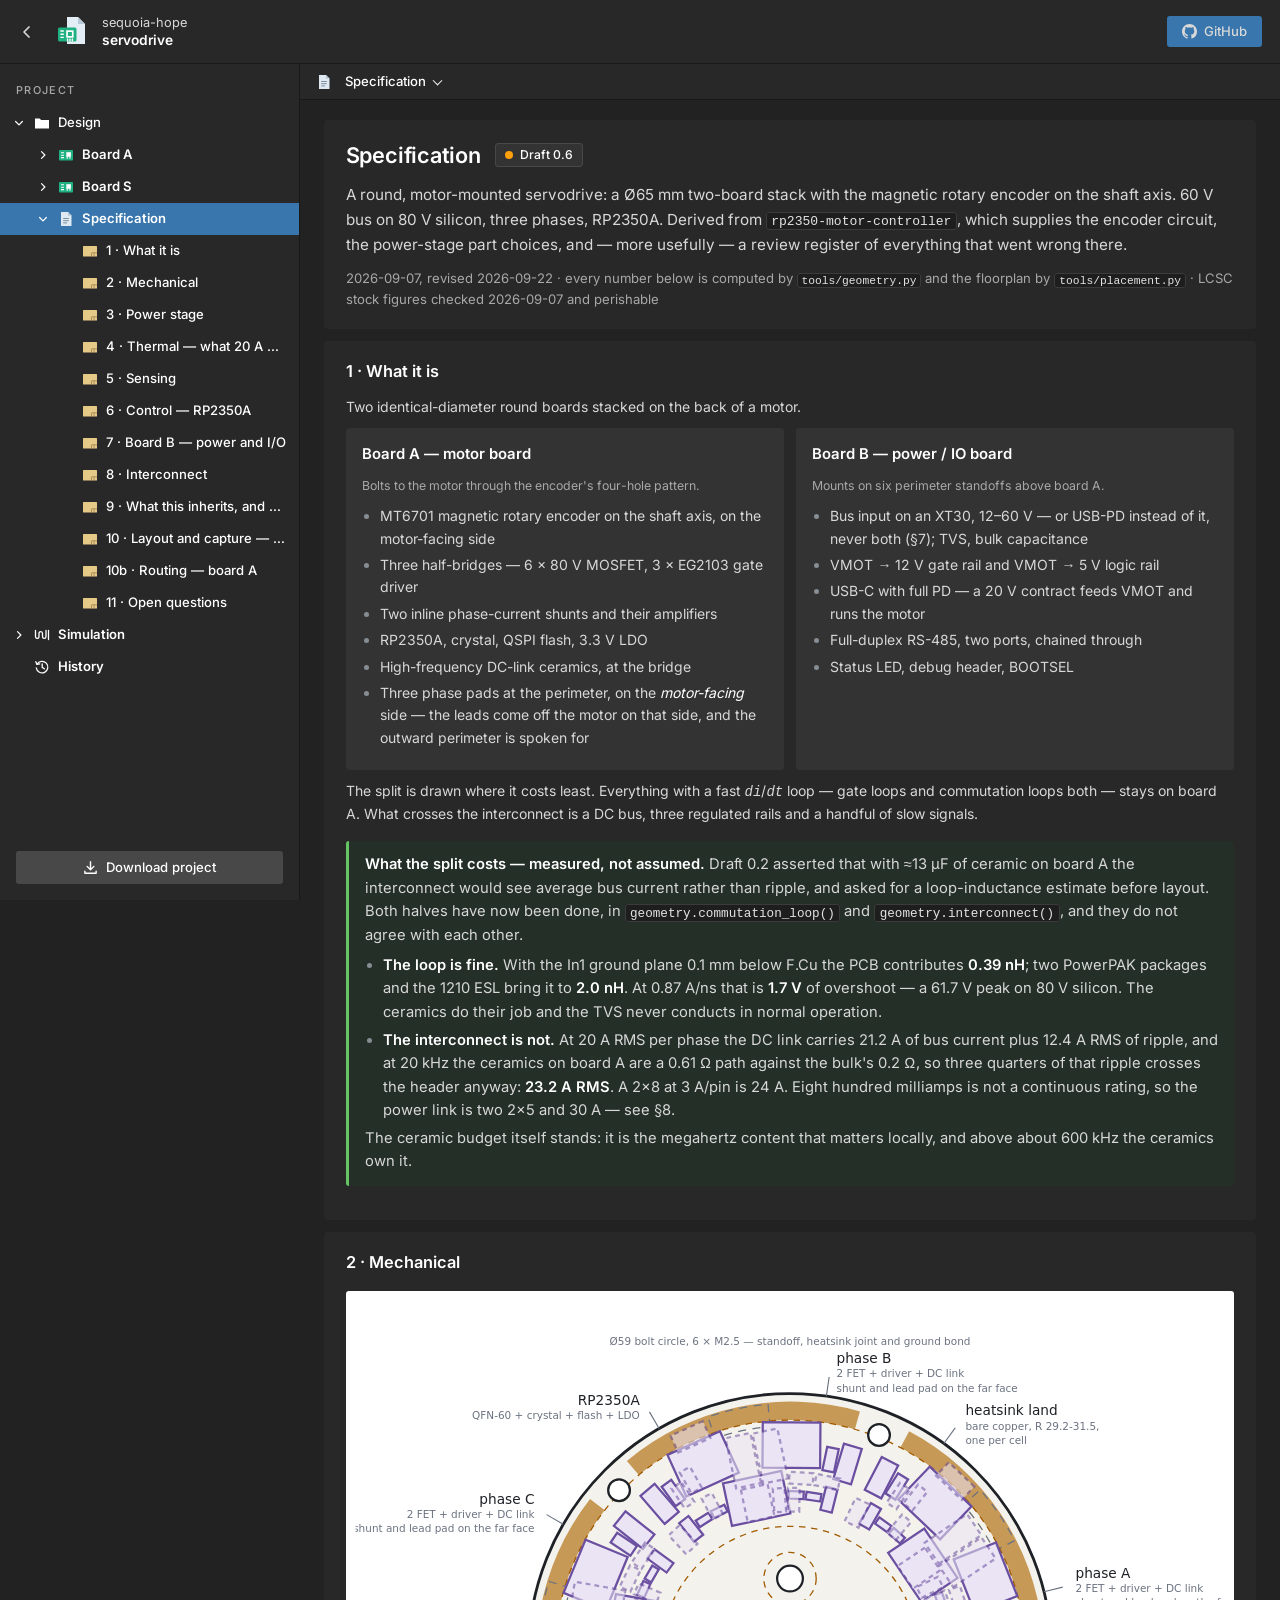
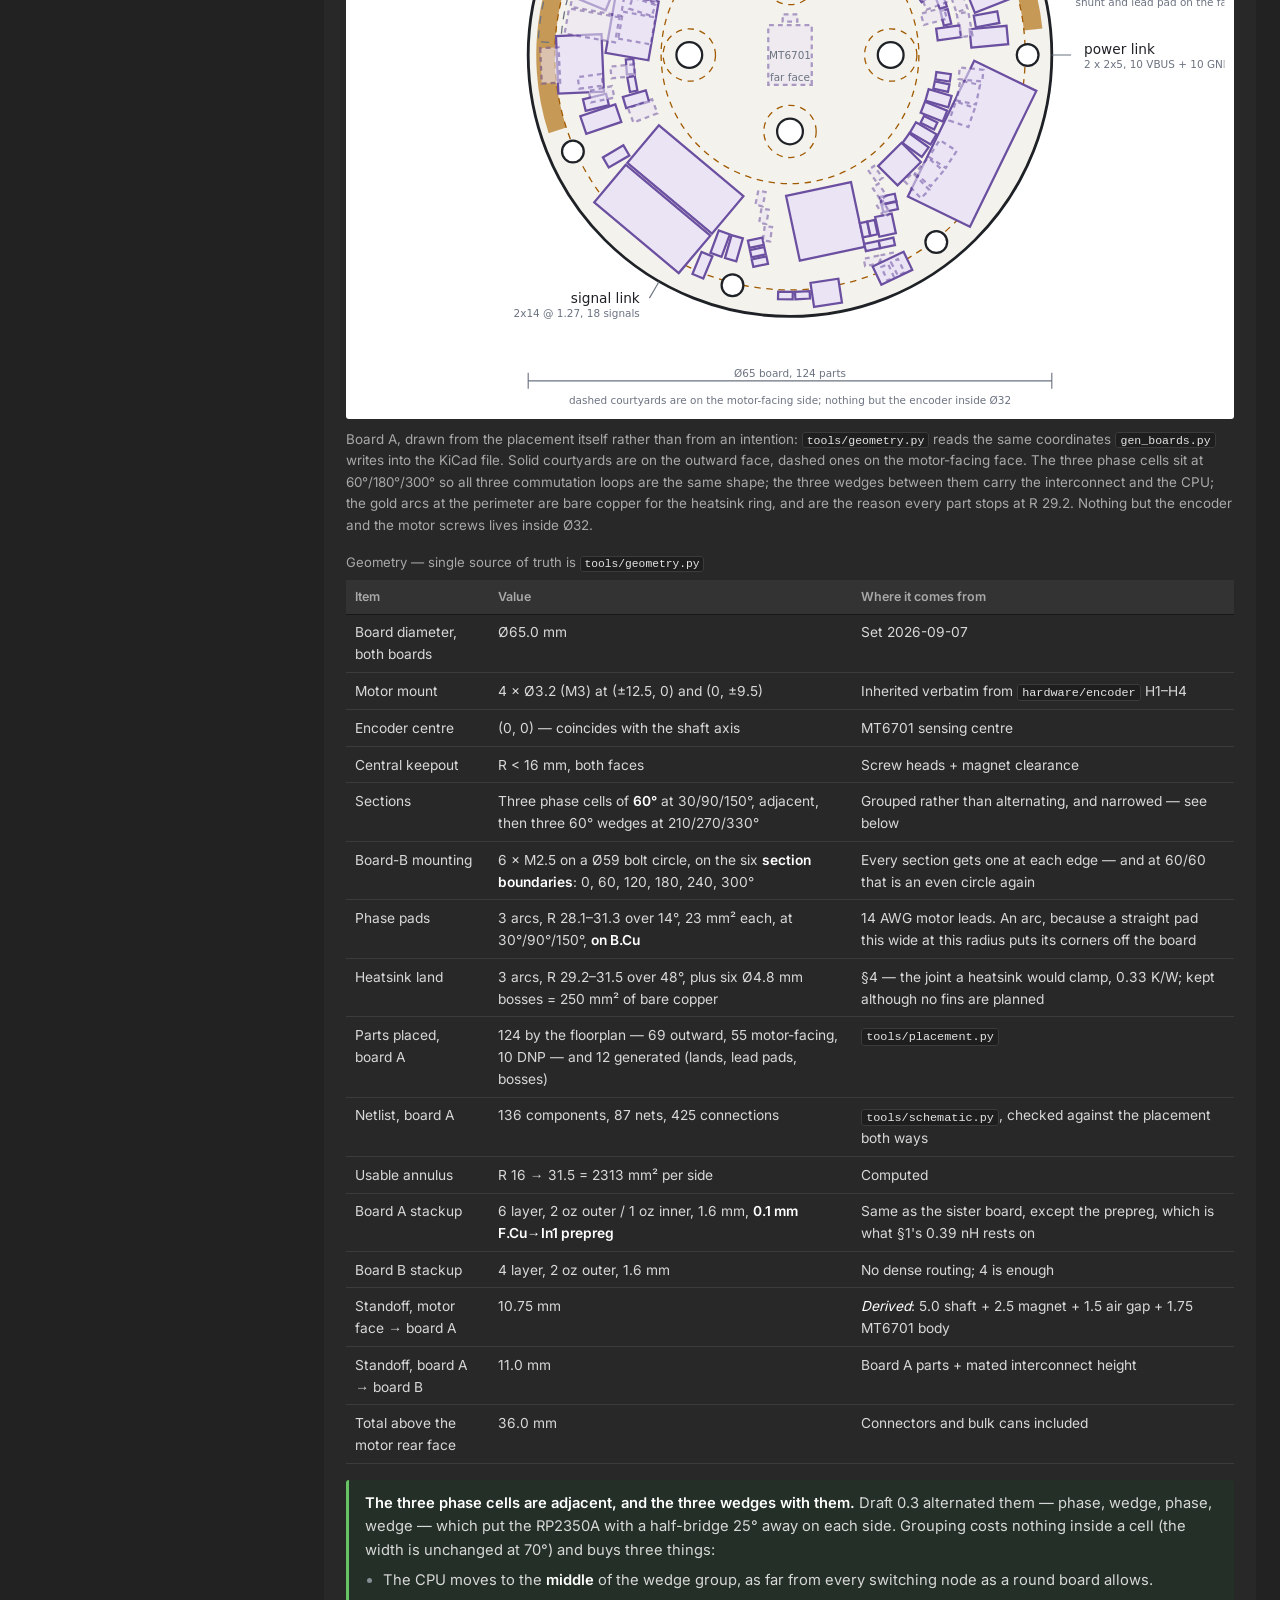
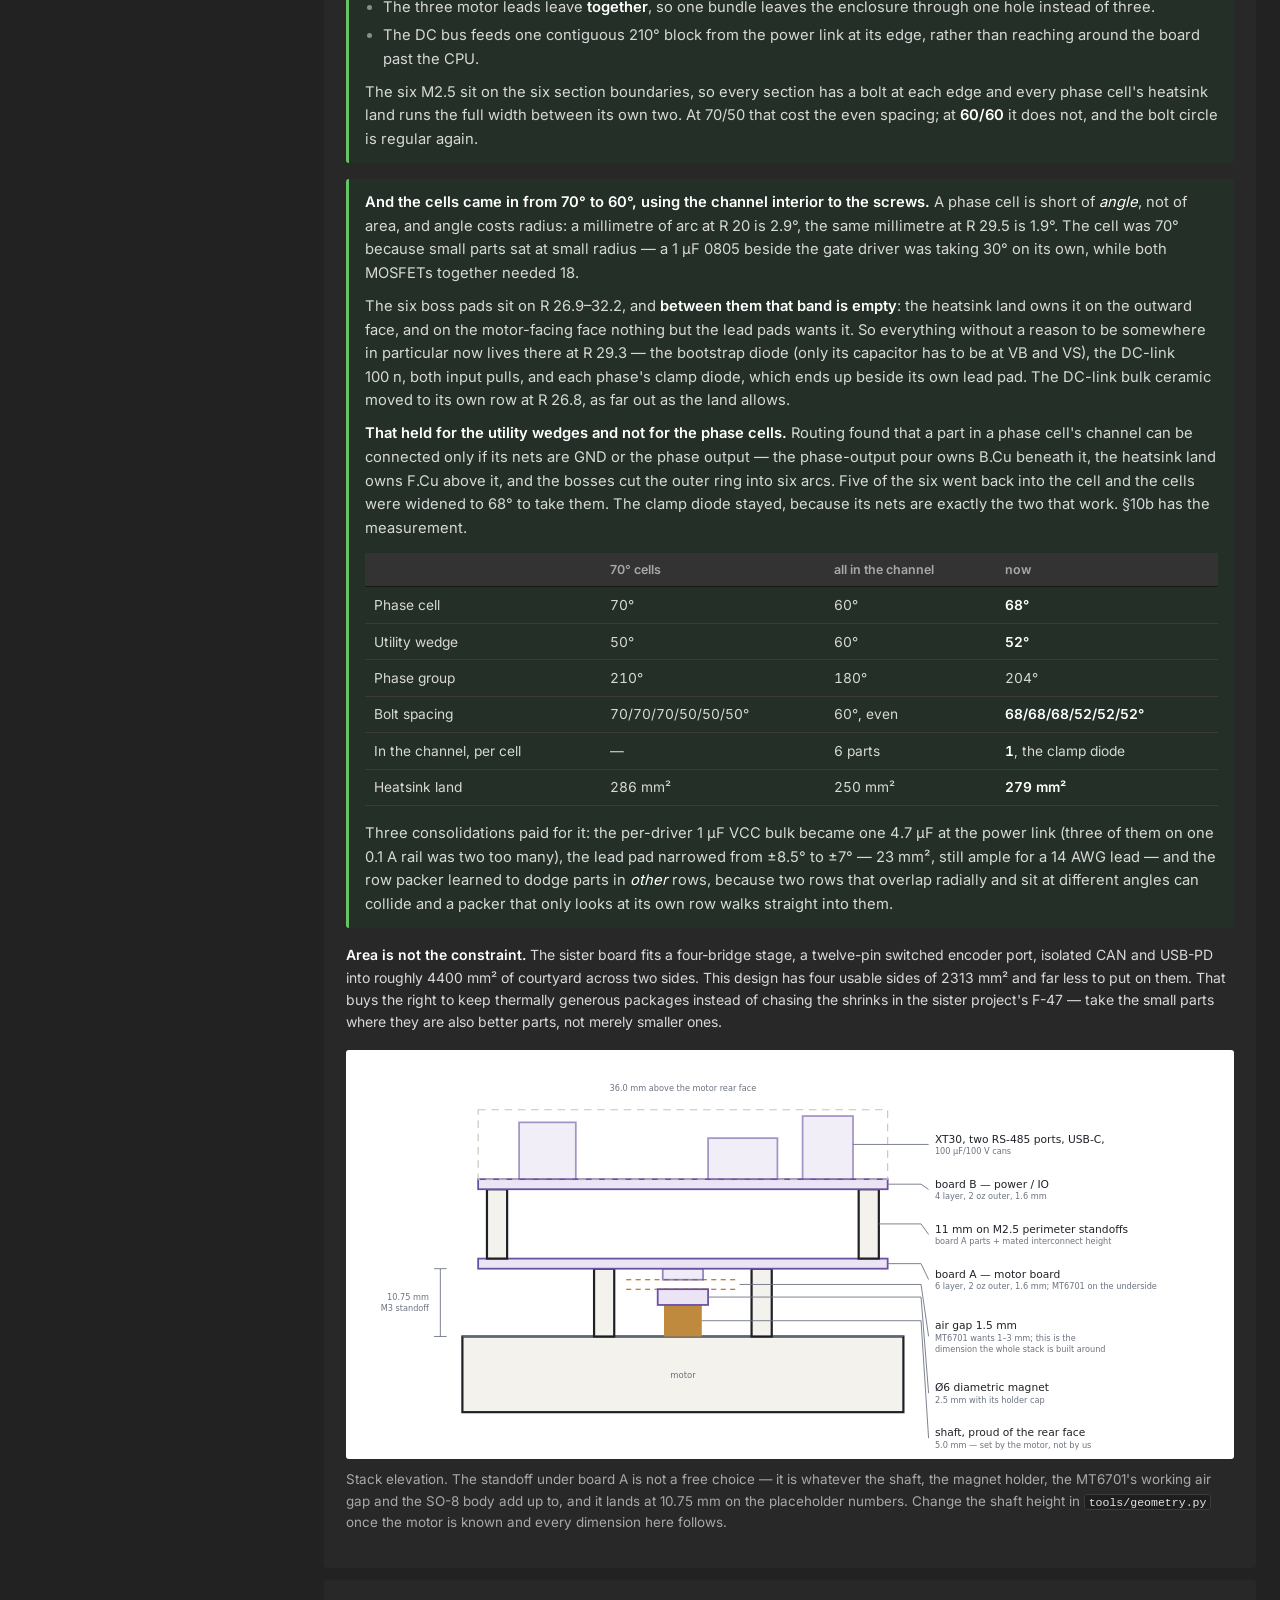
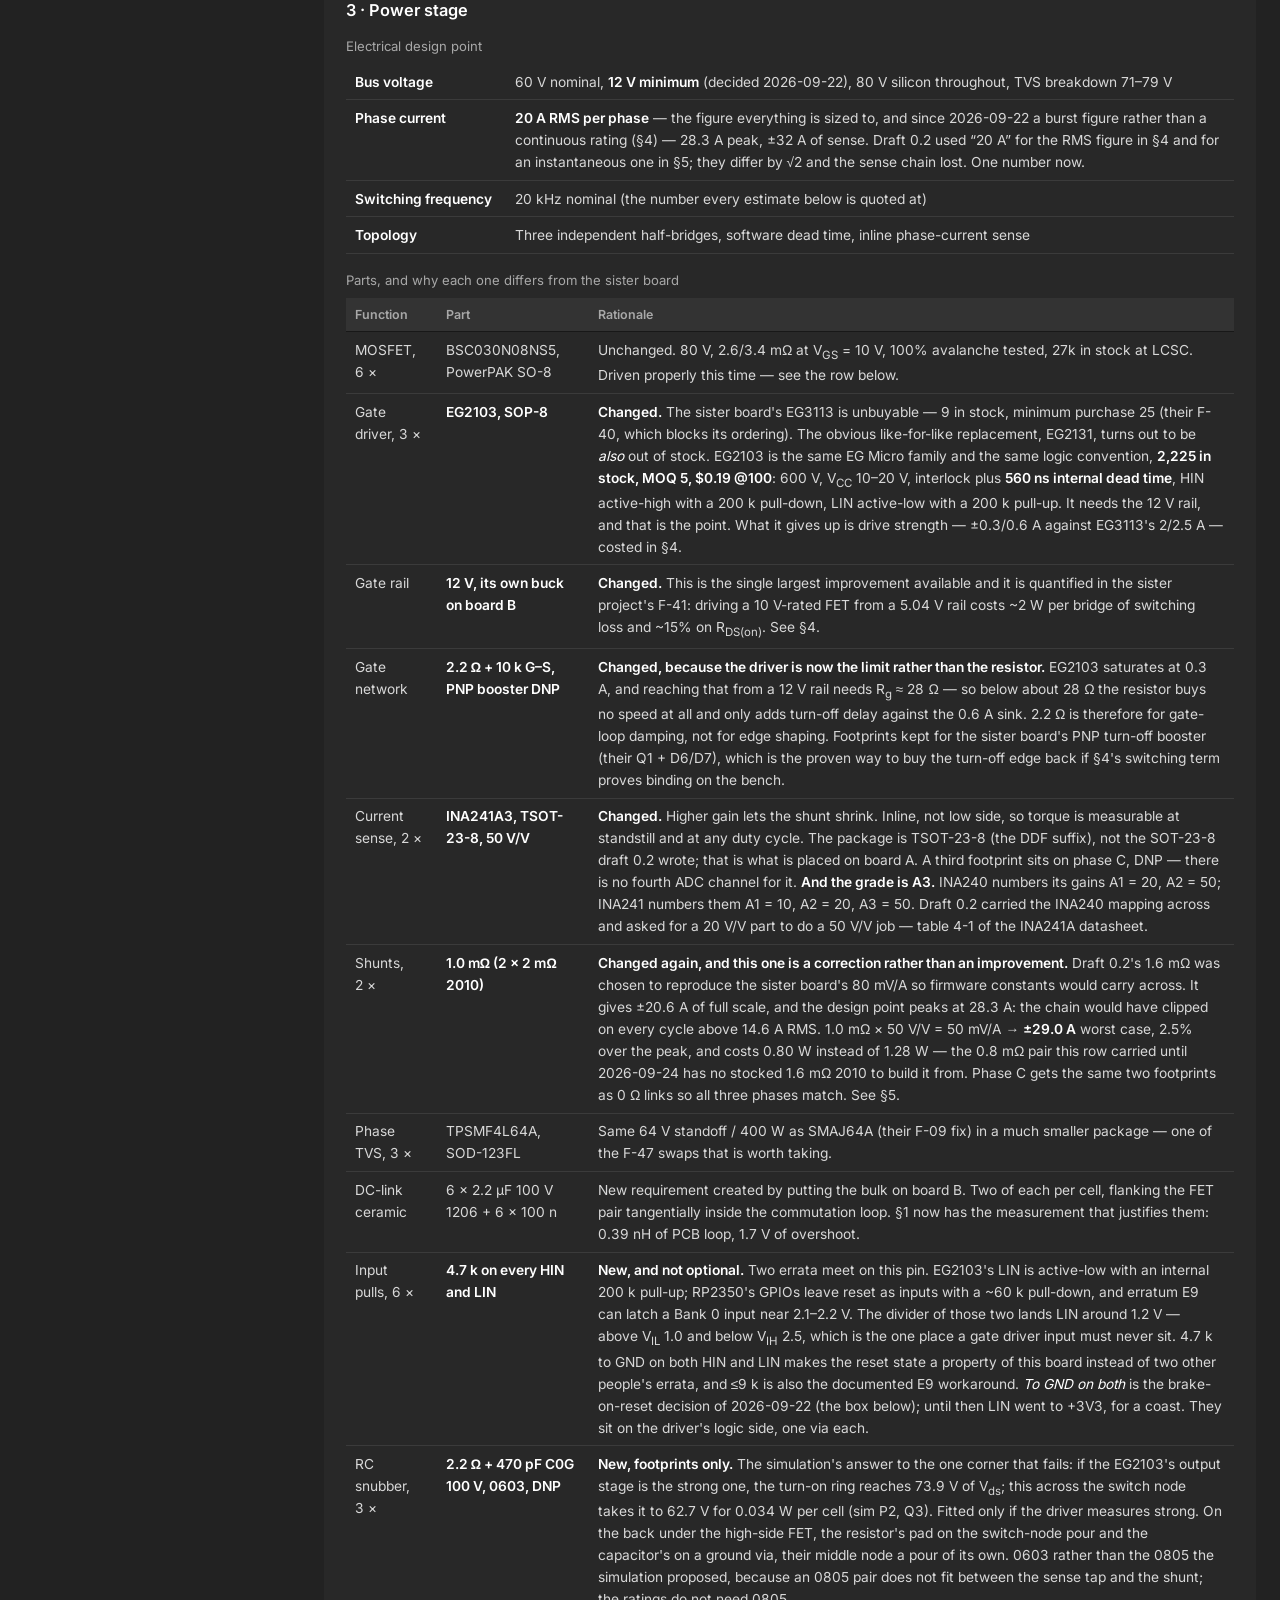
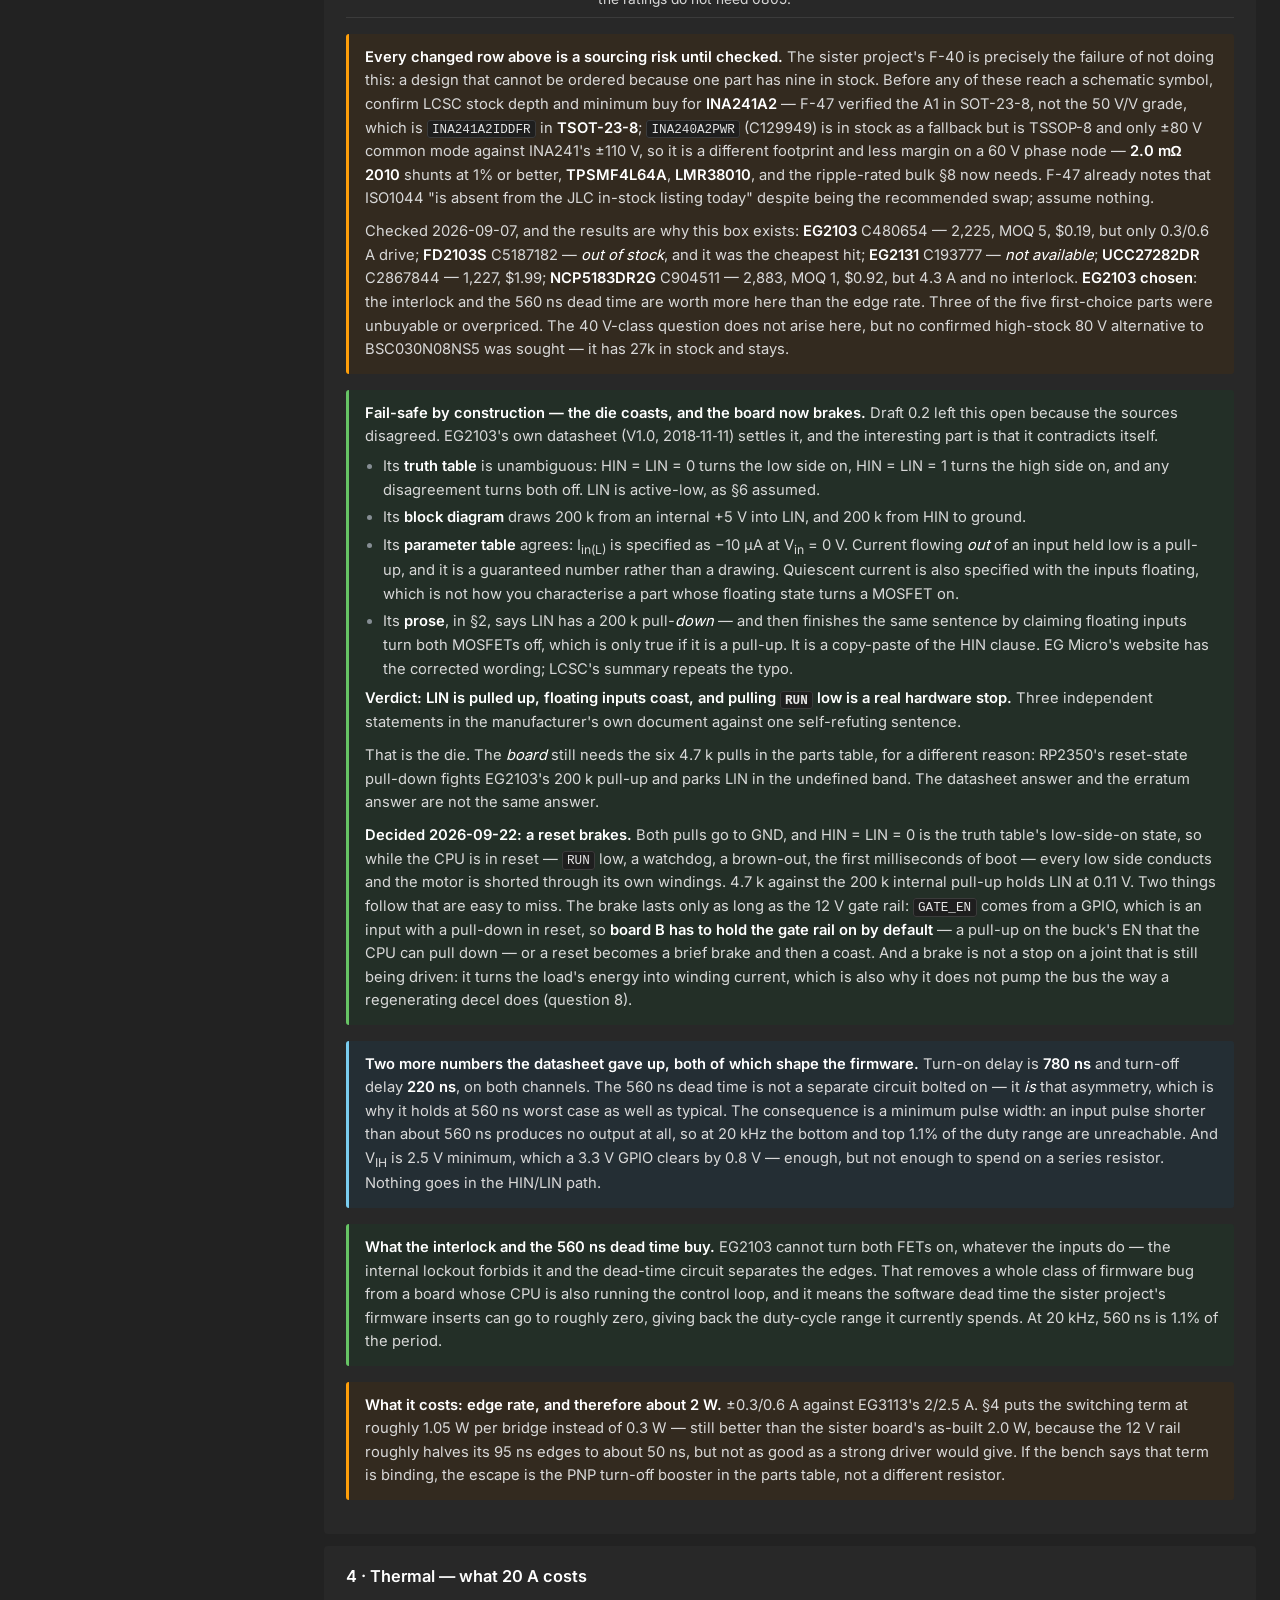
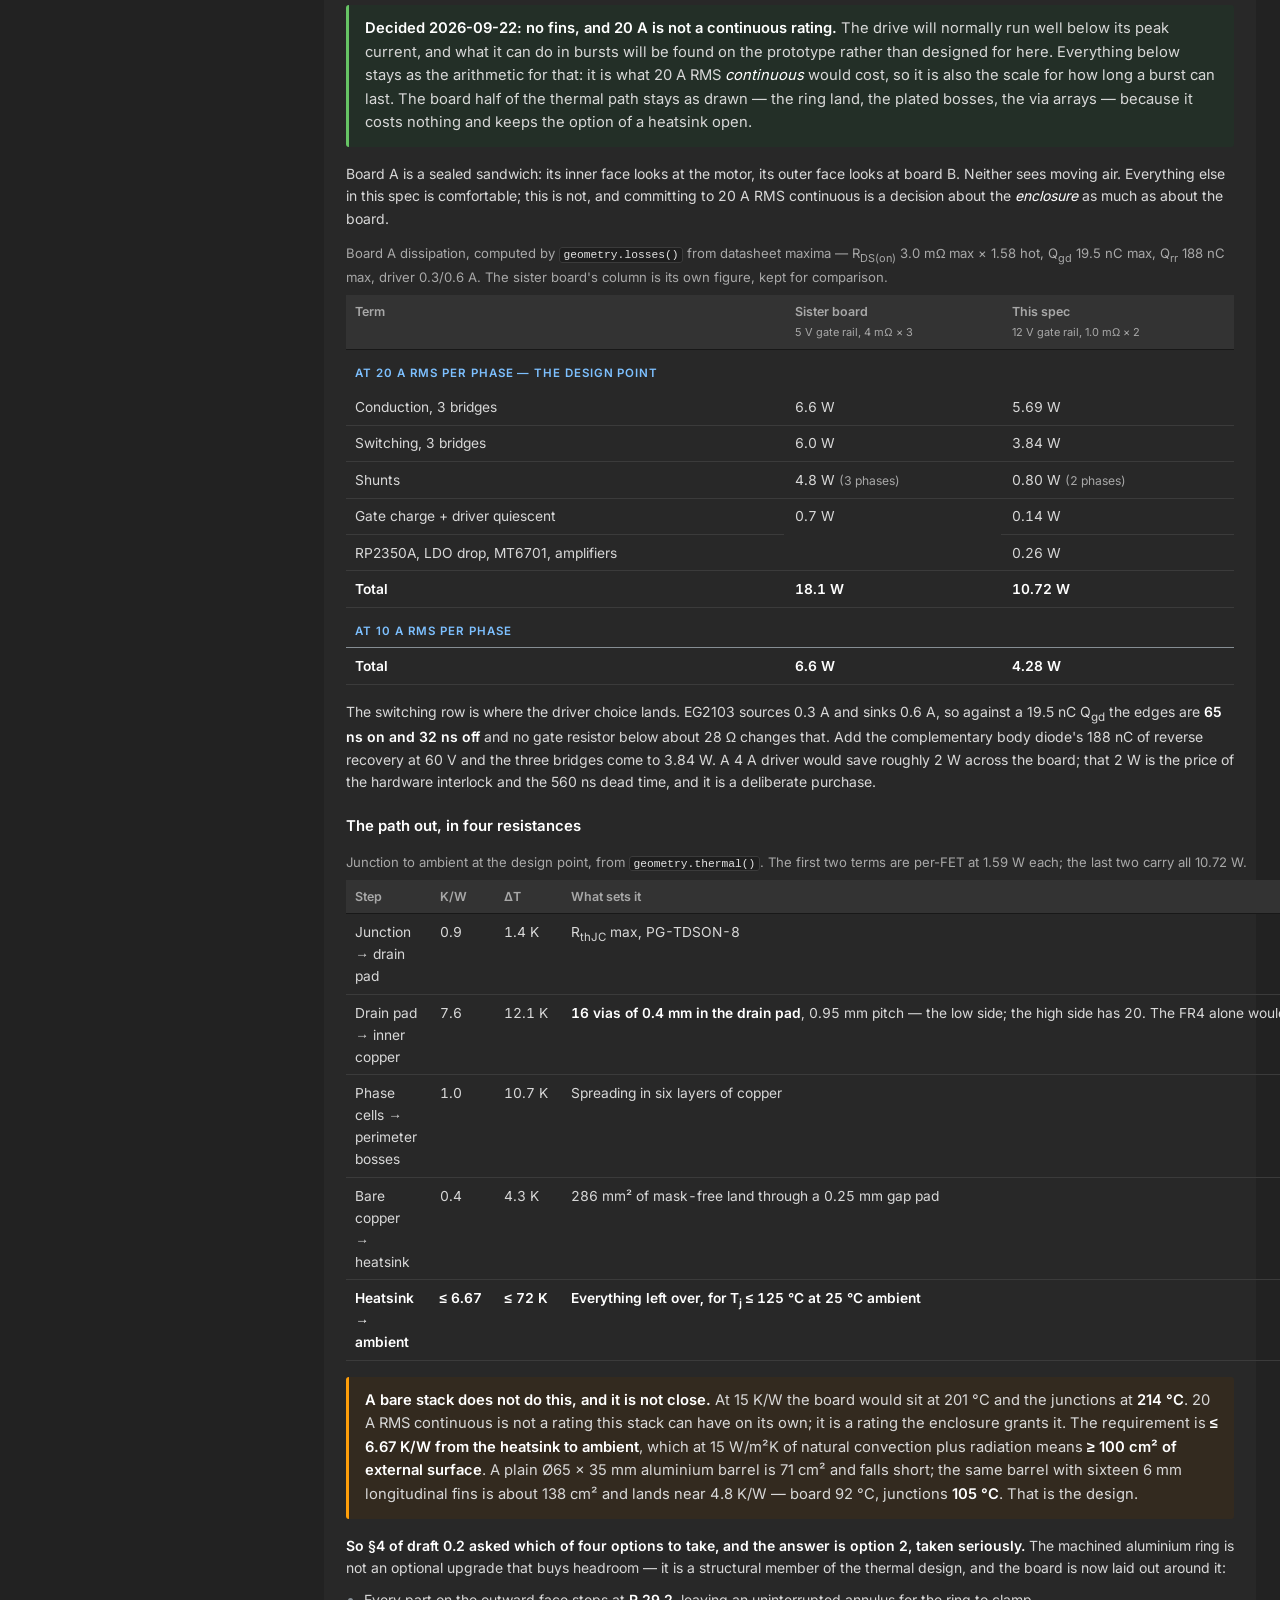
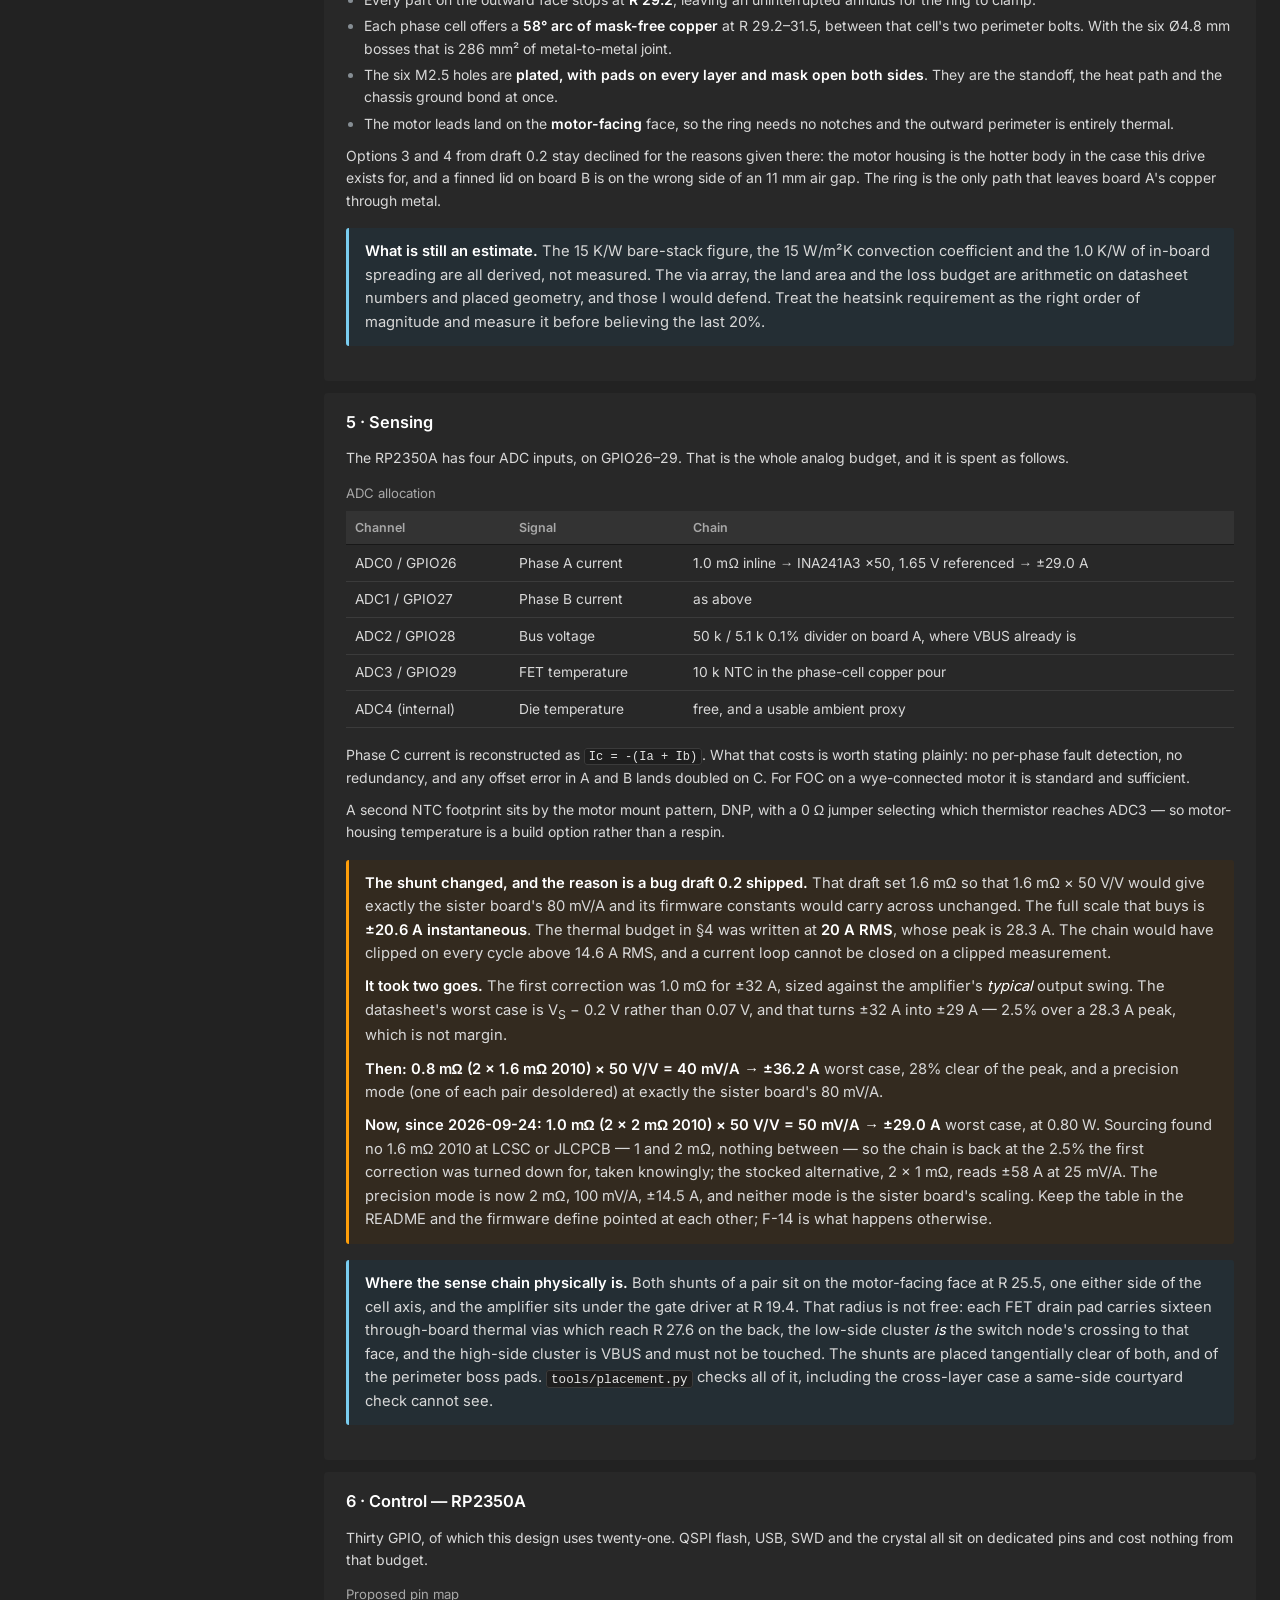
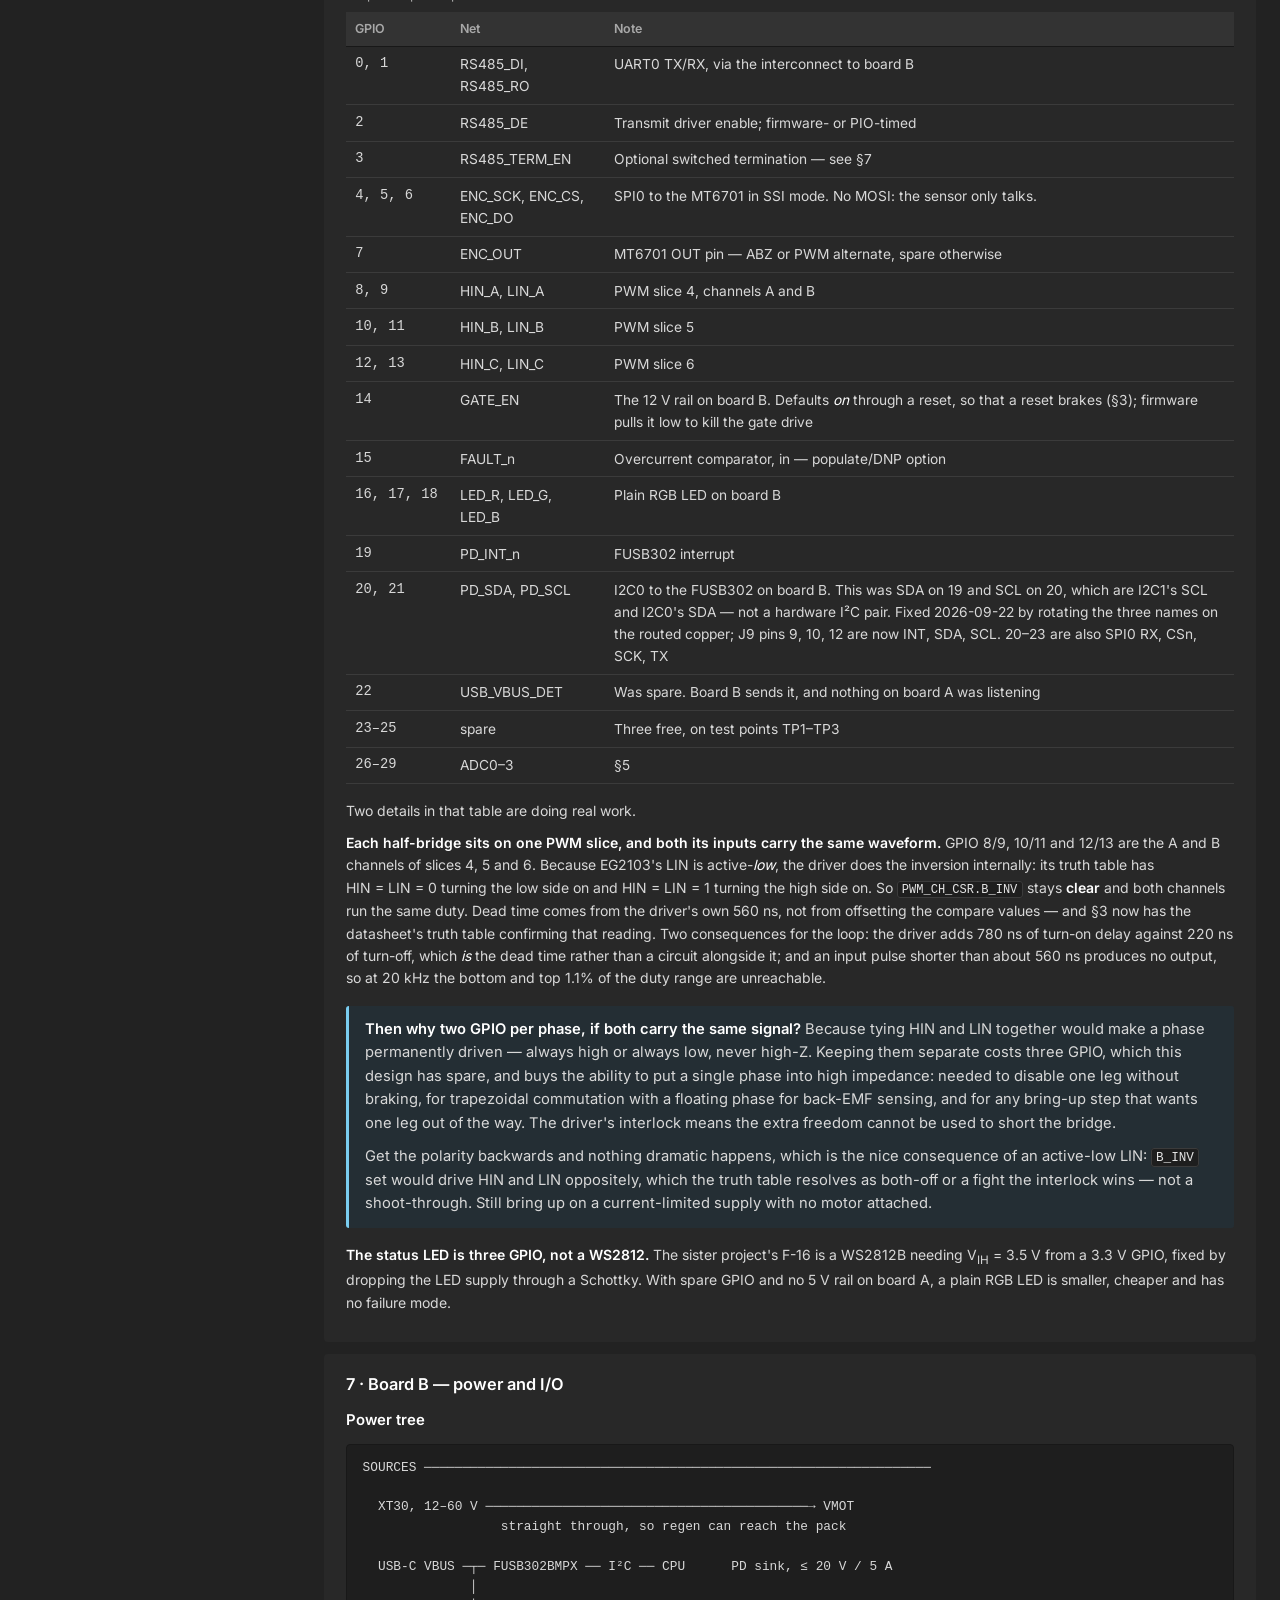
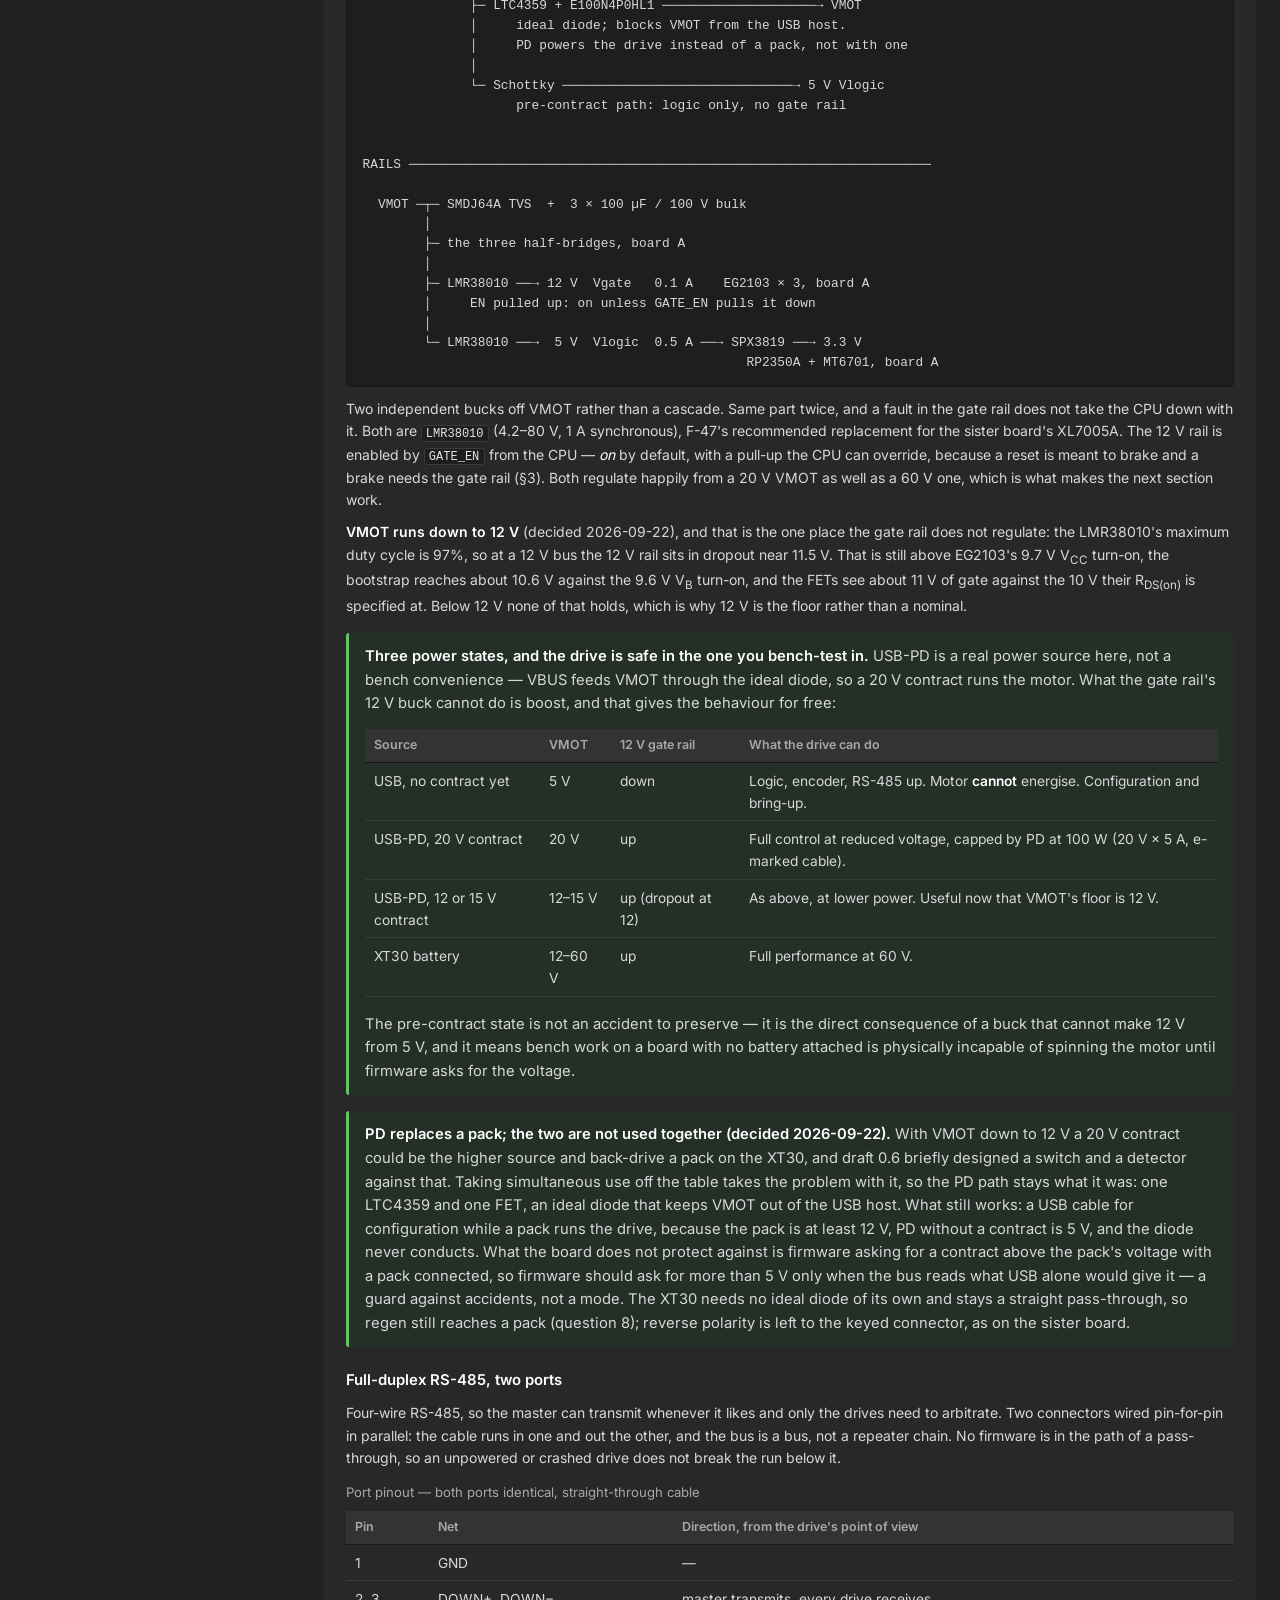
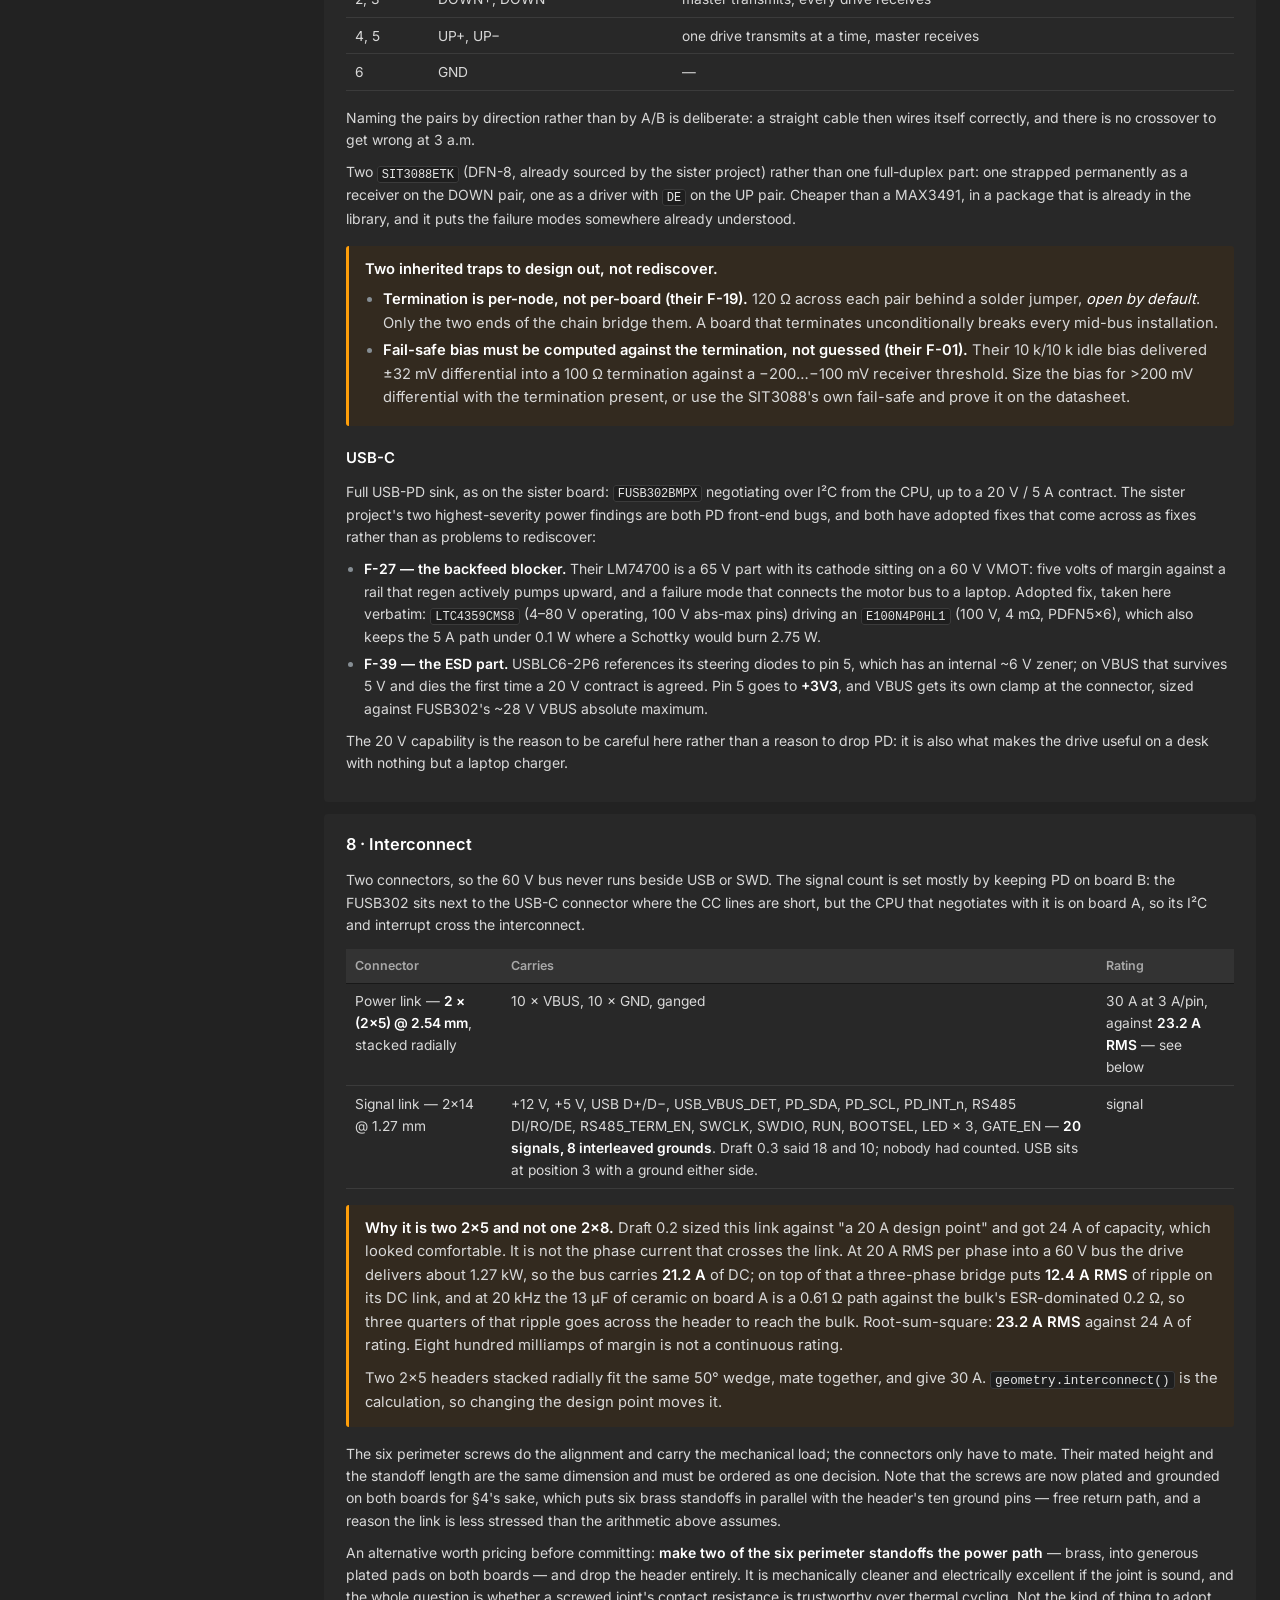
<file: spec.html>
<!doctype html>
<html lang="en">
<head>
<meta charset="utf-8">
<meta name="viewport" content="width=device-width, initial-scale=1, viewport-fit=cover">
<title>servodrive — specification</title>
<link rel="stylesheet" href="style.css">
<script src="shell.js"></script>
</head>
<body>

<header>
  <p class="crumb"><a href="index.html">&larr; servodrive</a></p>
  <div class="title"><h1>Specification</h1><span class="state draft"><span class="dot"></span>Draft 0.6</span></div>
  <p class="lede">A round, motor-mounted servodrive: a &#216;65&nbsp;mm two-board stack with the
  magnetic rotary encoder on the shaft axis. 60&nbsp;V bus on 80&nbsp;V silicon, three phases,
  RP2350A. Derived from <code>rp2350-motor-controller</code>, which supplies the encoder
  circuit, the power-stage part choices, and — more usefully — a review register of
  everything that went wrong there.</p>
  <p class="meta">2026-09-07, revised 2026-09-22 &middot; every number below is computed by <code>tools/geometry.py</code> and the floorplan by <code>tools/placement.py</code> &middot; LCSC stock figures checked 2026-09-07 and perishable</p>
</header>

<main>

<!-- ===================================================== 1 ============= -->
<section id="s1">
<h2>1 &middot; What it is</h2>

<p>Two identical-diameter round boards stacked on the back of a motor.</p>

<div class="cols">
  <div class="card">
    <h3>Board A — motor board</h3>
    <p class="sub">Bolts to the motor through the encoder's four-hole pattern.</p>
    <ul>
      <li>MT6701 magnetic rotary encoder on the shaft axis, on the motor-facing side</li>
      <li>Three half-bridges — 6&nbsp;&#215;&nbsp;80&nbsp;V MOSFET, 3&nbsp;&#215;&nbsp;EG2103 gate driver</li>
      <li>Two inline phase-current shunts and their amplifiers</li>
      <li>RP2350A, crystal, QSPI flash, 3.3&nbsp;V LDO</li>
      <li>High-frequency DC-link ceramics, at the bridge</li>
      <li>Three phase pads at the perimeter, on the <em>motor-facing</em> side — the leads
          come off the motor on that side, and the outward perimeter is spoken for</li>
    </ul>
  </div>
  <div class="card">
    <h3>Board B — power / IO board</h3>
    <p class="sub">Mounts on six perimeter standoffs above board A.</p>
    <ul>
      <li>Bus input on an XT30, 12&ndash;60&nbsp;V &mdash; or USB-PD instead of it, never both (&sect;7); TVS, bulk capacitance</li>
      <li>VMOT &rarr; 12&nbsp;V gate rail and VMOT &rarr; 5&nbsp;V logic rail</li>
      <li>USB-C with full PD — a 20&nbsp;V contract feeds VMOT and runs the motor</li>
      <li>Full-duplex RS-485, two ports, chained through</li>
      <li>Status LED, debug header, BOOTSEL</li>
    </ul>
  </div>
</div>

<p>The split is drawn where it costs least. Everything with a fast <var>di</var>/<var>dt</var>
loop — gate loops and commutation loops both — stays on board A. What crosses the
interconnect is a DC bus, three regulated rails and a handful of slow signals.</p>

<div class="note good">
  <strong>What the split costs — measured, not assumed.</strong> Draft 0.2 asserted that with
  &asymp;13&nbsp;&micro;F of ceramic on board A the interconnect would see average bus current
  rather than ripple, and asked for a loop-inductance estimate before layout. Both halves have
  now been done, in <code>geometry.commutation_loop()</code> and
  <code>geometry.interconnect()</code>, and they do not agree with each other.
  <ul>
    <li><strong>The loop is fine.</strong> With the In1 ground plane 0.1&nbsp;mm below F.Cu the
    PCB contributes <strong>0.39&nbsp;nH</strong>; two PowerPAK packages and the 1210 ESL bring
    it to <strong>2.0&nbsp;nH</strong>. At 0.87&nbsp;A/ns that is <strong>1.7&nbsp;V</strong> of
    overshoot — a 61.7&nbsp;V peak on 80&nbsp;V silicon. The ceramics do their job and the TVS
    never conducts in normal operation.</li>
    <li><strong>The interconnect is not.</strong> At 20&nbsp;A RMS per phase the DC link carries
    21.2&nbsp;A of bus current plus 12.4&nbsp;A RMS of ripple, and at 20&nbsp;kHz the ceramics on
    board A are a 0.61&nbsp;&#8486; path against the bulk's 0.2&nbsp;&#8486;, so three quarters of
    that ripple crosses the header anyway: <strong>23.2&nbsp;A RMS</strong>. A 2&#215;8 at
    3&nbsp;A/pin is 24&nbsp;A. Eight hundred milliamps is not a continuous rating, so the power
    link is two 2&#215;5 and 30&nbsp;A — see &sect;8.</li>
  </ul>
  The ceramic budget itself stands: it is the megahertz content that matters locally, and
  above about 600&nbsp;kHz the ceramics own it.
</div>
</section>

<!-- ===================================================== 2 ============= -->
<section id="s2">
<h2>2 &middot; Mechanical</h2>

<figure>
  <img src="img/board_a_plan.svg" alt="Plan view of board A: 65 mm circle, four M3 motor mount holes at 25 mm and 19 mm spacings around a central MT6701, six M2.5 perimeter holes on a 59 mm bolt circle, three phase cells at 120 degrees interleaved with three utility wedges.">
  <figcaption>Board A, drawn from the placement itself rather than from an intention:
  <code>tools/geometry.py</code> reads the same coordinates <code>gen_boards.py</code> writes
  into the KiCad file. Solid courtyards are on the outward face, dashed ones on the
  motor-facing face. The three phase cells sit at 60&deg;/180&deg;/300&deg; so all three
  commutation loops are the same shape; the three wedges between them carry the interconnect
  and the CPU; the gold arcs at the perimeter are bare copper for the heatsink ring, and are
  the reason every part stops at R&nbsp;29.2. Nothing but the encoder and the motor screws
  lives inside &#216;32.</figcaption>
</figure>

<table>
<caption>Geometry — single source of truth is <code>tools/geometry.py</code></caption>
<thead><tr><th>Item</th><th>Value</th><th>Where it comes from</th></tr></thead>
<tbody>
<tr><td>Board diameter, both boards</td><td>&#216;65.0 mm</td><td>Set 2026-09-07</td></tr>
<tr><td>Motor mount</td><td>4 &#215; &#216;3.2 (M3) at (&plusmn;12.5,&nbsp;0) and (0,&nbsp;&plusmn;9.5)</td>
    <td>Inherited verbatim from <code>hardware/encoder</code> H1–H4</td></tr>
<tr><td>Encoder centre</td><td>(0,&nbsp;0) — coincides with the shaft axis</td><td>MT6701 sensing centre</td></tr>
<tr><td>Central keepout</td><td>R &lt; 16 mm, both faces</td><td>Screw heads + magnet clearance</td></tr>
<tr><td>Sections</td><td>Three phase cells of <strong>60&deg;</strong> at 30/90/150&deg;,
    adjacent, then three 60&deg; wedges at 210/270/330&deg;</td>
    <td>Grouped rather than alternating, and narrowed &mdash; see below</td></tr>
<tr><td>Board-B mounting</td><td>6 &#215; M2.5 on a &#216;59 bolt circle, on the six
    <strong>section boundaries</strong>: 0, 60, 120, 180, 240, 300&deg;</td>
    <td>Every section gets one at each edge &mdash; and at 60/60 that is an even
    circle again</td></tr>
<tr><td>Phase pads</td><td>3 arcs, R&nbsp;28.1&#8211;31.3 over 14&deg;, 23&nbsp;mm&sup2; each, at 30&deg;/90&deg;/150&deg;, <strong>on B.Cu</strong></td><td>14 AWG motor leads. An arc, because a straight pad this wide at this radius puts its corners off the board</td></tr>
<tr><td>Heatsink land</td><td>3 arcs, R&nbsp;29.2&#8211;31.5 over 48&deg;, plus six &#216;4.8 mm bosses = 250&nbsp;mm&sup2; of bare copper</td><td>&sect;4 &mdash; the joint a heatsink would clamp, 0.33 K/W; kept although no fins are planned</td></tr>
<tr><td>Parts placed, board A</td><td>124 by the floorplan &mdash; 69 outward, 55 motor-facing, 10 DNP &mdash; and 12 generated (lands, lead pads, bosses)</td><td><code>tools/placement.py</code></td></tr>
<tr><td>Netlist, board A</td><td>136 components, 87 nets, 425 connections</td><td><code>tools/schematic.py</code>, checked against the placement both ways</td></tr>
<tr><td>Usable annulus</td><td>R 16 &rarr; 31.5 = 2313 mm&sup2; per side</td><td>Computed</td></tr>
<tr><td>Board A stackup</td><td>6 layer, 2 oz outer / 1 oz inner, 1.6 mm, <strong>0.1 mm F.Cu&#8594;In1 prepreg</strong></td><td>Same as the sister board, except the prepreg, which is what &sect;1's 0.39 nH rests on</td></tr>
<tr><td>Board B stackup</td><td>4 layer, 2 oz outer, 1.6 mm</td><td>No dense routing; 4 is enough</td></tr>
<tr><td>Standoff, motor face &rarr; board A</td><td>10.75 mm</td>
    <td><em>Derived</em>: 5.0 shaft + 2.5 magnet + 1.5 air gap + 1.75 MT6701 body</td></tr>
<tr><td>Standoff, board A &rarr; board B</td><td>11.0 mm</td><td>Board A parts + mated interconnect height</td></tr>
<tr><td>Total above the motor rear face</td><td>36.0 mm</td><td>Connectors and bulk cans included</td></tr>
</tbody>
</table>

<div class="note good">
  <strong>The three phase cells are adjacent, and the three wedges with them.</strong>
  Draft 0.3 alternated them &mdash; phase, wedge, phase, wedge &mdash; which put the RP2350A
  with a half-bridge 25&deg; away on each side. Grouping costs nothing inside a cell (the
  width is unchanged at 70&deg;) and buys three things:
  <ul>
    <li>The CPU moves to the <strong>middle</strong> of the wedge group, as far from every
    switching node as a round board allows.</li>
    <li>The three motor leads leave <strong>together</strong>, so one bundle leaves the
    enclosure through one hole instead of three.</li>
    <li>The DC bus feeds one contiguous 210&deg; block from the power link at its edge,
    rather than reaching around the board past the CPU.</li>
  </ul>
  <p>The six M2.5 sit on the six section boundaries, so every section has a bolt at each edge
  and every phase cell's heatsink land runs the full width between its own two. At 70/50 that
  cost the even spacing; at <strong>60/60</strong> it does not, and the bolt circle is regular
  again.</p>
</div>

<div class="note good">
  <strong>And the cells came in from 70&deg; to 60&deg;, using the channel interior to the
  screws.</strong> A phase cell is short of <em>angle</em>, not of area, and angle costs radius:
  a millimetre of arc at R&nbsp;20 is 2.9&deg;, the same millimetre at R&nbsp;29.5 is 1.9&deg;.
  The cell was 70&deg; because small parts sat at small radius &mdash; a 1&nbsp;&micro;F 0805
  beside the gate driver was taking 30&deg; on its own, while both MOSFETs together needed 18.
  <p>The six boss pads sit on R&nbsp;26.9&#8211;32.2, and <strong>between them that band is
  empty</strong>: the heatsink land owns it on the outward face, and on the motor-facing face
  nothing but the lead pads wants it. So everything without a reason to be somewhere in
  particular now lives there at R&nbsp;29.3 &mdash; the bootstrap diode (only its capacitor has
  to be at VB and VS), the DC-link 100&nbsp;n, both input pulls, and each phase's clamp diode,
  which ends up beside its own lead pad. The DC-link bulk ceramic moved to its own row at
  R&nbsp;26.8, as far out as the land allows.</p>
  <p><strong>That held for the utility wedges and not for the phase cells.</strong> Routing found
  that a part in a phase cell's channel can be connected only if its nets are GND or the phase
  output &mdash; the phase-output pour owns B.Cu beneath it, the heatsink land owns F.Cu above
  it, and the bosses cut the outer ring into six arcs. Five of the six went back into the cell
  and the cells were widened to 68&deg; to take them. The clamp diode stayed, because its nets
  are exactly the two that work. &sect;10b has the measurement.</p>
  <table class="num">
  <thead><tr><th></th><th>70&deg; cells</th><th>all in the channel</th><th>now</th></tr></thead>
  <tbody>
  <tr><td>Phase cell</td><td>70&deg;</td><td>60&deg;</td><td><strong>68&deg;</strong></td></tr>
  <tr><td>Utility wedge</td><td>50&deg;</td><td>60&deg;</td><td><strong>52&deg;</strong></td></tr>
  <tr><td>Phase group</td><td>210&deg;</td><td>180&deg;</td><td>204&deg;</td></tr>
  <tr><td>Bolt spacing</td><td>70/70/70/50/50/50&deg;</td><td>60&deg;, even</td><td><strong>68/68/68/52/52/52&deg;</strong></td></tr>
  <tr><td>In the channel, per cell</td><td>&mdash;</td><td>6 parts</td><td><strong>1</strong>, the clamp diode</td></tr>
  <tr><td>Heatsink land</td><td>286 mm&sup2;</td><td>250 mm&sup2;</td><td><strong>279 mm&sup2;</strong></td></tr>
  </tbody>
  </table>
  <p>Three consolidations paid for it: the per-driver 1&nbsp;&micro;F VCC bulk became one
  4.7&nbsp;&micro;F at the power link (three of them on one 0.1&nbsp;A rail was two too many),
  the lead pad narrowed from &plusmn;8.5&deg; to &plusmn;7&deg; &mdash; 23&nbsp;mm&sup2;, still
  ample for a 14 AWG lead &mdash; and the row packer learned to dodge parts in <em>other</em>
  rows, because two rows that overlap radially and sit at different angles can collide and a
  packer that only looks at its own row walks straight into them.</p>
</div>

<p><strong>Area is not the constraint.</strong> The sister board fits a four-bridge stage, a
twelve-pin switched encoder port, isolated CAN and USB-PD into roughly 4400&nbsp;mm&sup2; of
courtyard across two sides. This design has four usable sides of 2313&nbsp;mm&sup2; and far
less to put on them. That buys the right to keep thermally generous packages instead of
chasing the shrinks in the sister project's F-47 — take the small parts where they are also
better parts, not merely smaller ones.</p>

<figure>
  <img src="img/stack.svg" alt="Side view of the stack: motor rear face, encoder air gap and standoff, board A, interconnect gap, board B, connectors.">
  <figcaption>Stack elevation. The standoff under board A is not a free choice — it is
  whatever the shaft, the magnet holder, the MT6701's working air gap and the SO-8 body add up
  to, and it lands at 10.75 mm on the placeholder numbers. Change the shaft height in
  <code>tools/geometry.py</code> once the motor is known and every dimension here follows.</figcaption>
</figure>
</section>

<!-- ===================================================== 3 ============= -->
<section id="s3">
<h2>3 &middot; Power stage</h2>

<table>
<caption>Electrical design point</caption>
<tbody>
<tr><th>Bus voltage</th><td>60 V nominal, <strong>12 V minimum</strong> (decided 2026-09-22), 80 V silicon throughout, TVS breakdown 71–79 V</td></tr>
<tr><th>Phase current</th><td><strong>20 A RMS per phase</strong> &mdash; the figure everything is sized to, and since 2026-09-22 a burst figure rather than a continuous rating (&sect;4) &mdash; 28.3 A peak, &plusmn;32 A of sense. Draft 0.2 used &ldquo;20 A&rdquo; for the RMS figure in &sect;4 and for an instantaneous one in &sect;5; they differ by &radic;2 and the sense chain lost. One number now.</td></tr>
<tr><th>Switching frequency</th><td>20 kHz nominal (the number every estimate below is quoted at)</td></tr>
<tr><th>Topology</th><td>Three independent half-bridges, software dead time, inline phase-current sense</td></tr>
</tbody>
</table>

<table>
<caption>Parts, and why each one differs from the sister board</caption>
<thead><tr><th>Function</th><th>Part</th><th>Rationale</th></tr></thead>
<tbody>
<tr><td>MOSFET, 6&nbsp;&#215;</td><td>BSC030N08NS5, PowerPAK SO-8</td>
    <td>Unchanged. 80 V, 2.6/3.4 m&#8486; at V<sub>GS</sub>&nbsp;=&nbsp;10 V, 100% avalanche tested,
    27k in stock at LCSC. Driven properly this time — see the row below.</td></tr>
<tr><td>Gate driver, 3&nbsp;&#215;</td><td class="chg">EG2103, SOP-8</td>
    <td><strong>Changed.</strong> The sister board's EG3113 is unbuyable — 9 in stock, minimum
    purchase 25 (their F-40, which blocks its ordering). The obvious like-for-like replacement,
    EG2131, turns out to be <em>also</em> out of stock. EG2103 is the same EG Micro family and
    the same logic convention, <strong>2,225 in stock, MOQ 5, $0.19 @100</strong>: 600 V,
    V<sub>CC</sub> 10–20 V, interlock plus <strong>560 ns internal dead time</strong>, HIN
    active-high with a 200 k pull-down, LIN active-low with a 200 k pull-up. It needs the 12 V
    rail, and that is the point. What it gives up is drive strength — ±0.3/0.6 A against
    EG3113's 2/2.5 A — costed in §4.</td></tr>
<tr><td>Gate rail</td><td class="chg">12 V, its own buck on board B</td>
    <td><strong>Changed.</strong> This is the single largest improvement available and it is
    quantified in the sister project's F-41: driving a 10 V-rated FET from a 5.04 V rail costs
    ~2 W per bridge of switching loss and ~15% on R<sub>DS(on)</sub>. See §4.</td></tr>
<tr><td>Gate network</td><td class="chg">2.2 &#8486; + 10 k G–S, PNP booster DNP</td>
    <td><strong>Changed, because the driver is now the limit rather than the resistor.</strong>
    EG2103 saturates at 0.3 A, and reaching that from a 12 V rail needs R<sub>g</sub> ≈ 28 &#8486;
    — so below about 28 &#8486; the resistor buys no speed at all and only adds turn-off delay
    against the 0.6 A sink. 2.2 &#8486; is therefore for gate-loop damping, not for edge shaping.
    Footprints kept for the sister board's PNP turn-off booster (their Q1 + D6/D7), which is the
    proven way to buy the turn-off edge back if §4's switching term proves binding on the bench.</td></tr>
<tr><td>Current sense, 2&nbsp;&#215;</td><td class="chg">INA241<strong>A3</strong>, TSOT-23-8, 50 V/V</td>
    <td><strong>Changed.</strong> Higher gain lets the shunt shrink. Inline, not low side, so
    torque is measurable at standstill and at any duty cycle. The package is TSOT-23-8 (the DDF
    suffix), not the SOT-23-8 draft 0.2 wrote; that is what is placed on board A. A third
    footprint sits on phase C, DNP &mdash; there is no fourth ADC channel for it.
    <strong>And the grade is A3.</strong> INA240 numbers its gains A1&nbsp;=&nbsp;20,
    A2&nbsp;=&nbsp;50; INA241 numbers them A1&nbsp;=&nbsp;10, A2&nbsp;=&nbsp;20,
    A3&nbsp;=&nbsp;50. Draft 0.2 carried the INA240 mapping across and asked for a 20 V/V
    part to do a 50 V/V job &mdash; table 4-1 of the INA241A datasheet.</td></tr>
<tr><td>Shunts, 2&nbsp;&#215;</td><td class="chg">1.0 m&#8486; (2 &#215; 2 m&#8486; 2010)</td>
    <td><strong>Changed again, and this one is a correction rather than an improvement.</strong>
    Draft 0.2's 1.6 m&#8486; was chosen to reproduce the sister board's 80 mV/A so firmware
    constants would carry across. It gives &plusmn;20.6 A of full scale, and the design point
    peaks at 28.3 A: the chain would have clipped on every cycle above 14.6 A RMS. 1.0 m&#8486;
    &#215; 50 V/V = 50 mV/A &rarr; <strong>&plusmn;29.0 A</strong> worst case, 2.5% over the
    peak, and costs 0.80 W instead of 1.28 W &mdash; the 0.8 m&#8486; pair this row carried
    until 2026-09-24 has no stocked 1.6 m&#8486; 2010 to build it from. Phase C gets
    the same two footprints as 0 &#8486; links so all three phases match. See &sect;5.</td></tr>
<tr><td>Phase TVS, 3&nbsp;&#215;</td><td>TPSMF4L64A, SOD-123FL</td>
    <td>Same 64 V standoff / 400 W as SMAJ64A (their F-09 fix) in a much smaller package —
    one of the F-47 swaps that is worth taking.</td></tr>
<tr><td>DC-link ceramic</td><td>6 &#215; 2.2 &micro;F 100 V 1206 + 6 &#215; 100 n</td>
    <td>New requirement created by putting the bulk on board B. Two of each per cell, flanking
    the FET pair tangentially inside the commutation loop. &sect;1 now has the measurement that
    justifies them: 0.39 nH of PCB loop, 1.7 V of overshoot.</td></tr>
<tr><td>Input pulls, 6&nbsp;&#215;</td><td class="chg">4.7 k on every HIN and LIN</td>
    <td><strong>New, and not optional.</strong> Two errata meet on this pin. EG2103's LIN is
    active-low with an internal 200 k pull-up; RP2350's GPIOs leave reset as inputs with a
    ~60 k pull-down, and erratum E9 can latch a Bank 0 input near 2.1&#8211;2.2 V. The divider of
    those two lands LIN around 1.2 V &mdash; above V<sub>IL</sub> 1.0 and below V<sub>IH</sub> 2.5,
    which is the one place a gate driver input must never sit. 4.7 k to GND on both HIN and LIN
    makes the reset state a property of this board instead of two other people's errata, and
    &le;9 k is also the documented E9 workaround. <em>To GND on both</em> is the brake-on-reset
    decision of 2026-09-22 (the box below); until then LIN went to +3V3, for a coast. They sit on
    the driver's logic side, one via each.</td></tr>
<tr><td>RC snubber, 3&nbsp;&#215;</td><td class="chg">2.2 &#8486; + 470 pF C0G 100 V, 0603, <strong>DNP</strong></td>
    <td><strong>New, footprints only.</strong> The simulation's answer to the one corner that
    fails: if the EG2103's output stage is the strong one, the turn-on ring reaches 73.9 V of
    V<sub>ds</sub>; this across the switch node takes it to 62.7 V for 0.034 W per cell (sim P2,
    Q3). Fitted only if the driver measures strong. On the back under the high-side FET, the
    resistor's pad on the switch-node pour and the capacitor's on a ground via, their middle node
    a pour of its own. 0603 rather than the 0805 the simulation proposed, because an 0805 pair does
    not fit between the sense tap and the shunt; the ratings do not need 0805.</td></tr>
</tbody>
</table>

<div class="note warn">
  <p><strong>Every changed row above is a sourcing risk until checked.</strong> The sister
  project's F-40 is precisely the failure of not doing this: a design that cannot be ordered
  because one part has nine in stock. Before any of these reach a schematic symbol, confirm
  LCSC stock depth and minimum buy for <strong>INA241A2</strong> — F-47 verified the A1 in
  SOT-23-8, not the 50 V/V grade, which is <code>INA241A2IDDFR</code> in <strong>TSOT-23-8</strong>;
  <code>INA240A2PWR</code> (C129949) is in stock as a fallback but is TSSOP-8 and only
  &plusmn;80 V common mode against INA241's &plusmn;110 V, so it is a different footprint and
  less margin on a 60 V phase node —
  <strong>2.0 m&#8486; 2010</strong> shunts at 1% or better, <strong>TPSMF4L64A</strong>,
  <strong>LMR38010</strong>, and the ripple-rated bulk &sect;8 now needs. F-47 already notes
  that ISO1044 "is absent from the JLC in-stock listing today" despite being the recommended
  swap; assume nothing.</p>
  <p>Checked 2026-09-07, and the results are why this box exists:
  <strong>EG2103</strong> C480654 &mdash; 2,225, MOQ 5, $0.19, but only 0.3/0.6 A drive;
  <strong>FD2103S</strong> C5187182 &mdash; <em>out of stock</em>, and it was the cheapest hit;
  <strong>EG2131</strong> C193777 &mdash; <em>not available</em>;
  <strong>UCC27282DR</strong> C2867844 &mdash; 1,227, $1.99;
  <strong>NCP5183DR2G</strong> C904511 &mdash; 2,883, MOQ 1, $0.92, but 4.3 A and no interlock.
  <strong>EG2103 chosen</strong>: the interlock and the 560 ns dead time are worth more here than
  the edge rate. Three of the five first-choice parts were unbuyable or overpriced. The 40 V-class question does not arise here,
  but no confirmed high-stock 80 V alternative to BSC030N08NS5 was sought &mdash; it has 27k in
  stock and stays.</p>
</div>

<div class="note good">
  <strong>Fail-safe by construction &mdash; the die coasts, and the board now brakes.</strong>
  Draft 0.2 left this open because the sources disagreed. EG2103's own datasheet (V1.0,
  2018&#8209;11&#8209;11) settles it, and the interesting part is that it contradicts itself.
  <ul>
    <li>Its <strong>truth table</strong> is unambiguous: HIN&nbsp;=&nbsp;LIN&nbsp;=&nbsp;0 turns
    the low side on, HIN&nbsp;=&nbsp;LIN&nbsp;=&nbsp;1 turns the high side on, and any
    disagreement turns both off. LIN is active-low, as &sect;6 assumed.</li>
    <li>Its <strong>block diagram</strong> draws 200 k from an internal +5 V into LIN, and 200 k
    from HIN to ground.</li>
    <li>Its <strong>parameter table</strong> agrees: I<sub>in(L)</sub> is specified as
    &minus;10&nbsp;&micro;A at V<sub>in</sub>&nbsp;=&nbsp;0&nbsp;V. Current flowing <em>out</em>
    of an input held low is a pull-up, and it is a guaranteed number rather than a drawing.
    Quiescent current is also specified with the inputs floating, which is not how you
    characterise a part whose floating state turns a MOSFET on.</li>
    <li>Its <strong>prose</strong>, in &sect;2, says LIN has a 200 k pull-<em>down</em> &mdash; and
    then finishes the same sentence by claiming floating inputs turn both MOSFETs off, which is
    only true if it is a pull-up. It is a copy-paste of the HIN clause. EG Micro's website has
    the corrected wording; LCSC's summary repeats the typo.</li>
  </ul>
  <strong>Verdict: LIN is pulled up, floating inputs coast, and pulling <code>RUN</code> low is a
  real hardware stop.</strong> Three independent statements in the manufacturer's own document
  against one self-refuting sentence.
  <p>That is the die. The <em>board</em> still needs the six 4.7 k pulls in the parts table,
  for a different reason: RP2350's reset-state pull-down fights EG2103's 200 k pull-up and
  parks LIN in the undefined band. The datasheet answer and the erratum answer are not the same
  answer.</p>
  <p><strong>Decided 2026-09-22: a reset brakes.</strong> Both pulls go to GND, and
  HIN&nbsp;=&nbsp;LIN&nbsp;=&nbsp;0 is the truth table's low-side-on state, so while the CPU is
  in reset &mdash; <code>RUN</code> low, a watchdog, a brown-out, the first milliseconds of boot
  &mdash; every low side conducts and the motor is shorted through its own windings. 4.7 k
  against the 200 k internal pull-up holds LIN at 0.11 V. Two things follow that are easy to miss.
  The brake lasts only as long as the 12 V gate rail: <code>GATE_EN</code> comes from a GPIO,
  which is an input with a pull-down in reset, so <strong>board B has to hold the gate rail on by
  default</strong> &mdash; a pull-up on the buck's EN that the CPU can pull down &mdash; or a
  reset becomes a brief brake and then a coast. And a brake is not a stop on a joint that is
  still being driven: it turns the load's energy into winding current, which is also why it
  does not pump the bus the way a regenerating decel does (question 8).</p>
</div>

<div class="note">
  <strong>Two more numbers the datasheet gave up, both of which shape the firmware.</strong>
  Turn-on delay is <strong>780 ns</strong> and turn-off delay <strong>220 ns</strong>, on both
  channels. The 560 ns dead time is not a separate circuit bolted on &mdash; it <em>is</em> that
  asymmetry, which is why it holds at 560 ns worst case as well as typical. The consequence is a
  minimum pulse width: an input pulse shorter than about 560 ns produces no output at all, so at
  20 kHz the bottom and top 1.1% of the duty range are unreachable. And V<sub>IH</sub> is
  2.5&nbsp;V minimum, which a 3.3&nbsp;V GPIO clears by 0.8&nbsp;V &mdash; enough, but not enough
  to spend on a series resistor. Nothing goes in the HIN/LIN path.
</div>

<div class="note good">
  <strong>What the interlock and the 560 ns dead time buy.</strong> EG2103 cannot turn both
  FETs on, whatever the inputs do — the internal lockout forbids it and the dead-time circuit
  separates the edges. That removes a whole class of firmware bug from a board whose CPU is
  also running the control loop, and it means the software dead time the sister project's
  firmware inserts can go to roughly zero, giving back the duty-cycle range it currently spends.
  At 20 kHz, 560 ns is 1.1% of the period.
</div>

<div class="note warn">
  <strong>What it costs: edge rate, and therefore about 2 W.</strong> ±0.3/0.6 A against
  EG3113's 2/2.5 A. §4 puts the switching term at roughly 1.05 W per bridge instead of 0.3 W —
  still better than the sister board's as-built 2.0 W, because the 12 V rail roughly halves its
  95 ns edges to about 50 ns, but not as good as a strong driver would give. If the bench says
  that term is binding, the escape is the PNP turn-off booster in the parts table, not a
  different resistor.
</div>

</section>

<!-- ===================================================== 4 ============= -->
<section id="s4">
<h2>4 &middot; Thermal &mdash; what 20 A costs</h2>

<div class="note good">
  <strong>Decided 2026-09-22: no fins, and 20 A is not a continuous rating.</strong> The drive
  will normally run well below its peak current, and what it can do in bursts will be found on
  the prototype rather than designed for here. Everything below stays as the arithmetic for
  that: it is what 20 A RMS <em>continuous</em> would cost, so it is also the scale for how
  long a burst can last. The board half of the thermal path stays as drawn &mdash; the ring land,
  the plated bosses, the via arrays &mdash; because it costs nothing and keeps the option of a
  heatsink open.
</div>

<p>Board A is a sealed sandwich: its inner face looks at the motor, its outer face looks at
board B. Neither sees moving air. Everything else in this spec is comfortable; this is not, and
committing to 20 A RMS continuous is a decision about the <em>enclosure</em> as much as about
the board.</p>

<table class="num">
<caption>Board A dissipation, computed by <code>geometry.losses()</code> from datasheet maxima
&mdash; R<sub>DS(on)</sub> 3.0 m&#8486; max &#215; 1.58 hot, Q<sub>gd</sub> 19.5 nC max,
Q<sub>rr</sub> 188 nC max, driver 0.3/0.6 A. The sister board's column is its own figure, kept
for comparison.</caption>
<thead><tr><th>Term</th><th>Sister board<br><span class="sub">5 V gate rail, 4 m&#8486; &#215; 3</span></th>
<th>This spec<br><span class="sub">12 V gate rail, 1.0 m&#8486; &#215; 2</span></th></tr></thead>
<tbody>
<tr><th colspan="3" class="grp">At 20 A RMS per phase &mdash; the design point</th></tr>
<tr><td>Conduction, 3 bridges</td><td>6.6 W</td><td>5.69 W</td></tr>
<tr><td>Switching, 3 bridges</td><td>6.0 W</td><td>3.84 W</td></tr>
<tr><td>Shunts</td><td>4.8 W <span class="sub">(3 phases)</span></td><td>0.80 W <span class="sub">(2 phases)</span></td></tr>
<tr><td>Gate charge + driver quiescent</td><td rowspan="2">0.7 W</td><td>0.14 W</td></tr>
<tr><td>RP2350A, LDO drop, MT6701, amplifiers</td><td>0.26 W</td></tr>
<tr class="tot"><td>Total</td><td>18.1 W</td><td>10.72 W</td></tr>
<tr><th colspan="3" class="grp">At 10 A RMS per phase</th></tr>
<tr class="tot"><td>Total</td><td>6.6 W</td><td>4.28 W</td></tr>
</tbody>
</table>

<p>The switching row is where the driver choice lands. EG2103 sources 0.3 A and sinks 0.6 A, so
against a 19.5 nC Q<sub>gd</sub> the edges are <strong>65 ns on and 32 ns off</strong> and no
gate resistor below about 28&nbsp;&#8486; changes that. Add the complementary body diode's
188 nC of reverse recovery at 60 V and the three bridges come to 3.84 W. A 4 A driver would save
roughly 2 W across the board; that 2 W is the price of the hardware interlock and the 560 ns
dead time, and it is a deliberate purchase.</p>

<h3>The path out, in four resistances</h3>

<table class="num">
<caption>Junction to ambient at the design point, from <code>geometry.thermal()</code>.
The first two terms are per-FET at 1.59 W each; the last two carry all 10.72 W.</caption>
<thead><tr><th>Step</th><th>K/W</th><th>&Delta;T</th><th>What sets it</th></tr></thead>
<tbody>
<tr><td>Junction &rarr; drain pad</td><td>0.9</td><td>1.4 K</td><td>R<sub>thJC</sub> max, PG-TDSON-8</td></tr>
<tr><td>Drain pad &rarr; inner copper</td><td>7.6</td><td>12.1 K</td>
    <td><strong>16 vias of 0.4 mm in the drain pad</strong>, 0.95 mm pitch &mdash; the low side; the high side has 20. The FR4 alone would be 354 K/W</td></tr>
<tr><td>Phase cells &rarr; perimeter bosses</td><td>1.0</td><td>10.7 K</td><td>Spreading in six layers of copper</td></tr>
<tr><td>Bare copper &rarr; heatsink</td><td>0.4</td><td>4.3 K</td><td>286 mm&sup2; of mask-free land through a 0.25 mm gap pad</td></tr>
<tr class="tot"><td>Heatsink &rarr; ambient</td><td><strong>&le; 6.67</strong></td><td>&le; 72 K</td>
    <td>Everything left over, for T<sub>j</sub> &le; 125 &deg;C at 25 &deg;C ambient</td></tr>
</tbody>
</table>

<div class="note warn">
  <strong>A bare stack does not do this, and it is not close.</strong> At 15 K/W the board would
  sit at 201&nbsp;&deg;C and the junctions at <strong>214&nbsp;&deg;C</strong>. 20 A RMS
  continuous is not a rating this stack can have on its own; it is a rating the enclosure grants
  it. The requirement is <strong>&le; 6.67 K/W from the heatsink to ambient</strong>, which at
  15&nbsp;W/m&sup2;K of natural convection plus radiation means <strong>&ge; 100 cm&sup2; of
  external surface</strong>. A plain &#216;65 &#215; 35 mm aluminium barrel is 71 cm&sup2; and
  falls short; the same barrel with sixteen 6 mm longitudinal fins is about 138 cm&sup2; and
  lands near 4.8 K/W &mdash; board 92&nbsp;&deg;C, junctions <strong>105&nbsp;&deg;C</strong>.
  That is the design.
</div>

<p><strong>So &sect;4 of draft 0.2 asked which of four options to take, and the answer is
option 2, taken seriously.</strong> The machined aluminium ring is not an optional upgrade that
buys headroom &mdash; it is a structural member of the thermal design, and the board is now laid
out around it:</p>

<ul>
  <li>Every part on the outward face stops at <strong>R&nbsp;29.2</strong>, leaving an
  uninterrupted annulus for the ring to clamp.</li>
  <li>Each phase cell offers a <strong>58&deg; arc of mask-free copper</strong> at
  R&nbsp;29.2&ndash;31.5, between that cell's two perimeter bolts. With the six &#216;4.8 mm
  bosses that is 286 mm&sup2; of metal-to-metal joint.</li>
  <li>The six M2.5 holes are <strong>plated, with pads on every layer and mask open both
  sides</strong>. They are the standoff, the heat path and the chassis ground bond at once.</li>
  <li>The motor leads land on the <strong>motor-facing</strong> face, so the ring needs no
  notches and the outward perimeter is entirely thermal.</li>
</ul>

<p>Options 3 and 4 from draft 0.2 stay declined for the reasons given there: the motor housing
is the hotter body in the case this drive exists for, and a finned lid on board B is on the
wrong side of an 11 mm air gap. The ring is the only path that leaves board A's copper through
metal.</p>

<div class="note">
  <strong>What is still an estimate.</strong> The 15 K/W bare-stack figure, the 15 W/m&sup2;K
  convection coefficient and the 1.0 K/W of in-board spreading are all derived, not measured.
  The via array, the land area and the loss budget are arithmetic on datasheet numbers and
  placed geometry, and those I would defend. Treat the heatsink requirement as the right order
  of magnitude and measure it before believing the last 20%.
</div>
</section>

<!-- ===================================================== 5 ============= -->
<section id="s5">
<h2>5 &middot; Sensing</h2>

<p>The RP2350A has four ADC inputs, on GPIO26–29. That is the whole analog budget, and it is
spent as follows.</p>

<table>
<caption>ADC allocation</caption>
<thead><tr><th>Channel</th><th>Signal</th><th>Chain</th></tr></thead>
<tbody>
<tr><td>ADC0 / GPIO26</td><td>Phase A current</td><td>1.0 m&#8486; inline &rarr; INA241A3 &#215;50, 1.65 V referenced &rarr; &plusmn;29.0 A</td></tr>
<tr><td>ADC1 / GPIO27</td><td>Phase B current</td><td>as above</td></tr>
<tr><td>ADC2 / GPIO28</td><td>Bus voltage</td><td>50 k / 5.1 k 0.1% divider on board A, where VBUS already is</td></tr>
<tr><td>ADC3 / GPIO29</td><td>FET temperature</td><td>10 k NTC in the phase-cell copper pour</td></tr>
<tr><td>ADC4 (internal)</td><td>Die temperature</td><td>free, and a usable ambient proxy</td></tr>
</tbody>
</table>

<p>Phase C current is reconstructed as <code>Ic = -(Ia + Ib)</code>. What that costs is worth
stating plainly: no per-phase fault detection, no redundancy, and any offset error in A and B
lands doubled on C. For FOC on a wye-connected motor it is standard and sufficient.</p>

<p>A second NTC footprint sits by the motor mount pattern, DNP, with a 0&nbsp;&#8486; jumper
selecting which thermistor reaches ADC3 — so motor-housing temperature is a build option
rather than a respin.</p>

<div class="note warn">
  <strong>The shunt changed, and the reason is a bug draft 0.2 shipped.</strong> That draft set
  1.6 m&#8486; so that 1.6 m&#8486; &#215; 50 V/V would give exactly the sister board's 80 mV/A and
  its firmware constants would carry across unchanged. The full scale that buys is
  <strong>&plusmn;20.6 A instantaneous</strong>. The thermal budget in &sect;4 was written at
  <strong>20 A RMS</strong>, whose peak is 28.3 A. The chain would have clipped on every cycle
  above 14.6 A RMS, and a current loop cannot be closed on a clipped measurement.
  <p><strong>It took two goes.</strong> The first correction was 1.0 m&#8486; for
  &plusmn;32 A, sized against the amplifier's <em>typical</em> output swing. The datasheet's
  worst case is V<sub>S</sub>&nbsp;&minus;&nbsp;0.2&nbsp;V rather than 0.07&nbsp;V, and that
  turns &plusmn;32 A into &plusmn;29 A &mdash; 2.5% over a 28.3 A peak, which is not margin.</p>
  <p><strong>Then: 0.8 m&#8486; (2 &#215; 1.6 m&#8486; 2010) &#215; 50 V/V = 40 mV/A &rarr;
  &plusmn;36.2 A</strong> worst case, 28% clear of the peak, and a precision mode (one of each
  pair desoldered) at exactly the sister board's 80 mV/A.</p>
  <p><strong>Now, since 2026-09-24: 1.0 m&#8486; (2 &#215; 2 m&#8486; 2010) &#215; 50 V/V =
  50 mV/A &rarr; &plusmn;29.0 A</strong> worst case, at 0.80 W. Sourcing found no 1.6 m&#8486;
  2010 at LCSC or JLCPCB &mdash; 1 and 2 m&#8486;, nothing between &mdash; so the chain is back
  at the 2.5% the first correction was turned down for, taken knowingly; the stocked
  alternative, 2 &#215; 1 m&#8486;, reads &plusmn;58 A at 25 mV/A. The precision mode is now
  2 m&#8486;, 100 mV/A, &plusmn;14.5 A, and neither mode is the sister board's scaling. Keep the
  table in the README and the firmware define pointed at each other; F-14 is what happens
  otherwise.</p>
</div>

<div class="note">
  <strong>Where the sense chain physically is.</strong> Both shunts of a pair sit on the
  motor-facing face at R&nbsp;25.5, one either side of the cell axis, and the amplifier sits
  under the gate driver at R&nbsp;19.4. That radius is not free: each FET drain pad carries
  sixteen through-board thermal vias which reach R&nbsp;27.6 on the back, the low-side cluster
  <em>is</em> the switch node's crossing to that face, and the high-side cluster is VBUS and must
  not be touched. The shunts are placed tangentially clear of both, and of the perimeter boss
  pads. <code>tools/placement.py</code> checks all of it, including the cross-layer case a
  same-side courtyard check cannot see.
</div>
</section>

<!-- ===================================================== 6 ============= -->
<section id="s6">
<h2>6 &middot; Control — RP2350A</h2>

<p>Thirty GPIO, of which this design uses twenty-one. QSPI flash, USB, SWD and the crystal all
sit on dedicated pins and cost nothing from that budget.</p>

<table class="pins">
<caption>Proposed pin map</caption>
<thead><tr><th>GPIO</th><th>Net</th><th>Note</th></tr></thead>
<tbody>
<tr><td>0, 1</td><td>RS485_DI, RS485_RO</td><td>UART0 TX/RX, via the interconnect to board B</td></tr>
<tr><td>2</td><td>RS485_DE</td><td>Transmit driver enable; firmware- or PIO-timed</td></tr>
<tr><td>3</td><td>RS485_TERM_EN</td><td>Optional switched termination — see §7</td></tr>
<tr><td>4, 5, 6</td><td>ENC_SCK, ENC_CS, ENC_DO</td><td>SPI0 to the MT6701 in SSI mode. No MOSI: the sensor only talks.</td></tr>
<tr><td>7</td><td>ENC_OUT</td><td>MT6701 OUT pin — ABZ or PWM alternate, spare otherwise</td></tr>
<tr><td>8, 9</td><td>HIN_A, LIN_A</td><td>PWM slice 4, channels A and B</td></tr>
<tr><td>10, 11</td><td>HIN_B, LIN_B</td><td>PWM slice 5</td></tr>
<tr><td>12, 13</td><td>HIN_C, LIN_C</td><td>PWM slice 6</td></tr>
<tr><td>14</td><td>GATE_EN</td><td>The 12 V rail on board B. Defaults <em>on</em> through a reset, so that a reset brakes (&sect;3); firmware pulls it low to kill the gate drive</td></tr>
<tr><td>15</td><td>FAULT_n</td><td>Overcurrent comparator, in — populate/DNP option</td></tr>
<tr><td>16, 17, 18</td><td>LED_R, LED_G, LED_B</td><td>Plain RGB LED on board B</td></tr>
<tr><td>19</td><td>PD_INT_n</td><td>FUSB302 interrupt</td></tr>
<tr><td>20, 21</td><td>PD_SDA, PD_SCL</td><td>I2C0 to the FUSB302 on board B. This was SDA on 19 and SCL on 20,
    which are I2C1's SCL and I2C0's SDA &mdash; not a hardware I²C pair. Fixed 2026-09-22 by
    rotating the three names on the routed copper; J9 pins 9, 10, 12 are now INT, SDA, SCL.
    20&ndash;23 are also SPI0 RX, CSn, SCK, TX</td></tr>
<tr><td>22</td><td>USB_VBUS_DET</td><td>Was spare. Board B sends it, and nothing on board A was listening</td></tr>
<tr><td>23–25</td><td>spare</td><td>Three free, on test points TP1–TP3</td></tr>
<tr><td>26–29</td><td>ADC0–3</td><td>§5</td></tr>
</tbody>
</table>

<p>Two details in that table are doing real work.</p>

<p><strong>Each half-bridge sits on one PWM slice, and both its inputs carry the same
waveform.</strong> GPIO 8/9, 10/11 and 12/13 are the A and B channels of slices 4, 5 and 6.
Because EG2103's LIN is active-<em>low</em>, the driver does the inversion internally: its truth
table has HIN&nbsp;=&nbsp;LIN&nbsp;=&nbsp;0 turning the low side on and
HIN&nbsp;=&nbsp;LIN&nbsp;=&nbsp;1 turning the high side on. So <code>PWM_CH_CSR.B_INV</code>
stays <strong>clear</strong> and both channels run the same duty. Dead time comes from the
driver's own 560 ns, not from offsetting the compare values &mdash; and &sect;3 now has the
datasheet's truth table confirming that reading. Two consequences for the loop: the driver adds
780 ns of turn-on delay against 220 ns of turn-off, which <em>is</em> the dead time rather than
a circuit alongside it; and an input pulse shorter than about 560 ns produces no output, so at
20 kHz the bottom and top 1.1% of the duty range are unreachable.</p>

<div class="note">
  <strong>Then why two GPIO per phase, if both carry the same signal?</strong> Because tying HIN
  and LIN together would make a phase permanently driven — always high or always low, never
  high-Z. Keeping them separate costs three GPIO, which this design has spare, and buys the
  ability to put a single phase into high impedance: needed to disable one leg without braking,
  for trapezoidal commutation with a floating phase for back-EMF sensing, and for any bring-up
  step that wants one leg out of the way. The driver's interlock means the extra freedom cannot
  be used to short the bridge.
  <p>Get the polarity backwards and nothing dramatic happens, which is the nice consequence of an
  active-low LIN: <code>B_INV</code> set would drive HIN and LIN oppositely, which the truth
  table resolves as both-off or a fight the interlock wins — not a shoot-through. Still bring up
  on a current-limited supply with no motor attached.</p>
</div>

<p><strong>The status LED is three GPIO, not a WS2812.</strong> The sister project's F-16 is a
WS2812B needing V<sub>IH</sub>&nbsp;=&nbsp;3.5 V from a 3.3 V GPIO, fixed by dropping the LED
supply through a Schottky. With spare GPIO and no 5 V rail on board A, a plain RGB LED is
smaller, cheaper and has no failure mode.</p>
</section>

<!-- ===================================================== 7 ============= -->
<section id="s7">
<h2>7 &middot; Board B — power and I/O</h2>

<h3>Power tree</h3>
<pre class="tree">
SOURCES ──────────────────────────────────────────────────────────────────

  XT30, 12–60 V ──────────────────────────────────────────→ VMOT
                  straight through, so regen can reach the pack

  USB-C VBUS ─┬─ FUSB302BMPX ── I²C ── CPU      PD sink, ≤ 20 V / 5 A
              │
              ├─ LTC4359 + E100N4P0HL1 ────────────────────→ VMOT
              │     ideal diode; blocks VMOT from the USB host.
              │     PD powers the drive instead of a pack, not with one
              │
              └─ Schottky ──────────────────────────────→ 5 V Vlogic
                    pre-contract path: logic only, no gate rail


RAILS ────────────────────────────────────────────────────────────────────

  VMOT ─┬─ SMDJ64A TVS  +  3 × 100 µF / 100 V bulk
        │
        ├─ the three half-bridges, board A
        │
        ├─ LMR38010 ──→ 12 V  Vgate   0.1 A    EG2103 × 3, board A
        │     EN pulled up: on unless GATE_EN pulls it down
        │
        └─ LMR38010 ──→  5 V  Vlogic  0.5 A ──→ SPX3819 ──→ 3.3 V
                                                  RP2350A + MT6701, board A
</pre>

<p>Two independent bucks off VMOT rather than a cascade. Same part twice, and a fault in the
gate rail does not take the CPU down with it. Both are <code>LMR38010</code> (4.2–80 V, 1 A
synchronous), F-47's recommended replacement for the sister board's XL7005A. The 12 V rail is
enabled by <code>GATE_EN</code> from the CPU &mdash; <em>on</em> by default, with a pull-up
the CPU can override, because a reset is meant to brake and a brake needs the gate rail
(&sect;3). Both regulate happily from a 20 V VMOT as well as a 60 V one, which is what makes
the next section work.</p>

<p><strong>VMOT runs down to 12 V</strong> (decided 2026-09-22), and that is the one place the
gate rail does not regulate: the LMR38010's maximum duty cycle is 97%, so at a 12 V bus the
12 V rail sits in dropout near 11.5 V. That is still above EG2103's 9.7 V V<sub>CC</sub>
turn-on, the bootstrap reaches about 10.6 V against the 9.6 V V<sub>B</sub> turn-on, and the
FETs see about 11 V of gate against the 10 V their R<sub>DS(on)</sub> is specified at. Below
12 V none of that holds, which is why 12 V is the floor rather than a nominal.</p>

<div class="note good">
  <strong>Three power states, and the drive is safe in the one you bench-test in.</strong>
  USB-PD is a real power source here, not a bench convenience — VBUS feeds VMOT through the
  ideal diode, so a 20 V contract runs the motor. What the gate rail's 12 V buck cannot do is
  boost, and that gives the behaviour for free:
  <table>
  <thead><tr><th>Source</th><th>VMOT</th><th>12 V gate rail</th><th>What the drive can do</th></tr></thead>
  <tbody>
  <tr><td>USB, no contract yet</td><td>5 V</td><td>down</td>
      <td>Logic, encoder, RS-485 up. Motor <strong>cannot</strong> energise. Configuration and bring-up.</td></tr>
  <tr><td>USB-PD, 20 V contract</td><td>20 V</td><td>up</td>
      <td>Full control at reduced voltage, capped by PD at 100 W (20 V × 5 A, e-marked cable).</td></tr>
  <tr><td>USB-PD, 12 or 15 V contract</td><td>12&ndash;15 V</td><td>up (dropout at 12)</td>
      <td>As above, at lower power. Useful now that VMOT's floor is 12 V.</td></tr>
  <tr><td>XT30 battery</td><td>12&ndash;60 V</td><td>up</td><td>Full performance at 60 V.</td></tr>
  </tbody>
  </table>
  <p>The pre-contract state is not an accident to preserve — it is the direct consequence of a
  buck that cannot make 12 V from 5 V, and it means bench work on a board with no battery
  attached is physically incapable of spinning the motor until firmware asks for the voltage.</p>
</div>

<div class="note good">
  <strong>PD replaces a pack; the two are not used together (decided 2026-09-22).</strong>
  With VMOT down to 12 V a 20 V contract could be the higher source and back-drive a pack on
  the XT30, and draft 0.6 briefly designed a switch and a detector against that. Taking
  simultaneous use off the table takes the problem with it, so the PD path stays what it was: one
  LTC4359 and one FET, an ideal diode that keeps VMOT out of the USB host. What still works:
  a USB cable for configuration while a pack runs the drive, because the pack is at least 12 V,
  PD without a contract is 5 V, and the diode never conducts. What the board does not protect
  against is firmware asking for a contract above the pack's voltage with a pack connected, so
  firmware should ask for more than 5 V only when the bus reads what USB alone would give it
  &mdash; a guard against accidents, not a mode. The XT30 needs no ideal diode of its own and
  stays a straight pass-through, so regen still reaches a pack (question 8); reverse polarity is
  left to the keyed connector, as on the sister board.
</div>

<h3>Full-duplex RS-485, two ports</h3>

<p>Four-wire RS-485, so the master can transmit whenever it likes and only the drives need to
arbitrate. Two connectors wired pin-for-pin in parallel: the cable runs in one and out the
other, and the bus is a bus, not a repeater chain. No firmware is in the path of a
pass-through, so an unpowered or crashed drive does not break the run below it.</p>

<table>
<caption>Port pinout — both ports identical, straight-through cable</caption>
<thead><tr><th>Pin</th><th>Net</th><th>Direction, from the drive's point of view</th></tr></thead>
<tbody>
<tr><td>1</td><td>GND</td><td>—</td></tr>
<tr><td>2, 3</td><td>DOWN+, DOWN&minus;</td><td>master transmits, every drive receives</td></tr>
<tr><td>4, 5</td><td>UP+, UP&minus;</td><td>one drive transmits at a time, master receives</td></tr>
<tr><td>6</td><td>GND</td><td>—</td></tr>
</tbody>
</table>

<p>Naming the pairs by direction rather than by A/B is deliberate: a straight cable then wires
itself correctly, and there is no crossover to get wrong at 3 a.m.</p>

<p>Two <code>SIT3088ETK</code> (DFN-8, already sourced by the sister project) rather than one
full-duplex part: one strapped permanently as a receiver on the DOWN pair, one as a driver with
<code>DE</code> on the UP pair. Cheaper than a MAX3491, in a package that is already in the
library, and it puts the failure modes somewhere already understood.</p>

<div class="note warn">
  <strong>Two inherited traps to design out, not rediscover.</strong>
  <ul>
    <li><strong>Termination is per-node, not per-board (their F-19).</strong> 120&nbsp;&#8486; across
    each pair behind a solder jumper, <em>open by default</em>. Only the two ends of the chain
    bridge them. A board that terminates unconditionally breaks every mid-bus installation.</li>
    <li><strong>Fail-safe bias must be computed against the termination, not guessed (their
    F-01).</strong> Their 10 k/10 k idle bias delivered &plusmn;32 mV differential into a
    100&nbsp;&#8486; termination against a &minus;200…&minus;100 mV receiver threshold. Size the
    bias for &gt;200 mV differential with the termination present, or use the SIT3088's own
    fail-safe and prove it on the datasheet.</li>
  </ul>
</div>

<h3>USB-C</h3>

<p>Full USB-PD sink, as on the sister board: <code>FUSB302BMPX</code> negotiating over I²C from
the CPU, up to a 20 V / 5 A contract. The sister project's two highest-severity power findings
are both PD front-end bugs, and both have adopted fixes that come across as fixes rather than as
problems to rediscover:</p>
<ul>
<li><strong>F-27 — the backfeed blocker.</strong> Their LM74700 is a 65 V part with its cathode
sitting on a 60 V VMOT: five volts of margin against a rail that regen actively pumps upward,
and a failure mode that connects the motor bus to a laptop. Adopted fix, taken here verbatim:
<code>LTC4359CMS8</code> (4–80 V operating, 100 V abs-max pins) driving an
<code>E100N4P0HL1</code> (100 V, 4 m&#8486;, PDFN5×6), which also keeps the 5 A path under
0.1 W where a Schottky would burn 2.75 W.</li>
<li><strong>F-39 — the ESD part.</strong> USBLC6-2P6 references its steering diodes to pin 5,
which has an internal ~6 V zener; on VBUS that survives 5 V and dies the first time a 20 V
contract is agreed. Pin 5 goes to <strong>+3V3</strong>, and VBUS gets its own clamp at the
connector, sized against FUSB302's ~28 V VBUS absolute maximum.</li>
</ul>
<p>The 20 V capability is the reason to be careful here rather than a reason to drop PD: it is
also what makes the drive useful on a desk with nothing but a laptop charger.</p>
</section>

<!-- ===================================================== 8 ============= -->
<section id="s8">
<h2>8 &middot; Interconnect</h2>

<p>Two connectors, so the 60 V bus never runs beside USB or SWD. The signal count is set
mostly by keeping PD on board B: the FUSB302 sits next to the USB-C connector where the CC lines
are short, but the CPU that negotiates with it is on board A, so its I²C and interrupt cross the
interconnect.</p>

<table>
<thead><tr><th>Connector</th><th>Carries</th><th>Rating</th></tr></thead>
<tbody>
<tr><td>Power link — <strong>2 &#215; (2&#215;5) @ 2.54 mm</strong>, stacked radially</td>
    <td>10 &#215; VBUS, 10 &#215; GND, ganged</td>
    <td>30 A at 3 A/pin, against <strong>23.2 A RMS</strong> &mdash; see below</td></tr>
<tr><td>Signal link — 2&#215;14 @ 1.27 mm</td>
    <td>+12 V, +5 V, USB D+/D&minus;, USB_VBUS_DET, PD_SDA, PD_SCL, PD_INT_n,
    RS485 DI/RO/DE, RS485_TERM_EN, SWCLK, SWDIO, RUN, BOOTSEL, LED &#215; 3, GATE_EN
    — <strong>20 signals, 8 interleaved grounds</strong>. Draft 0.3 said 18 and 10; nobody
    had counted. USB sits at position 3 with a ground either side.</td>
    <td>signal</td></tr>
</tbody>
</table>

<div class="note warn">
  <strong>Why it is two 2&#215;5 and not one 2&#215;8.</strong> Draft 0.2 sized this link against
  "a 20 A design point" and got 24 A of capacity, which looked comfortable. It is not the phase
  current that crosses the link. At 20 A RMS per phase into a 60 V bus the drive delivers about
  1.27 kW, so the bus carries <strong>21.2 A</strong> of DC; on top of that a three-phase bridge
  puts <strong>12.4 A RMS</strong> of ripple on its DC link, and at 20 kHz the 13 &micro;F of
  ceramic on board A is a 0.61&nbsp;&#8486; path against the bulk's ESR-dominated 0.2&nbsp;&#8486;,
  so three quarters of that ripple goes across the header to reach the bulk. Root-sum-square:
  <strong>23.2 A RMS</strong> against 24 A of rating. Eight hundred milliamps of margin is not a
  continuous rating.
  <p>Two 2&#215;5 headers stacked radially fit the same 50&deg; wedge, mate together, and give
  30 A. <code>geometry.interconnect()</code> is the calculation, so changing the design point
  moves it.</p>
</div>

<p>The six perimeter screws do the alignment and carry the mechanical load; the connectors only
have to mate. Their mated height and the standoff length are the same dimension and must be
ordered as one decision. Note that the screws are now plated and grounded on both boards for
&sect;4's sake, which puts six brass standoffs in parallel with the header's ten ground pins &mdash;
free return path, and a reason the link is less stressed than the arithmetic above assumes.</p>

<p>An alternative worth pricing before committing: <strong>make two of the six perimeter
standoffs the power path</strong> — brass, into generous plated pads on both boards — and drop
the header entirely. It is mechanically cleaner and electrically excellent if the joint
is sound, and the whole question is whether a screwed joint's contact resistance is
trustworthy over thermal cycling. Not the kind of thing to adopt without a bench test &mdash;
and it now collides with &sect;4, which wants all six of those screws carrying heat and ground,
not two of them carrying 60 V.</p>

<div class="note warn">
  <strong>The bulk on board B is no longer a catalogue item.</strong> About 9 A RMS of 20 kHz
  ripple arrives there. Three 100 &micro;F / 100 V aluminium electrolytics &mdash; draft 0.2's
  budget &mdash; are rated for a few hundred milliamps each and would fail early and
  unspectacularly. The bank has to be chosen for ripple current, not capacitance: roughly four
  100 &micro;F / 100 V polymer-hybrid cans at 2&ndash;3 A each, or an equivalent low-ESR bank.
  Capacitance itself is easy &mdash; 100 &micro;F holds bus ripple near 3 V at the design point.
  This is a board B change and it is on the sourcing list.
</div>
</section>

<!-- ===================================================== 9 ============= -->
<section id="s9">
<h2>9 &middot; What this inherits, and what it fixes</h2>

<p>The sister project's findings register is the most valuable thing it hands over. These are
the rows that apply to a board that has not been built yet.</p>

<table>
<thead><tr><th>Their ID</th><th>What it says</th><th>What this board does</th></tr></thead>
<tbody>
<tr><td>F-40</td><td>EG3113 unbuyable — 9 in stock, min purchase 25; blocks ordering</td>
    <td class="fix">Designed out — on the third attempt. EG2131 was the obvious swap and is
    also out of stock; EG2103 (C480654, 2,225, $0.19) keeps the family, the logic convention,
    the interlock and the dead time.</td></tr>
<tr><td>F-41</td><td>10 V-rated FETs driven at 5.04 V: ~2 W/bridge switching, ~15% on R<sub>DS(on)</sub></td>
    <td class="fix">Designed out. 12 V gate rail, which EG2103 requires anyway
    (V<sub>CC</sub> 10–20 V). Halves the sister board's 95 ns edges to ~50 ns; the rest of the
    gap needs a stronger driver, not a higher rail.</td></tr>
<tr><td>F-16</td><td>WS2812B V<sub>IH</sub> 3.5 V vs 3.3 V GPIO</td>
    <td class="fix">Designed out. Plain RGB LED on three GPIO.</td></tr>
<tr><td>F-27, F-39</td><td>USB-PD front end: 65 V blocker on an 80 V bus; USBLC6 pin 5 on a 20 V rail</td>
    <td class="keep">Inherited as fixes, not as bugs. PD stays — 20 V feeds VMOT. LTC4359 +
    E100N4P0HL1 per their adopted F-27 disposition; USBLC6 pin 5 to +3V3 per F-39.</td></tr>
<tr><td>F-17</td><td>E-stop is a bare GPIO; a wedged CPU cannot be stopped</td>
    <td class="fix">Structural. EG2103 floats to both-FETs-off, so <code>RUN</code> low is a real
    stop. <strong>But their disposition says it brakes, and per the EG3113 datasheet it coasts</strong>
    — see below.</td></tr>
<tr><td>F-14</td><td>Shunt value drifted out of sync between schematic, board, firmware and README</td>
    <td class="keep">Process, not silicon. One table, in the README, referenced from the firmware define.</td></tr>
<tr><td>F-19</td><td>No on-board bus termination; isolation only worked if the harness cooperated</td>
    <td class="fix">Applied to RS-485: jumpered 120 &#8486;, open by default.</td></tr>
<tr><td>F-01, F-02, F-03</td><td>Encoder-port bias, termination and floating-mux failures</td>
    <td class="keep">Mostly moot — no encoder port. The bias/termination arithmetic carries to RS-485.</td></tr>
<tr><td>F-06</td><td>MT6701 SSI response shifted by transceiver round-trip delay; ~2–4 MHz ceiling</td>
    <td class="fix">Moot. The sensor is on the same board as the CPU; no line drivers, no round trip.</td></tr>
<tr><td>F-47</td><td>Space-budget study: same-function package swaps and architectural shrinks</td>
    <td class="keep">Cherry-picked. TPSMF4L64A, INA241, LMR38010, 2010 shunts — taken. LMG1205 — declined, it locks the gate rail at 5 V, which is the thing F-41 says to stop doing.</td></tr>
<tr><td>F-40, again</td><td>The lesson generalises: three of five first-choice parts here were
    unbuyable or overpriced when actually checked</td>
    <td class="fix">Every non-inherited part carries its LCSC number and a dated stock figure in
    §3. Re-check before ordering; these numbers rot.</td></tr>
<tr><td>F-48</td><td>JLCPCB process: free POFV on 6-layer, 0.10 mm rules, via spacing trade-offs</td>
    <td class="keep">Decide before the first placement run, not after.</td></tr>
</tbody>
</table>

<p>Three things are worth handing back. The first is a correction to draft 0.2 of <em>this</em>
document rather than to their register.</p>

<div class="note warn">
  <strong>F-17 is right, and the reason is not in their register.</strong> Draft 0.2 read the
  EG3113 datasheet, found that <span lang="zh">HIN 内建了一个 200K 下拉电阻，LIN 内建了上拉 5V
  高电位，在输入悬空时使上、下功率 MOS 管处于关闭状态</span> — floating inputs put <em>both</em>
  MOSFETs off — and concluded that their disposition ("open E-stop loop pulls RUN low → reset →
  gate-driver pulls brake the motor") described a coast. That was reading their part instead of
  their board, and it was wrong.
  <p>Their board carries <code>R1</code>, <code>R2</code>, <code>R21</code> and <code>R22</code>:
  four 10 k pull-downs, on both inputs of two EG3113s, straight to GND
  (<code>A_PWM_H</code>/<code>A_PWM_L</code> on U1, <code>B_PWM_H</code>/<code>B_PWM_L</code> on
  U6, pins 2 and 3 in both cases). EG3113's LIN is active-low with an internal 200 k pull-up.
  10 k beats 200 k twenty to one, so LIN is held <em>low</em>, which is <em>active</em>, which
  turns the low-side FET <strong>on</strong>. <strong>Their E-stop brakes, exactly as F-17
  says</strong> — because of four resistors, not because of the driver.</p>
  <p>What is worth handing back is what their register does not say: this is not only the E-stop
  behaviour, it is the <strong>power-up behaviour</strong>. Their bridge shorts the motor through
  its low-side FETs from the moment the gate rail is alive until firmware takes the pins, with no
  current limit and nothing sequencing it. On a spinning motor that is a braking current set by
  winding resistance alone. If that is wanted it should be written down as a choice; if it is
  not, it is four resistors.</p>
  <p>This board went the other way at first &mdash; 4.7 k <em>up</em> on LIN, so reset coasted
  &mdash; and since 2026-09-22 it brakes like theirs, but as a written-down choice: both pulls to
  GND, and the gate rail held on through a reset so the brake is real (&sect;3). On power-up the
  gate rail comes up with the CPU still in reset, so this board too shorts the windings through
  the low sides until firmware takes the pins. On a motor at rest that is nothing, and it
  charges the bootstrap capacitors on the way.</p>
</div>

<p><strong>RP2350 erratum E9 reaches the gate driver</strong>, and that is the second. A Bank 0
GPIO can latch around 2.1&ndash;2.2 V, and at reset the pin is an input with a pull-down; against
EG Micro's internal 200 k pull-up on LIN the divider lands near 1.2 V, between V<sub>IL</sub> and
V<sub>IH</sub>. Their four pull-downs happen to defeat both at once. Anyone copying the circuit
without them — as draft 0.2 of this spec proposed to — puts a gate driver input in the undefined
band. The answer is an external pull in whichever direction you want, sized &le; 9 k, and stated
in the schematic.</p>

<p><strong>F-40</strong> needs a replacement driver regardless. EG2103 is the cheap
like-for-like, but for their four-bridge board <strong>NCP5183DR2G</strong> is probably the
better answer: 600 V, 4.3 A both ways against EG3113's 2/2.5 A, matched 120 ns propagation
delays where EG3113's are asymmetric — their own F-41 notes its working margin comes mostly from
that asymmetry — plus 50 V/ns dV/dt immunity, AEC-Q100, $0.92, MOQ 1, 2,883 in stock. It gives
up the interlock and the internal dead time, which their GaN evaluation already argues they do
not lean on. This board took EG2103 instead precisely because it is not thermally tighter than
they are and can afford to keep the interlock.</p>

<p><strong>F-41</strong>'s remedy, a 12 V rail, is the last — harder there than here, because
thirteen TS5A3159 analog switches sit on their 5 V rail at 5.5 V max. Worth noting it only buys
about half the gap on its own: with EG3113's 2/2.5 A the resistor still sets the edge, so the
rail and the resistor sweep in F-41 are complementary, not alternatives.</p>
</section>

<!-- ===================================================== 10 ============ -->
<section id="s10">
<h2>10 &middot; Layout and capture &mdash; board A</h2>

<p>Board A is placed, captured <em>and</em> routed: <strong>136 parts, 87 nets,
425 pin connections</strong>, 78 on the outward face and 58 on the motor-facing
face, ten DNP. <strong>Every connection is made</strong>; DRC finds nothing, ERC finds nothing,
and KiCad's own exported netlist matches the one this repo intended &mdash; net by net,
connection by connection. &sect;10b is the routing.</p>

<p>The schematic is <strong>generated from a netlist in Python</strong>, not drawn: a component
is a reference, a symbol, a value, a footprint and a pin-to-net map, and
<code>tools/schematic.py</code> emits four hierarchical sheets from that. The sheets are drawn
with <strong>labels rather than wires</strong> &mdash; every pin gets a 2.54 mm stub and its
net's name. That is an honest description of what it is: routing wires between 115 parts
automatically produces something worse to read than a table. What it buys is that the
designators, the footprints and the DNP flags are one source of truth, checked in both
directions on every build. <code>gen_boards.py</code> will not write a board if a part is on it
and not in the netlist, or in the netlist and not on it, or if their footprints disagree, or if
any symbol pin has no net.</p>

<div class="note warn">
  <strong>Capture is where a design finds out what it forgot.</strong> Seven things, in the
  order the schematic asked for them:
  <ul>
    <li><strong>The RP2350A was missing everything it cannot run without.</strong> No inductor
    on <code>VREG_LX</code> for the core buck, no cap on DVDD, no filter on
    <code>ADC_AVDD</code>, no pull-up or cap on <code>RUN</code>, no series resistor on
    <code>XOUT</code>. Eight parts &mdash; and the decoupling moved to the back, directly under
    the power pins, where the loop is the board thickness rather than a trip around the QFN.</li>
    <li><strong>The bus divider was wrong by 2.3&times;.</strong> 50 k / 5.1 k puts
    <strong>5.5 V</strong> on a 3.3 V ADC pin at a 60 V bus. It is 112 k / 4.7 k now &mdash;
    2.42 V at 60 V, 3.18 V at the TVS clamp &mdash; and the high leg is <em>two</em> resistors,
    because a 0603 is rated 50 V working and the bus is 60.</li>
    <li><strong><code>FAULT_n</code> floated.</strong> The overcurrent comparator is
    &sect;11's open question, and not fitting it left a CPU input with nothing on it. A 10 k
    pull-up is the "not fitted" state.</li>
    <li><strong><code>USB_VBUS_DET</code> arrived from board B and went nowhere.</strong> It is
    on GPIO22 now.</li>
    <li><strong>The signal link is 20 signals and 8 grounds</strong>, not 18 and 10.</li>
    <li><strong>The phase TVS were in &sect;3's parts table and not on the board.</strong></li>
    <li><strong>The MOSFET's symbol and its footprint disagreed.</strong> KiCad's own
    <code>Transistor_FET:BSC030N08NS5</code> numbers its pads 1&#8211;3 source, 4 gate, 5 drain;
    the sister project's <code>PowerPAK_SO-8_123</code> numbers them 1/2/3 = S/G/D. Using both
    would have wired every FET wrong. Board A now takes KiCad's matched pair, which also has a
    larger drain pad and so an easier via array.</li>
  </ul>
</div>

<figure class="cols">
  <img src="img/board_a_front.svg" alt="Board A front copper: three phase cells each with two PowerPAK MOSFETs, an SOIC-8 gate driver, DC-link ceramics and a gate network; a QFN-60 wedge; two 2x5 power headers; a 2x14 signal header; three arc-shaped heatsink lands at the perimeter.">
  <img src="img/board_a_back.svg" alt="Board A back copper, mirrored: the MT6701 at the centre, three arc phase pads at the perimeter, six 2010 shunts, three current-sense amplifiers and the filter and pull resistors, with the FET thermal via arrays showing through.">
  <figcaption>Board A, outward face and motor-facing face (mirrored). The dot grids on the back
  are the FET drain thermal vias coming through &mdash; four by five under each high side, four
  by four under each low side; the low-side cluster is how the switch node reaches its
  shunt.</figcaption>
</figure>

<h3>The phase cell</h3>

<p>All three are identical, at 60&deg;/180&deg;/300&deg;, so all three commutation loops are the
same shape. Radially outward from the centre keepout:</p>

<table>
<thead><tr><th>Band</th><th>R, mm</th><th>What is in it</th></tr></thead>
<tbody>
<tr><td>Gate drive</td><td>17.2&ndash;22.6</td>
    <td>EG2103 on the cell axis, turned so it costs the band 5.4 mm of radius instead of 7.4.
    The SOIC-8 pinout then sorts itself: VCC and the logic inputs land on one side, LO/VS/HO/VB
    on the other, so the supply parts get one side and the bootstrap the other.</td></tr>
<tr><td>Half-bridge</td><td>23.1&ndash;28.6</td>
    <td>Both FETs at the same rotation, 3.75 mm either side of the axis, so the high side's
    source pads and the low side's drain pad end up adjacent: the switch node is a small island
    between them and VBUS and GND come out at the two far ends, where the DC link sits. Both
    are turned so the gate pad, at one end of the source row, sits at R&nbsp;24.4 facing the
    driver row across an empty 1.5 mm, rather than at R&nbsp;27.9 walled in by the switch-node
    pour and the heatsink land. Nothing else is in this row.</td></tr>
<tr><td>DC-link bulk</td><td>24.5&ndash;29.1</td>
    <td>Two 2.2 &micro;F 1206 flanking the pair, as far out as the heatsink land allows &mdash;
    same job, fewer degrees. (A 1210 ran into the perimeter boss once the cell was rebuilt for
    the fan-out.)</td></tr>
<tr><td>Heatsink land</td><td>29.2&ndash;31.5</td>
    <td>Nothing. That is the point &mdash; see &sect;4.</td></tr>
</tbody>
</table>

<div class="note">
  <strong>Revised 2026-09-22, from the simulation's hand-back.</strong> Four changes, one
  re-route:
  <ul>
    <li><strong>The low side's barrels all reach B.Cu now.</strong> The switch-node pour on the
    back stopped at R&nbsp;25.2, so only the inner row of the sixteen under each low-side drain
    touched it; the other twelve sat in the clearance between it and the phase-output pour.
    The pour now carries a tab over the whole array (<code>gen_boards.via_tab</code>).</li>
    <li><strong>The high side has twenty barrels.</strong> A fifth row at 0.905 mm, the array
    moved 0.15 mm off the source side of the pad, and the via pad trimmed to 0.78 mm so it fits.
    Only the high side can take one: a fifth row under the low side comes 0.14 mm from the motor
    lead pad, and a fifth column under either comes into the shunts' courtyards.</li>
    <li><strong>Snubber footprints</strong>, DNP, under the high side (&sect;3's parts table).</li>
    <li><strong>A &#216;6 magnet</strong> rather than &#216;8, as the MT6701 datasheet
    recommends; &#216;8 over-drives the die at the short end of the gap. No board geometry
    reads the magnet's diameter, so this moved nothing but the drawings.</li>
  </ul>
  Re-run on the routed board, the simulation's conduction solver (P3) has the busiest low-side
  barrel at 2.82 A rms, from 5.16, and the busiest high-side one at 2.10, from 2.42; the
  switch-node copper loses 0.61 W per cell, from 0.74. At a continuous 20 A RMS both are still
  over the 2 A a 0.4 mm barrel is given &mdash; the current crowds into the barrels nearest the
  shunts &mdash; and both are under it below about 14 A RMS. That fits &sect;4's decision to
  treat 20 A as a burst.
</div>

<p>On the motor-facing face: the amplifier at the cell's centre with its SNSP tap and its
filter cap clockwise of it within 0.4 mm of R&nbsp;18.4, arranged for two arcs rather than for a
router; the gate bleeds directly beneath the gate resistors, one via through both pads; the two
shunts side by side under the switch-node island between the FETs' via clusters, their SW pads
over the switch-node pour and their PHASE pads in the phase-output pour, because nowhere else on
the back is clear of the DC-link caps' vias coming through; the arc lead pad at
R&nbsp;28.5&ndash;31.3; and <strong>the channel at R&nbsp;29.3</strong>, holding the clamp
diode.</p>

<div class="note">
  <strong>Second pass, for the router.</strong> The first routed board made 69 of 170
  connections and the diagnosis blamed the driver ring. Measured, nearly every open connection
  ended at the RP2350: a 0.4 mm-pitch QFN needs four staggered rows of escape vias, 2.9 mm deep
  on every side, and the chip had 0.3 mm to the parts beside it with its decoupling on the back
  under the pins where the vias had to land. The CPU wedge is rebuilt around a clear band &mdash;
  the chip at R&nbsp;21.15, the IOVDD 100 n on the back in two columns beside it, the crystal at
  R&nbsp;29.9, the flash turned so both pad rows face somewhere a via can go, the signal header
  in to R&nbsp;25.15 so all twenty signal pads can take an escape via. The regulator and its
  decoupling are Raspberry Pi's, copied from the RP2350A minimal design (RP-006440) in the
  chip's own frame to the 0.05 mm: the 3.3 &micro;H 2016 inductor, the VIN, DVDD and AVDD
  4.7 &micro;F, 33 &#8486; into VREG_AVDD, 27 &#8486; in series with each USB line, five small
  pours around the regulator pins and a ring of 1V1 copper under the chip joining the four DVDD
  pins. Doing it found three netlist errors: <strong>the bootstrap diode was backwards</strong>
  (<code>Device:D</code> numbers 1 = cathode, and the cathode was on +12V),
  <strong>VREG_AVDD was tied straight to +3V3</strong> where the reference filters it, and
  <strong>USB had no series resistors</strong>. The crystal's load caps stay at 27 p where the
  reference uses 15 p; the value is the crystal's to decide, and it is a different crystal.
</div>

<h3>How it is kept legal</h3>

<p><code>tools/placement.py</code> holds the floorplan and the rules it has to obey, and
<code>gen_boards.py</code> refuses to write a board if any of them fail. Parts pack into rows at
a radius; a row proposes a position and then walks it outward until the courtyards genuinely
clear, because two rectangles 0.3 mm apart along an arc are also rotated relative to each other
and can still have corners inside one another. On top of that it checks: nothing past
R&nbsp;31.5 or inside R&nbsp;16, nothing outside its own 60&deg; sector, nothing touching a
perimeter boss pad, nothing on either arc, and &mdash; the one a same-side courtyard check cannot
see &mdash; <strong>no through-hole pad landing on a part on the other face</strong>. That last
rule is what found the FET thermal vias sitting on the shunts.</p>

<div class="note">
  <strong>Seven things the KiCad file format decided, all found by DRC, ERC or the netlist diff.</strong>
  <ol>
    <li><strong>Every pad needs its own absolute angle.</strong> KiCad does not derive pad
    orientation from the parent footprint. Leave it out and pad <em>positions</em> rotate while
    pad <em>shapes</em> do not &mdash; on a round board that is every fine-pitch part's copper
    turned the wrong way. It surfaced as a 1.27 mm-pitch SOIC-8 reporting 0.0000 mm between
    adjacent pins at 90&deg; and nothing at all at 45&deg;, and it would have been fabricated.</li>
    <li><strong>A custom pad needs the angle separately</strong>, or its primitive polygon is
    evaluated unrotated &mdash; which put the heatsink lands off the board edge.</li>
    <li><strong>Net classes want <code>microvia_*</code>, not <code>uvia_*</code>, and a
    <code>priority</code> on every class.</strong> Get it wrong and KiCad discards the list and
    silently uses its factory 0.2 mm netclass. The symptom is DRC quoting a clearance rule that
    appears nowhere in the project file. This one predates the layout work.</li>
    <li><strong>The stackup did not add up to 1.6 mm</strong>, also pre-existing. It does now,
    and the F.Cu&rarr;In1 prepreg is pinned at 0.1 mm because &sect;1's loop inductance is quoted
    against it.</li>
    <li><strong>A schematic's <code>lib_symbols</code> names units by the <em>bare</em> symbol
    name.</strong> The entry is <code>Device:R</code>, but its units are <code>R_0_1</code>, not
    <code>Device:R_0_1</code>. Get it wrong and the sheet fails to load &mdash; and in a
    hierarchy that failure is <strong>silent</strong>: the root still opens, ERC still reports
    zero violations, and the netlist comes out empty. Nothing but exporting the netlist and
    counting would have caught it.</li>
    <li><strong>A sheet has two different uuids.</strong> The one inside the
    <code>.kicad_sch</code> is the file's; the path a symbol instance quotes is <code>/</code>
    plus the uuid of the <code>(sheet ...)</code> element in the <em>root</em>, with no root
    uuid in front. And the root's own sheet entries take <code>(path "/")</code>.</li>
    <li><strong>Two label stubs on one coordinate weld two nets together</strong>, quietly. The
    first layout pass put +12V and VB_A on the same point. Cells are sized from each symbol's
    own pin extent now, and the emitter refuses to place a label where a different net already
    sits.</li>
  </ol>
  <p>One check is muted, <code>lib_footprint_mismatch</code>, and only that one: every footprint
  is embedded verbatim from its library, but KiCad re-derives geometry through the placement
  angle, so a part at 37.5&deg; mismatches an identical library copy. Verified in isolation
  before muting.</p>
</div>

<p>Three footprints are generated rather than drawn, from the same constants as everything else:
the PowerPAK SO-8 with its sixteen-via drain array, the M2.5 thermal boss, and the two arc pads.
Change <code>FET_VIA_PITCH</code> or the land radii in <code>geometry.py</code> and the
footprints follow.</p>
</section>

<!-- ===================================================== 10b =========== -->
<section id="s10b">
<h2>10b &middot; Routing &mdash; board A</h2>

<p>Most of this board is not routed and was never going to be. Ground is two solid inner
planes; VBUS is a sector of a third and <strong>+3V3 is the rest of that layer &mdash; the CPU
wedge and the whole centre disc</strong>; each switch node and phase output is a pour on F.Cu
and B.Cu, because 20 A does not go down a track and &sect;4's IPC-2152 figure is about 6 mm of
2 oz copper. What is left is the signals, and those go to freerouting &mdash; less the ones it
turned out to do badly, which are made first, as copper, and taken away from it.</p>

<p><strong>Where it got to: 1361 track segments, 278 vias, and every one of the
425 pin connections made.</strong> DRC finds nothing, ERC finds nothing, KiCad's own
exported netlist matches the intended one net for net. 212 of the vias are the
tools' &mdash; 112 stitched into pads, the rest the fan-out's &mdash; and freerouting made
the other 66. No foreign copper under the heatsink land, every annular ring legal,
no right-angle corners. That is the 2026-09-22 board; the one before it was 1351 segments and
283 vias, and this one routed in freerouting's first round as that one did.</p>

<table class="num">
<thead><tr><th></th><th>60&deg;, in the channel</th><th>68&deg;, first pass</th><th>68&deg;, 2026-09-11</th><th>68&deg;, this board</th></tr></thead>
<tbody>
<tr><td>Connections beyond a via in the pad</td><td>170</td><td>170</td><td>146</td><td>143</td></tr>
<tr><td>Left open</td><td>74</td><td>101</td><td>0</td><td><strong>0</strong></td></tr>
<tr><td>DRC</td><td>clean</td><td>clean</td><td>clean</td><td>clean</td></tr>
<tr><td>Right-angle corners</td><td>2</td><td>0</td><td>0</td><td><strong>0</strong></td></tr>
</tbody>
</table>

<div class="note warn">
  <strong>The last three connections were arithmetic, not routing.</strong> For a long time the
  board stopped at two or three, and they moved around. Freerouting left six and the maze made
  four of them; the maze run first instead, with only the fan-out in the way, made 49 of the 61
  nets and left 12, of which freerouting then closed one; seeding the maze with the six by name
  and running it first came back with nine. Three routers, three different sets of survivors, the
  same order of magnitude &mdash; the shape of a capacity limit rather than of a search needing
  more time.
  <p>The capacity was the lanes out of the QFN's via field, and it was countable. The escape vias
  sat in four rows 0.71 mm apart, and a 0.15 mm track passing <em>radially</em> between two rows
  needs 0.23 mm to clear a via's pad, 0.15 mm of clearance and half its own width on each side:
  <strong>0.91 mm between row centres, and there was 0.71</strong>. No radial lane existed
  anywhere in the field, so all sixty escaped signals left through the tangential gaps within a
  row &mdash; 1.14 mm between two vias, which holds two tracks &mdash; and the last connections
  were the ones that ran out of them.</p>
  <p>Two lines of the fan-out closed it. <strong>The outermost row moved out 0.20 mm</strong>,
  making that one gap 0.91 and buying a radial lane the whole way round the chip for 0.2 mm of
  depth. (A lane between <em>every</em> pair of rows wants 0.95 mm pitch, 3.5 mm of fan-out
  against today's 2.8, and another 0.6 mm of clear band on every side &mdash; the wedge rebuild
  again, one notch further. It was not needed.) And <strong>the pins the planned rows could not
  place get a second try</strong> from the generic escape, which does not mind which row a via
  lands in: one pin, LED_R, and a QFN pin without a via is a pin no router can ever leave, because
  the pads are 0.4 mm apart and a track with its clearance needs 0.45. With both, freerouting
  finished the board in its first round and the maze found nothing left to do.</p>
</div>

<h3>The maze</h3>

<p>The last few connections are not hard because the board is full. They are hard because they
are <em>last</em>: the lanes out of the QFN's via field go to whichever nets reach them first,
and what is left over cannot be routed by anything unwilling to move what is already there.</p>

<p><code>tools/finish.py</code> rasterises the board &mdash; one bitmap per routable layer
(F.Cu, In3, B.Cu; In1 and In4 are ground and In2 the power planes) at 0.05 mm, every foreign
shape drawn and then grown by the clearance it wants, 0.15 mm or 0.4 for the 60 V nets, by a
distance transform. Then A* from one piece of the net to the other, eight-connected so every
step is 45&deg;, with a via as a move between layers wherever a via fits; and the chain of cells
that comes back is folded into as few segments as the free space allows. The grid proposes and
the exact clearance test disposes: what it rejects is punched out and the route planned again.</p>

<p>Two things the maze must know that KiCad's <em>clearance</em> rules do not cover, both found
by DRC after the first run. <strong>The board edge</strong> &mdash; the clearance test is copper
against copper and the outline is neither, so the simplifier cut a corner 0.4 mm outside the
board. <strong>A bare drill</strong> &mdash; an M3 mounting hole is NPTH, it has no copper, and
<code>min_hole_clearance</code> is the only rule that mentions it; seven tracks ran within
0.16 mm of the four mounting holes before the grid was told about drills.</p>

<div class="note warn">
  <strong>The undo was the part that was wrong.</strong> When the maze cannot make a connection
  it rips up the router's copper near it &mdash; whole nets, never the tools' locked copper
  &mdash; makes the connection, and re-makes what it displaced, each of those allowed to rip up
  in turn. The first version undid a failed attempt by deleting everything that had appeared
  since and putting back what it had recorded taking off. That is correct until an attempt rips
  up <em>inside</em> an attempt: the inner one restores its copper as new items, the outer one
  deletes them as things that were not there before, and they are in nobody's record. The log
  said four connections made; KiCad said forty-one unconnected. The undo copies the whole board
  now, and the pass is guarded by KiCad's own count of what is unconnected before and after
  &mdash; if the maze has not improved it, the pass is discarded.
  <p><strong>Order matters more than either router.</strong> Given the whole board first, with
  only the fan-out in the way, the maze makes 49 of 61 nets and leaves 12, and freerouting then
  closes one of those. Given what freerouting leaves &mdash; six connections &mdash; it makes
  four. Seeding it with those six by name and running it first came back with nine. It does not
  matter which nets get the lanes out of the via field; it matters how many lanes there are.</p>
</div>

<h3>Why the fan-out is a tool and not a pass</h3>

<p>A 0.4 mm-pitch QFN cannot take a via per pin in place: 0.2 mm pads, 0.2 mm between them, a
0.46 mm via wanting 0.15 mm around it. Every via row in front of the chip takes lane width from
the stubs that still have to pass it. With 0.15 mm stubs, a row of vias every fourth pin leaves
0.84 mm between two of them and the three stubs passing through need 0.75 &mdash; 0.09 mm of
margin, which is why the fan-out is four rows deep. The stubs are threaded rather than bent: a
stub steps 0.06 mm aside for the length of a neighbour's via and comes back, because held aside
for a whole row interval two neighbours passing vias on opposite sides met in the middle 0.03 mm
too close. It is a small dynamic programme over (waypoint, lateral offset) and finds 51 of 52
vias in five seconds.</p>

<h3>What the Specctra round trip got to decide</h3>

<p>All of it measured on the way back, not read about:</p>

<ol>
  <li><strong>Freerouting does not treat a Specctra <code>plane</code> as connecting anything
  &mdash; nor as an obstacle.</strong> Ground is taken off the table before export: the planes
  go, the net goes, In1/In4 are declared <code>power</code> layers. And every 20 A pour is a
  keepout by the time the router sees it, because given as a plane it lays a foreign track
  straight through and KiCad cuts the pour around it.</li>
  <li><strong>A protected via is protected on its pad's layer, by the pad, and nowhere
  else.</strong> The ground vias are removed from the DSN and each leaves a keepout on all four
  signal layers.</li>
  <li><strong>KiCad's SES import takes a via's diameter from the Specctra padstack and its
  drill from the netclass.</strong> A 0.46/0.20 stitching via came back 0.46/<b>0.40</b>, a
  0.03 mm annular ring; every drill is rebuilt from the diameter on the way in.</li>
  <li><strong>Specctra has no hole-to-hole rule.</strong> <code>via_via</code> and
  <code>via_pin</code> clearance stand in, and a class with a rule of its own does not inherit
  them from the structure rule &mdash; measured as two Analog-class vias 0.48 mm hole to hole
  &mdash; so every class rule carries both.</li>
  <li><strong>The router routes to the boundary it is given</strong>; the outline is pre-inset
  by 0.35 mm, exact because it is a circle about the shaft axis.</li>
  <li><strong><code>PAD::GetLayer()</code> answers F.Cu for a pad on a flipped
  footprint.</strong> Only the layer set knows.</li>
  <li><strong>KiCad's DRC report names items by uuid</strong>, and a footprint embedded verbatim
  carries the library's pad uuids, so six FETs shared them and the unconnected list named the
  wrong gate for three runs. Every embedded item has a uuid of its own now.</li>
</ol>

<h3>What freerouting turned out to do</h3>

<p>Measured, mostly from its log and some from its bytecode, after four runs in a row stopped at
the same thirty connections:</p>

<ol>
  <li><strong>A wire touches a pad only if it ends on the pad's centre, exactly.</strong>
  Freerouting computes that centre itself from the placement rotation, rounded to 0.1 &micro;m;
  KiCad writes wire ends to the micron. A stub starting on its pad's centre was a separate island
  to the router, which then queued 119 connections between pads and their own stubs and could
  insert none of them. <code>route.py</code> rewrites every wire end within 30 &micro;m of a pin
  or via of its net onto the centre the router will compute.</li>
  <li><strong>In 45-degree mode it cannot leave a pad that is not on the grid.</strong> Its
  search tree wraps a tilted pad in its bounding octagon; for the FET gate pads that runs into
  the halos beside them ("no accessible expansion doors", every gate, every pass), for the flash
  and the amplifiers it overlaps the neighbours. Free-angle mode routes them and takes
  twenty-five minutes a pass where 45-degree takes five seconds. So those pads get copper from
  the tools.</li>
  <li><strong>A protected wire is a bad target.</strong> A junction into a protected trace
  cannot be inserted (791 times in one run), and a three-segment protected polyline joined twice
  loops normalization for ever. So the router is not shown the stubs: a pin with its stub and via
  leaves the net's pin list, the stub becomes a keepout, and the net's end is the via &mdash; a
  circle, on the grid at any angle. Passes went from thirty-five seconds to five.</li>
  <li><strong>Its last pass can undo its earlier ones</strong>: a failed attempt does not put
  the neighbours it ripped up back, and the session comes back with nets that have their vias
  and no wire. <code>route.py</code> runs rounds, each exporting the board as it stands.</li>
  <li><strong>A locked track exports as <code>(type fix)</code></strong> and an unlocked one as
  <code>(type route)</code> &mdash; the only handle on <em>my copper versus the router's</em>
  across the round trip. A strict round protects both; the rounds after the first are
  <em>loose</em>, protecting only the tools' copper so the router's own earlier wires are its to
  move. It does not rescue the last few nets &mdash; told it may move them, freerouting reports
  "board state has not changed since pass #1" and stops &mdash; but it makes the rounds safe to
  repeat. KiCad's session import keeps a locked item and the session carries its own copy of some
  protected vias, moved up to 25 &micro;m, so the copy goes and the original stays.</li>
  <li>A class naming a net that no longer exists makes freerouting read nothing and write an
  empty session, silently. <code>-inc</code> does nothing in 2.2.4 headless.</li>
</ol>

<div class="note warn">
  <strong>Two design rules were wrong before any of this, and routing is what found them.</strong>
  <ul>
    <li><strong>0.20 mm clearance on the power and analog classes is unbuildable.</strong> A
    0.65 mm-pitch VSSOP-8 has 0.15 mm between adjacent pins, so every INA241 was a clearance
    violation no layout could fix. 0.15 mm is JLCPCB's floor for 2 oz outer copper, so nothing
    is given up.</li>
    <li><strong>The default via was illegal under the default rules.</strong> 0.5 mm on a
    0.25 mm drill is a 0.125 mm annular ring against this project's own 0.13 mm minimum. The
    drill is 0.20 mm now.</li>
  </ul>
</div>

<h3>45 degrees, and no stair steps</h3>

<p>The tracks that come back are measured, not assumed: every segment is bucketed by direction
and every corner where a horizontal segment meets a vertical one is counted and then
<strong>chamfered</strong> &mdash; both new endpoints lie on the old track and the diagonal lies
inside the corner it replaces, so a chamfer only ever removes copper. What is on the board:
<strong>360 segments at 45&deg;, 361 orthogonal, 640 at neither</strong>, the
last being the tools' &mdash; pad exits along a rotated pad's axis, the gate and sense arcs, and
a fan-out radial to a chip at 270&deg; on a board where nothing is on the grid. <strong>No
right-angle corners</strong>, and 8 tees, which are junctions rather than stair steps.</p>

<p>Four repairs run after the round trip, all deterministic. <strong>Degenerate segments</strong>:
Specctra leaves sub-micron stubs that turn a 45&deg; bend into a right angle with nothing to cut.
<strong>Hole-to-hole</strong>: a few drills come back 20&ndash;40 &micro;m too close; a narrower
drill moves no geometry, and where that is not enough the via is nudged. <strong>Unused
vias</strong>: an escape the router did not use is copper on one layer, and KiCad is the judge
of that &mdash; the via goes, then its stub. <strong>Pour islands</strong>: routing cuts the
ground pours into pieces, and any piece without a via of its own gets one.</p>

<p>One more check runs on the way out, and it is not a DRC rule: <strong>no foreign copper on
F.Cu where the heatsink ring clamps</strong>, R&nbsp;29.2&ndash;31.5. That contact is the 20 A
rating of &sect;4, the ring is aluminium, and anything but ground under it is a short waiting
for the screws.</p>
</section>

<!-- ===================================================== 11 ============ -->
<section id="s11">
<h2>11 &middot; Open questions</h2>

<ol class="q">
<li><strong>Which motor?</strong> Everything mechanical is provisional until this is answered:
the encoder air gap, the standoff length, whether the 25 &#215; 19 mm pattern actually bolts to
something, and whether the rear face is stationary. Needed: the motor, its rear bolt pattern,
and how the magnet is carried on the shaft.</li>

<li class="done"><strong>Thermal path &mdash; decided: option 2 on the board, and no rating
beyond what the prototype shows.</strong> The board is laid out for a machined aluminium ring
between the boards, clamping the bare copper and bolted through all six perimeter holes. Its
outside was question 13, and 2026-09-22 answered it: no fins. The drive runs well below its peak
current in normal use, and 20 A RMS is a burst to be measured on the prototype, not a continuous
rating (&sect;4).</li>

<li class="done"><strong>EG2103's LIN pull direction &mdash; settled from the datasheet: it is a
pull-up, and a floating input coasts.</strong> Truth table, block diagram and the sign of
I<sub>in(L)</sub> all agree; only one sentence of the PDF's own prose disagrees, and it
contradicts itself in the same breath. See &sect;3. The pull resistors got fitted anyway, for the
unrelated reason that RP2350's reset-state pull-down parks LIN in the undefined band &mdash; and
since question 8 was answered they pull LIN <em>down</em>, so the board brakes.</li>

<li class="done"><strong>The channel can only hold ground and phase-output parts &mdash;
decided: the cells were widened to 68&deg; and five parts per cell came back in.</strong>
Inside a phase cell the channel row on B.Cu is boxed in three ways: the phase-output pour owns
B.Cu from R&nbsp;25.9 to 28.9 across &plusmn;11.5 mm, so a channel part's inner pad at
R&nbsp;28.5 sits <em>inside</em> it and cannot trace inward; the heatsink land owns F.Cu from
R&nbsp;29.2 out, and that is bare copper under an aluminium ring, so a foreign-net via there is
a short rather than a DRC error; and the six boss pads cut the outer B.Cu ring into six
disconnected arcs. What is left is a via corridor about 0.7 mm wide, twice per cell. Neither
pour can give the room back &mdash; the phase band is already 95 A/mm&sup2; at 3.0 mm wide and
cannot grow inward past R&nbsp;25.6 without meeting the switch-node band.
<p>So <code>C{n}03</code>/<code>C{n}04</code> went into the DC-link row ahead of the bulk,
where a high-frequency capacitor belongs; <code>D{n}01</code> went beside the bootstrap
capacitor it charges; <code>R{n}11</code>/<code>R{n}12</code> went onto the driver's logic side
with the VCC 100&nbsp;n. <code>D{n}02</code> stayed, because its nets are exactly GND and the
phase output.</p>
<p>67&deg; is the floor &mdash; below it the DC-link row runs into the perimeter boss and the
wedges lose their corners &mdash; and 68&deg; is set, for a degree of margin. The cost is the
even bolt circle, which is what the 60&deg; arrangement was pleasing for; bolts are now at
0/68/136/204/256/308&deg;. Against that, the heatsink land is measured from the cell edge, so it
grows from 250 to <strong>279 mm&sup2;</strong>.</p></li>

<li class="done"><strong>Bus input connector &mdash; decided 2026-09-22: XT30</strong>, as on the
sister board. Whether power also chains was not part of the answer, so board B gets one XT30 and
no power out; an in/out pair beside the RS-485 ports is still possible, at the cost of board-B
perimeter and a real fault-current question.</li>

<li class="done"><strong>Does VMOT ever run below 20 V? &mdash; decided 2026-09-22: yes, down to
12 V.</strong> Two consequences, both in &sect;7. The gate rail runs in dropout at the bottom
of the range, near 11.5 V, which EG2103 and the FETs accept and nothing lower would. And a 20 V
PD contract could now back-drive a lower-voltage pack &mdash; answered the same day by not using
the two together: PD replaces a pack. The XT30 stays a straight pass-through.</li>

<li><strong>E-stop.</strong> Keep the sister board's expandable loop pulling <code>RUN</code>,
now that it actually works? It costs a two-pin connector and it is the only thing that stops a
wedged CPU. My inclination is yes.</li>

<li><strong>Brake and regen.</strong> <em>What a reset does is decided (2026-09-22): it
brakes.</em> LIN and HIN are both pulled to GND, the low sides conduct whenever the CPU is not
driving, as on the sister board (&sect;9), and board B holds the gate rail on through a reset so
that the brake lasts (&sect;3, &sect;7). <em>Regen is still open.</em> A decelerating load pumps
VMOT into the bulk and then into the TVS &mdash; the simulation has the bus at the TVS in
0.26 ms at the design-point braking torque, with about 2 J for a part that survives a few
&mdash; and there is no brake resistor and no active clamp. A brake resistor, an active clamp,
much more bulk, or a documented deceleration limit. A pack on the XT30 absorbs some of it,
which is why the XT30 has no ideal diode; on USB-PD nothing does, because the PD path's diode
blocks it.</li>

<li><strong>Hardware overcurrent.</strong> A comparator on the INA241 outputs pulling
<code>RUN</code> is about four parts and closes the loop faster than firmware can. Populate,
DNP, or leave out? Capture forced half an answer: <code>FAULT_n</code> now has a 10 k pull-up,
so the not-fitted state is defined rather than floating. The comparator itself is still a
question.</li>

<li><strong>Interconnect: header or standoff?</strong> &sect;8. Wants a bench test, not an
opinion &mdash; and it now competes with &sect;4, which wants all six perimeter screws carrying
heat and ground rather than two of them carrying 60 V.</li>

<li class="done"><strong>Firmware &mdash; decided 2026-09-22: SimpleFOC</strong>, as on the
sister board, whose firmware, tuning scripts and dashboard all transfer. Its shunt scaling
does not transfer: 50 mV/A here, 100 in the precision mode, against its 80. Three changes from the simulation are waiting for it: pace the ADC from the PWM slice's wrap
(one conversion per phase at the counter's zero), set <code>dead_zone</code> to zero and leave
the dead time to EG2103, and never command a duty the driver's 560 ns minimum pulse cannot
reach.</li>

<li><strong>Board B is not captured.</strong> Board A is done; board B is still an outline and
five empty sheets. Two things are waiting there and both came out of board A's arithmetic: its
bulk needs sizing for <strong>~9 A RMS of ripple</strong> rather than for capacitance
(&sect;8), and the RS-485 fail-safe bias has to be computed against the termination rather
than guessed (&sect;7, their F-01).</li>

<li class="done"><strong>How big are the fins? &mdash; decided 2026-09-22: there are none.</strong>
&sect;4 had made the enclosure the 20 A rating; the answer is to stop asking for that rating.
The drive runs well below its peak current in normal use, and what it can do in bursts will be
measured on the prototype. Whether connectors may overhang &#216;65 is still open, with the
enclosure.</li>
</ol>
</section>

</main>

<footer>
  <p>servodrive &middot; specification draft 0.6 &middot; 2026-09-22</p>
  <p>Source material: <code>~/pcb/rp2350-motor-controller</code> — <code>hardware/encoder</code>
  for the sensor circuit and mount pattern, <code>review/findings.html</code>,
  <code>review/power.html</code> and <code>review/gan.html</code> for everything quoted above.</p>
</footer>

</body>
</html>
</file>
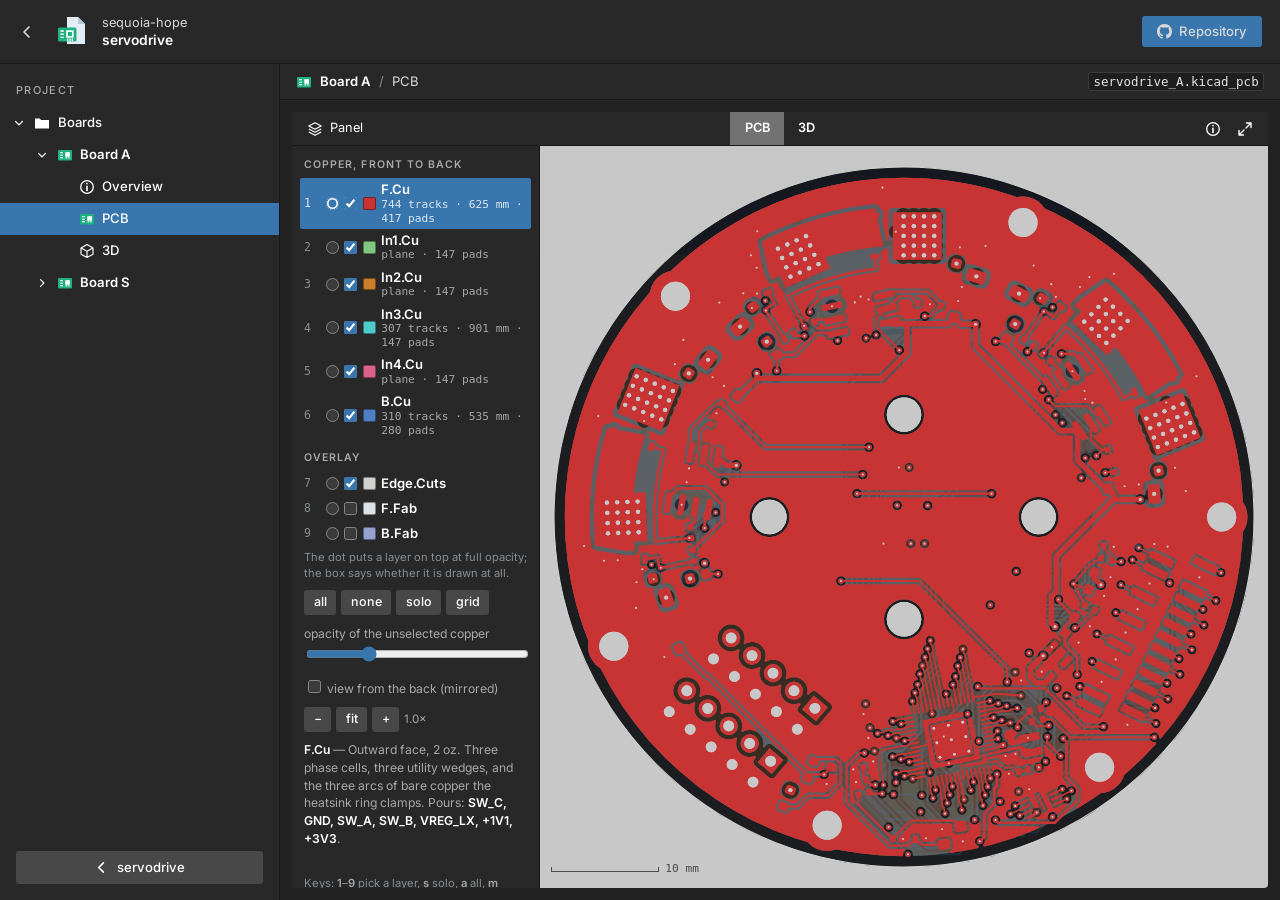
<file: viewer/a.html>
<!doctype html>
<html lang="en">
<head>
<meta charset="utf-8">
<meta name="viewport" content="width=device-width, initial-scale=1, viewport-fit=cover">
<title>servodrive &mdash; Board A</title>
<link rel="stylesheet" href="assets/viewer.css">
<link rel="stylesheet" href="assets/pcbview.css">
<script src="assets/app.js" defer></script>
<script src="assets/parts.js" defer></script>
<script src="assets/gesture.js" defer></script>
<script src="assets/viewer.js" defer></script>
<script src="assets/copper.js" defer></script>
<script src="assets/sch.js" defer></script>
<script type="importmap">{"imports": {"three": "./assets/vendor/three.module.js"}}</script>
<script type="module" src="assets/board3d.js"></script>
</head>
<body>
<header class="a3-top">
  <button class="a3-menu" aria-label="project tree"><svg viewBox="0 0 16 16" aria-hidden="true"><path d="M2 4h12M2 8h12M2 12h12" fill="none" stroke="currentColor" stroke-width="1.5" stroke-linecap="round"/></svg></button>
  <a class="a3-back" href="../index.html" title="servodrive" aria-label="servodrive"><svg viewBox="0 0 16 16" aria-hidden="true"><path d="M10 3 5 8l5 5" fill="none" stroke="currentColor" stroke-width="1.7" stroke-linecap="round" stroke-linejoin="round"/></svg></a>
  <a class="a3-proj" href="index.html"><svg viewBox="0 0 34 34" aria-hidden="true"><path d="M12 2h11l7 7v20H12z" fill="#e3edf6"/><path d="M23 2v7h7" fill="#b7c8d6"/><rect x="3" y="12.5" width="18.5" height="14" rx="1.5" fill="#1fb182"/><rect x="11.2" y="15.3" width="7.4" height="7.4" fill="#fff"/><rect x="12.9" y="17" width="4" height="4" fill="#1fb182"/><path d="M5.4 16h3.4M5.4 19.2h3.4M5.4 22.4h3.4M12.6 23.6v3M15 23.6v3M17.4 23.6v3" stroke="#fff" stroke-width="1.4"/></svg><span><small>sequoia-hope</small><b>servodrive</b></span></a>
  <div class="a3-sp"></div>
  <a class="a3-btn primary" href="https://github.com/sequoia-hope/servodrive"><svg viewBox="0 0 16 16" aria-hidden="true"><path fill="currentColor" d="M8 0C3.58 0 0 3.58 0 8c0 3.54 2.29 6.53 5.47 7.59.4.07.55-.17.55-.38 0-.19-.01-.82-.01-1.49-2.01.37-2.53-.49-2.69-.94-.09-.23-.48-.94-.82-1.13-.28-.15-.68-.52-.01-.53.63-.01 1.08.58 1.23.82.72 1.21 1.87.87 2.33.66.07-.52.28-.87.51-1.07-1.78-.2-3.64-.89-3.64-3.95 0-.87.31-1.59.82-2.15-.08-.2-.36-1.02.08-2.12 0 0 .67-.21 2.2.82.64-.18 1.32-.27 2-.27.68 0 1.36.09 2 .27 1.53-1.04 2.2-.82 2.2-.82.44 1.1.16 1.92.08 2.12.51.56.82 1.27.82 2.15 0 3.07-1.87 3.75-3.65 3.95.29.25.54.73.54 1.48 0 1.07-.01 1.93-.01 2.2 0 .21.15.46.55.38A8.01 8.01 0 0 0 16 8c0-4.42-3.58-8-8-8z"/></svg><span>Repository</span></a>
</header>
<nav class="a3-side" aria-label="project">
  <div class="a3-label">Project</div>
  <div class="a3-tree"><ul>
<li><div class="a3-row" style="--d:0" title="Boards"><button class="a3-tw" aria-expanded="true" tabindex="0" aria-label="expand or collapse"><svg viewBox="0 0 16 16" aria-hidden="true"><path d="M6 3.5 10.5 8 6 12.5" fill="none" stroke="currentColor" stroke-width="1.6" stroke-linecap="round" stroke-linejoin="round"/></svg></button><svg class="ic" viewBox="0 0 16 16" aria-hidden="true"><path d="M1 3.5h4.6l1.5 1.6H15v8.4H1z" fill="#fff"/></svg><span class="t">Boards</span></div><ul>
<li><div class="a3-row page" style="--d:1" title="Board A"><button class="a3-tw" aria-expanded="true" tabindex="0" aria-label="expand or collapse"><svg viewBox="0 0 16 16" aria-hidden="true"><path d="M6 3.5 10.5 8 6 12.5" fill="none" stroke="currentColor" stroke-width="1.6" stroke-linecap="round" stroke-linejoin="round"/></svg></button><svg class="ic" viewBox="0 0 16 16" aria-hidden="true"><rect x="1" y="3" width="14" height="10.5" rx=".8" fill="#1fb182"/><rect x="8.3" y="5.2" width="4.6" height="4.6" fill="#fff"/><path d="M3 5.8h3M3 8.2h3M3 10.6h3M9.2 11.8v-2M11.9 11.8v-2" stroke="#fff" stroke-width="1.1"/></svg><a class="t" href="a.html">Board A</a></div><ul>
<li><div data-view="overview" class="a3-row" style="--d:2" title="Overview"><button class="a3-tw leaf" aria-expanded="false" tabindex="-1" aria-label="expand or collapse"><svg viewBox="0 0 16 16" aria-hidden="true"><path d="M6 3.5 10.5 8 6 12.5" fill="none" stroke="currentColor" stroke-width="1.6" stroke-linecap="round" stroke-linejoin="round"/></svg></button><svg class="ic" viewBox="0 0 16 16" aria-hidden="true"><circle cx="8" cy="8" r="6.3" fill="none" stroke="currentColor" stroke-width="1.3"/><path d="M8 7.2v4.2M8 4.6v.1" stroke="currentColor" stroke-width="1.6" stroke-linecap="round"/></svg><a class="t" href="a.html#overview">Overview</a></div>
</li>
<li><div data-view="copper" class="a3-row" style="--d:2" title="PCB"><button class="a3-tw leaf" aria-expanded="false" tabindex="-1" aria-label="expand or collapse"><svg viewBox="0 0 16 16" aria-hidden="true"><path d="M6 3.5 10.5 8 6 12.5" fill="none" stroke="currentColor" stroke-width="1.6" stroke-linecap="round" stroke-linejoin="round"/></svg></button><svg class="ic" viewBox="0 0 16 16" aria-hidden="true"><rect x="1" y="3" width="14" height="10.5" rx=".8" fill="#1fb182"/><rect x="8.3" y="5.2" width="4.6" height="4.6" fill="#fff"/><path d="M3 5.8h3M3 8.2h3M3 10.6h3M9.2 11.8v-2M11.9 11.8v-2" stroke="#fff" stroke-width="1.1"/></svg><a class="t" href="a.html#copper">PCB</a></div>
</li>
<li><div data-view="board3d" class="a3-row" style="--d:2" title="3D"><button class="a3-tw leaf" aria-expanded="false" tabindex="-1" aria-label="expand or collapse"><svg viewBox="0 0 16 16" aria-hidden="true"><path d="M6 3.5 10.5 8 6 12.5" fill="none" stroke="currentColor" stroke-width="1.6" stroke-linecap="round" stroke-linejoin="round"/></svg></button><svg class="ic" viewBox="0 0 16 16" aria-hidden="true"><path d="M8 1.6 14 5v6.2l-6 3.3-6-3.3V5zM2 5l6 3.3L14 5M8 8.3v6.2" fill="none" stroke="currentColor" stroke-width="1.15" stroke-linejoin="round"/></svg><a class="t" href="a.html#board3d">3D</a></div>
</li>
</ul></li>
<li><div class="a3-row page" style="--d:1" title="Board S"><button class="a3-tw" aria-expanded="false" tabindex="0" aria-label="expand or collapse"><svg viewBox="0 0 16 16" aria-hidden="true"><path d="M6 3.5 10.5 8 6 12.5" fill="none" stroke="currentColor" stroke-width="1.6" stroke-linecap="round" stroke-linejoin="round"/></svg></button><svg class="ic" viewBox="0 0 16 16" aria-hidden="true"><rect x="1" y="3" width="14" height="10.5" rx=".8" fill="#1fb182"/><rect x="8.3" y="5.2" width="4.6" height="4.6" fill="#fff"/><path d="M3 5.8h3M3 8.2h3M3 10.6h3M9.2 11.8v-2M11.9 11.8v-2" stroke="#fff" stroke-width="1.1"/></svg><a class="t" href="s.html">Board S</a></div><ul hidden>
<li><div class="a3-row" style="--d:2" title="Overview"><button class="a3-tw leaf" aria-expanded="false" tabindex="-1" aria-label="expand or collapse"><svg viewBox="0 0 16 16" aria-hidden="true"><path d="M6 3.5 10.5 8 6 12.5" fill="none" stroke="currentColor" stroke-width="1.6" stroke-linecap="round" stroke-linejoin="round"/></svg></button><svg class="ic" viewBox="0 0 16 16" aria-hidden="true"><circle cx="8" cy="8" r="6.3" fill="none" stroke="currentColor" stroke-width="1.3"/><path d="M8 7.2v4.2M8 4.6v.1" stroke="currentColor" stroke-width="1.6" stroke-linecap="round"/></svg><a class="t" href="s.html#overview">Overview</a></div>
</li>
<li><div class="a3-row" style="--d:2" title="Schematic"><button class="a3-tw leaf" aria-expanded="false" tabindex="-1" aria-label="expand or collapse"><svg viewBox="0 0 16 16" aria-hidden="true"><path d="M6 3.5 10.5 8 6 12.5" fill="none" stroke="currentColor" stroke-width="1.6" stroke-linecap="round" stroke-linejoin="round"/></svg></button><svg class="ic" viewBox="0 0 16 16" aria-hidden="true"><rect x="1" y="3" width="14" height="10.5" rx=".6" fill="#e5c987"/><path d="M9.5 9.8H15M9.5 9.8v3.7M12 9.8v3.7" stroke="#9a8450" stroke-width=".8"/></svg><a class="t" href="s.html#schematic">Schematic</a></div>
</li>
<li><div class="a3-row" style="--d:2" title="PCB"><button class="a3-tw leaf" aria-expanded="false" tabindex="-1" aria-label="expand or collapse"><svg viewBox="0 0 16 16" aria-hidden="true"><path d="M6 3.5 10.5 8 6 12.5" fill="none" stroke="currentColor" stroke-width="1.6" stroke-linecap="round" stroke-linejoin="round"/></svg></button><svg class="ic" viewBox="0 0 16 16" aria-hidden="true"><rect x="1" y="3" width="14" height="10.5" rx=".8" fill="#1fb182"/><rect x="8.3" y="5.2" width="4.6" height="4.6" fill="#fff"/><path d="M3 5.8h3M3 8.2h3M3 10.6h3M9.2 11.8v-2M11.9 11.8v-2" stroke="#fff" stroke-width="1.1"/></svg><a class="t" href="s.html#copper">PCB</a></div>
</li>
<li><div class="a3-row" style="--d:2" title="3D"><button class="a3-tw leaf" aria-expanded="false" tabindex="-1" aria-label="expand or collapse"><svg viewBox="0 0 16 16" aria-hidden="true"><path d="M6 3.5 10.5 8 6 12.5" fill="none" stroke="currentColor" stroke-width="1.6" stroke-linecap="round" stroke-linejoin="round"/></svg></button><svg class="ic" viewBox="0 0 16 16" aria-hidden="true"><path d="M8 1.6 14 5v6.2l-6 3.3-6-3.3V5zM2 5l6 3.3L14 5M8 8.3v6.2" fill="none" stroke="currentColor" stroke-width="1.15" stroke-linejoin="round"/></svg><a class="t" href="s.html#board3d">3D</a></div>
</li>
</ul></li>
</ul></li></ul></div>
  <div class="a3-foot"><a class="a3-btn" href="../index.html"><svg viewBox="0 0 16 16" aria-hidden="true"><path d="M10 3 5 8l5 5" fill="none" stroke="currentColor" stroke-width="1.7" stroke-linecap="round" stroke-linejoin="round"/></svg><span>servodrive</span></a></div>
</nav>
<div class="a3-bar">
  <span class="a3-crumb"><svg viewBox="0 0 16 16" aria-hidden="true"><rect x="1" y="3" width="14" height="10.5" rx=".8" fill="#1fb182"/><rect x="8.3" y="5.2" width="4.6" height="4.6" fill="#fff"/><path d="M3 5.8h3M3 8.2h3M3 10.6h3M9.2 11.8v-2M11.9 11.8v-2" stroke="#fff" stroke-width="1.1"/></svg><b>Board A</b><span class="sep">/</span><span id="pv-view">PCB</span></span>
  <span class="a3-sp"></span>
  <span class="a3-page"><code>servodrive_A.kicad_pcb</code></span>
</div>
<main class="pv-main">
<section class="vw" aria-label="Board A: schematic, PCB and 3D">
  <div class="vw-bar">
    <div class="vw-left"><button data-vw="layers" aria-pressed="true"
      title="show or hide the side panel"><svg viewBox="0 0 16 16" aria-hidden="true"><path d="M8 1.8 14.2 5 8 8.2 1.8 5z" fill="none" stroke="currentColor" stroke-width="1.2" stroke-linejoin="round"/><path d="M1.8 8 8 11.2 14.2 8M1.8 11 8 14.2 14.2 11" fill="none" stroke="currentColor" stroke-width="1.2" stroke-linejoin="round"/></svg><span>Panel</span></button></div>
    <div class="vw-tabs" role="tablist" aria-label="view"><button role="tab" data-tab="copper" aria-controls="copper" aria-selected="true">PCB</button><button role="tab" data-tab="board3d" aria-controls="board3d" aria-selected="false">3D</button></div>
    <div class="vw-tools">
      <button data-vw="info" title="about this board" aria-label="about this board"><svg viewBox="0 0 16 16" aria-hidden="true"><circle cx="8" cy="8" r="6.3" fill="none" stroke="currentColor" stroke-width="1.3"/><path d="M8 7.2v4.2M8 4.6v.1" stroke="currentColor" stroke-width="1.6" stroke-linecap="round"/></svg></button>
      <button data-vw="full" title="full screen" aria-label="full screen"><svg viewBox="0 0 16 16" aria-hidden="true"><path d="M9.5 2h4.5v4.5M14 2 9 7M6.5 14H2V9.5M2 14l5-5" fill="none" stroke="currentColor" stroke-width="1.4" stroke-linecap="round" stroke-linejoin="round"/></svg></button>
    </div>
  </div>
  
  
  <div class="vw-panel" id="copper" data-dir="a/layers/" data-parts="a/3d/parts.json" role="tabpanel">
    <div class="cu">
      <div class="cu-panel">
        <div id="cu-layers"></div>
        <p class="cu-hint" style="margin-top:.3rem">The dot puts a layer on top at full
        opacity; the box says whether it is drawn at all.</p>
        <div class="cu-row">
          <button data-act="all" title="show every layer">all</button>
          <button data-act="none" title="show only the selected layer">none</button>
          <button data-act="solo" title="the selected layer and the outline only">solo</button>
          <button data-act="grid" title="the copper layers side by side">grid</button>
        </div>
        <label class="cu-ctl">opacity of the unselected copper
          <input type="range" id="cu-dim" min="0" max="60" value="16"></label>
        <label class="cu-ctl"><input type="checkbox" id="cu-mirror">
          view from the back (mirrored)</label>
        <div class="cu-row">
          <button data-act="out" title="zoom out">&minus;</button>
          <button data-act="fit" title="fit the board">fit</button>
          <button data-act="in" title="zoom in">+</button>
          <span class="sub" id="cu-zoom">1.0&times;</span>
        </div>
        <p class="cu-note" id="cu-note"></p>
        <p class="cu-read" id="cu-read"></p>
        <p class="cu-hint">Keys: <b>1</b>&ndash;<b>9</b> pick a layer, <b>s</b> solo,
        <b>a</b> all, <b>m</b> mirror, <b>0</b> fit. Click a part for its pane;
        coordinates are pcbnew&rsquo;s, in millimetres.</p>
        <p class="cu-hint" id="cu-stats"></p>
      </div>
      <div class="cu-canvas">
        <div class="cu-plate" id="cu-plate">
          <div class="cu-pan" id="cu-pan"><div class="cu-flip" id="cu-flip"></div></div>
          <div class="cu-scale"><i id="cu-bar"></i><span id="cu-barlab"></span></div>
          <div class="cu-back" id="cu-back"></div>
          <p class="b3-msg" id="cu-fallback" hidden></p>
        </div>
        <div class="cu-grid" id="cu-gridbox" hidden></div>
      </div>
      <aside class="b3-info pv-pane" id="cu-info" aria-label="the selected part" hidden>
        <div class="b3-ih"><b class="pv-iref"></b><button class="b3-x" title="close"
          aria-label="close the part pane">&times;</button></div>
        <div class="b3-ib pv-ib"></div>
      </aside>
    </div>
  </div>
  
  <div class="vw-panel" id="board3d" data-dir="a/3d/" role="tabpanel" hidden>
    <div class="b3">
      <div class="b3-bar">
        <div class="cu-row" role="group" aria-label="view">
          <button data-view="front" title="the front face, as pcbnew draws it">front</button>
          <button data-view="back" title="the back face, turned over left to right">back</button>
          <button data-view="tilt" title="from the front, tilted towards you">tilted</button>
          <button data-view="edge" title="edge on: how tall each face stands">edge</button>
        </div>
        <div class="b3-layers" id="b3-layers"></div>
        <label class="b3-find">find <input id="b3-find" list="b3-refs" placeholder="U1"
          disabled spellcheck="false" autocomplete="off" title="a reference, e.g. U1"></label>
        <datalist id="b3-refs"></datalist>
      </div>
      <div class="b3-body">
        <div class="b3-stage" id="b3-stage">
          <p class="b3-msg" id="b3-msg">The model loads when this tab is open.</p>
          <div class="b3-tag" id="b3-tag" hidden></div>
        </div>
        <aside class="b3-info pv-pane" id="b3-info" aria-label="the selected part" hidden>
          <div class="b3-ih"><b class="pv-iref"></b><button class="b3-x" title="close"
            aria-label="close the part pane">&times;</button></div>
          <div class="b3-ib pv-ib"></div>
        </aside>
      </div>
      <p class="b3-facts" id="b3-facts"></p>
    </div>
  </div>
  
  <div class="vw-panel pv-over" id="overview" role="tabpanel" hidden>
    <div class="pv-card">
      <h1>Board A</h1>
      <p class="pv-lede">The power board of the two-board servodrive: three phase cells, the RP2350A and the MT6701 encoder on a Ø65 mm six-layer board that bolts to the back of the motor.</p>
      <dl class="pv-facts"><dt>Source</dt><dd><code>hardware/motor_board/servodrive_A.kicad_pcb</code></dd><dt>Board</dt><dd>&Oslash;65 mm<small>6 copper layers, 1.6 mm thick</small></dd><dt>Parts</dt><dd>140 footprints<small>82 on the front, 58 on the back</small></dd><dt>Copper</dt><dd>87 nets, 1,361 track segments, 278 vias<small>2,062 mm of routed track</small></dd><dt>3D</dt><dd>120 of 140 parts drawn from a model<small>3 through an older KiCad&rsquo;s library variable (<code>${KICAD6_3DMODEL_DIR}</code> and so on), read as KiCad 9&rsquo;s library</small><small>L701 with a stand-in from the project file</small><small>20 name no model (H1&ndash;H4, H10&ndash;H15, J1&ndash;J3, TL1&ndash;TL3, TP1&ndash;TP4)</small></dd></dl>
      <p class="cu-hint">Built 2026-10-03 00:11 by pcbview from the KiCad files above:
      <code>python3 -m pcbview build pcbview.toml</code>. Nothing here is drawn by hand &mdash; the layer plots, the model and the
      sheets are KiCad&rsquo;s own exports.</p>
    </div>
  </div>
</section>
</main>
</body>
</html>
</file>
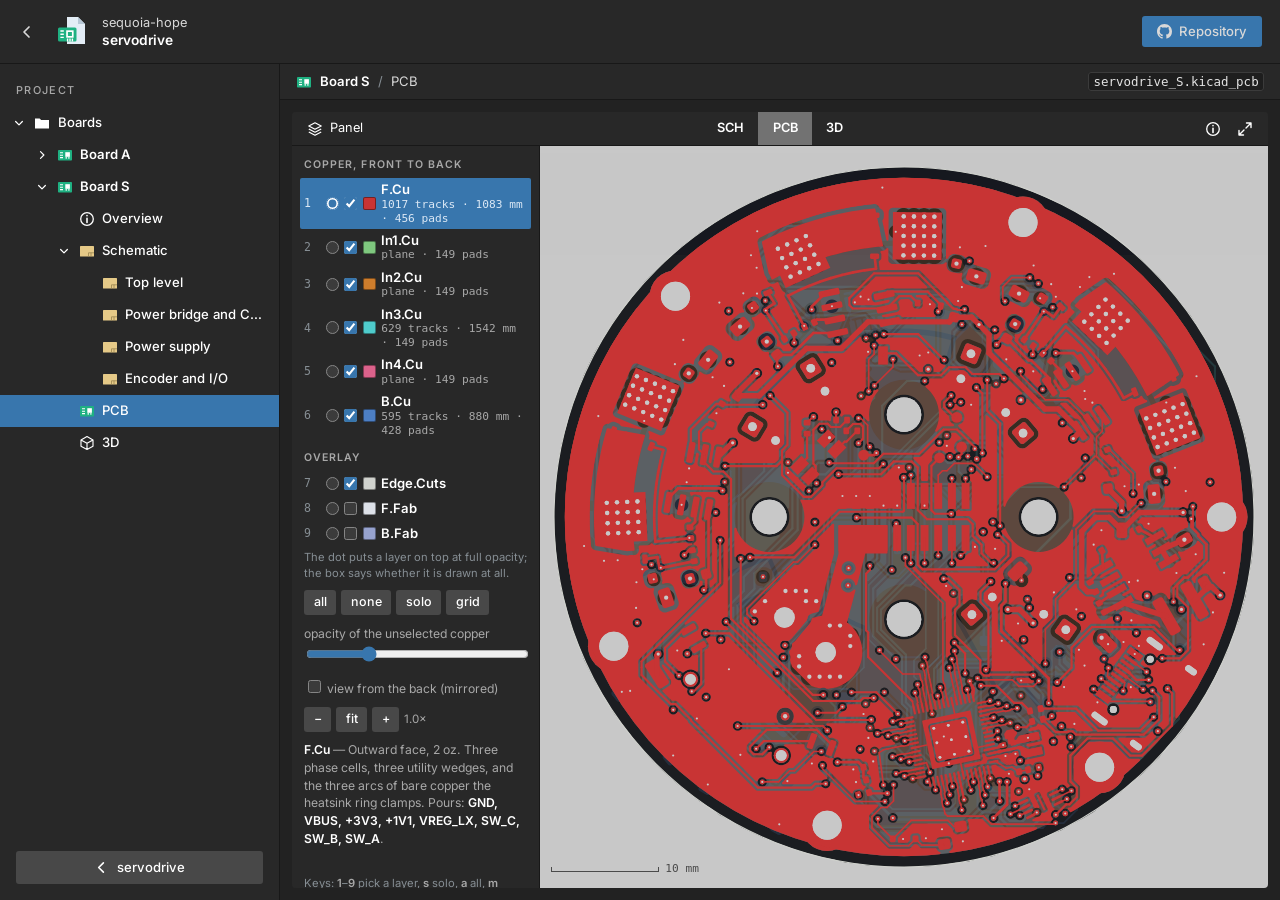
<file: viewer/s.html>
<!doctype html>
<html lang="en">
<head>
<meta charset="utf-8">
<meta name="viewport" content="width=device-width, initial-scale=1, viewport-fit=cover">
<title>servodrive &mdash; Board S</title>
<link rel="stylesheet" href="assets/viewer.css">
<link rel="stylesheet" href="assets/pcbview.css">
<script src="assets/app.js" defer></script>
<script src="assets/parts.js" defer></script>
<script src="assets/gesture.js" defer></script>
<script src="assets/viewer.js" defer></script>
<script src="assets/copper.js" defer></script>
<script src="assets/sch.js" defer></script>
<script type="importmap">{"imports": {"three": "./assets/vendor/three.module.js"}}</script>
<script type="module" src="assets/board3d.js"></script>
</head>
<body>
<header class="a3-top">
  <button class="a3-menu" aria-label="project tree"><svg viewBox="0 0 16 16" aria-hidden="true"><path d="M2 4h12M2 8h12M2 12h12" fill="none" stroke="currentColor" stroke-width="1.5" stroke-linecap="round"/></svg></button>
  <a class="a3-back" href="../index.html" title="servodrive" aria-label="servodrive"><svg viewBox="0 0 16 16" aria-hidden="true"><path d="M10 3 5 8l5 5" fill="none" stroke="currentColor" stroke-width="1.7" stroke-linecap="round" stroke-linejoin="round"/></svg></a>
  <a class="a3-proj" href="index.html"><svg viewBox="0 0 34 34" aria-hidden="true"><path d="M12 2h11l7 7v20H12z" fill="#e3edf6"/><path d="M23 2v7h7" fill="#b7c8d6"/><rect x="3" y="12.5" width="18.5" height="14" rx="1.5" fill="#1fb182"/><rect x="11.2" y="15.3" width="7.4" height="7.4" fill="#fff"/><rect x="12.9" y="17" width="4" height="4" fill="#1fb182"/><path d="M5.4 16h3.4M5.4 19.2h3.4M5.4 22.4h3.4M12.6 23.6v3M15 23.6v3M17.4 23.6v3" stroke="#fff" stroke-width="1.4"/></svg><span><small>sequoia-hope</small><b>servodrive</b></span></a>
  <div class="a3-sp"></div>
  <a class="a3-btn primary" href="https://github.com/sequoia-hope/servodrive"><svg viewBox="0 0 16 16" aria-hidden="true"><path fill="currentColor" d="M8 0C3.58 0 0 3.58 0 8c0 3.54 2.29 6.53 5.47 7.59.4.07.55-.17.55-.38 0-.19-.01-.82-.01-1.49-2.01.37-2.53-.49-2.69-.94-.09-.23-.48-.94-.82-1.13-.28-.15-.68-.52-.01-.53.63-.01 1.08.58 1.23.82.72 1.21 1.87.87 2.33.66.07-.52.28-.87.51-1.07-1.78-.2-3.64-.89-3.64-3.95 0-.87.31-1.59.82-2.15-.08-.2-.36-1.02.08-2.12 0 0 .67-.21 2.2.82.64-.18 1.32-.27 2-.27.68 0 1.36.09 2 .27 1.53-1.04 2.2-.82 2.2-.82.44 1.1.16 1.92.08 2.12.51.56.82 1.27.82 2.15 0 3.07-1.87 3.75-3.65 3.95.29.25.54.73.54 1.48 0 1.07-.01 1.93-.01 2.2 0 .21.15.46.55.38A8.01 8.01 0 0 0 16 8c0-4.42-3.58-8-8-8z"/></svg><span>Repository</span></a>
</header>
<nav class="a3-side" aria-label="project">
  <div class="a3-label">Project</div>
  <div class="a3-tree"><ul>
<li><div class="a3-row" style="--d:0" title="Boards"><button class="a3-tw" aria-expanded="true" tabindex="0" aria-label="expand or collapse"><svg viewBox="0 0 16 16" aria-hidden="true"><path d="M6 3.5 10.5 8 6 12.5" fill="none" stroke="currentColor" stroke-width="1.6" stroke-linecap="round" stroke-linejoin="round"/></svg></button><svg class="ic" viewBox="0 0 16 16" aria-hidden="true"><path d="M1 3.5h4.6l1.5 1.6H15v8.4H1z" fill="#fff"/></svg><span class="t">Boards</span></div><ul>
<li><div class="a3-row page" style="--d:1" title="Board A"><button class="a3-tw" aria-expanded="false" tabindex="0" aria-label="expand or collapse"><svg viewBox="0 0 16 16" aria-hidden="true"><path d="M6 3.5 10.5 8 6 12.5" fill="none" stroke="currentColor" stroke-width="1.6" stroke-linecap="round" stroke-linejoin="round"/></svg></button><svg class="ic" viewBox="0 0 16 16" aria-hidden="true"><rect x="1" y="3" width="14" height="10.5" rx=".8" fill="#1fb182"/><rect x="8.3" y="5.2" width="4.6" height="4.6" fill="#fff"/><path d="M3 5.8h3M3 8.2h3M3 10.6h3M9.2 11.8v-2M11.9 11.8v-2" stroke="#fff" stroke-width="1.1"/></svg><a class="t" href="a.html">Board A</a></div><ul hidden>
<li><div class="a3-row" style="--d:2" title="Overview"><button class="a3-tw leaf" aria-expanded="false" tabindex="-1" aria-label="expand or collapse"><svg viewBox="0 0 16 16" aria-hidden="true"><path d="M6 3.5 10.5 8 6 12.5" fill="none" stroke="currentColor" stroke-width="1.6" stroke-linecap="round" stroke-linejoin="round"/></svg></button><svg class="ic" viewBox="0 0 16 16" aria-hidden="true"><circle cx="8" cy="8" r="6.3" fill="none" stroke="currentColor" stroke-width="1.3"/><path d="M8 7.2v4.2M8 4.6v.1" stroke="currentColor" stroke-width="1.6" stroke-linecap="round"/></svg><a class="t" href="a.html#overview">Overview</a></div>
</li>
<li><div class="a3-row" style="--d:2" title="PCB"><button class="a3-tw leaf" aria-expanded="false" tabindex="-1" aria-label="expand or collapse"><svg viewBox="0 0 16 16" aria-hidden="true"><path d="M6 3.5 10.5 8 6 12.5" fill="none" stroke="currentColor" stroke-width="1.6" stroke-linecap="round" stroke-linejoin="round"/></svg></button><svg class="ic" viewBox="0 0 16 16" aria-hidden="true"><rect x="1" y="3" width="14" height="10.5" rx=".8" fill="#1fb182"/><rect x="8.3" y="5.2" width="4.6" height="4.6" fill="#fff"/><path d="M3 5.8h3M3 8.2h3M3 10.6h3M9.2 11.8v-2M11.9 11.8v-2" stroke="#fff" stroke-width="1.1"/></svg><a class="t" href="a.html#copper">PCB</a></div>
</li>
<li><div class="a3-row" style="--d:2" title="3D"><button class="a3-tw leaf" aria-expanded="false" tabindex="-1" aria-label="expand or collapse"><svg viewBox="0 0 16 16" aria-hidden="true"><path d="M6 3.5 10.5 8 6 12.5" fill="none" stroke="currentColor" stroke-width="1.6" stroke-linecap="round" stroke-linejoin="round"/></svg></button><svg class="ic" viewBox="0 0 16 16" aria-hidden="true"><path d="M8 1.6 14 5v6.2l-6 3.3-6-3.3V5zM2 5l6 3.3L14 5M8 8.3v6.2" fill="none" stroke="currentColor" stroke-width="1.15" stroke-linejoin="round"/></svg><a class="t" href="a.html#board3d">3D</a></div>
</li>
</ul></li>
<li><div class="a3-row page" style="--d:1" title="Board S"><button class="a3-tw" aria-expanded="true" tabindex="0" aria-label="expand or collapse"><svg viewBox="0 0 16 16" aria-hidden="true"><path d="M6 3.5 10.5 8 6 12.5" fill="none" stroke="currentColor" stroke-width="1.6" stroke-linecap="round" stroke-linejoin="round"/></svg></button><svg class="ic" viewBox="0 0 16 16" aria-hidden="true"><rect x="1" y="3" width="14" height="10.5" rx=".8" fill="#1fb182"/><rect x="8.3" y="5.2" width="4.6" height="4.6" fill="#fff"/><path d="M3 5.8h3M3 8.2h3M3 10.6h3M9.2 11.8v-2M11.9 11.8v-2" stroke="#fff" stroke-width="1.1"/></svg><a class="t" href="s.html">Board S</a></div><ul>
<li><div data-view="overview" class="a3-row" style="--d:2" title="Overview"><button class="a3-tw leaf" aria-expanded="false" tabindex="-1" aria-label="expand or collapse"><svg viewBox="0 0 16 16" aria-hidden="true"><path d="M6 3.5 10.5 8 6 12.5" fill="none" stroke="currentColor" stroke-width="1.6" stroke-linecap="round" stroke-linejoin="round"/></svg></button><svg class="ic" viewBox="0 0 16 16" aria-hidden="true"><circle cx="8" cy="8" r="6.3" fill="none" stroke="currentColor" stroke-width="1.3"/><path d="M8 7.2v4.2M8 4.6v.1" stroke="currentColor" stroke-width="1.6" stroke-linecap="round"/></svg><a class="t" href="s.html#overview">Overview</a></div>
</li>
<li><div data-view="schematic" class="a3-row" style="--d:2" title="Schematic"><button class="a3-tw" aria-expanded="true" tabindex="0" aria-label="expand or collapse"><svg viewBox="0 0 16 16" aria-hidden="true"><path d="M6 3.5 10.5 8 6 12.5" fill="none" stroke="currentColor" stroke-width="1.6" stroke-linecap="round" stroke-linejoin="round"/></svg></button><svg class="ic" viewBox="0 0 16 16" aria-hidden="true"><rect x="1" y="3" width="14" height="10.5" rx=".6" fill="#e5c987"/><path d="M9.5 9.8H15M9.5 9.8v3.7M12 9.8v3.7" stroke="#9a8450" stroke-width=".8"/></svg><a class="t" href="s.html#schematic">Schematic</a></div>
<ul>
<li><div data-sheet="root" class="a3-row" style="--d:3" title="Top level"><button class="a3-tw leaf" aria-expanded="false" tabindex="-1" aria-label="expand or collapse"><svg viewBox="0 0 16 16" aria-hidden="true"><path d="M6 3.5 10.5 8 6 12.5" fill="none" stroke="currentColor" stroke-width="1.6" stroke-linecap="round" stroke-linejoin="round"/></svg></button><svg class="ic" viewBox="0 0 16 16" aria-hidden="true"><rect x="1" y="3" width="14" height="10.5" rx=".6" fill="#e5c987"/><path d="M9.5 9.8H15M9.5 9.8v3.7M12 9.8v3.7" stroke="#9a8450" stroke-width=".8"/></svg><a class="t" href="s.html#sch-root">Top level</a></div></li>
<li><div data-sheet="01_bridge_cpu" class="a3-row" style="--d:3" title="Power bridge and CPU"><button class="a3-tw leaf" aria-expanded="false" tabindex="-1" aria-label="expand or collapse"><svg viewBox="0 0 16 16" aria-hidden="true"><path d="M6 3.5 10.5 8 6 12.5" fill="none" stroke="currentColor" stroke-width="1.6" stroke-linecap="round" stroke-linejoin="round"/></svg></button><svg class="ic" viewBox="0 0 16 16" aria-hidden="true"><rect x="1" y="3" width="14" height="10.5" rx=".6" fill="#e5c987"/><path d="M9.5 9.8H15M9.5 9.8v3.7M12 9.8v3.7" stroke="#9a8450" stroke-width=".8"/></svg><a class="t" href="s.html#sch-01_bridge_cpu">Power bridge and CPU</a></div></li>
<li><div data-sheet="02_power" class="a3-row" style="--d:3" title="Power supply"><button class="a3-tw leaf" aria-expanded="false" tabindex="-1" aria-label="expand or collapse"><svg viewBox="0 0 16 16" aria-hidden="true"><path d="M6 3.5 10.5 8 6 12.5" fill="none" stroke="currentColor" stroke-width="1.6" stroke-linecap="round" stroke-linejoin="round"/></svg></button><svg class="ic" viewBox="0 0 16 16" aria-hidden="true"><rect x="1" y="3" width="14" height="10.5" rx=".6" fill="#e5c987"/><path d="M9.5 9.8H15M9.5 9.8v3.7M12 9.8v3.7" stroke="#9a8450" stroke-width=".8"/></svg><a class="t" href="s.html#sch-02_power">Power supply</a></div></li>
<li><div data-sheet="03_encoder_io" class="a3-row" style="--d:3" title="Encoder and I/O"><button class="a3-tw leaf" aria-expanded="false" tabindex="-1" aria-label="expand or collapse"><svg viewBox="0 0 16 16" aria-hidden="true"><path d="M6 3.5 10.5 8 6 12.5" fill="none" stroke="currentColor" stroke-width="1.6" stroke-linecap="round" stroke-linejoin="round"/></svg></button><svg class="ic" viewBox="0 0 16 16" aria-hidden="true"><rect x="1" y="3" width="14" height="10.5" rx=".6" fill="#e5c987"/><path d="M9.5 9.8H15M9.5 9.8v3.7M12 9.8v3.7" stroke="#9a8450" stroke-width=".8"/></svg><a class="t" href="s.html#sch-03_encoder_io">Encoder and I/O</a></div></li>
</ul>
</li>
<li><div data-view="copper" class="a3-row" style="--d:2" title="PCB"><button class="a3-tw leaf" aria-expanded="false" tabindex="-1" aria-label="expand or collapse"><svg viewBox="0 0 16 16" aria-hidden="true"><path d="M6 3.5 10.5 8 6 12.5" fill="none" stroke="currentColor" stroke-width="1.6" stroke-linecap="round" stroke-linejoin="round"/></svg></button><svg class="ic" viewBox="0 0 16 16" aria-hidden="true"><rect x="1" y="3" width="14" height="10.5" rx=".8" fill="#1fb182"/><rect x="8.3" y="5.2" width="4.6" height="4.6" fill="#fff"/><path d="M3 5.8h3M3 8.2h3M3 10.6h3M9.2 11.8v-2M11.9 11.8v-2" stroke="#fff" stroke-width="1.1"/></svg><a class="t" href="s.html#copper">PCB</a></div>
</li>
<li><div data-view="board3d" class="a3-row" style="--d:2" title="3D"><button class="a3-tw leaf" aria-expanded="false" tabindex="-1" aria-label="expand or collapse"><svg viewBox="0 0 16 16" aria-hidden="true"><path d="M6 3.5 10.5 8 6 12.5" fill="none" stroke="currentColor" stroke-width="1.6" stroke-linecap="round" stroke-linejoin="round"/></svg></button><svg class="ic" viewBox="0 0 16 16" aria-hidden="true"><path d="M8 1.6 14 5v6.2l-6 3.3-6-3.3V5zM2 5l6 3.3L14 5M8 8.3v6.2" fill="none" stroke="currentColor" stroke-width="1.15" stroke-linejoin="round"/></svg><a class="t" href="s.html#board3d">3D</a></div>
</li>
</ul></li>
</ul></li></ul></div>
  <div class="a3-foot"><a class="a3-btn" href="../index.html"><svg viewBox="0 0 16 16" aria-hidden="true"><path d="M10 3 5 8l5 5" fill="none" stroke="currentColor" stroke-width="1.7" stroke-linecap="round" stroke-linejoin="round"/></svg><span>servodrive</span></a></div>
</nav>
<div class="a3-bar">
  <span class="a3-crumb"><svg viewBox="0 0 16 16" aria-hidden="true"><rect x="1" y="3" width="14" height="10.5" rx=".8" fill="#1fb182"/><rect x="8.3" y="5.2" width="4.6" height="4.6" fill="#fff"/><path d="M3 5.8h3M3 8.2h3M3 10.6h3M9.2 11.8v-2M11.9 11.8v-2" stroke="#fff" stroke-width="1.1"/></svg><b>Board S</b><span class="sep">/</span><span id="pv-view">PCB</span></span>
  <span class="a3-sp"></span>
  <span class="a3-page"><code>servodrive_S.kicad_pcb</code></span>
</div>
<main class="pv-main">
<section class="vw" aria-label="Board S: schematic, PCB and 3D">
  <div class="vw-bar">
    <div class="vw-left"><button data-vw="layers" aria-pressed="true"
      title="show or hide the side panel"><svg viewBox="0 0 16 16" aria-hidden="true"><path d="M8 1.8 14.2 5 8 8.2 1.8 5z" fill="none" stroke="currentColor" stroke-width="1.2" stroke-linejoin="round"/><path d="M1.8 8 8 11.2 14.2 8M1.8 11 8 14.2 14.2 11" fill="none" stroke="currentColor" stroke-width="1.2" stroke-linejoin="round"/></svg><span>Panel</span></button></div>
    <div class="vw-tabs" role="tablist" aria-label="view"><button role="tab" data-tab="schematic" aria-controls="schematic" aria-selected="false">SCH</button><button role="tab" data-tab="copper" aria-controls="copper" aria-selected="true">PCB</button><button role="tab" data-tab="board3d" aria-controls="board3d" aria-selected="false">3D</button></div>
    <div class="vw-tools">
      <button data-vw="info" title="about this board" aria-label="about this board"><svg viewBox="0 0 16 16" aria-hidden="true"><circle cx="8" cy="8" r="6.3" fill="none" stroke="currentColor" stroke-width="1.3"/><path d="M8 7.2v4.2M8 4.6v.1" stroke="currentColor" stroke-width="1.6" stroke-linecap="round"/></svg></button>
      <button data-vw="full" title="full screen" aria-label="full screen"><svg viewBox="0 0 16 16" aria-hidden="true"><path d="M9.5 2h4.5v4.5M14 2 9 7M6.5 14H2V9.5M2 14l5-5" fill="none" stroke="currentColor" stroke-width="1.4" stroke-linecap="round" stroke-linejoin="round"/></svg></button>
    </div>
  </div>
  
  <div class="vw-panel" id="schematic" data-dir="s/sch/" role="tabpanel" hidden>
    <div class="cu sch">
      <div class="cu-panel">
        <p class="cu-head">Sheets</p>
        <div id="sch-sheets"></div>
        <div class="cu-row">
          <button data-sch="out" title="zoom out">&minus;</button>
          <button data-sch="fit" title="the whole sheet">fit</button>
          <button data-sch="in" title="zoom in">+</button>
          <span class="sub" id="sch-zoom">1.0&times;</span>
        </div>
        <div class="cu-row"><a class="a3-btn" id="sch-pdf" download hidden><svg viewBox="0 0 16 16" aria-hidden="true"><path d="M8 1.8v8.4M4.4 6.8 8 10.4l3.6-3.6M2 12v2.2h12V12" fill="none" stroke="currentColor" stroke-width="1.5" stroke-linecap="round" stroke-linejoin="round"/></svg><span>PDF, every sheet</span></a></div>
        <p class="sub cu-note" id="sch-cap"></p>
        <p class="cu-hint">Keys: <b>1</b>&ndash;<b>4</b> pick a sheet, <b>+</b> and <b>&minus;</b> zoom, <b>0</b> fit.
        Drag to pan; scroll or double-click to zoom.</p>
      </div>
      <div class="cu-canvas">
        <div class="sch-plate" id="sch-plate">
          <div class="sch-pan" id="sch-pan"><img id="sch-img" alt="" draggable="false"></div>
          <p class="b3-msg" id="sch-msg" hidden></p>
        </div>
      </div>
    </div>
  </div>
  
  <div class="vw-panel" id="copper" data-dir="s/layers/" data-parts="s/3d/parts.json" role="tabpanel">
    <div class="cu">
      <div class="cu-panel">
        <div id="cu-layers"></div>
        <p class="cu-hint" style="margin-top:.3rem">The dot puts a layer on top at full
        opacity; the box says whether it is drawn at all.</p>
        <div class="cu-row">
          <button data-act="all" title="show every layer">all</button>
          <button data-act="none" title="show only the selected layer">none</button>
          <button data-act="solo" title="the selected layer and the outline only">solo</button>
          <button data-act="grid" title="the copper layers side by side">grid</button>
        </div>
        <label class="cu-ctl">opacity of the unselected copper
          <input type="range" id="cu-dim" min="0" max="60" value="16"></label>
        <label class="cu-ctl"><input type="checkbox" id="cu-mirror">
          view from the back (mirrored)</label>
        <div class="cu-row">
          <button data-act="out" title="zoom out">&minus;</button>
          <button data-act="fit" title="fit the board">fit</button>
          <button data-act="in" title="zoom in">+</button>
          <span class="sub" id="cu-zoom">1.0&times;</span>
        </div>
        <p class="cu-note" id="cu-note"></p>
        <p class="cu-read" id="cu-read"></p>
        <p class="cu-hint">Keys: <b>1</b>&ndash;<b>9</b> pick a layer, <b>s</b> solo,
        <b>a</b> all, <b>m</b> mirror, <b>0</b> fit. Click a part for its pane;
        coordinates are pcbnew&rsquo;s, in millimetres.</p>
        <p class="cu-hint" id="cu-stats"></p>
      </div>
      <div class="cu-canvas">
        <div class="cu-plate" id="cu-plate">
          <div class="cu-pan" id="cu-pan"><div class="cu-flip" id="cu-flip"></div></div>
          <div class="cu-scale"><i id="cu-bar"></i><span id="cu-barlab"></span></div>
          <div class="cu-back" id="cu-back"></div>
          <p class="b3-msg" id="cu-fallback" hidden></p>
        </div>
        <div class="cu-grid" id="cu-gridbox" hidden></div>
      </div>
      <aside class="b3-info pv-pane" id="cu-info" aria-label="the selected part" hidden>
        <div class="b3-ih"><b class="pv-iref"></b><button class="b3-x" title="close"
          aria-label="close the part pane">&times;</button></div>
        <div class="b3-ib pv-ib"></div>
      </aside>
    </div>
  </div>
  
  <div class="vw-panel" id="board3d" data-dir="s/3d/" role="tabpanel" hidden>
    <div class="b3">
      <div class="b3-bar">
        <div class="cu-row" role="group" aria-label="view">
          <button data-view="front" title="the front face, as pcbnew draws it">front</button>
          <button data-view="back" title="the back face, turned over left to right">back</button>
          <button data-view="tilt" title="from the front, tilted towards you">tilted</button>
          <button data-view="edge" title="edge on: how tall each face stands">edge</button>
        </div>
        <div class="b3-layers" id="b3-layers"></div>
        <label class="b3-find">find <input id="b3-find" list="b3-refs" placeholder="U1"
          disabled spellcheck="false" autocomplete="off" title="a reference, e.g. U1"></label>
        <datalist id="b3-refs"></datalist>
      </div>
      <div class="b3-body">
        <div class="b3-stage" id="b3-stage">
          <p class="b3-msg" id="b3-msg">The model loads when this tab is open.</p>
          <div class="b3-tag" id="b3-tag" hidden></div>
        </div>
        <aside class="b3-info pv-pane" id="b3-info" aria-label="the selected part" hidden>
          <div class="b3-ih"><b class="pv-iref"></b><button class="b3-x" title="close"
            aria-label="close the part pane">&times;</button></div>
          <div class="b3-ib pv-ib"></div>
        </aside>
      </div>
      <p class="b3-facts" id="b3-facts"></p>
    </div>
  </div>
  
  <div class="vw-panel pv-over" id="overview" role="tabpanel" hidden>
    <div class="pv-card">
      <h1>Board S</h1>
      <p class="pv-lede">The one-board servodrive: board A with its board-to-board links replaced by the essentials of board B, on a Ø65 mm six-layer board that bolts to the back of the motor.</p>
      <dl class="pv-facts"><dt>Source</dt><dd><code>hardware/single_board/servodrive_S.kicad_pcb</code><br><code>hardware/single_board/servodrive_S.kicad_sch</code></dd><dt>Board</dt><dd>&Oslash;65 mm<small>6 copper layers, 1.6 mm thick</small></dd><dt>Parts</dt><dd>198 footprints<small>99 on the front, 99 on the back</small></dd><dt>Copper</dt><dd>111 nets, 2,241 track segments, 444 vias<small>3,506 mm of routed track</small></dd><dt>Schematic</dt><dd>4 sheets<small>A4, A2, A3, A3</small></dd><dt>3D</dt><dd>178 of 198 parts drawn from a model<small>3 through an older KiCad&rsquo;s library variable (<code>${KICAD6_3DMODEL_DIR}</code> and so on), read as KiCad 9&rsquo;s library</small><small>J4, J12, L701, L1001, L1002, U14, U15, U17, U18 with a stand-in from the project file</small><small>20 name no model (H1&ndash;H4, H10&ndash;H15, J1&ndash;J3, TL1&ndash;TL3, TP4&ndash;TP7)</small></dd></dl>
      <p class="cu-hint">Built 2026-10-16 00:30 by pcbview from the KiCad files above:
      <code>python3 -m pcbview build pcbview.toml</code>. Nothing here is drawn by hand &mdash; the layer plots, the model and the
      sheets are KiCad&rsquo;s own exports.</p>
    </div>
  </div>
</section>
</main>
</body>
</html>
</file>
<file: style.css>
/* servodrive — shared page style, after Altium 365.
   The palette is measured off Altium's own documentation screenshots of the
   A365 workspace (project, history, releases and viewer pages): #282828 for
   everything that is chrome, #222 under the content, #484848 for buttons,
   #3876ad for the selection, and the viewers' #c8c8c8 canvas. Dark only, as
   A365 is. shell.js adds the top bar, the project tree and the sheet bar; the
   pages read as plain dark documents without it. */

@font-face {
  font-family: "Inter"; font-style: normal; font-weight: 400 700; font-display: swap;
  src: url(vendor/fonts/inter-latin.woff2) format("woff2");
  unicode-range: U+0000-00FF, U+0131, U+0152-0153, U+02BB-02BC, U+02C6, U+02DA, U+02DC,
    U+0304, U+0308, U+0329, U+2000-206F, U+20AC, U+2122, U+2191, U+2193, U+2212, U+2215,
    U+FEFF, U+FFFD;
}
@font-face {
  font-family: "Inter"; font-style: normal; font-weight: 400 700; font-display: swap;
  src: url(vendor/fonts/inter-greek.woff2) format("woff2");
  unicode-range: U+0370-0377, U+037A-037F, U+0384-038A, U+038C, U+038E-03A1, U+03A3-03FF;
}

:root {
  color-scheme: dark;
  --well: #1e1e1e;      /* inputs, code, the deepest recess */
  --bg: #222222;        /* under the content */
  --chrome: #282828;    /* top bar, tree, bars, cards */
  --card: #282828;
  --raised: #333333;    /* a tile inside a card */
  --btn: #484848;       /* secondary buttons, chips, a hovered row */
  --btn-hi: #565656;
  --tab-on: #727272;    /* the selected viewer tab */
  --edge: #181818;      /* the seam between two panes */
  --line: #3b3b3b;      /* a rule inside a card */
  --head: #ffffff;
  --fg: #d8d8d8;
  --muted: #a8a8a8;
  --dim: #868e94;
  --accent: #3876ad;    /* selection, primary buttons */
  --accent-hi: #4285c1;
  --link: #7dc0ff;
  --timeline: #7acdf0;
  --up: #67c465; --warn: #ff9f0a; --bad: #e5534b; --down: #6e6e6e;
  --chip: #333333;
  --canvas: #c8c8c8;    /* the viewers' canvas */
  --sheet: #ffffff;     /* a drawing, the way A365 lays out a schematic sheet */
  --mono: ui-monospace, "SF Mono", SFMono-Regular, Menlo, Consolas, monospace;
  --top: 64px; --bar: 36px; --side: 300px;
  --shadow: none;
}
* { box-sizing: border-box; }
html { scroll-padding-top: 1rem; }
html.a365 { scroll-padding-top: calc(var(--top) + var(--bar) + 12px); }
body {
  margin: 0; background: var(--bg); color: var(--fg);
  font: 14px/1.6 Inter, "Segoe UI", Roboto, "Helvetica Neue", Arial, system-ui, sans-serif;
  font-feature-settings: "cv11", "ss01";
  padding: 0 0 3rem; -webkit-font-smoothing: antialiased;
}
main, footer { margin: 0; padding: 0 1.5rem; }        /* the full width of the content area */
strong, b { color: var(--head); font-weight: 600; }
em { color: var(--head); }

/* ---- the page header, laid out like A365's summary cards ---- */
header {
  background: var(--card); border-radius: 4px; margin: 1.25rem auto 0;
  width: calc(100% - 3rem); padding: 1.1rem 1.35rem 1.2rem;
}
.crumb { margin: 0 0 .7rem; font-size: .82rem; color: var(--muted); }
.title { display: flex; align-items: center; gap: .55rem; flex-wrap: wrap; }
h1 { font-size: 1.35rem; margin: 0 .35rem 0 0; color: var(--head); font-weight: 600; letter-spacing: -.01em; }
h2 { font-size: 1.02rem; margin: 0 0 .75rem; color: var(--head); font-weight: 600; }
h3 { font-size: .93rem; margin: 1.35rem 0 .4rem; color: var(--head); font-weight: 600; }
.card h3, section > h2 + h3 { margin-top: 0; }
.state {
  display: inline-flex; align-items: center; gap: .42rem; border-radius: 3px;
  padding: .12rem .55rem; font-size: .76rem; font-weight: 500; line-height: 1.5;
  background: var(--raised); border: 1px solid var(--btn); color: var(--head);
  white-space: nowrap;
}
.state .dot { width: 8px; height: 8px; border-radius: 50%; background: var(--down); flex: none; }
.state.active .dot { background: var(--up); }
.state.blocked .dot, .state.draft .dot { background: var(--warn); }
.lede { color: var(--fg); font-size: .95rem; margin: .7rem 0 0; }
.meta { color: var(--muted); font-size: .82rem; margin: .7rem 0 0; }
main { display: grid; grid-template-columns: minmax(0, 1fr); gap: .75rem; margin-top: .75rem; }
section, .card {
  background: var(--card); border-radius: 4px; padding: 1.05rem 1.35rem 1.15rem;
  min-width: 0; scroll-margin-top: 1rem;
}
.cols { display: grid; gap: .75rem; grid-template-columns: repeat(auto-fit, minmax(280px, 1fr)); }
.cols .card { background: var(--raised); padding: .9rem 1rem; }
p { margin: .6rem 0; }
section > p:first-of-type { margin-top: 0; }
ul, ol { margin: .4rem 0; padding-left: 1.15rem; }
li { margin: .25rem 0; }
li::marker { color: var(--dim); }
ul.checks { list-style: none; padding-left: 0; }
ul.checks li { position: relative; padding-left: 1.5rem; }
ul.checks li::before {
  content: ""; position: absolute; left: .2rem; top: .42em; width: 10px; height: 10px;
  border-radius: 50%; border: 1.5px solid var(--dim);
}
ul.checks li.done { color: var(--muted); }
ul.checks li.done::before { background: var(--up); border-color: var(--up); }
ol.q > li { margin: .8rem 0; }
.todo { color: var(--muted); font-style: italic; }
.sub { color: var(--muted); font-size: .88em; font-weight: 400; }
code, pre, var { font-family: var(--mono); }
var { font-style: italic; }
code {
  font-size: .86em; background: var(--well); border: 1px solid var(--line);
  border-radius: 3px; padding: .05em .35em; color: #e4e4e4;
}
pre {
  background: var(--well); border: 1px solid var(--edge); border-radius: 4px;
  padding: .8rem 1rem; overflow-x: auto; font-size: .8rem; line-height: 1.55; margin: .7rem 0;
}
pre code { background: none; border: 0; padding: 0; font-size: 1em; }
pre.tree { background: var(--well); }
a { color: var(--link); text-decoration: none; }
a:hover { text-decoration: underline; }
a code { color: var(--link); }
footer { margin-top: 1.5rem; color: var(--dim); font-size: .8rem; }
footer p { margin: .3rem 0; }
::selection { background: color-mix(in srgb, var(--accent) 70%, transparent); color: #fff; }

/* ---- figures: drawings sit on a sheet, as a schematic does in A365 ----
   The SVGs carry both palettes; asked for their light one here, they match
   the simulation's PNGs, which are white. */
figure { margin: 1rem 0; }
figure img, figure object {
  display: block; width: 100%; height: auto; margin: 0 auto; color-scheme: light;
  background: var(--sheet); border-radius: 3px; padding: .6rem;
}
figcaption { color: var(--muted); font-size: .84rem; margin-top: .6rem; }

/* ---- tables, like the BOM view ---- */
.tablewrap { width: 100%; overflow-x: auto; }
table {
  border-collapse: collapse; margin: .8rem 0 1rem; font-size: .86rem; width: 100%;
}
caption {
  text-align: left; color: var(--muted); font-size: .82rem;
  padding-bottom: .45rem; caption-side: top;
}
th, td {
  text-align: left; vertical-align: top; padding: .42rem .7rem;
  border-bottom: 1px solid var(--line);
}
th:first-child, td:first-child { padding-left: .6rem; }
thead th {
  background: var(--raised); color: var(--muted); font-weight: 600; font-size: .78rem;
  white-space: nowrap; border-bottom: 1px solid var(--edge);
}
tbody tr:hover > * { background: #2f2f2f; }
tbody th { font-weight: 600; white-space: nowrap; color: var(--head); }
table.num td:nth-child(n+2) { font-variant-numeric: tabular-nums; white-space: nowrap; }
tr.tot td { font-weight: 600; color: var(--head); border-top: 1px solid var(--dim); }
th.grp {
  padding-top: .9rem; color: var(--link); font-size: .72rem; background: none;
  text-transform: uppercase; letter-spacing: .08em; border-bottom: none;
}
table.pins td:first-child { font-family: var(--mono); white-space: nowrap; }
td.chg { font-weight: 600; color: var(--head); }
td.fix { color: var(--up); }
td.fix strong { color: inherit; }
td.keep { color: var(--muted); }

/* the hand-back table: four columns that would otherwise size themselves by
   the longest code span rather than by what is worth reading */
table.hb { table-layout: fixed; }
table.hb th:nth-child(1), table.hb td:nth-child(1) { width: 30%; }
table.hb th:nth-child(2), table.hb td:nth-child(2) { width: 25%; }
table.hb th:nth-child(3), table.hb td:nth-child(3) { width: 29%; }
table.hb th:nth-child(4), table.hb td:nth-child(4) { width: 16%; }
table.hb td { overflow-wrap: anywhere; }
table.hb td.chg { color: var(--warn); }

/* ---- call-outs: tinted like the history view's event cards ---- */
.note {
  border-left: 3px solid var(--timeline); background: #242e34;
  border-radius: 3px; padding: .75rem 1rem; margin: 1rem 0; font-size: .92rem;
}
.note > :first-child { margin-top: 0; }
.note > :last-child { margin-bottom: 0; }
.note.good { border-left-color: var(--up); background: #232f27; }
.note.warn { border-left-color: var(--warn); background: #332a1f; }

/* ---- header stat row: the category tiles on A365's library page ---- */
.stats {
  display: grid; gap: .5rem; margin: 1rem 0 0;
  grid-template-columns: repeat(auto-fit, minmax(220px, 1fr));
}
.stat { background: var(--raised); border-radius: 3px; padding: .55rem .8rem .6rem; }
.stat b { display: block; color: var(--head); font-size: .82rem; font-weight: 600; }
.stat span { font-size: .82rem; color: var(--muted); font-variant-numeric: tabular-nums; }

/* ---- past work, behind disclosures ----
   Everything that is history or reference rather than a live question. */
.archhead {
  margin: .9rem 0 -.3rem; padding: 0 .1rem; font-size: .7rem; font-weight: 600;
  color: var(--muted); text-transform: uppercase; letter-spacing: .12em;
}
details.arch {
  background: var(--card); border-radius: 4px; padding: 0 1.35rem; scroll-margin-top: 1rem;
}
details.arch > summary {
  cursor: pointer; padding: .7rem 0; font-size: .92rem; font-weight: 600; color: var(--head);
  list-style: none; display: flex; align-items: baseline; gap: .5rem;
}
details.arch > summary::-webkit-details-marker { display: none; }
details.arch > summary::before {
  content: ""; flex: none; width: 7px; height: 7px; align-self: center;
  border-right: 1.5px solid var(--muted); border-bottom: 1.5px solid var(--muted);
  transform: rotate(-45deg); margin: 0 .35rem 0 .1rem; transition: transform .12s;
}
details.arch[open] > summary::before { transform: rotate(45deg); }
details.arch > summary:hover { color: var(--link); }
details.arch[open] { padding-bottom: 1.1rem; }
details.arch[open] > summary { border-bottom: 1px solid var(--line); margin-bottom: .8rem; }
details.arch > :last-child { margin-bottom: 0; }

/* ---- the log, drawn as A365's history timeline ---- */
.log { position: relative; display: grid; gap: .6rem; padding-left: 1.9rem; }
.log::before {
  content: ""; position: absolute; left: .55rem; top: .3rem; bottom: .3rem;
  width: 2px; background: var(--timeline);
}
.entry {
  position: relative; background: #242c30; border-radius: 3px; padding: .7rem 1rem .75rem;
}
.entry::before {
  content: ""; position: absolute; left: calc(-1.9rem + .55rem - 5px); top: .95rem;
  width: 12px; height: 12px; border-radius: 50%; background: var(--timeline);
  box-shadow: 0 0 0 3px var(--card);
}
.entry::after {
  content: ""; position: absolute; left: calc(-1.9rem + .55rem + 7px); top: 1.35rem;
  width: calc(1.9rem - .55rem - 7px); height: 2px; background: var(--timeline);
}
.entry time {
  display: block; color: var(--head); font-weight: 600; font-size: .82rem;
  font-variant-numeric: tabular-nums; margin-bottom: .2rem;
}
.entry > :last-child { margin-bottom: 0; }
.entry p:first-of-type { margin-top: 0; }

/* ---- buttons, A365's secondary and primary (the shell's; the viewer has its own) ---- */
.a3-btn {
  font: inherit; font-size: .78rem; font-weight: 500; color: #fff; background: var(--btn);
  border: 0; border-radius: 3px; padding: .2rem .6rem; cursor: pointer; line-height: 1.5;
}
.a3-btn:hover { background: var(--btn-hi); text-decoration: none; }
.a3-btn.primary { background: var(--accent); }
.a3-btn.primary:hover { background: var(--accent-hi); }
input[type=range], input[type=checkbox], input[type=radio] { accent-color: var(--accent); }

/* ---- the viewer ----
   pcbview's: `pcbview build pcbview.toml` writes it into the page between
   <!-- pcbview:begin --> and <!-- pcbview:end -->, with its own stylesheet
   (viewer/assets/viewer.css), which takes this palette. Set here: its height,
   the window less the shell's two bars, and the page's own words about the
   open tab (data-pv-note), which sit under it as the bottom of the same card. */
:root { --pv-embed-h: calc(100vh - var(--top) - var(--bar) - 2rem); }
.vw-about {
  background: var(--card); border-top: 1px solid var(--edge); border-radius: 0 0 4px 4px;
  padding: .95rem 1.35rem 1.1rem; margin-top: -.75rem;       /* main's gap: it is the viewer's */
}
.vw-about > :first-child { margin-top: 0; }
.vw-about > :last-child { margin-bottom: 0; }
section.vw:has(~ .vw-about:not([hidden])) { border-radius: 4px 4px 0 0; }

/* ================================================================== shell ==
   What shell.js builds: the top bar, the project tree, the sheet bar. */
html.a365 body { padding: calc(var(--top) + var(--bar)) 0 3rem var(--side); }
.a3-top {
  position: fixed; z-index: 30; top: 0; left: 0; right: 0; height: var(--top);
  display: flex; align-items: center; gap: .9rem; padding: 0 1.1rem 0 .8rem;
  background: var(--chrome); border-bottom: 1px solid var(--edge);
}
.a3-top a { color: inherit; text-decoration: none; }
.a3-back, .a3-menu {
  display: grid; place-items: center; width: 28px; height: 28px; border-radius: 3px;
  color: #fff; background: none; border: 0; cursor: pointer; padding: 0; flex: none;
}
.a3-back:hover, .a3-menu:hover { background: var(--btn); }
.a3-back svg, .a3-menu svg { width: 16px; height: 16px; }
.a3-menu { display: none; }
.a3-back.none { visibility: hidden; }
.a3-proj { display: flex; align-items: center; gap: .8rem; min-width: 0; }
.a3-proj svg { width: 34px; height: 34px; flex: none; }
.a3-proj span { display: grid; line-height: 1.35; min-width: 0; }
.a3-proj small { color: var(--fg); font-size: .8rem; }
.a3-proj b { color: #fff; font-size: .86rem; font-weight: 600; }
.a3-sp { flex: 1; }
.a3-btn {
  display: inline-flex; align-items: center; gap: .45rem; font-size: .82rem;
  padding: .38rem .95rem; white-space: nowrap;
}
.a3-btn svg { width: 15px; height: 15px; flex: none; }

.a3-side {
  position: fixed; z-index: 20; top: var(--top); bottom: 0; left: 0; width: var(--side);
  background: var(--chrome); border-right: 1px solid var(--edge);
  display: flex; flex-direction: column; font-size: .82rem;
}
.a3-label {
  padding: 1.1rem 1rem .5rem; color: var(--muted); font-size: .68rem; font-weight: 500;
  text-transform: uppercase; letter-spacing: .12em;
}
.a3-tree {
  flex: 1; overflow-y: auto; overscroll-behavior: contain; padding-bottom: 1rem;
  scrollbar-width: thin; scrollbar-color: var(--btn) transparent;
}
.a3-tree ul { list-style: none; margin: 0; padding: 0; }
.a3-tree li { margin: 0; }
.a3-row {
  display: flex; align-items: center; gap: .45rem; height: 32px; color: #fff;
  padding-right: .8rem; padding-left: calc(.7rem + var(--d, 0) * 1.5rem);
  text-decoration: none; white-space: nowrap; cursor: pointer; font-weight: 500;
}
a.a3-row:hover, .a3-row:hover { background: var(--btn); text-decoration: none; }
.a3-row.here { background: var(--accent); }
.a3-row.page { font-weight: 600; }
.a3-row .t { overflow: hidden; text-overflow: ellipsis; min-width: 0; color: inherit; flex: 1; }
.a3-row a.t:hover { text-decoration: none; }
.a3-row .ic { width: 16px; height: 16px; flex: none; }
.a3-tw {
  width: 16px; height: 16px; flex: none; display: grid; place-items: center;
  color: #fff; background: none; border: 0; padding: 0; cursor: pointer; border-radius: 2px;
}
.a3-tw svg { width: 12px; height: 12px; transition: transform .12s; }
.a3-tw[aria-expanded=true] svg { transform: rotate(90deg); }
.a3-tw.leaf { visibility: hidden; }
.a3-tree li > ul[hidden] { display: none; }
.a3-foot { padding: .9rem 1rem 1rem; }
.a3-foot .a3-btn { display: flex; justify-content: center; width: 100%; padding: .42rem; }

.a3-bar {
  position: fixed; z-index: 15; top: var(--top); left: var(--side); right: 0; height: var(--bar);
  display: flex; align-items: center; gap: .8rem; padding: 0 1rem;
  background: var(--chrome); border-bottom: 1px solid var(--edge); font-size: .82rem;
}
.a3-sheet { display: inline-flex; align-items: center; gap: .5rem; min-width: 0; position: relative; }
.a3-sheet svg { width: 16px; height: 16px; flex: none; }
.a3-sheet select {
  appearance: none; font: inherit; font-weight: 500; color: #fff; background: none; border: 0;
  padding: .25rem 1.5rem .25rem .3rem; border-radius: 3px; cursor: pointer; max-width: 60vw;
  text-overflow: ellipsis; field-sizing: content;
}
.a3-sheet select:hover { background: var(--btn); }
.a3-sheet select option { background: var(--chrome); color: #fff; }
.a3-sheet::after {
  content: ""; position: absolute; right: .55rem; top: 50%; width: 6px; height: 6px;
  border-right: 1.5px solid #fff; border-bottom: 1.5px solid #fff;
  transform: translateY(-70%) rotate(45deg); pointer-events: none;
}
.a3-bar .a3-sp { flex: 1; }
.a3-bar .a3-page { color: var(--muted); white-space: nowrap; }
html.a365 .crumb { display: none; }

@media (max-width: 900px) {
  :root { --side: 0px; }
  .a3-menu { display: grid; }
  .a3-side { width: 300px; max-width: 86vw; transform: translateX(-100%); transition: transform .18s; }
  html.nav-open .a3-side { transform: none; box-shadow: 4px 0 24px rgba(0,0,0,.5); }
  .a3-top .a3-btn span { display: none; }
  .a3-bar .a3-page { display: none; }
}
@media (max-width: 760px) {
  /* a wide table scrolls inside its card rather than widening the page */
  main table:not(.b3-pins) { display: block; overflow-x: auto; }
}
@media (max-width: 560px) {
  main, footer { padding: 0 .75rem; }
  header { padding: 1rem; width: calc(100% - 1.5rem); }
  section, .card { padding: .9rem 1rem 1rem; }
  details.arch { padding: 0 1rem; }
  .a3-proj small { display: none; }
}
</file>
<file: viewer/assets/viewer.css>
/* viewer.css — the viewer itself: the tab strip, the SCH / PCB / 3D panels,
   the part pane and the overview. Everything is scoped to section.vw, so a
   page that embeds the viewer (`embed` in pcbview.toml) keeps its own look
   round it; pcbview.css adds the application page (top bar, project tree).
   The palette is measured off Altium's own documentation screenshots of the
   A365 workspace: #282828 for everything that is chrome, #222 under the
   content, #484848 for buttons, #3876ad for the selection, and the viewers'
   #c8c8c8 canvas. The colours below are defaults at zero specificity: a page
   that sets the same variables on :root wins. */

:where(:root) {
  --well: #1e1e1e; --bg: #222222; --chrome: #282828; --card: #282828; --raised: #333333;
  --btn: #484848; --btn-hi: #565656; --tab-on: #727272; --edge: #181818; --line: #3b3b3b;
  --head: #ffffff; --fg: #d8d8d8; --muted: #a8a8a8; --dim: #868e94;
  --accent: #3876ad; --accent-hi: #4285c1; --link: #7dc0ff;
  --up: #67c465; --warn: #ff9f0a; --bad: #e5534b;
  --canvas: #c8c8c8;
  --mono: ui-monospace, "SF Mono", SFMono-Regular, Menlo, Consolas, monospace;
}

section.vw {
  display: flex; flex-direction: column; background: var(--card); color: var(--fg);
  border-radius: 4px; overflow: hidden; padding: 0; font-size: 14px; line-height: 1.6;
}
.vw, .vw *, .vw *::before, .vw *::after { box-sizing: border-box; }
.vw [hidden], .vw[hidden], [data-pv-note][hidden] { display: none !important; }
.vw b, .vw strong { color: var(--head); font-weight: 600; }
.vw a { color: var(--link); text-decoration: none; }
.vw a:hover { text-decoration: underline; }
.vw code { font-family: var(--mono); font-size: .86em; background: var(--well); border: 1px solid var(--line);
  border-radius: 3px; padding: .05em .35em; color: #e4e4e4; overflow-wrap: anywhere; }
.vw .sub { color: var(--muted); font-size: .88em; font-weight: 400; }
.vw .warn { color: var(--warn); }
.vw input[type=range], .vw input[type=checkbox], .vw input[type=radio] { accent-color: var(--accent); }

/* a page of its own fills the window (pcbview.css); embedded, the viewer is
   as tall as the window less the page's own fixed chrome, --pv-embed-h */
.vw[data-pv-embed] { height: var(--pv-embed-h, min(calc(100vh - 6rem), 60rem)); min-height: 26rem; }
.vw:fullscreen { height: 100%; background: var(--canvas); }

/* ---- buttons, A365's secondary and primary ---- */
.cu button, .b3 button, .vw .a3-btn {
  font: inherit; font-size: .78rem; font-weight: 500; color: #fff; background: var(--btn);
  border: 0; border-radius: 3px; padding: .2rem .6rem; cursor: pointer; line-height: 1.5;
}
.cu button:hover, .b3 button:hover, .vw .a3-btn:hover { background: var(--btn-hi); text-decoration: none; }
.cu button.on, .b3 button.on { background: var(--accent); }
.cu button.on:hover, .b3 button.on:hover { background: var(--accent-hi); }
.vw .a3-btn { display: inline-flex; align-items: center; gap: .45rem; white-space: nowrap; }
.vw .a3-btn svg { width: 15px; height: 15px; flex: none; }

/* ---- the tab strip ---- */
.vw-bar {
  flex: none; display: grid; grid-template-columns: 1fr auto 1fr; align-items: stretch;
  height: 34px; background: var(--chrome); border-bottom: 1px solid var(--edge);
}
.vw-left, .vw-tools { display: flex; align-items: center; gap: .3rem; padding: 0 .6rem; }
.vw-tools { justify-content: flex-end; }
.vw-left button, .vw-tools button {
  display: inline-flex; align-items: center; gap: .45rem; font: inherit; font-size: .8rem;
  color: #fff; background: none; border: 0; padding: .25rem .35rem; border-radius: 3px; cursor: pointer;
}
.vw-left button:hover, .vw-tools button:hover { background: var(--btn); }
.vw-left button[aria-pressed=false] { color: var(--muted); }
.vw-tools button.on { background: var(--tab-on); }
.vw-left svg, .vw-tools svg { width: 16px; height: 16px; flex: none; }
.vw-tabs { display: flex; }
.vw-tabs button {
  font: inherit; font-size: .8rem; font-weight: 600; color: #fff; background: none;
  border: 0; padding: 0 .9rem; cursor: pointer;
}
.vw-tabs button:hover { background: var(--btn); }
.vw-tabs button[aria-selected=true] { background: var(--tab-on); }
.vw-panel { flex: 1; min-height: 0; display: flex; flex-direction: column; scroll-margin-top: 34px; }

/* ---- the panel + canvas grid every tab shares ---- */
.cu {
  --plate: var(--canvas); --cu-dim: #4a4a4a;
  flex: 1; min-height: 0; display: grid; grid-template-columns: 15.5rem minmax(0, 1fr) auto;
}
.vw.nolayers .cu { grid-template-columns: minmax(0, 1fr) auto; }
.vw.nolayers .cu-panel { display: none; }
.cu-panel {
  background: var(--chrome); border-right: 1px solid var(--edge); padding: .6rem .75rem .8rem;
  font-size: .82rem; overflow-y: auto; min-height: 0;
  scrollbar-width: thin; scrollbar-color: var(--btn) transparent;
}
.cu-lay {
  display: grid; grid-template-columns: 1rem auto auto .8rem 1fr; gap: .35rem;
  align-items: center; padding: .2rem .25rem; border-radius: 2px; margin: 0 -.25rem;
}
.cu-lay:hover { background: var(--btn); }
.cu-lay.on { background: var(--accent); }
.cu-lay.on .k, .cu-lay.on .fx { color: #dbe8f5; }
.cu-lay .k { color: var(--dim); font-size: .72rem; font-family: var(--mono); }
.cu-lay input { margin: 0; }
.cu-lay .sw { width: .8rem; height: .8rem; border-radius: 2px; border: 1px solid rgba(0,0,0,.4); }
.cu-lay label { cursor: pointer; min-width: 0; line-height: 1.25; }
.cu-lay .nm { font-weight: 600; color: #fff; }
.cu-lay .fx { display: block; color: var(--muted); font-size: .7rem; font-family: var(--mono); }
.cu-head { color: var(--muted); text-transform: uppercase; letter-spacing: .1em;
  font-size: .66rem; font-weight: 600; margin: .6rem 0 .25rem; }
.cu-head:first-child { margin-top: .1rem; }
.cu-row { display: flex; flex-wrap: wrap; gap: .3rem; align-items: center; margin-top: .5rem; }
.cu-ctl { display: block; margin-top: .6rem; color: var(--muted); font-size: .76rem; }
.cu-ctl input[type=range] { width: 100%; margin-top: .15rem; }
.cu-note { margin: .6rem 0 0; font-size: .76rem; line-height: 1.45; color: var(--muted); }
.cu-note:empty, .cu-hint:empty { display: none; }
.cu-read { margin: .45rem 0 0; font-size: .72rem; color: var(--link); min-height: 1.2em; font-family: var(--mono); }
.cu-hint { margin: .5rem 0 0; font-size: .7rem; line-height: 1.4; color: var(--dim); }
.cu-hint b { color: var(--muted); }

.cu-canvas { position: relative; background: var(--plate); min-width: 0; min-height: 0; overflow: hidden; }
.cu-plate { position: absolute; inset: 0; overflow: hidden; cursor: grab; touch-action: none; }
.cu-plate.drag { cursor: grabbing; }
.cu-plate.pick { cursor: crosshair; }
.cu-pan { position: absolute; inset: 0; transform-origin: 0 0; }
.cu-flip { position: absolute; transform-origin: 50% 50%; }
.cu-flip img { position: absolute; inset: 0; width: 100%; height: 100%; max-width: none;
  pointer-events: none; -webkit-user-drag: none; user-select: none; }
.cu-mark {
  position: absolute; z-index: 400; pointer-events: none; border: 2px solid #2f9bff;
  box-shadow: 0 0 0 1px rgba(0,0,0,.6), 0 0 12px rgba(47,155,255,.8); border-radius: 1px;
}
.cu-scale { position: absolute; left: .7rem; bottom: .6rem; display: flex; align-items: center;
  gap: .4rem; color: var(--cu-dim); font-size: .7rem; font-family: var(--mono); pointer-events: none; }
.cu-scale i { display: block; height: 5px; border: 1px solid var(--cu-dim); border-top: none; }
.cu-back { position: absolute; right: .7rem; top: .6rem; color: var(--cu-dim); font-size: .7rem;
  letter-spacing: .08em; text-transform: uppercase; pointer-events: none; font-weight: 600; }

/* grid mode: the copper layers again, side by side */
.cu-grid { position: absolute; inset: 0; overflow: auto; display: grid;
  grid-template-columns: repeat(auto-fill, minmax(260px, 1fr)); gap: .5rem; padding: .6rem; align-content: start; }
.cu-cell { min-width: 0; }
.cu-tile { position: relative; background: var(--plate); overflow: hidden; }
.cu-tile img { position: absolute; inset: 0; width: 100%; height: 100%; max-width: none; }
.cu-tile b { position: absolute; left: .45rem; top: .3rem; font-size: .7rem; font-weight: 600; color: #fff;
  background: rgba(40,40,40,.85); padding: 0 .35rem; border-radius: 2px; z-index: 2; }
.cu-cap { color: #3a3a3a; font-size: .68rem; line-height: 1.35; padding: .25rem .1rem 0; font-family: var(--mono); }
.cu-cap span { display: block; }

/* ---- schematic (sch.js) ---- */
.sch-sheet {
  display: grid !important; grid-template-columns: 1rem 1fr; gap: 0 .35rem; width: 100%;
  text-align: left; background: none !important; padding: .25rem .3rem !important;
  margin: 0 0 .1rem; border-radius: 2px;
}
.sch-sheet:hover { background: var(--btn) !important; }
.sch-sheet.on { background: var(--accent) !important; }
.sch-sheet .k { color: var(--dim); font-size: .72rem; font-family: var(--mono); grid-row: span 2; }
.sch-sheet .nm { font-weight: 600; color: #fff; }
.sch-sheet .fx { color: var(--muted); font-size: .7rem; line-height: 1.3; font-weight: 400; }
.sch-sheet.on .k, .sch-sheet.on .fx { color: #dbe8f5; }
.sch-plate { position: absolute; inset: 0; overflow: hidden; cursor: grab; touch-action: none; }
.sch-plate.drag { cursor: grabbing; }
.sch-pan { position: absolute; inset: 0; transform-origin: 0 0; }
.sch-pan img { position: absolute; display: block; max-width: none; user-select: none; -webkit-user-drag: none;
  background: #fff; box-shadow: 0 1px 6px rgba(0,0,0,.35); }

/* ---- 3D (board3d.js) ---- */
.b3 { flex: 1; min-height: 0; display: flex; flex-direction: column; }
.b3-bar {
  flex: none; display: flex; flex-wrap: wrap; align-items: center; gap: .4rem 1rem;
  font-size: .8rem; padding: .35rem .7rem; background: var(--chrome); border-bottom: 1px solid var(--edge);
}
.b3-bar .cu-row { margin: 0; }
.b3-layers { display: flex; flex-wrap: wrap; gap: .15rem .8rem; color: var(--fg); }
.b3-layers label { display: inline-flex; align-items: center; gap: .3rem; cursor: pointer; }
.b3-layers input { margin: 0; }
.b3-find { display: inline-flex; align-items: center; gap: .4rem; color: var(--muted); margin-left: auto; }
.b3-find input {
  font: inherit; font-size: .78rem; width: 7rem; padding: .15rem .45rem; color: #fff;
  background: var(--well); border: 1px solid var(--line); border-radius: 3px;
  font-family: var(--mono); text-transform: uppercase;
}
.b3-find input:focus { outline: none; border-color: var(--accent); }
.b3-find input.bad { border-color: var(--warn); }
.b3-body { flex: 1; min-height: 0; display: flex; overflow: hidden; }
.b3-stage { position: relative; overflow: hidden; background: var(--canvas); flex: 1; min-width: 0; touch-action: none; }
.b3-stage canvas { display: block; width: 100%; height: 100%; }
.b3-msg {
  position: absolute; inset: 0; margin: 0; display: grid; place-items: center; padding: 1rem;
  color: #4a4a4a; font-size: .85rem; text-align: center; pointer-events: none; z-index: 5;
}
.b3-msg code { background: rgba(255,255,255,.5); color: #222; border-color: #aaa; }
.b3-tag {
  position: absolute; transform: translate(-50%, calc(-100% - 12px)); pointer-events: none;
  background: var(--chrome); color: #fff; border-radius: 3px; padding: .3rem .6rem;
  font-size: .76rem; line-height: 1.4; white-space: nowrap; box-shadow: 0 2px 10px rgba(0,0,0,.45);
}
.b3-tag::after { content: ""; position: absolute; left: 50%; bottom: -5px; margin-left: -5px;
  border: 5px solid transparent; border-bottom: 0; border-top-color: var(--chrome); }
.b3-tag b { font-family: var(--mono); }
.b3-tag span { display: block; color: var(--muted); font-size: .68rem; font-family: var(--mono); }
.b3-facts { flex: none; margin: 0; padding: .4rem .8rem; font-size: .74rem; color: var(--muted);
  background: var(--chrome); border-top: 1px solid var(--edge); line-height: 1.45; }
.b3-facts:empty { display: none; }

/* the part pane: A365's properties panel, docked on the canvas's right */
.b3-info {
  flex: none; width: 18.5rem; display: flex; flex-direction: column; min-height: 0;
  background: var(--chrome); border-left: 1px solid var(--edge); font-size: .8rem;
}
.b3-ih { display: flex; align-items: center; justify-content: space-between; gap: .5rem;
  padding: .6rem .6rem .55rem .95rem; border-bottom: 1px solid var(--line); }
.b3-ih b { font-size: .95rem; font-family: var(--mono); }
.pv-pane .b3-x { font: inherit; background: none; color: var(--muted); font-size: 1.15rem; line-height: 1;
  padding: .1rem .35rem; border: 0; border-radius: 3px; cursor: pointer; }
.pv-pane .b3-x:hover { background: var(--btn); color: #fff; }
.b3-ib { flex: 1; min-height: 0; overflow-y: auto; padding: 0 .95rem 1rem;
  scrollbar-width: thin; scrollbar-color: var(--btn) transparent; }
.b3-ib dl { display: grid; grid-template-columns: 5.4rem minmax(0, 1fr); gap: .45rem .6rem;
  margin: 0; padding: .8rem 0; border-bottom: 1px solid var(--line); }
.b3-ib dt { color: #fff; font-weight: 600; }
.b3-ib dd { margin: 0; color: var(--fg); overflow-wrap: anywhere; }
.b3-ib dd small { display: block; color: var(--muted); font-size: .72rem; line-height: 1.4; margin-top: .1rem; }
.b3-ib dl.par dt { font-weight: 500; color: var(--muted); text-align: right; }
.b3-ib h4 { margin: .85rem 0 .35rem; color: #fff; font-size: .8rem; font-weight: 600;
  display: flex; justify-content: space-between; }
.b3-ib h4 span { color: var(--muted); font-weight: 500; }
.b3-ib h4 + dl { padding-top: .15rem; }
.b3-ib .mono { font-family: var(--mono); font-size: .76rem; }
.b3-ib a[target=_blank]::after { content: "\2197"; font-size: .8em; margin-left: .15em; }
.b3-ib a.b3-alt { font-size: .72rem; margin-left: .35rem; }
.b3-dnp { display: inline-block; margin-left: .4rem; padding: 0 .35rem; border-radius: 2px;
  font-size: .66rem; font-weight: 600; color: #1e1e1e; background: var(--warn); vertical-align: .08em; }
table.b3-pins { border-collapse: collapse; width: 100%; margin: 0; font-size: .74rem; font-family: var(--mono); }
table.b3-pins td { padding: .14rem .45rem; border-bottom: 1px solid #313131; vertical-align: top; }
table.b3-pins td:first-child { color: var(--muted); width: 3.2rem; padding-left: .2rem; }
.b3-nc { color: var(--dim); font-style: italic; font-family: Inter, system-ui, sans-serif; }
.b3-empty { color: var(--muted); margin: 1rem 0; }

/* ---- the overview ---- */
.pv-over { overflow-y: auto; }
.pv-card { max-width: 60rem; padding: 1.2rem 1.5rem 1.5rem; }
.pv-card h1 { font-size: 1.3rem; margin: 0 0 .5rem; color: var(--head); font-weight: 600; }
.pv-lede { margin: 0 0 1rem; font-size: .95rem; max-width: 50rem; }
.pv-facts { display: grid; grid-template-columns: 8rem minmax(0, 1fr); gap: .1rem 1rem; margin: 0;
  border-top: 1px solid var(--line); }
.pv-facts dt, .pv-facts dd { padding: .55rem 0; border-bottom: 1px solid var(--line); margin: 0; }
.pv-facts dt { color: var(--head); font-weight: 600; }
.pv-facts dd small { display: block; color: var(--muted); font-size: .8rem; margin-top: .1rem; }

/* ================================================================== narrow == */
@media (max-width: 760px) {
  section.vw, .vw[data-pv-embed] { height: auto; min-height: 0; }
  .vw-panel { scroll-margin-top: 34px; }
  .cu, .vw.nolayers .cu { grid-template-columns: 1fr; grid-template-rows: auto; }
  .cu-canvas { height: 72vh; order: -1; }
  .cu-panel { border-right: 0; border-top: 1px solid var(--edge); }
  .b3-body { flex-direction: column; overflow: visible; }
  .b3-stage { flex: none; height: 72vh; }
  .b3-info { width: auto; height: 22rem; border-left: 0; border-top: 1px solid var(--edge); }
  .b3-find { margin-left: 0; }
  .vw-left button span { display: none; }
  .pv-card { padding: 1rem; }
  .pv-facts { grid-template-columns: 6rem minmax(0, 1fr); }
}
</file>
<file: viewer/assets/pcbview.css>
/* pcbview — the application page, after Altium 365: the top bar, the project
   tree and the breadcrumb bar round the viewer, which fills the window beside
   the tree. The viewer itself, and the palette, are viewer.css, loaded first;
   a page that embeds the viewer loads only that. */

@font-face {
  font-family: "Inter"; font-style: normal; font-weight: 400 700; font-display: swap;
  src: url(vendor/fonts/inter-latin.woff2) format("woff2");
  unicode-range: U+0000-00FF, U+0131, U+0152-0153, U+02BB-02BC, U+02C6, U+02DA, U+02DC,
    U+0304, U+0308, U+0329, U+2000-206F, U+20AC, U+2122, U+2191, U+2193, U+2212, U+2215,
    U+FEFF, U+FFFD;
}
@font-face {
  font-family: "Inter"; font-style: normal; font-weight: 400 700; font-display: swap;
  src: url(vendor/fonts/inter-greek.woff2) format("woff2");
  unicode-range: U+0370-0377, U+037A-037F, U+0384-038A, U+038C, U+038E-03A1, U+03A3-03FF;
}

:root {
  color-scheme: dark;
  --top: 64px; --bar: 36px; --side: 280px;
}
* { box-sizing: border-box; }
html, body { height: 100%; }
body {
  margin: 0; background: var(--bg); color: var(--fg); overflow: hidden;
  font: 14px/1.6 Inter, "Segoe UI", Roboto, "Helvetica Neue", Arial, system-ui, sans-serif;
  font-feature-settings: "cv11", "ss01"; -webkit-font-smoothing: antialiased;
  display: grid; grid-template-columns: var(--side) minmax(0, 1fr);
  grid-template-rows: var(--top) var(--bar) minmax(0, 1fr);
}
b, strong { color: var(--head); font-weight: 600; }
a { color: var(--link); text-decoration: none; }
a:hover { text-decoration: underline; }
code { font-family: var(--mono); font-size: .86em; background: var(--well); border: 1px solid var(--line);
  border-radius: 3px; padding: .05em .35em; color: #e4e4e4; overflow-wrap: anywhere; }
.sub { color: var(--muted); font-size: .88em; font-weight: 400; }
[hidden] { display: none !important; }
::selection { background: color-mix(in srgb, var(--accent) 70%, transparent); color: #fff; }

/* ---- buttons in the chrome, A365's secondary and primary ---- */
.a3-btn {
  font: inherit; font-weight: 500; color: #fff; background: var(--btn);
  border: 0; border-radius: 3px; cursor: pointer; line-height: 1.5;
}
.a3-btn:hover { background: var(--btn-hi); text-decoration: none; }
.a3-btn.primary { background: var(--accent); }
.a3-btn.primary:hover { background: var(--accent-hi); }

/* ================================================================== shell == */
.a3-top {
  grid-column: 1 / -1; display: flex; align-items: center; gap: .9rem; padding: 0 1.1rem 0 .8rem;
  background: var(--chrome); border-bottom: 1px solid var(--edge); z-index: 30; min-width: 0;
}
.a3-top a { color: inherit; text-decoration: none; }
.a3-back, .a3-menu {
  display: grid; place-items: center; width: 28px; height: 28px; border-radius: 3px;
  color: #fff; background: none; border: 0; cursor: pointer; padding: 0; flex: none;
}
.a3-back:hover, .a3-menu:hover { background: var(--btn); }
.a3-back svg, .a3-menu svg { width: 16px; height: 16px; }
.a3-menu { display: none; }
.a3-proj { display: flex; align-items: center; gap: .8rem; min-width: 0; }
.a3-proj svg { width: 34px; height: 34px; flex: none; }
.a3-proj span { display: grid; line-height: 1.35; min-width: 0; }
.a3-proj small { color: var(--fg); font-size: .8rem; }
.a3-proj b { color: #fff; font-size: .86rem; font-weight: 600; white-space: nowrap;
  overflow: hidden; text-overflow: ellipsis; }
.a3-sp { flex: 1; }
.a3-btn { display: inline-flex; align-items: center; gap: .45rem; font-size: .82rem;
  padding: .38rem .95rem; white-space: nowrap; }
.a3-btn svg { width: 15px; height: 15px; flex: none; }

.a3-side {
  grid-row: 2 / 4; grid-column: 1; background: var(--chrome); border-right: 1px solid var(--edge);
  display: flex; flex-direction: column; font-size: .82rem; min-height: 0; z-index: 20;
}
.a3-label { padding: 1.1rem 1rem .5rem; color: var(--muted); font-size: .68rem; font-weight: 500;
  text-transform: uppercase; letter-spacing: .12em; }
.a3-tree { flex: 1; overflow-y: auto; overscroll-behavior: contain; padding-bottom: 1rem;
  scrollbar-width: thin; scrollbar-color: var(--btn) transparent; }
.a3-tree ul { list-style: none; margin: 0; padding: 0; }
.a3-tree li { margin: 0; }
.a3-row {
  display: flex; align-items: center; gap: .45rem; height: 32px; color: #fff;
  padding-right: .8rem; padding-left: calc(.7rem + var(--d, 0) * 1.4rem);
  white-space: nowrap; cursor: pointer; font-weight: 500;
}
.a3-row:hover { background: var(--btn); }
.a3-row.here { background: var(--accent); }
.a3-row.page { font-weight: 600; }
.a3-row .t { overflow: hidden; text-overflow: ellipsis; min-width: 0; color: inherit; flex: 1; }
.a3-row a.t:hover { text-decoration: none; }
.a3-row .ic { width: 16px; height: 16px; flex: none; }
.a3-tw { width: 16px; height: 16px; flex: none; display: grid; place-items: center; color: #fff;
  background: none; border: 0; padding: 0; cursor: pointer; border-radius: 2px; }
.a3-tw svg { width: 12px; height: 12px; transition: transform .12s; }
.a3-tw[aria-expanded=true] svg { transform: rotate(90deg); }
.a3-tw.leaf { visibility: hidden; }
.a3-foot { padding: .9rem 1rem 1rem; }
.a3-foot .a3-btn { display: flex; justify-content: center; width: 100%; padding: .42rem; }

.a3-bar {
  grid-column: 2; grid-row: 2; display: flex; align-items: center; gap: .8rem; padding: 0 1rem;
  background: var(--chrome); border-bottom: 1px solid var(--edge); font-size: .82rem; min-width: 0;
}
.a3-crumb { display: inline-flex; align-items: center; gap: .5rem; white-space: nowrap; }
.a3-crumb svg { width: 16px; height: 16px; flex: none; }
.a3-crumb .sep { color: var(--dim); }
.a3-page { color: var(--muted); white-space: nowrap; overflow: hidden; text-overflow: ellipsis; min-width: 0; }
.a3-page code { font-size: .78rem; }

/* ================================================================== viewer == */
.pv-main { grid-column: 2; grid-row: 3; min-height: 0; min-width: 0; padding: .75rem; }
.pv-main > section.vw { height: 100%; }

/* ---- the board list (index.html with several boards) ---- */
.pv-boards { display: grid; grid-template-columns: repeat(auto-fill, minmax(300px, 1fr));
  gap: .75rem; align-content: start; overflow-y: auto; }
.pv-board { display: grid; gap: .2rem; background: var(--card); border-radius: 4px; padding: .8rem;
  color: var(--fg); }
.pv-board:hover { text-decoration: none; outline: 1px solid var(--accent); }
.pv-thumb { position: relative; aspect-ratio: 16 / 10; background: var(--canvas); margin-bottom: .4rem; }
.pv-thumb img { position: absolute; inset: 0; width: 100%; height: 100%; object-fit: contain; }
.pv-board span { font-size: .8rem; color: var(--muted); }

/* ================================================================== narrow == */
@media (max-width: 900px) {
  :root { --side: 0px; }
  body { grid-template-columns: 0 minmax(0, 1fr); }
  .a3-menu { display: grid; }
  .a3-side { position: fixed; top: var(--top); bottom: 0; left: 0; width: 290px; max-width: 86vw;
    transform: translateX(-100%); transition: transform .18s; }
  html.nav-open .a3-side { transform: none; box-shadow: 4px 0 24px rgba(0,0,0,.5); }
  .a3-top .a3-btn span { display: none; }
  .a3-page { display: none; }
}
@media (max-width: 760px) {
  body { overflow: auto; height: auto; grid-template-rows: var(--top) var(--bar) auto; }
  html { height: auto; }
  .a3-top { position: sticky; top: 0; }
  .a3-proj small { display: none; }
  .pv-main { padding: .5rem; }
  /* overflow: visible, or the section is the bar's scrollport and "sticky,
     64px down" lands it 64px into the section, over the canvas, instead of
     under the top bar (its rounded corners need no clipping at this height) */
  .pv-main > section.vw { height: auto; overflow: visible; }
  .pv-main .vw-bar { position: sticky; top: var(--top); z-index: 10; }
  .pv-main .vw-panel { scroll-margin-top: calc(var(--top) + 34px); }
}

/* the board list has no breadcrumb bar: its cards take that row too */
.pv-list .pv-main { grid-row: 2 / 4; }
</file>
